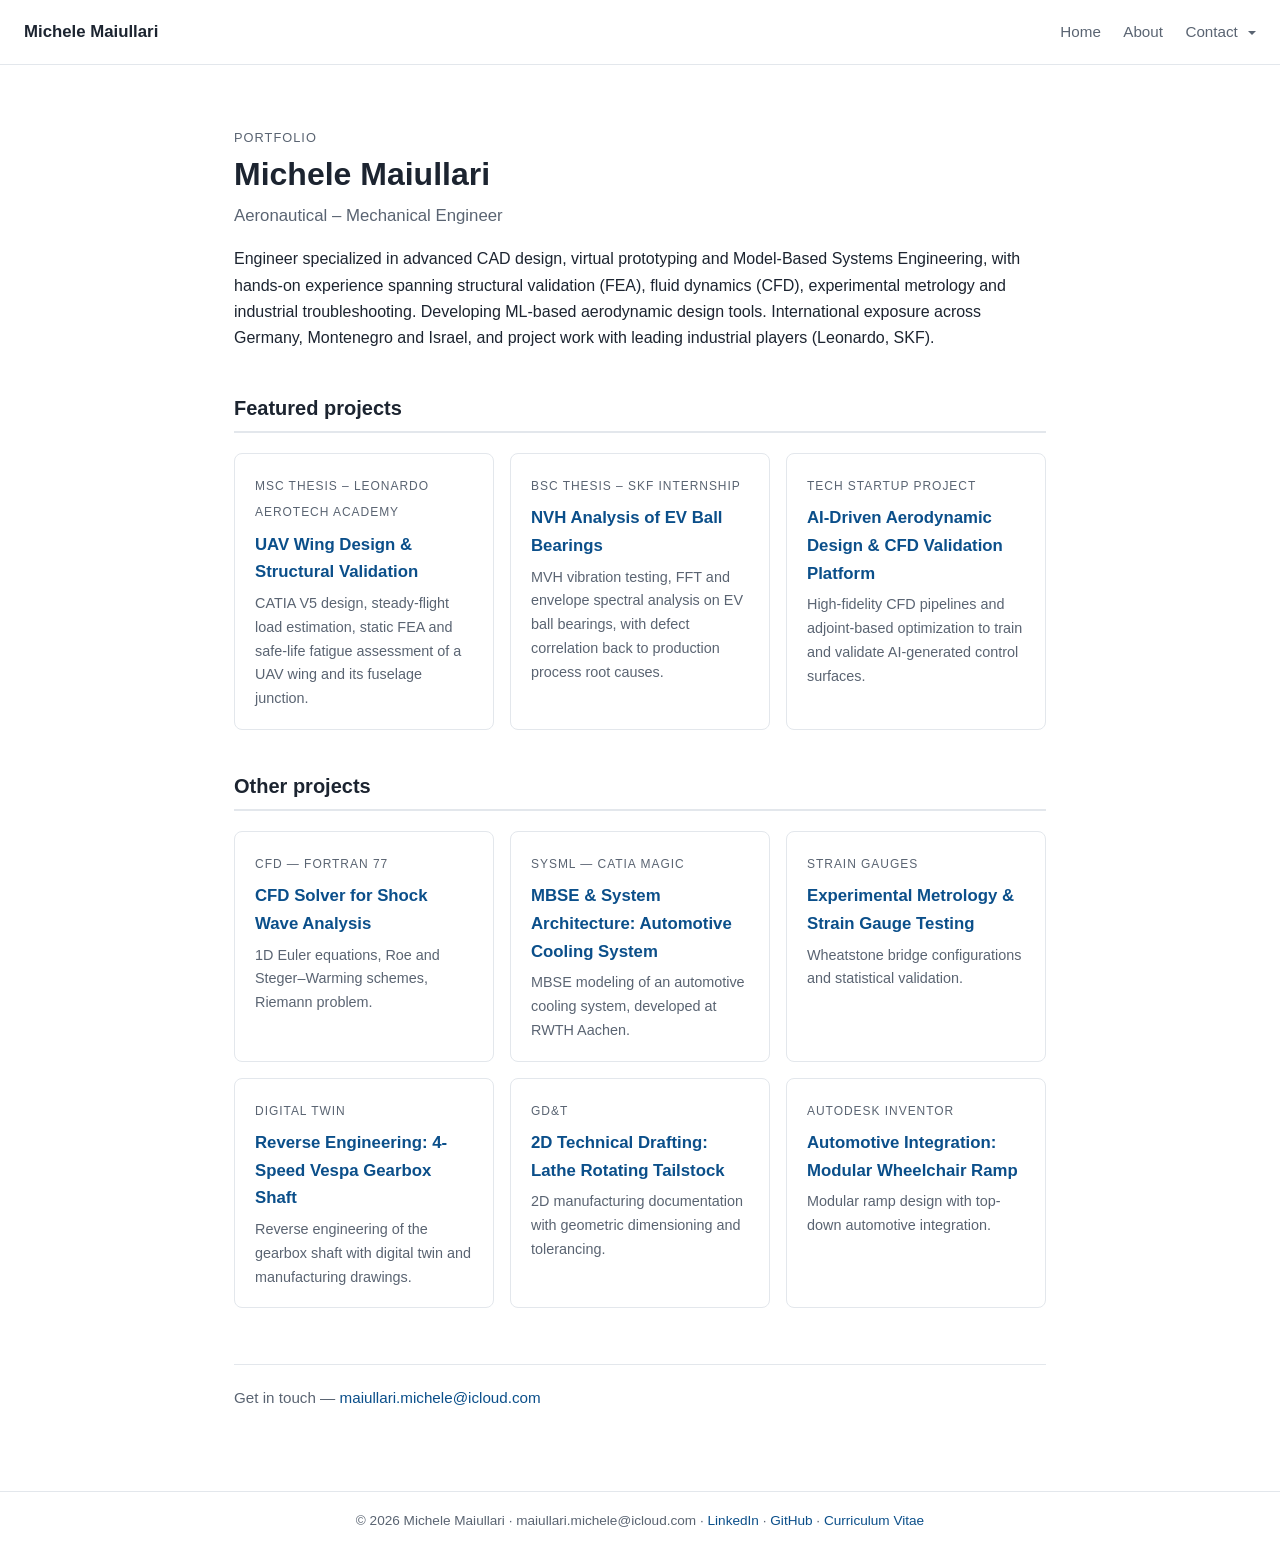
<file: index.html>
<!DOCTYPE html>
<html lang="en">
<head>
  <meta charset="UTF-8">
  <meta name="viewport" content="width=device-width, initial-scale=1.0">
  <meta name="description" content="Portfolio of Michele Maiullari, aeronautical-mechanical engineer: CAD, FEA, CFD, MBSE.">
  <title>Michele Maiullari — Aeronautical-Mechanical Engineer</title>
  <link rel="icon" type="image/svg+xml" href="assets/favicon.svg">
  <meta property="og:title" content="Michele Maiullari — Aeronautical-Mechanical Engineer">
  <meta property="og:description" content="Portfolio of Michele Maiullari, aeronautical-mechanical engineer: CAD, FEA, CFD, MBSE.">
  <meta property="og:type" content="website">
  <meta property="og:url" content="https://michelemaiullari.github.io/">
  <meta property="og:site_name" content="Michele Maiullari — Portfolio">
  <meta name="twitter:card" content="summary">
  <link rel="stylesheet" href="styles.css">

  <!-- Image lightbox (page-local block; to be moved into the shared stylesheet
       once approved site-wide). Click any content image to zoom it in place. -->
  <style>
    main img { cursor: zoom-in; }

    html.lb-lock,
    html.lb-lock body { overflow: hidden; }

    /* Uniform dark backdrop behind the enlarged image */
    .lb-overlay {
      position: fixed;
      inset: 0;
      z-index: 999999;
      display: flex;
      align-items: center;
      justify-content: center;
      background: rgba(0, 0, 0, .78);
      opacity: 0;
      transition: opacity .25s ease;
      -webkit-user-select: none;
      user-select: none;
    }
    .lb-overlay.lb-open { opacity: 1; }

    /* Frame that traces the image shape: ~3 mm white edge, rounded corners */
    .lb-frame {
      position: relative;
      box-sizing: content-box;
      border: 3mm solid #fff;
      border-radius: var(--lb-radius, 23px);
      background: #fff;
      overflow: hidden;
      line-height: 0;
      box-shadow: 0 24px 80px rgba(0, 0, 0, .5);
      will-change: transform;
    }
    .lb-frame img {
      display: block;
      width: auto;
      height: auto;
      max-width: calc(100vw - 6mm - 96px);
      max-height: calc(100vh - 6mm - 80px);
    }

    .lb-close {
      position: absolute;
      top: 18px;
      right: 18px;
      width: 46px;
      height: 46px;
      padding: 0;
      border: 1px solid rgba(255, 255, 255, .45);
      border-radius: 50%;
      background: rgba(0, 0, 0, .35);
      color: #fff;
      font: 500 26px/44px system-ui, sans-serif;
      text-align: center;
      cursor: pointer;
    }
    .lb-close:hover,
    .lb-close:focus-visible { background: rgba(0, 0, 0, .65); }

    @media (prefers-reduced-motion: reduce) {
      .lb-overlay { transition: none; }
      .lb-frame { transition: none !important; }
    }
  </style>
</head>
<body>

  <header class="site-header">
    <a class="site-title" href="index.html">Michele Maiullari</a>
    <nav>
      <a href="index.html">Home</a>
      <a href="about.html">About</a>
      <div class="nav-contact">
        <button class="nav-contact-toggle" type="button" aria-expanded="false" aria-controls="contact-menu">
          Contact
        </button>
        <div class="nav-contact-menu" id="contact-menu">
          <a href="https://www.linkedin.com/in/michelemaiullari/" target="_blank" rel="noopener">LinkedIn</a>
          <a href="https://github.com/michelemaiullari" target="_blank" rel="noopener">GitHub</a>
          <a href="mailto:maiullari.michele@icloud.com">Contact me</a>
        </div>
      </div>
    </nav>
  </header>

  <main>

    <p class="context-line">Portfolio</p>

    <h1>Michele Maiullari</h1>

    <p class="subtitle">
      Aeronautical &ndash; Mechanical Engineer
    </p>

    <p>
      Engineer specialized in advanced CAD design, virtual prototyping and
      Model-Based Systems Engineering, with hands-on experience spanning structural
      validation (FEA), fluid dynamics (CFD), experimental metrology and industrial
      troubleshooting. Developing ML-based aerodynamic design tools.
      International exposure across Germany, Montenegro and Israel,
      and project work with leading industrial players (Leonardo, SKF).
    </p>
  

    <h2>Featured projects</h2>
    <div class="cards">
      <a class="card" href="projects/uav-wing.html">
        <span class="card-tag">MSc Thesis &ndash; Leonardo AeroTech Academy</span>
        <h3>UAV Wing Design &amp; Structural Validation</h3>
        <p>CATIA V5 design, steady-flight load estimation, static FEA and safe-life fatigue assessment of a UAV wing and its fuselage junction.</p>
      </a>

      <a class="card" href="projects/skf-nvh.html">
        <span class="card-tag">BSc Thesis &ndash; SKF Internship</span>
        <h3>NVH Analysis of EV Ball Bearings</h3>
        <p>MVH vibration testing, FFT and envelope spectral analysis on EV ball bearings, with defect correlation back to production process root causes.</p>
      </a>
      
      <a class="card" href="projects/ai-cfd-platform.html">
        <span class="card-tag">Tech startup project</span>
        <h3>AI-Driven Aerodynamic Design &amp; CFD Validation Platform</h3>
        <p>High-fidelity CFD pipelines and adjoint-based optimization to train and validate AI-generated control surfaces.</p>
      </a>

      
    </div>

    <h2>Other projects</h2>
    <div class="cards">
      <a class="card" href="projects/cfd-shock-solver.html">
        <span class="card-tag">CFD &mdash; Fortran 77</span>
        <h3>CFD Solver for Shock Wave Analysis</h3>
        <p>1D Euler equations, Roe and Steger&ndash;Warming schemes, Riemann problem.</p>
      </a>
      <a class="card" href="projects/mbse-cooling-system.html">
        <span class="card-tag">SysML &mdash; CATIA Magic</span>
        <h3>MBSE &amp; System Architecture: Automotive Cooling System</h3>
        <p>MBSE modeling of an automotive cooling system, developed at RWTH Aachen.</p>
      </a>
     
      <a class="card" href="projects/strain-gauge-testing.html">
        <span class="card-tag">Strain gauges</span>
        <h3>Experimental Metrology &amp; Strain Gauge Testing</h3>
        <p>Wheatstone bridge configurations and statistical validation.</p>
      </a>
      <a class="card" href="projects/vespa-gearbox-re.html">
        <span class="card-tag">Digital twin</span>
        <h3>Reverse Engineering: 4-Speed Vespa Gearbox Shaft</h3>
        <p>Reverse engineering of the gearbox shaft with digital twin and manufacturing drawings.</p>
      </a>
      <a class="card" href="projects/lathe-tailstock-drafting.html">
        <span class="card-tag">GD&amp;T</span>
        <h3>2D Technical Drafting: Lathe Rotating Tailstock</h3>
        <p>2D manufacturing documentation with geometric dimensioning and tolerancing.</p>
      </a>
      <a class="card" href="projects/wheelchair-ramp.html">
        <span class="card-tag">Autodesk Inventor</span>
        <h3>Automotive Integration: Modular Wheelchair Ramp</h3>
        <p>Modular ramp design with top-down automotive integration.</p>
      </a>

    </div>

    <div class="contact-strip">
      Get in touch &mdash;
      <a href="mailto:maiullari.michele@icloud.com">maiullari.michele@icloud.com</a>
    </div>

  </main>

    <footer>
    &copy; 2026 Michele Maiullari &middot; maiullari.michele@icloud.com &middot;
    <a href="https://www.linkedin.com/in/michelemaiullari/" target="_blank" rel="noopener">LinkedIn</a> &middot;
    <a href="https://github.com/michelemaiullari" target="_blank" rel="noopener">GitHub</a> &middot;
    <a href="assets/CV_Michele_Maiullari.pdf" target="_blank" rel="noopener">Curriculum Vitae</a>
  </footer>


  <!-- Image lightbox behaviour (page-local block; to be moved to a shared asset
       once approved site-wide). No dependencies, no new tabs: the image zooms
       in place over a uniformly darkened page, inside a white ~3 mm frame with
       rounded corners matching the image, capped at native resolution so it
       stays sharp. Closes on backdrop click, close button or Escape. -->
  <script>
    (function () {
      'use strict';

      var FRAME_MM = 3;          /* white frame thickness (mm) */
      var PX_PER_MM = 96 / 25.4; /* CSS reference px per mm   */
      var OPEN_MS = 320;
      var CLOSE_MS = 240;

      var overlay = null, frame = null, big = null, source = null;

      function reducedMotion() {
        return window.matchMedia
          && window.matchMedia('(prefers-reduced-motion: reduce)').matches;
      }

      /* Same rounded shape as the clicked image: outer radius = image radius + frame */
      function frameRadius(img) {
        var r = parseFloat(getComputedStyle(img).borderTopLeftRadius);
        var inner = (r > 1) ? r : 12;
        return (inner + FRAME_MM * PX_PER_MM).toFixed(1) + 'px';
      }

      /* Never upscale past native resolution: the zoom stays sharp */
      function capToNative() {
        var nw = big.naturalWidth;
        if (nw && big.getBoundingClientRect().width > nw) {
          big.style.width = nw + 'px';
          big.style.height = 'auto';
        }
      }

      function open(img) {
        if (overlay) { return; }
        source = img;

        overlay = document.createElement('div');
        overlay.className = 'lb-overlay';
        overlay.setAttribute('role', 'dialog');
        overlay.setAttribute('aria-modal', 'true');
        overlay.setAttribute('aria-label', 'Image preview');

        frame = document.createElement('div');
        frame.className = 'lb-frame';
        frame.style.setProperty('--lb-radius', frameRadius(img));

        big = new Image();
        big.alt = img.alt || '';
        big.draggable = false;
        big.src = img.currentSrc || img.src;
        frame.appendChild(big);
        overlay.appendChild(frame);

        var closeBtn = document.createElement('button');
        closeBtn.type = 'button';
        closeBtn.className = 'lb-close';
        closeBtn.setAttribute('aria-label', 'Close image preview');
        closeBtn.innerHTML = '&times;';
        overlay.appendChild(closeBtn);

        document.body.appendChild(overlay);
        document.documentElement.classList.add('lb-lock');

        if (big.complete && big.naturalWidth) {
          start();
        } else {
          big.addEventListener('load', start, { once: true });
          big.addEventListener('error', start, { once: true });
        }
        closeBtn.focus();
      }

      function start() {
        capToNative();

        if (reducedMotion()) {
          overlay.classList.add('lb-open');
          return;
        }

        var first = source.getBoundingClientRect();
        var last = frame.getBoundingClientRect();
        if (first.width < 4 || last.width < 4) {
          overlay.classList.add('lb-open');
          return;
        }

        /* FLIP: begin exactly on the thumbnail, then zoom to the centred frame */
        var s = first.width / last.width;
        frame.style.transformOrigin = '0 0';
        frame.style.transform = 'translate(' + (first.left - last.left).toFixed(2) + 'px,'
                              + (first.top - last.top).toFixed(2) + 'px)'
                              + ' scale(' + s.toFixed(5) + ')';
        void overlay.getBoundingClientRect(); /* flush styles */
        overlay.classList.add('lb-open');
        frame.style.transition = 'transform ' + OPEN_MS + 'ms cubic-bezier(.22,.61,.36,1)';
        requestAnimationFrame(function () {
          requestAnimationFrame(function () { frame.style.transform = 'none'; });
        });
      }

      function close() {
        if (!overlay || overlay.classList.contains('lb-closing')) { return; }
        overlay.classList.add('lb-closing');
        overlay.classList.remove('lb-open');

        if (!reducedMotion() && source) {
          var first = source.getBoundingClientRect();
          var last = frame.getBoundingClientRect();
          if (first.width > 4 && last.width > 4) {
            var s = first.width / last.width;
            frame.style.transition = 'transform ' + CLOSE_MS + 'ms cubic-bezier(.4,0,.6,1)';
            frame.style.transform = 'translate(' + (first.left - last.left).toFixed(2) + 'px,'
                                  + (first.top - last.top).toFixed(2) + 'px)'
                                  + ' scale(' + s.toFixed(5) + ')';
          }
        }

        setTimeout(function () {
          overlay.remove();
          overlay = frame = big = source = null;
          document.documentElement.classList.remove('lb-lock');
        }, reducedMotion() ? 0 : 260);
      }

      document.addEventListener('click', function (e) {
        var img = e.target.closest ? e.target.closest('main img') : null;
        if (img && !img.closest('a')) {
          e.preventDefault();
          open(img);
          return;
        }
        if (overlay && (e.target === overlay
             || (e.target.closest && e.target.closest('.lb-close')))) {
          close();
        }
      });

      document.addEventListener('keydown', function (e) {
        if (e.key === 'Escape' && overlay) { close(); }
      });
    })();
  </script>
  <script>
  (function () {
    var box = document.querySelector('.nav-contact');
    var toggle = document.querySelector('.nav-contact-toggle');
    if (!box || !toggle) { return; }
    function setOpen(open) {
      box.classList.toggle('open', open);
      toggle.setAttribute('aria-expanded', open ? 'true' : 'false');
    }
    toggle.addEventListener('click', function (e) {
      e.preventDefault();
      e.stopPropagation();
      setOpen(!box.classList.contains('open'));
    });
    document.addEventListener('click', function (e) {
      if (!box.contains(e.target)) { setOpen(false); }
    });
    document.addEventListener('keydown', function (e) {
      if (e.key === 'Escape') {
        setOpen(false);
        toggle.blur();
      }
    });
    box.addEventListener('focusout', function (e) {
      if (box.contains(e.relatedTarget)) { return; }
      setOpen(false);
    });
    if (window.matchMedia && window.matchMedia('(hover: hover) and (pointer: fine)').matches) {
      box.addEventListener('mouseenter', function () { setOpen(true); });
      box.addEventListener('mouseleave', function () { setOpen(false); });
    }
  })();
  </script>
</body>
</html>
</file>
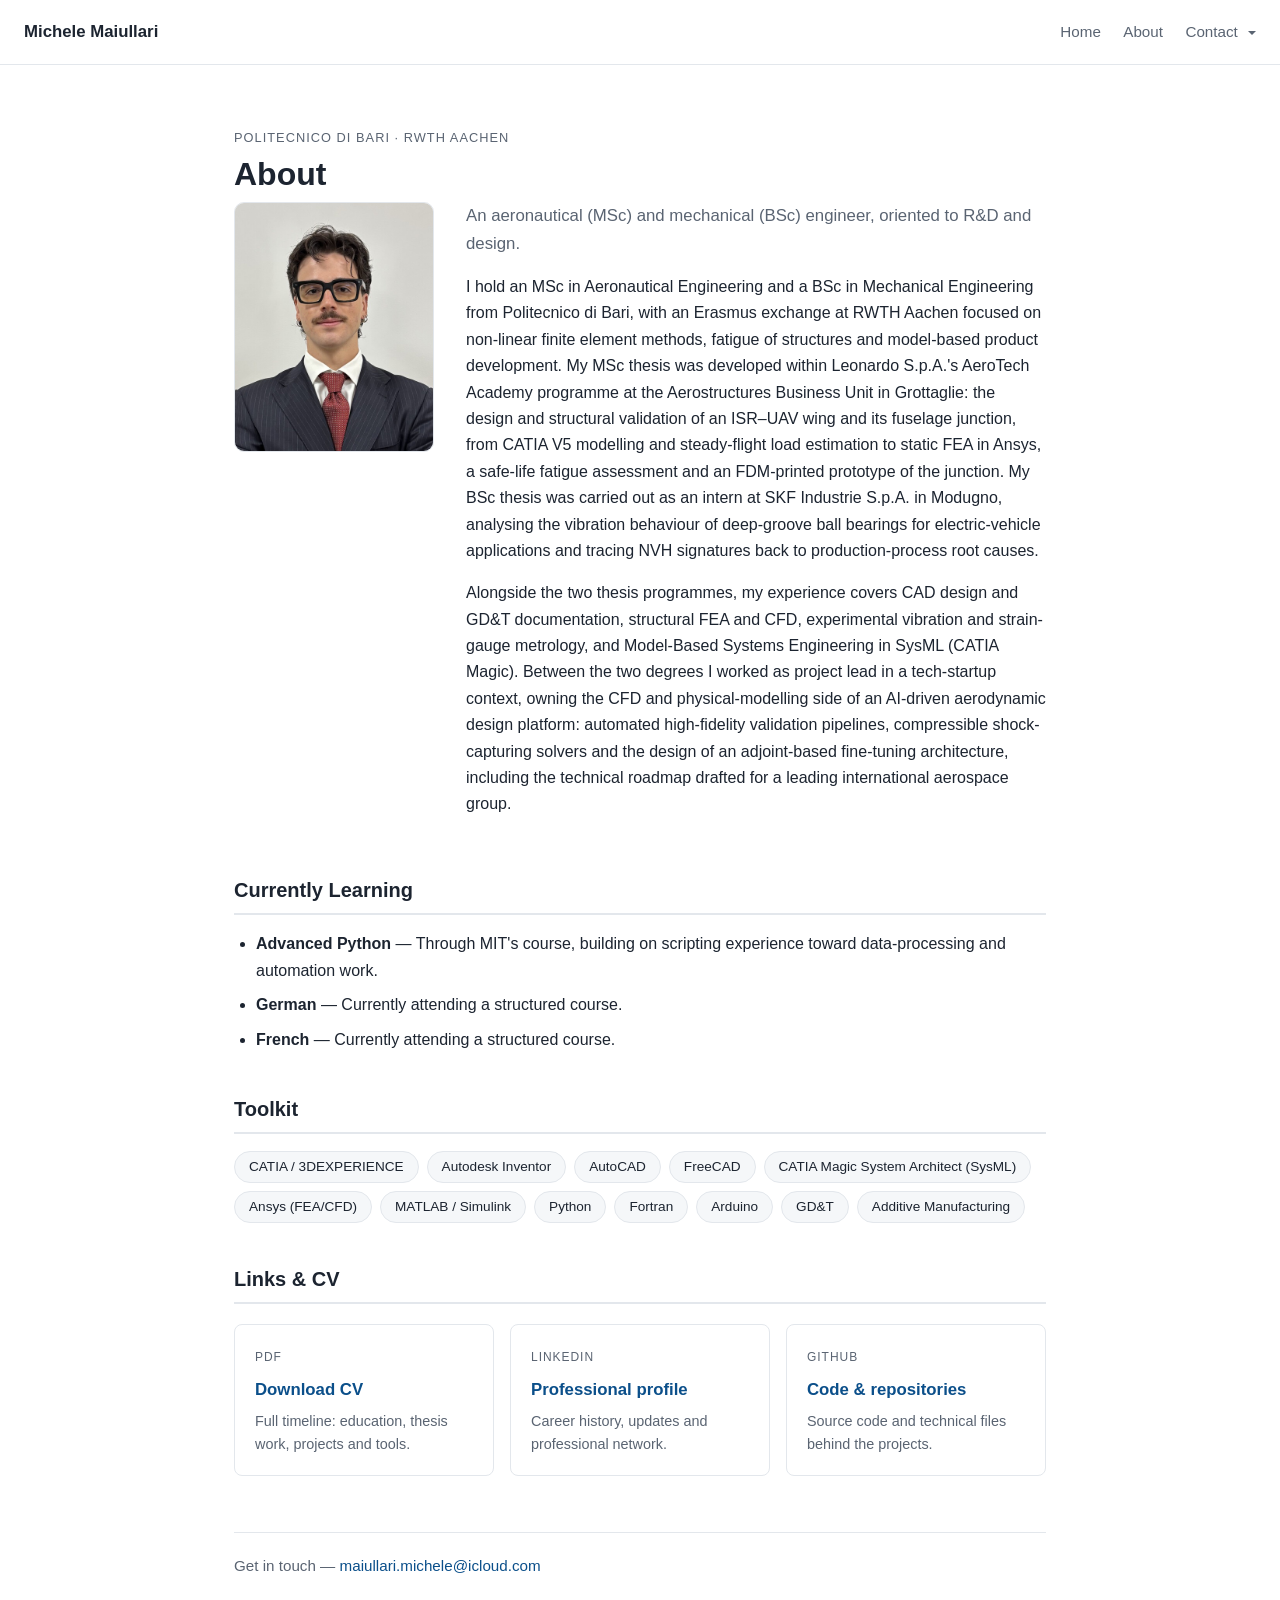
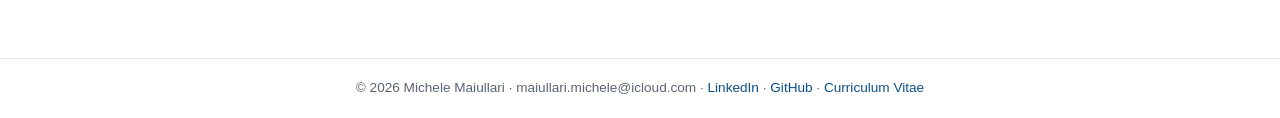
<file: about.html>
<!DOCTYPE html>
<html lang="en">
<head>
  <meta charset="UTF-8">
  <meta name="viewport" content="width=device-width, initial-scale=1.0">
  <meta name="description" content="About Michele Maiullari — aeronautical-mechanical engineer (MSc Politecnico di Bari, Erasmus RWTH Aachen). R&D, design and systems engineering, with a portfolio of verifiable project evidence.">
  <title>About — Michele Maiullari</title>
  <link rel="icon" type="image/svg+xml" href="assets/favicon.svg">
  <meta property="og:title" content="About — Michele Maiullari">
  <meta property="og:description" content="About Michele Maiullari — aeronautical-mechanical engineer (MSc Politecnico di Bari, Erasmus RWTH Aachen). R&D, design and systems engineering, with a portfolio of verifiable project evidence.">
  <meta property="og:type" content="website">
  <meta property="og:url" content="https://michelemaiullari.github.io/">
  <meta property="og:site_name" content="Michele Maiullari — Portfolio">
  <meta name="twitter:card" content="summary">
  <link rel="stylesheet" href="styles.css">

  <!-- Image lightbox (page-local block; to be moved into the shared stylesheet
       once approved site-wide). Click any content image to zoom it in place. -->
  <style>
    main img { cursor: zoom-in; }

    html.lb-lock,
    html.lb-lock body { overflow: hidden; }

    /* Uniform dark backdrop behind the enlarged image */
    .lb-overlay {
      position: fixed;
      inset: 0;
      z-index: 999999;
      display: flex;
      align-items: center;
      justify-content: center;
      background: rgba(0, 0, 0, .78);
      opacity: 0;
      transition: opacity .25s ease;
      -webkit-user-select: none;
      user-select: none;
    }
    .lb-overlay.lb-open { opacity: 1; }

    /* Frame that traces the image shape: ~3 mm white edge, rounded corners */
    .lb-frame {
      position: relative;
      box-sizing: content-box;
      border: 3mm solid #fff;
      border-radius: var(--lb-radius, 23px);
      background: #fff;
      overflow: hidden;
      line-height: 0;
      box-shadow: 0 24px 80px rgba(0, 0, 0, .5);
      will-change: transform;
    }
    .lb-frame img {
      display: block;
      width: auto;
      height: auto;
      max-width: calc(100vw - 6mm - 96px);
      max-height: calc(100vh - 6mm - 80px);
    }

    .lb-close {
      position: absolute;
      top: 18px;
      right: 18px;
      width: 46px;
      height: 46px;
      padding: 0;
      border: 1px solid rgba(255, 255, 255, .45);
      border-radius: 50%;
      background: rgba(0, 0, 0, .35);
      color: #fff;
      font: 500 26px/44px system-ui, sans-serif;
      text-align: center;
      cursor: pointer;
    }
    .lb-close:hover,
    .lb-close:focus-visible { background: rgba(0, 0, 0, .65); }

    @media (prefers-reduced-motion: reduce) {
      .lb-overlay { transition: none; }
      .lb-frame { transition: none !important; }
    }
  </style>
</head>
<body>

  <header class="site-header">
    <a class="site-title" href="index.html">Michele Maiullari</a>
    <nav>
      <a href="index.html">Home</a>
      <a href="about.html">About</a>
      <div class="nav-contact">
        <button class="nav-contact-toggle" type="button" aria-expanded="false" aria-controls="contact-menu">
          Contact
        </button>
        <div class="nav-contact-menu" id="contact-menu">
          <a href="https://www.linkedin.com/in/michelemaiullari/" target="_blank" rel="noopener">LinkedIn</a>
          <a href="https://github.com/michelemaiullari" target="_blank" rel="noopener">GitHub</a>
          <a href="mailto:maiullari.michele@icloud.com">Contact me</a>
        </div>
      </div>
    </nav>
  </header>

  <main>

    <p class="context-line">Politecnico di Bari &middot; RWTH Aachen</p>

    <h1>About</h1>

    <div class="about-head">
      <img class="portrait" src="assets/profile.jpg"
           alt="Portrait of Michele Maiullari" width="420" height="520">
      <div class="about-intro">
<p class="subtitle">
      An aeronautical (MSc) and mechanical (BSc) engineer, oriented to R&amp;D and design.
    </p>

    <p>
          I hold an MSc in Aeronautical Engineering and a BSc in Mechanical
          Engineering from Politecnico di Bari, with an Erasmus exchange at
          RWTH Aachen focused on non-linear finite element methods, fatigue
          of structures and model-based product development. My MSc thesis
          was developed within Leonardo S.p.A.'s AeroTech Academy programme
          at the Aerostructures Business Unit in Grottaglie: the design and
          structural validation of an ISR&ndash;UAV wing and its fuselage
          junction, from CATIA V5 modelling and steady-flight load
          estimation to static FEA in Ansys, a safe-life fatigue assessment
          and an FDM-printed prototype of the junction. My BSc thesis was
          carried out as an intern at SKF Industrie S.p.A. in Modugno,
          analysing the vibration behaviour of deep-groove ball bearings
          for electric-vehicle applications and tracing NVH signatures back
          to production-process root causes.
        </p>

        <p>
          Alongside the two thesis programmes, my experience covers CAD
          design and GD&amp;T documentation, structural FEA and CFD,
          experimental vibration and strain-gauge metrology, and
          Model-Based Systems Engineering in SysML (CATIA Magic). Between
          the two degrees I worked as project lead in a tech-startup
          context, owning the CFD and physical-modelling side of an
          AI-driven aerodynamic design platform: automated high-fidelity
          validation pipelines, compressible shock-capturing solvers and
          the design of an adjoint-based fine-tuning architecture,
          including the technical roadmap drafted for a leading
          international aerospace group.
      </div>
    </div>

    <h2>Currently Learning</h2>

    <ul>
      <li>
        <strong>Advanced Python</strong> &mdash;
        Through MIT's course, building on scripting experience toward
        data-processing and automation work.
      </li>
      <li>
        <strong>German</strong> &mdash; Currently attending a structured course.
      </li>

      <li>
        <strong>French</strong> &mdash; Currently attending a structured course.
      </li>
    </ul>

    <h2>Toolkit</h2>
    <div class="skills">
      <span>CATIA / 3DEXPERIENCE</span>
      <span>Autodesk Inventor</span>
      <span>AutoCAD</span>
      <span>FreeCAD</span>
      <span>CATIA Magic System Architect (SysML)</span>
      <span>Ansys (FEA/CFD)</span>
      <span>MATLAB / Simulink</span>
      <span>Python</span>
      <span>Fortran</span>
      <span>Arduino</span>
      <span>GD&amp;T</span>
      <span>Additive Manufacturing</span>
    </div>

    <h2>Links &amp; CV</h2>
    <div class="cards">
      <a class="card" href="assets/CV_Michele_Maiullari.pdf" target="_blank" rel="noopener">
        <span class="card-tag">PDF</span>
        <h3>Download CV</h3>
        <p>Full timeline: education, thesis work, projects and tools.</p>
      </a>
      <a class="card" href="https://www.linkedin.com/in/michelemaiullari/" target="_blank" rel="noopener">
        <span class="card-tag">LinkedIn</span>
        <h3>Professional profile</h3>
        <p>Career history, updates and professional network.</p>
      </a>
      <a class="card" href="https://github.com/michelemaiullari" target="_blank" rel="noopener">
        <span class="card-tag">GitHub</span>
        <h3>Code &amp; repositories</h3>
        <p>Source code and technical files behind the projects.</p>
      </a>
    </div>

    <div class="contact-strip">
      Get in touch &mdash;
      <a href="mailto:maiullari.michele@icloud.com">maiullari.michele@icloud.com</a>
    </div>

  </main>

    <footer>
    &copy; 2026 Michele Maiullari &middot; maiullari.michele@icloud.com &middot;
    <a href="https://www.linkedin.com/in/michelemaiullari/" target="_blank" rel="noopener">LinkedIn</a> &middot;
    <a href="https://github.com/michelemaiullari" target="_blank" rel="noopener">GitHub</a> &middot;
    <a href="assets/CV_Michele_Maiullari.pdf" target="_blank" rel="noopener">Curriculum Vitae</a>
  </footer>


  <!-- Image lightbox behaviour (page-local block; to be moved to a shared asset
       once approved site-wide). No dependencies, no new tabs: the image zooms
       in place over a uniformly darkened page, inside a white ~3 mm frame with
       rounded corners matching the image, capped at native resolution so it
       stays sharp. Closes on backdrop click, close button or Escape. -->
  <script>
    (function () {
      'use strict';

      var FRAME_MM = 3;          /* white frame thickness (mm) */
      var PX_PER_MM = 96 / 25.4; /* CSS reference px per mm   */
      var OPEN_MS = 320;
      var CLOSE_MS = 240;

      var overlay = null, frame = null, big = null, source = null;

      function reducedMotion() {
        return window.matchMedia
          && window.matchMedia('(prefers-reduced-motion: reduce)').matches;
      }

      /* Same rounded shape as the clicked image: outer radius = image radius + frame */
      function frameRadius(img) {
        var r = parseFloat(getComputedStyle(img).borderTopLeftRadius);
        var inner = (r > 1) ? r : 12;
        return (inner + FRAME_MM * PX_PER_MM).toFixed(1) + 'px';
      }

      /* Never upscale past native resolution: the zoom stays sharp */
      function capToNative() {
        var nw = big.naturalWidth;
        if (nw && big.getBoundingClientRect().width > nw) {
          big.style.width = nw + 'px';
          big.style.height = 'auto';
        }
      }

      function open(img) {
        if (overlay) { return; }
        source = img;

        overlay = document.createElement('div');
        overlay.className = 'lb-overlay';
        overlay.setAttribute('role', 'dialog');
        overlay.setAttribute('aria-modal', 'true');
        overlay.setAttribute('aria-label', 'Image preview');

        frame = document.createElement('div');
        frame.className = 'lb-frame';
        frame.style.setProperty('--lb-radius', frameRadius(img));

        big = new Image();
        big.alt = img.alt || '';
        big.draggable = false;
        big.src = img.currentSrc || img.src;
        frame.appendChild(big);
        overlay.appendChild(frame);

        var closeBtn = document.createElement('button');
        closeBtn.type = 'button';
        closeBtn.className = 'lb-close';
        closeBtn.setAttribute('aria-label', 'Close image preview');
        closeBtn.innerHTML = '&times;';
        overlay.appendChild(closeBtn);

        document.body.appendChild(overlay);
        document.documentElement.classList.add('lb-lock');

        if (big.complete && big.naturalWidth) {
          start();
        } else {
          big.addEventListener('load', start, { once: true });
          big.addEventListener('error', start, { once: true });
        }
        closeBtn.focus();
      }

      function start() {
        capToNative();

        if (reducedMotion()) {
          overlay.classList.add('lb-open');
          return;
        }

        var first = source.getBoundingClientRect();
        var last = frame.getBoundingClientRect();
        if (first.width < 4 || last.width < 4) {
          overlay.classList.add('lb-open');
          return;
        }

        /* FLIP: begin exactly on the thumbnail, then zoom to the centred frame */
        var s = first.width / last.width;
        frame.style.transformOrigin = '0 0';
        frame.style.transform = 'translate(' + (first.left - last.left).toFixed(2) + 'px,'
                              + (first.top - last.top).toFixed(2) + 'px)'
                              + ' scale(' + s.toFixed(5) + ')';
        void overlay.getBoundingClientRect(); /* flush styles */
        overlay.classList.add('lb-open');
        frame.style.transition = 'transform ' + OPEN_MS + 'ms cubic-bezier(.22,.61,.36,1)';
        requestAnimationFrame(function () {
          requestAnimationFrame(function () { frame.style.transform = 'none'; });
        });
      }

      function close() {
        if (!overlay || overlay.classList.contains('lb-closing')) { return; }
        overlay.classList.add('lb-closing');
        overlay.classList.remove('lb-open');

        if (!reducedMotion() && source) {
          var first = source.getBoundingClientRect();
          var last = frame.getBoundingClientRect();
          if (first.width > 4 && last.width > 4) {
            var s = first.width / last.width;
            frame.style.transition = 'transform ' + CLOSE_MS + 'ms cubic-bezier(.4,0,.6,1)';
            frame.style.transform = 'translate(' + (first.left - last.left).toFixed(2) + 'px,'
                                  + (first.top - last.top).toFixed(2) + 'px)'
                                  + ' scale(' + s.toFixed(5) + ')';
          }
        }

        setTimeout(function () {
          overlay.remove();
          overlay = frame = big = source = null;
          document.documentElement.classList.remove('lb-lock');
        }, reducedMotion() ? 0 : 260);
      }

      document.addEventListener('click', function (e) {
        var img = e.target.closest ? e.target.closest('main img') : null;
        if (img && !img.closest('a')) {
          e.preventDefault();
          open(img);
          return;
        }
        if (overlay && (e.target === overlay
             || (e.target.closest && e.target.closest('.lb-close')))) {
          close();
        }
      });

      document.addEventListener('keydown', function (e) {
        if (e.key === 'Escape' && overlay) { close(); }
      });
    })();
  </script>
  <script>
  (function () {
    var box = document.querySelector('.nav-contact');
    var toggle = document.querySelector('.nav-contact-toggle');
    if (!box || !toggle) { return; }
    function setOpen(open) {
      box.classList.toggle('open', open);
      toggle.setAttribute('aria-expanded', open ? 'true' : 'false');
    }
    toggle.addEventListener('click', function (e) {
      e.preventDefault();
      e.stopPropagation();
      setOpen(!box.classList.contains('open'));
    });
    document.addEventListener('click', function (e) {
      if (!box.contains(e.target)) { setOpen(false); }
    });
    document.addEventListener('keydown', function (e) {
      if (e.key === 'Escape') {
        setOpen(false);
        toggle.blur();
      }
    });
    box.addEventListener('focusout', function (e) {
      if (box.contains(e.relatedTarget)) { return; }
      setOpen(false);
    });
    if (window.matchMedia && window.matchMedia('(hover: hover) and (pointer: fine)').matches) {
      box.addEventListener('mouseenter', function () { setOpen(true); });
      box.addEventListener('mouseleave', function () { setOpen(false); });
    }
  })();
  </script>
</body>
</html>
</file>
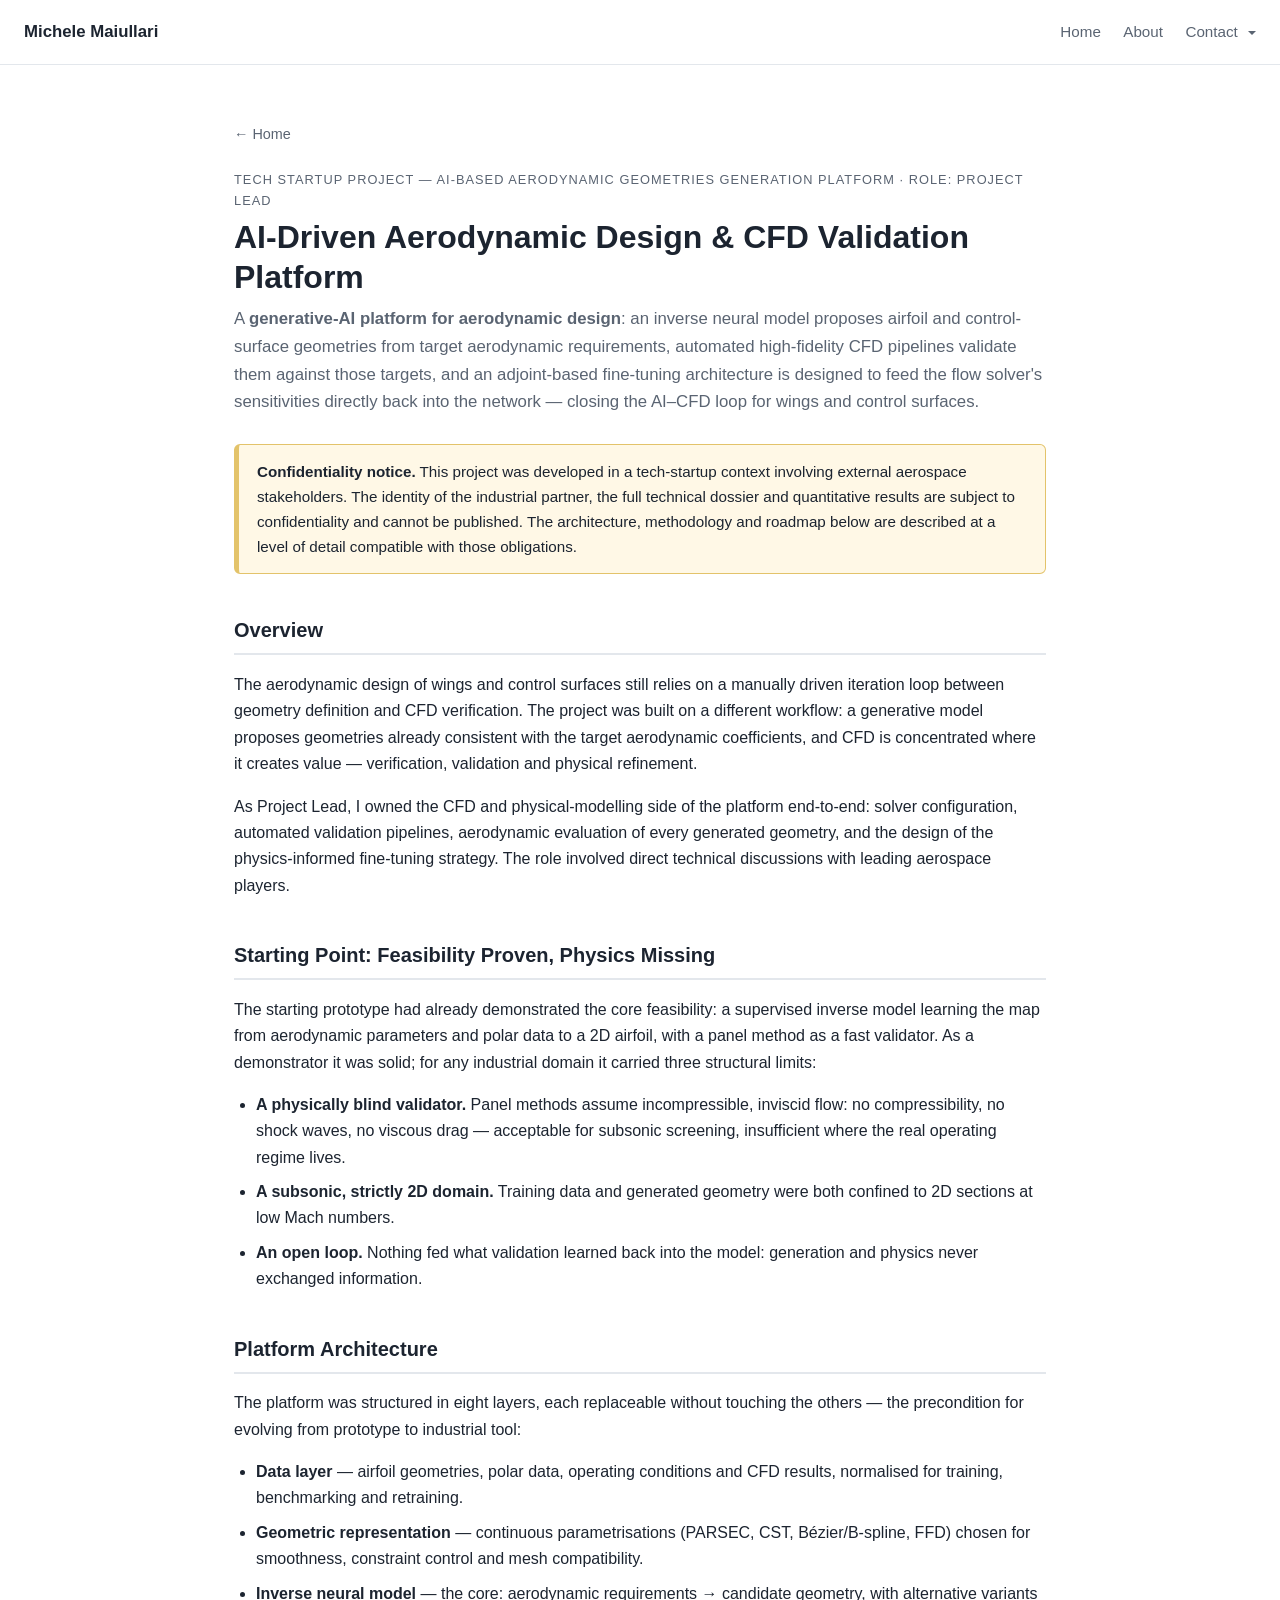
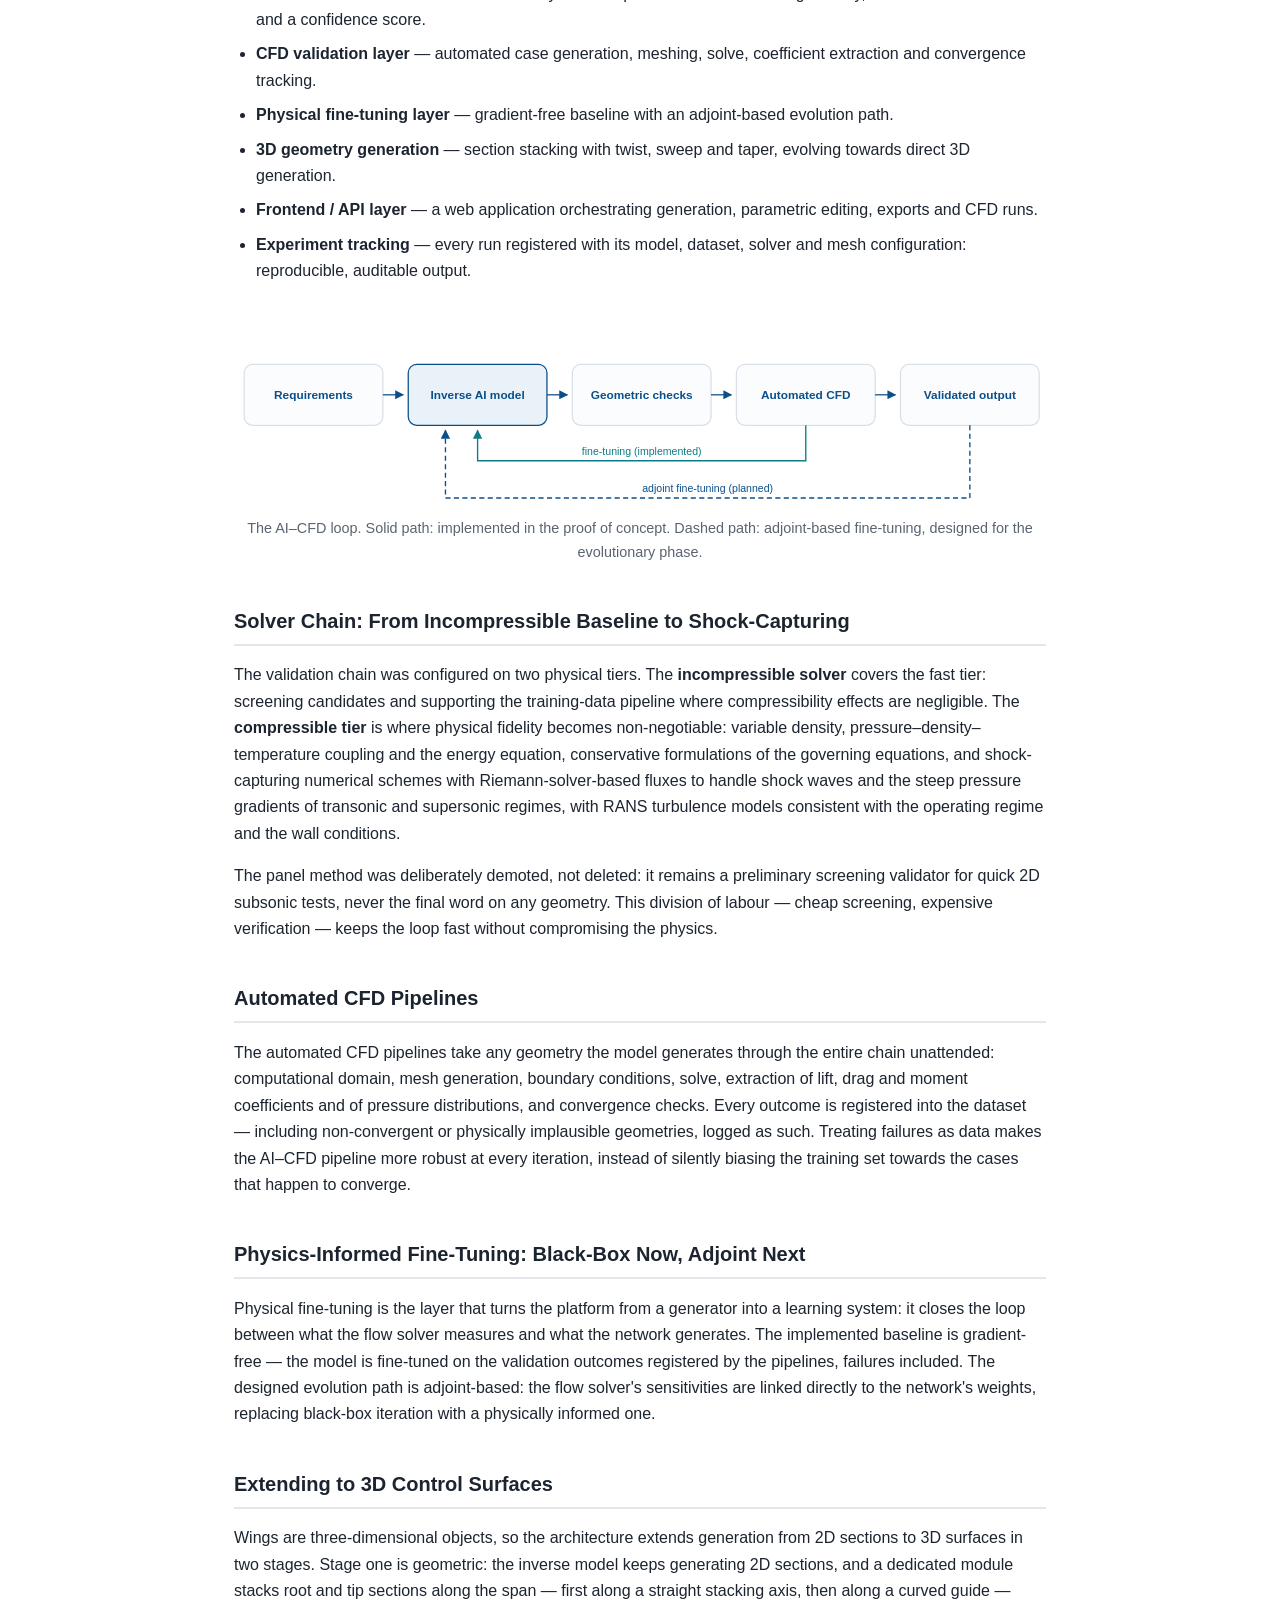
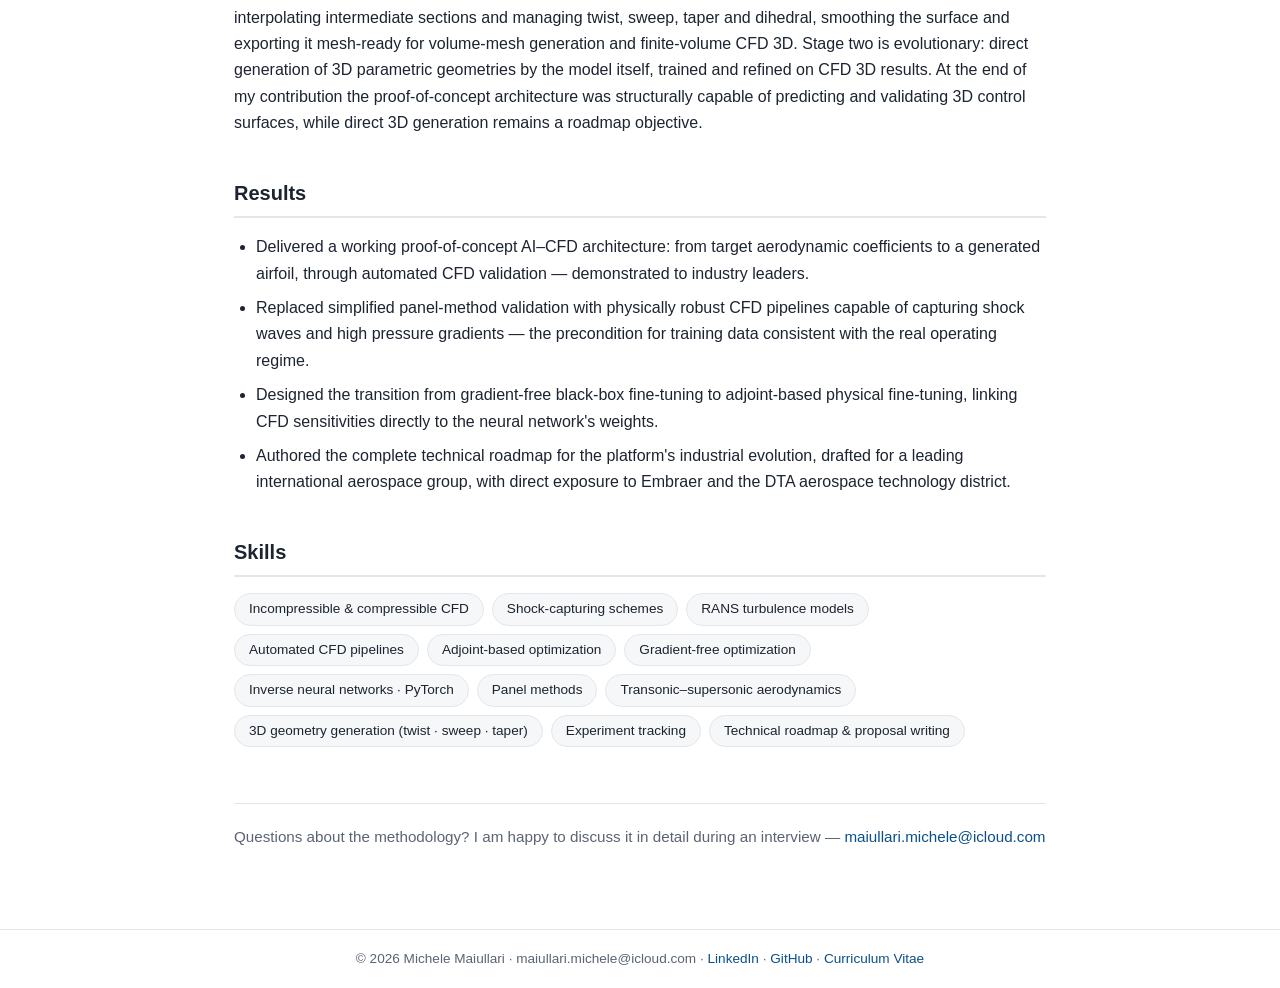
<file: projects/ai-cfd-platform.html>
<!DOCTYPE html>
<html lang="en">
<head>
  <meta charset="UTF-8">
  <meta name="viewport" content="width=device-width, initial-scale=1.0">
  <meta name="description" content="Tech startup project: inverse generative-AI model coupled with automated high-fidelity CFD validation — from panel methods to compressible shock-capturing solvers, with a physics-informed fine-tuning loop for wings and control surfaces.">
  <title>AI-Driven Aerodynamic Design &amp; CFD Validation Platform — Michele Maiullari</title>
  <link rel="icon" type="image/svg+xml" href="../assets/favicon.svg">
  <meta property="og:title" content="AI-Driven Aerodynamic Design &amp; CFD Validation Platform — Michele Maiullari">
  <meta property="og:description" content="AI-driven aerodynamic design platform: automated CFD validation pipelines and physics-informed fine-tuning for generated wings and control surfaces.">
  <meta property="og:type" content="website">
  <meta property="og:url" content="https://michelemaiullari.github.io/../">
  <meta property="og:site_name" content="Michele Maiullari — Portfolio">
  <meta name="twitter:card" content="summary">
  <link rel="stylesheet" href="../styles.css">
</head>
<body>

  <header class="site-header">
    <a class="site-title" href="../index.html">Michele Maiullari</a>
    <nav>
      <a href="../index.html">Home</a>
      <a href="../about.html">About</a>
      <div class="nav-contact">
        <button class="nav-contact-toggle" type="button" aria-expanded="false" aria-controls="contact-menu">
          Contact
        </button>
        <div class="nav-contact-menu" id="contact-menu">
          <a href="https://www.linkedin.com/in/michelemaiullari/" target="_blank" rel="noopener">LinkedIn</a>
          <a href="https://github.com/michelemaiullari" target="_blank" rel="noopener">GitHub</a>
          <a href="mailto:maiullari.michele@icloud.com">Contact me</a>
        </div>
      </div>
    </nav>
  </header>

  <main>

    <p class="breadcrumb"><a href="../index.html">&larr; Home</a></p>

    <p class="context-line">Tech Startup Project &mdash; AI-Based Aerodynamic Geometries Generation Platform &middot; Role: Project Lead</p>

    <h1>AI-Driven Aerodynamic Design &amp; CFD Validation Platform</h1>

    <p class="subtitle">
      A <strong>generative-AI platform for aerodynamic design</strong>: an inverse
      neural model proposes airfoil and control-surface geometries from target
      aerodynamic requirements, automated high-fidelity CFD pipelines validate them
      against those targets, and an adjoint-based fine-tuning architecture is
      designed to feed the flow solver's sensitivities directly back into the
      network &mdash; closing the AI&ndash;CFD loop for wings and control surfaces.
    </p>

    <div class="nda-banner">
      <strong>Confidentiality notice.</strong>
      This project was developed in a tech-startup context involving external
      aerospace stakeholders. The identity of the industrial partner, the full
      technical dossier and quantitative results are subject to confidentiality
      and cannot be published. The architecture, methodology and roadmap below are
      described at a level of detail compatible with those obligations.
    </div>

    <h2>Overview</h2>
    <p>
      The aerodynamic design of wings and control surfaces still relies on a
      manually driven iteration loop between geometry definition and CFD
      verification. The project was built on a different workflow: a generative
      model proposes geometries already consistent with the target aerodynamic
      coefficients, and CFD is concentrated where it creates value &mdash;
      verification, validation and physical refinement.
    </p>
    <p>
      As Project Lead, I owned the CFD and physical-modelling side of the platform
      end-to-end: solver configuration, automated validation pipelines, aerodynamic
      evaluation of every generated geometry, and the design of the physics-informed
      fine-tuning strategy. The role involved direct technical discussions with
      leading aerospace players.
    </p>

    <h2>Starting Point: Feasibility Proven, Physics Missing</h2>
    <p>
      The starting prototype had already demonstrated the core feasibility: a
      supervised inverse model learning the map from aerodynamic parameters and
      polar data to a 2D airfoil, with a panel method as a fast validator. As a
      demonstrator it was solid; for any industrial domain it carried three
      structural limits:
    </p>
    <ul>
      <li><strong>A physically blind validator.</strong> Panel methods assume incompressible, inviscid flow: no compressibility, no shock waves, no viscous drag &mdash; acceptable for subsonic screening, insufficient where the real operating regime lives.</li>
      <li><strong>A subsonic, strictly 2D domain.</strong> Training data and generated geometry were both confined to 2D sections at low Mach numbers.</li>
      <li><strong>An open loop.</strong> Nothing fed what validation learned back into the model: generation and physics never exchanged information.</li>
    </ul>

    <h2>Platform Architecture</h2>
    <p>
      The platform was structured in eight layers, each replaceable without
      touching the others &mdash; the precondition for evolving from prototype to
      industrial tool:
    </p>
    <ul>
      <li><strong>Data layer</strong> &mdash; airfoil geometries, polar data, operating conditions and CFD results, normalised for training, benchmarking and retraining.</li>
      <li><strong>Geometric representation</strong> &mdash; continuous parametrisations (PARSEC, CST, B&eacute;zier/B-spline, FFD) chosen for smoothness, constraint control and mesh compatibility.</li>
      <li><strong>Inverse neural model</strong> &mdash; the core: aerodynamic requirements &rarr; candidate geometry, with alternative variants and a confidence score.</li>
      <li><strong>CFD validation layer</strong> &mdash; automated case generation, meshing, solve, coefficient extraction and convergence tracking.</li>
      <li><strong>Physical fine-tuning layer</strong> &mdash; gradient-free baseline with an adjoint-based evolution path.</li>
      <li><strong>3D geometry generation</strong> &mdash; section stacking with twist, sweep and taper, evolving towards direct 3D generation.</li>
      <li><strong>Frontend / API layer</strong> &mdash; a web application orchestrating generation, parametric editing, exports and CFD runs.</li>
      <li><strong>Experiment tracking</strong> &mdash; every run registered with its model, dataset, solver and mesh configuration: reproducible, auditable output.</li>
    </ul>

    <figure style="margin: 2rem 0;">
      <svg viewBox="0 0 960 228" width="100%" role="img"
           aria-label="AI-CFD loop: requirements, inverse AI model, geometric checks, automated CFD and validated output, with physical fine-tuning return paths"
           style="font-family: inherit; display: block;">
        <defs>
          <marker id="arr-flow" viewBox="0 0 10 10" refX="9" refY="5"
                  markerWidth="7" markerHeight="7" orient="auto">
            <path d="M0,0 L10,5 L0,10 z" fill="#0b4f8a"/>
          </marker>
          <marker id="arr-teal" viewBox="0 0 10 10" refX="9" refY="5"
                  markerWidth="7" markerHeight="7" orient="auto">
            <path d="M0,0 L10,5 L0,10 z" fill="#0e7c86"/>
          </marker>
          <marker id="arr-navy" viewBox="0 0 10 10" refX="9" refY="5"
                  markerWidth="7" markerHeight="7" orient="auto">
            <path d="M0,0 L10,5 L0,10 z" fill="#0b4f8a"/>
          </marker>
        </defs>

        <!-- boxes -->
        <rect x="12"  y="56" width="164" height="72" rx="10" fill="#fbfcfe" stroke="#d9dfe7" stroke-width="1.5"/>
        <rect x="206" y="56" width="164" height="72" rx="10" fill="#eaf2f9" stroke="#0b4f8a" stroke-width="1.5"/>
        <rect x="400" y="56" width="164" height="72" rx="10" fill="#fbfcfe" stroke="#d9dfe7" stroke-width="1.5"/>
        <rect x="594" y="56" width="164" height="72" rx="10" fill="#fbfcfe" stroke="#d9dfe7" stroke-width="1.5"/>
        <rect x="788" y="56" width="164" height="72" rx="10" fill="#fbfcfe" stroke="#d9dfe7" stroke-width="1.5"/>

        <!-- flow arrows -->
        <line x1="176" y1="92" x2="200" y2="92" stroke="#0b4f8a" stroke-width="1.5" marker-end="url(#arr-flow)"/>
        <line x1="370" y1="92" x2="394" y2="92" stroke="#0b4f8a" stroke-width="1.5" marker-end="url(#arr-flow)"/>
        <line x1="564" y1="92" x2="588" y2="92" stroke="#0b4f8a" stroke-width="1.5" marker-end="url(#arr-flow)"/>
        <line x1="758" y1="92" x2="782" y2="92" stroke="#0b4f8a" stroke-width="1.5" marker-end="url(#arr-flow)"/>

        <!-- box titles -->
        <text x="94"  y="97" text-anchor="middle" font-size="14" font-weight="700" fill="#0b4f8a">Requirements</text>
        <text x="288" y="97" text-anchor="middle" font-size="14" font-weight="700" fill="#0b4f8a">Inverse AI model</text>
        <text x="482" y="97" text-anchor="middle" font-size="14" font-weight="700" fill="#0b4f8a">Geometric checks</text>
        <text x="676" y="97" text-anchor="middle" font-size="14" font-weight="700" fill="#0b4f8a">Automated CFD</text>
        <text x="870" y="97" text-anchor="middle" font-size="14" font-weight="700" fill="#0b4f8a">Validated output</text>

        <!-- return loop: implemented -->
        <path d="M 676 128 V 170 H 288 V 134" fill="none" stroke="#0e7c86"
              stroke-width="1.6" marker-end="url(#arr-teal)"/>
        <text x="482" y="163" text-anchor="middle" font-size="12.5" fill="#0e7c86">
          fine-tuning (implemented)</text>

        <!-- return loop: planned -->
        <path d="M 870 128 V 214 H 250 V 134" fill="none" stroke="#0b4f8a"
              stroke-width="1.6" stroke-dasharray="6 4" marker-end="url(#arr-navy)"/>
        <text x="560" y="207" text-anchor="middle" font-size="12.5" fill="#0b4f8a">
          adjoint fine-tuning (planned)</text>
      </svg>
      <figcaption style="text-align: center; font-size: 0.9rem; color: #5a6472; margin-top: 8px;">
        The AI&ndash;CFD loop. Solid path: implemented in the proof of concept.
        Dashed path: adjoint-based fine-tuning, designed for the evolutionary phase.
      </figcaption>
    </figure>

    <h2>Solver Chain: From Incompressible Baseline to Shock-Capturing</h2>
    <p>
      The validation chain was configured on two physical tiers. The
      <strong>incompressible solver</strong> covers the fast tier: screening
      candidates and supporting the training-data pipeline where compressibility
      effects are negligible. The <strong>compressible tier</strong> is where
      physical fidelity becomes non-negotiable: variable density,
      pressure&ndash;density&ndash;temperature coupling and the energy equation,
      conservative formulations of the governing equations, and shock-capturing
      numerical schemes with Riemann-solver-based fluxes to handle shock waves and
      the steep pressure gradients of transonic and supersonic regimes, with RANS
      turbulence models consistent with the operating regime and the wall
      conditions.
    </p>
    <p>
      The panel method was deliberately demoted, not deleted: it remains a
      preliminary screening validator for quick 2D subsonic tests, never the final
      word on any geometry. This division of labour &mdash; cheap screening,
      expensive verification &mdash; keeps the loop fast without compromising the
      physics.
    </p>

    <h2>Automated CFD Pipelines</h2>
    <p>
      The automated CFD pipelines take any geometry the model generates through the
      entire chain unattended: computational domain, mesh generation, boundary
      conditions, solve, extraction of lift, drag and moment coefficients and of
      pressure distributions, and convergence checks. Every outcome is registered
      into the dataset &mdash; including non-convergent or physically implausible
      geometries, logged as such. Treating failures as data makes the AI&ndash;CFD
      pipeline more robust at every iteration, instead of silently biasing the
      training set towards the cases that happen to converge.
    </p>

    <h2>Physics-Informed Fine-Tuning: Black-Box Now, Adjoint Next</h2>
    <p>
      Physical fine-tuning is the layer that turns the platform from a generator
      into a learning system: it closes the loop between what the flow solver
      measures and what the network generates. The implemented baseline is
      gradient-free &mdash; the model is fine-tuned on the validation outcomes
      registered by the pipelines, failures included. The designed evolution path
      is adjoint-based: the flow solver's sensitivities are linked directly to the
      network's weights, replacing black-box iteration with a physically informed
      one.
    </p>

    <h2>Extending to 3D Control Surfaces</h2>
    <p>
      Wings are three-dimensional objects, so the architecture extends generation
      from 2D sections to 3D surfaces in two stages. Stage one is geometric: the
      inverse model keeps generating 2D sections, and a dedicated module stacks
      root and tip sections along the span &mdash; first along a straight stacking
      axis, then along a curved guide &mdash; interpolating intermediate sections
      and managing twist, sweep, taper and dihedral, smoothing the surface and
      exporting it mesh-ready for volume-mesh generation and finite-volume CFD 3D.
      Stage two is evolutionary: direct generation of 3D parametric geometries by
      the model itself, trained and refined on CFD 3D results. At the end of my
      contribution the proof-of-concept architecture was structurally capable of
      predicting and validating 3D control surfaces, while direct 3D generation
      remains a roadmap objective.
    </p>

    <h2>Results</h2>
    <ul>
      <li>
        Delivered a working proof-of-concept AI&ndash;CFD architecture: from target
        aerodynamic coefficients to a generated airfoil, through automated CFD
        validation &mdash; demonstrated to industry leaders.
      </li>
      <li>
        Replaced simplified panel-method validation with physically robust CFD
        pipelines capable of capturing shock waves and high pressure gradients
        &mdash; the precondition for training data consistent with the real
        operating regime.
      </li>
      <li>
        Designed the transition from gradient-free black-box fine-tuning to
        adjoint-based physical fine-tuning, linking CFD sensitivities directly to
        the neural network's weights.
      </li>
      <li>
        Authored the complete technical roadmap for the platform's industrial
        evolution, drafted for a leading international aerospace group, with direct
        exposure to Embraer and the DTA aerospace technology district.
      </li>
    </ul>

    <h2>Skills</h2>
    <div class="skills">
      <span>Incompressible &amp; compressible CFD</span>
      <span>Shock-capturing schemes</span>
      <span>RANS turbulence models</span>
      <span>Automated CFD pipelines</span>
      <span>Adjoint-based optimization</span>
      <span>Gradient-free optimization</span>
      <span>Inverse neural networks &middot; PyTorch</span>
      <span>Panel methods</span>
      <span>Transonic&ndash;supersonic aerodynamics</span>
      <span>3D geometry generation (twist &middot; sweep &middot; taper)</span>
      <span>Experiment tracking</span>
      <span>Technical roadmap &amp; proposal writing</span>
    </div>


    <div class="contact-strip">
      Questions about the methodology? I am happy to discuss it in detail during an
      interview &mdash;
      <a href="mailto:maiullari.michele@icloud.com">maiullari.michele@icloud.com</a>
    </div>

  </main>

    <footer>
    &copy; 2026 Michele Maiullari &middot; maiullari.michele@icloud.com &middot;
    <a href="https://www.linkedin.com/in/michelemaiullari/" target="_blank" rel="noopener">LinkedIn</a> &middot;
    <a href="https://github.com/michelemaiullari" target="_blank" rel="noopener">GitHub</a> &middot;
    <a href="assets/CV_Michele_Maiullari.pdf" target="_blank" rel="noopener">Curriculum Vitae</a>
  </footer>


  <script>
  (function () {
    var box = document.querySelector('.nav-contact');
    var toggle = document.querySelector('.nav-contact-toggle');
    if (!box || !toggle) { return; }
    function setOpen(open) {
      box.classList.toggle('open', open);
      toggle.setAttribute('aria-expanded', open ? 'true' : 'false');
    }
    toggle.addEventListener('click', function (e) {
      e.preventDefault();
      e.stopPropagation();
      setOpen(!box.classList.contains('open'));
    });
    document.addEventListener('click', function (e) {
      if (!box.contains(e.target)) { setOpen(false); }
    });
    document.addEventListener('keydown', function (e) {
      if (e.key === 'Escape') {
        setOpen(false);
        toggle.blur();
      }
    });
    box.addEventListener('focusout', function (e) {
      if (box.contains(e.relatedTarget)) { return; }
      setOpen(false);
    });
    if (window.matchMedia && window.matchMedia('(hover: hover) and (pointer: fine)').matches) {
      box.addEventListener('mouseenter', function () { setOpen(true); });
      box.addEventListener('mouseleave', function () { setOpen(false); });
    }
  })();
  </script>

</body>
</html>
</file>
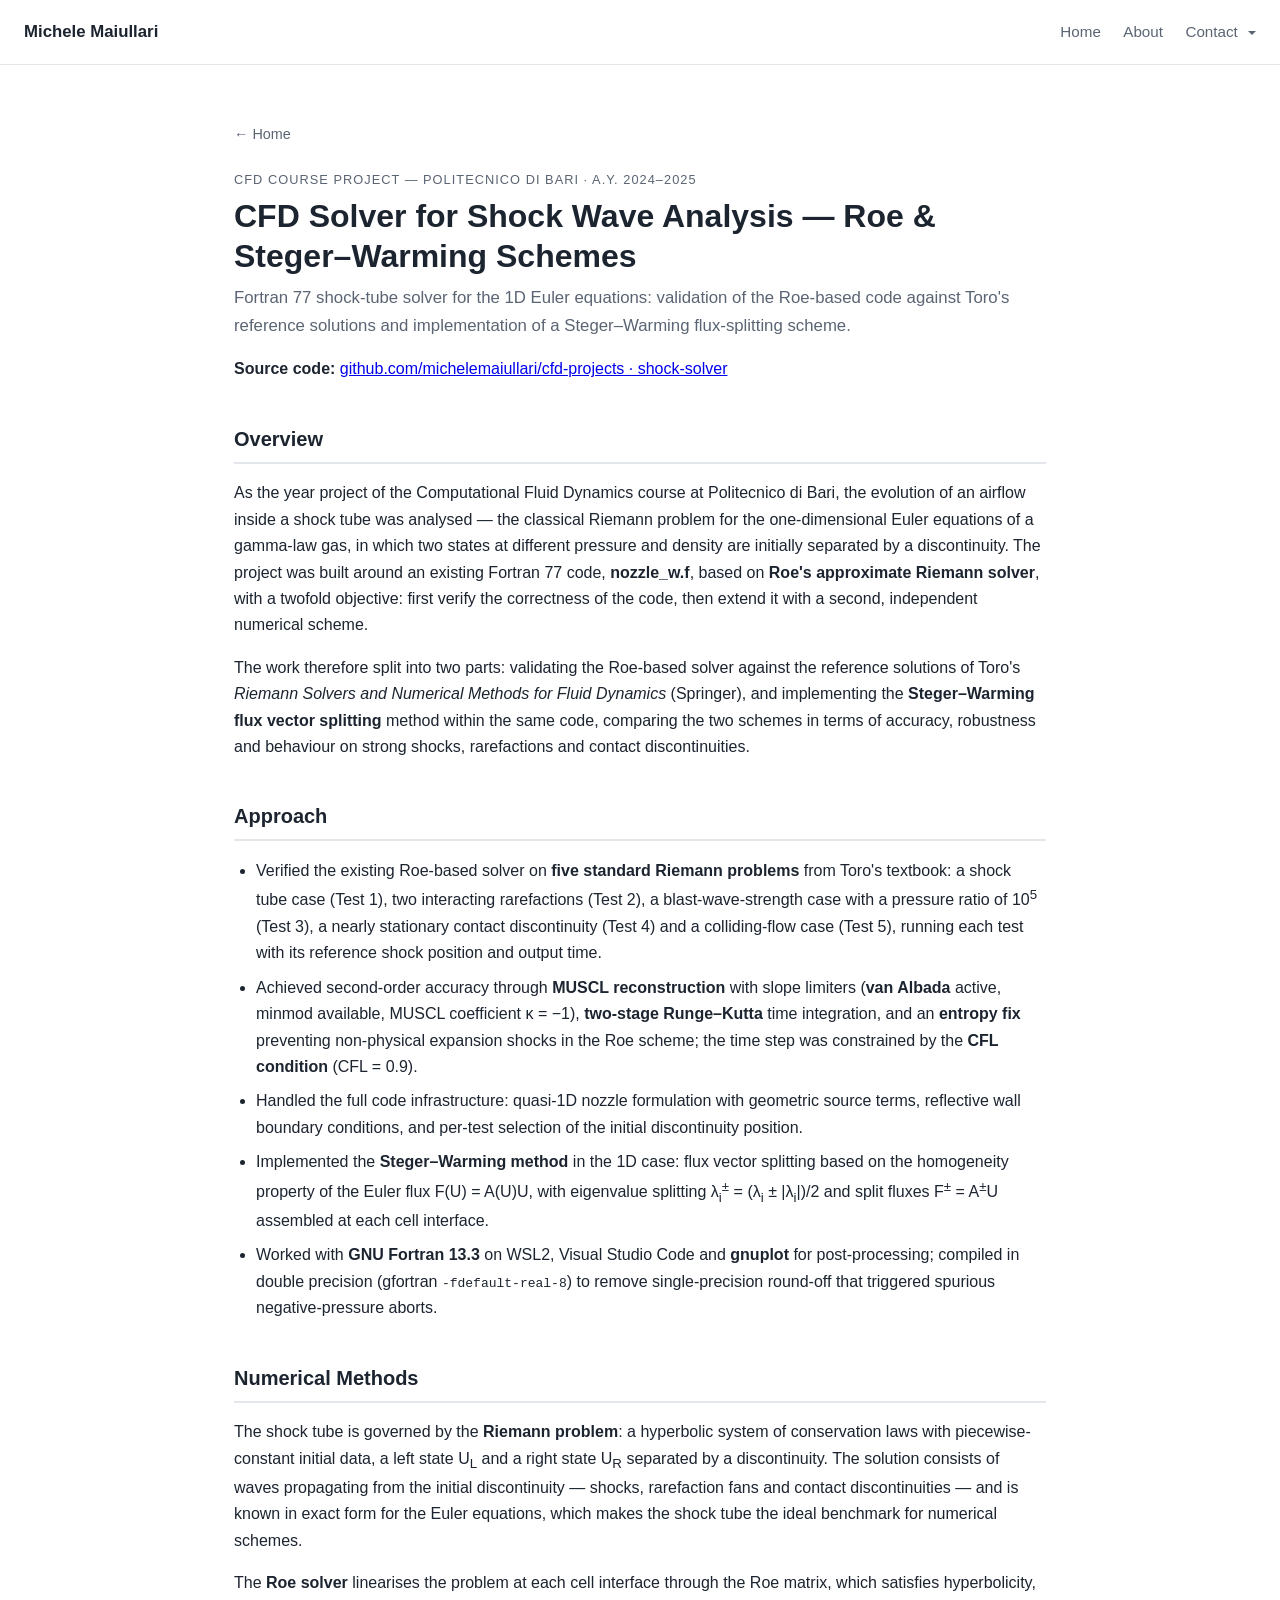
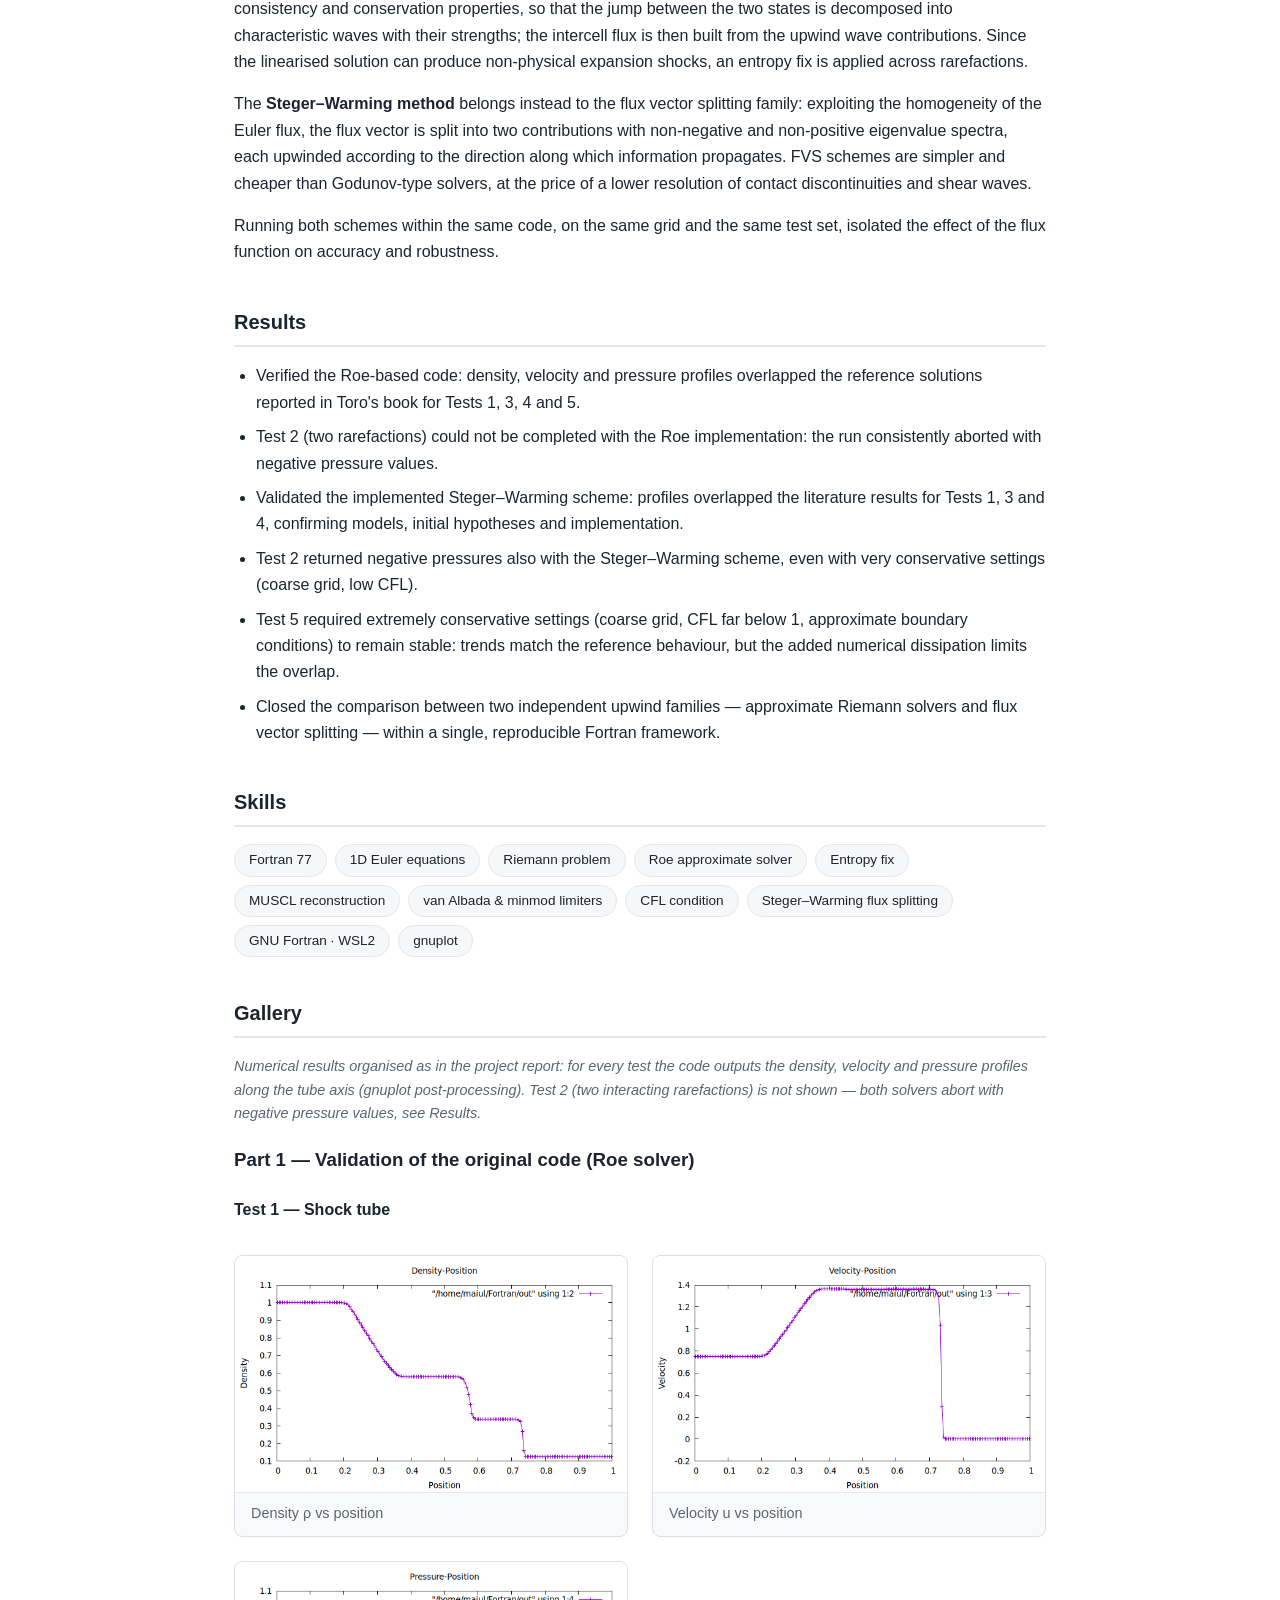
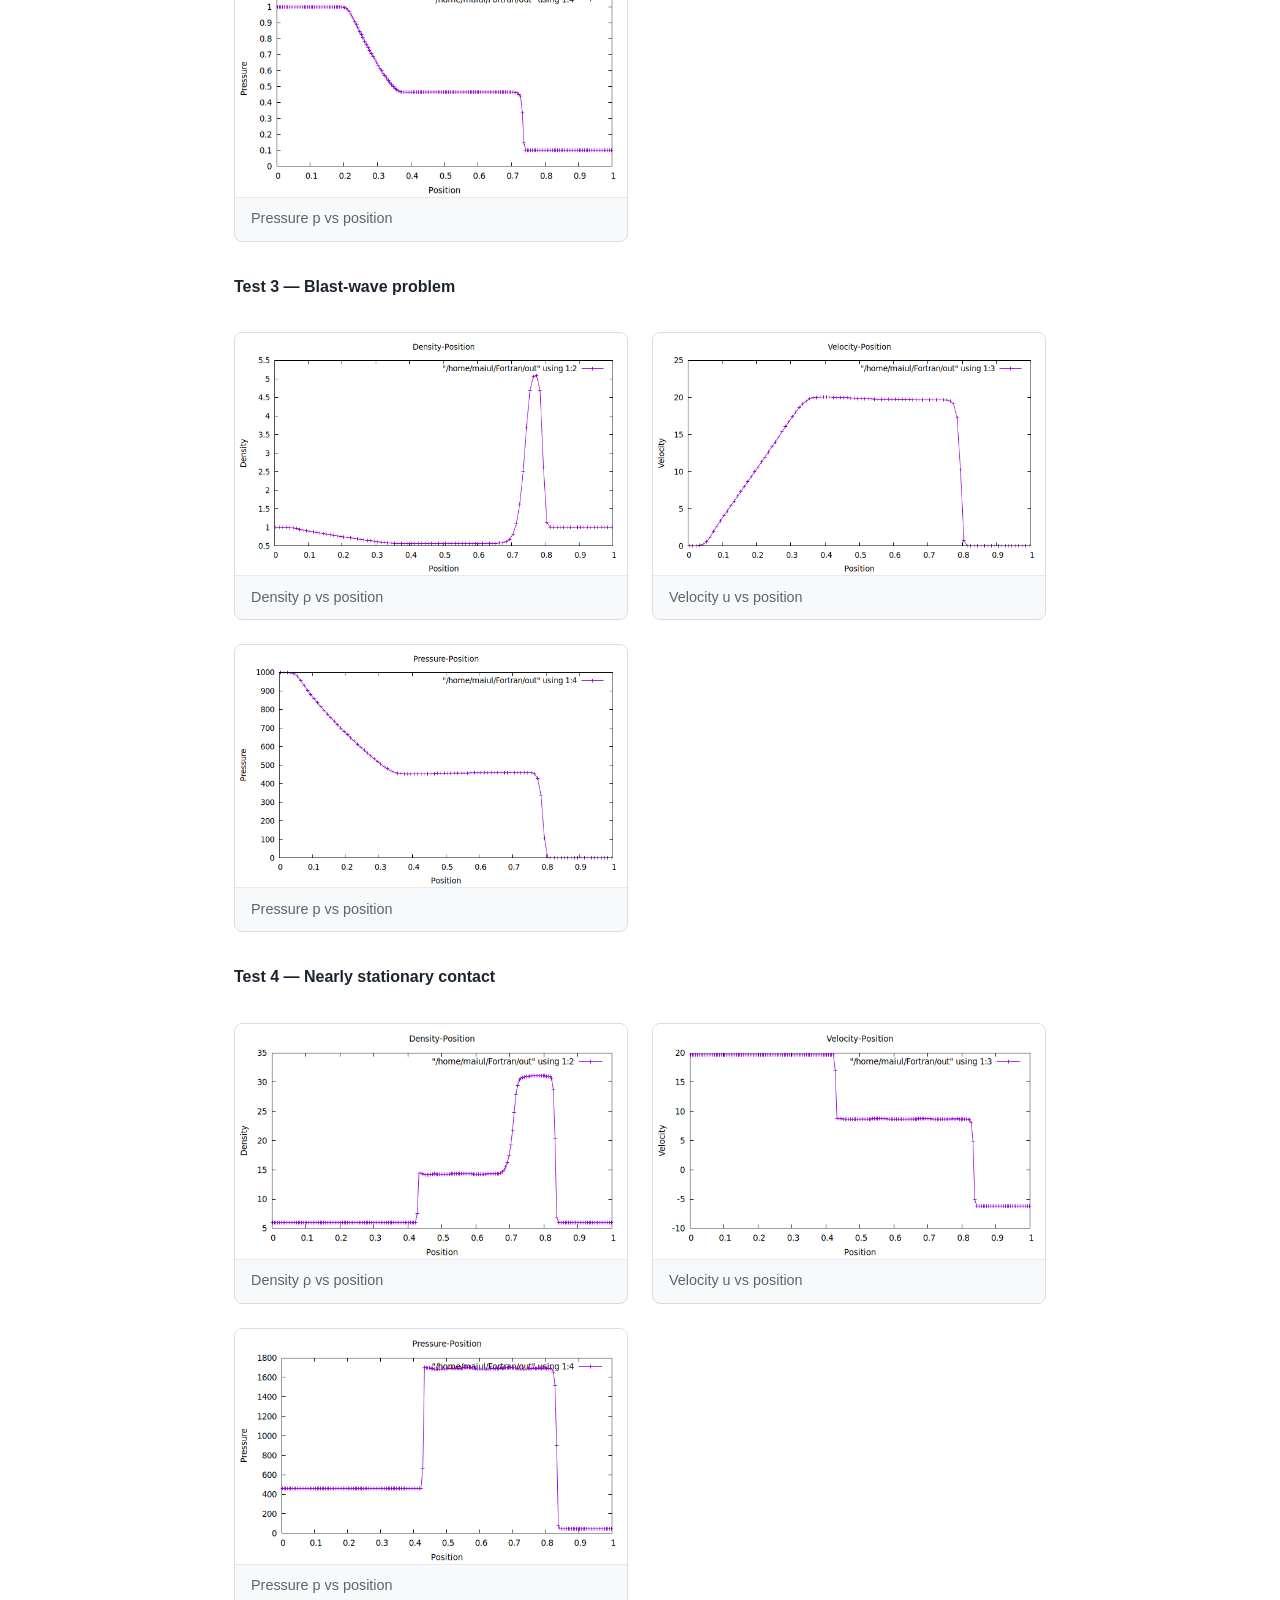
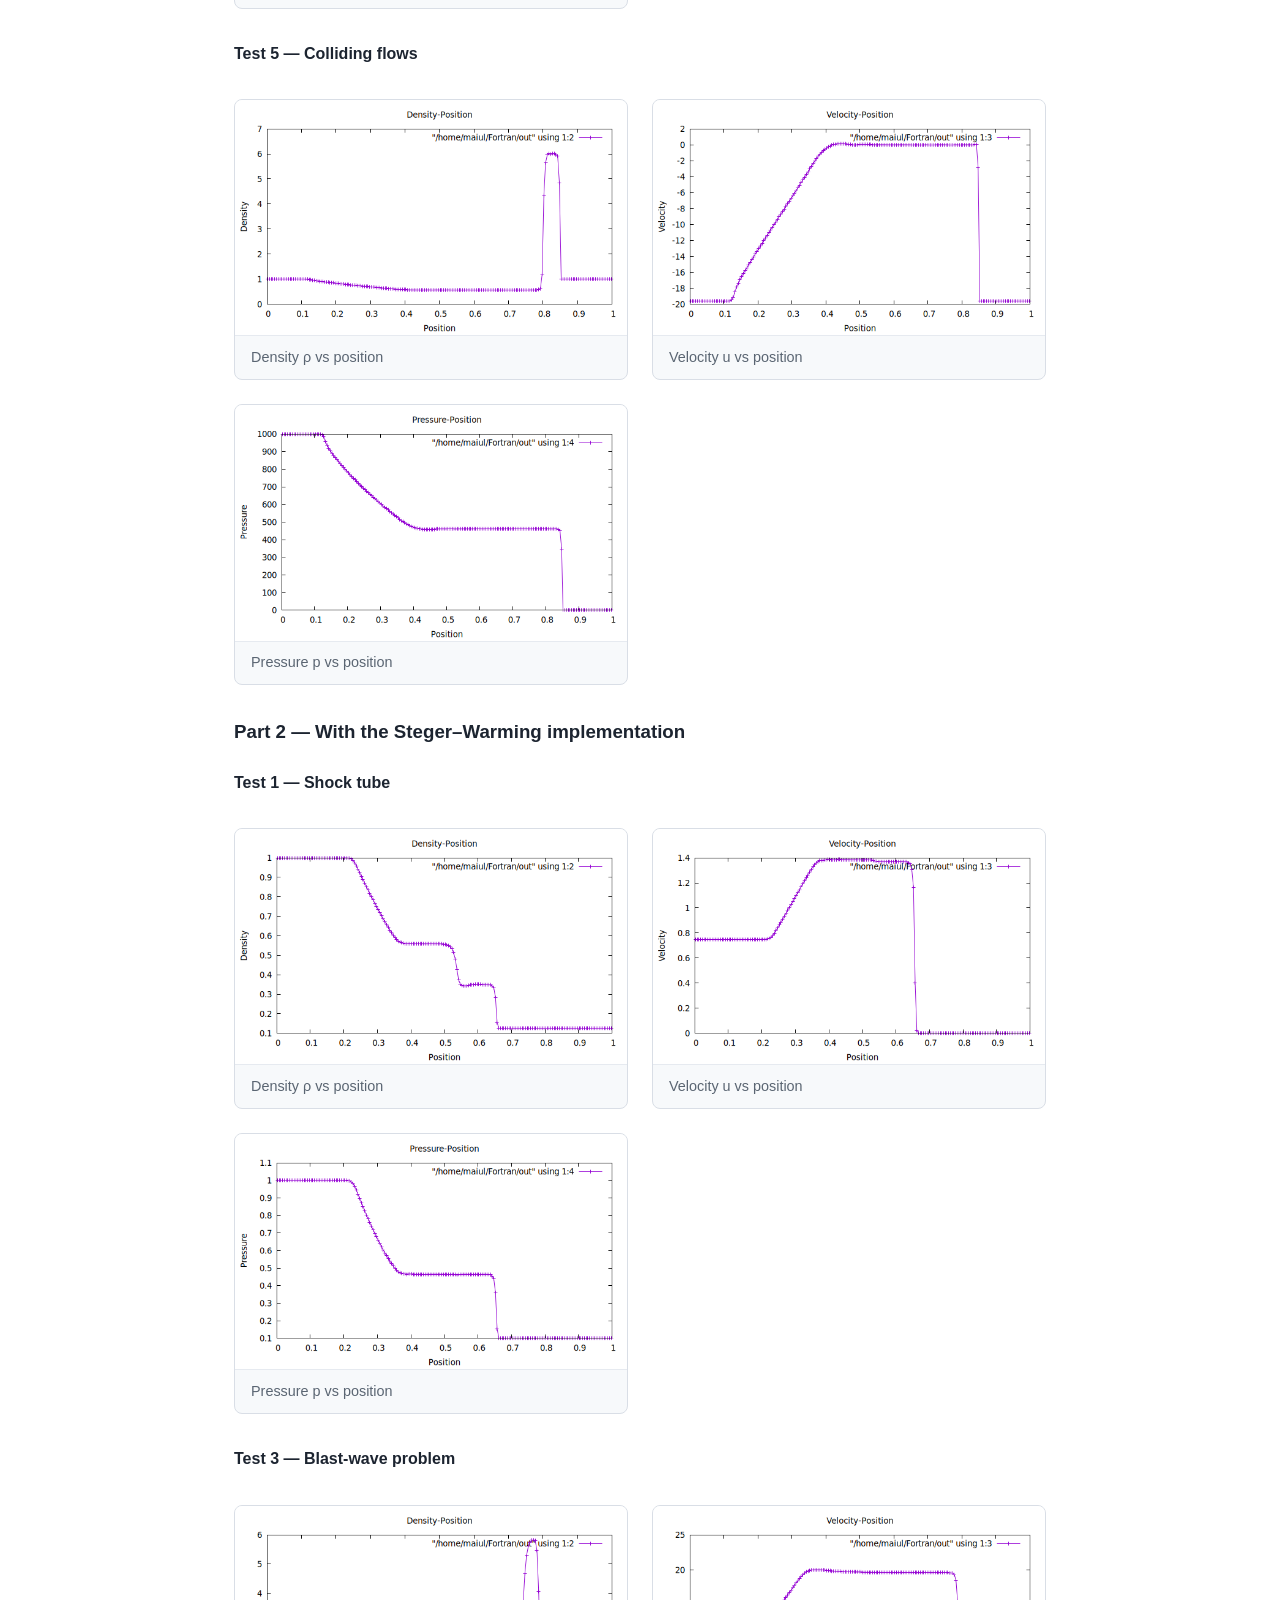
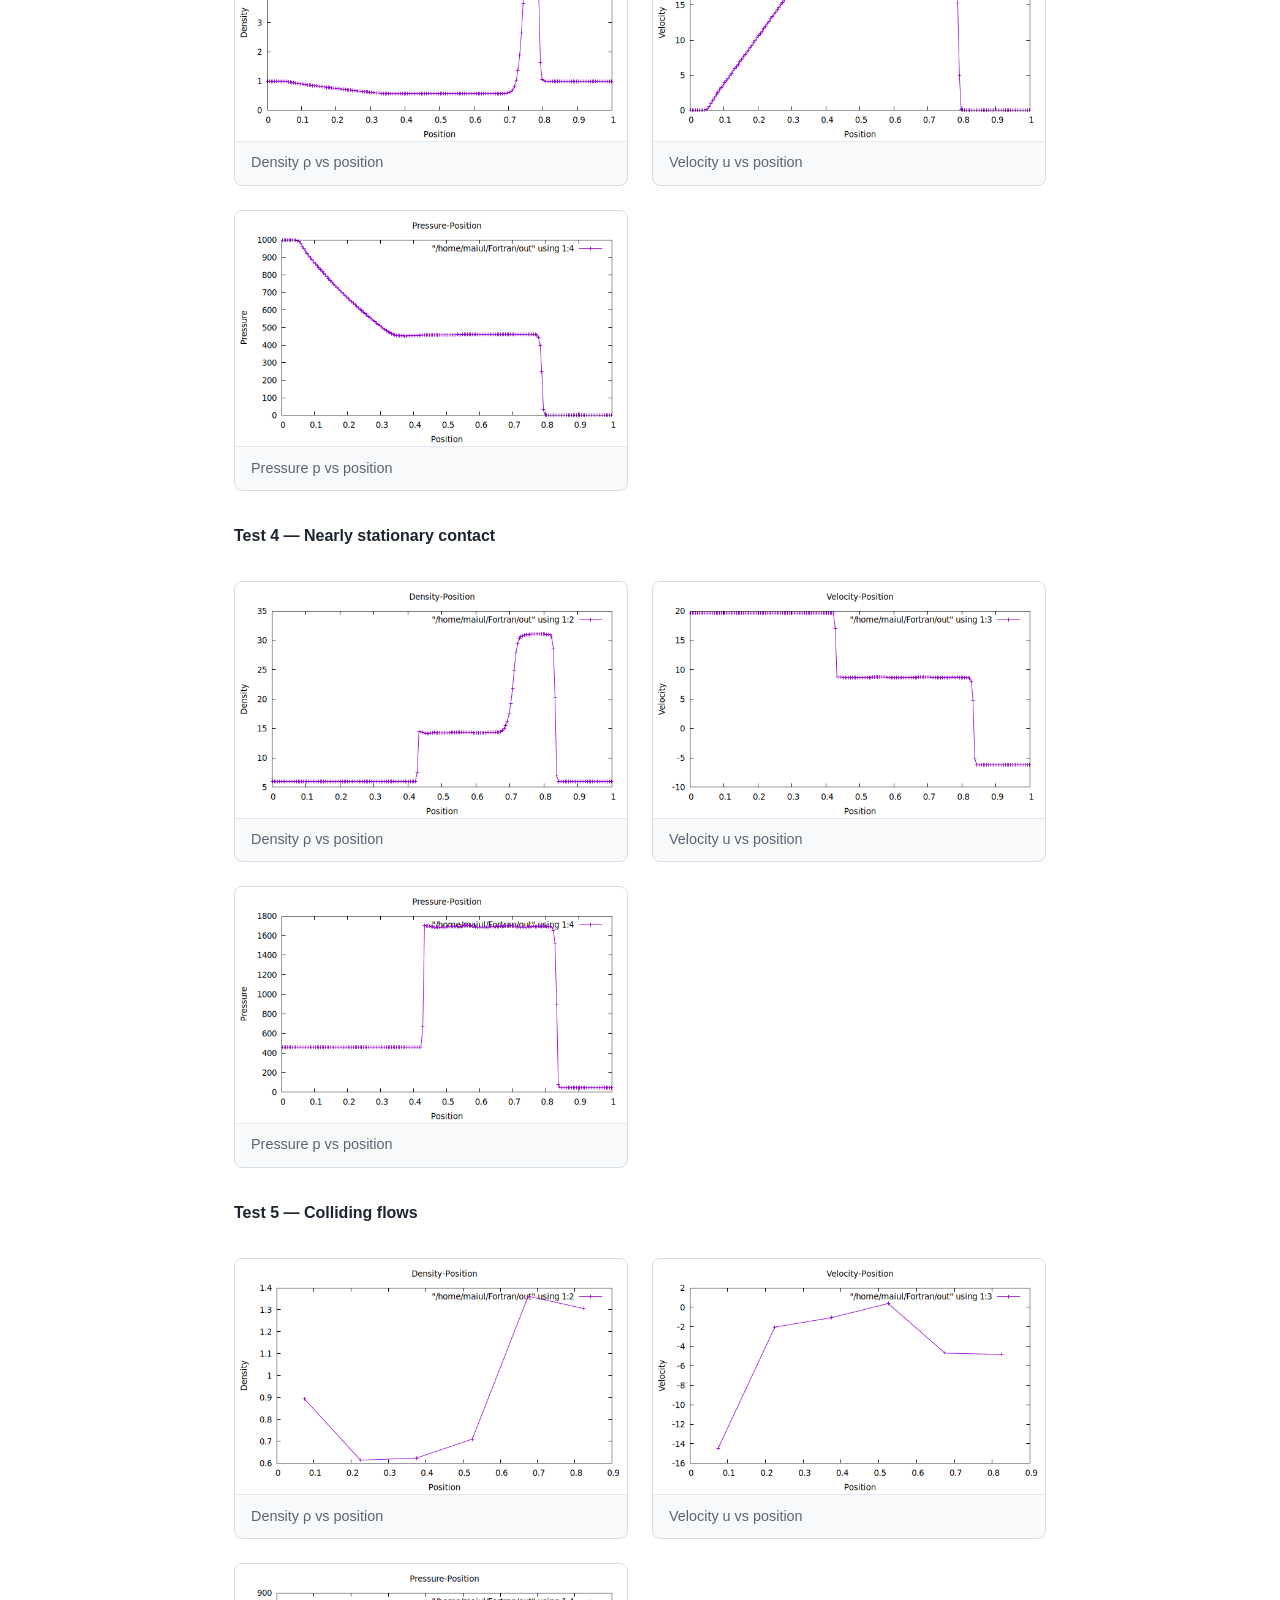
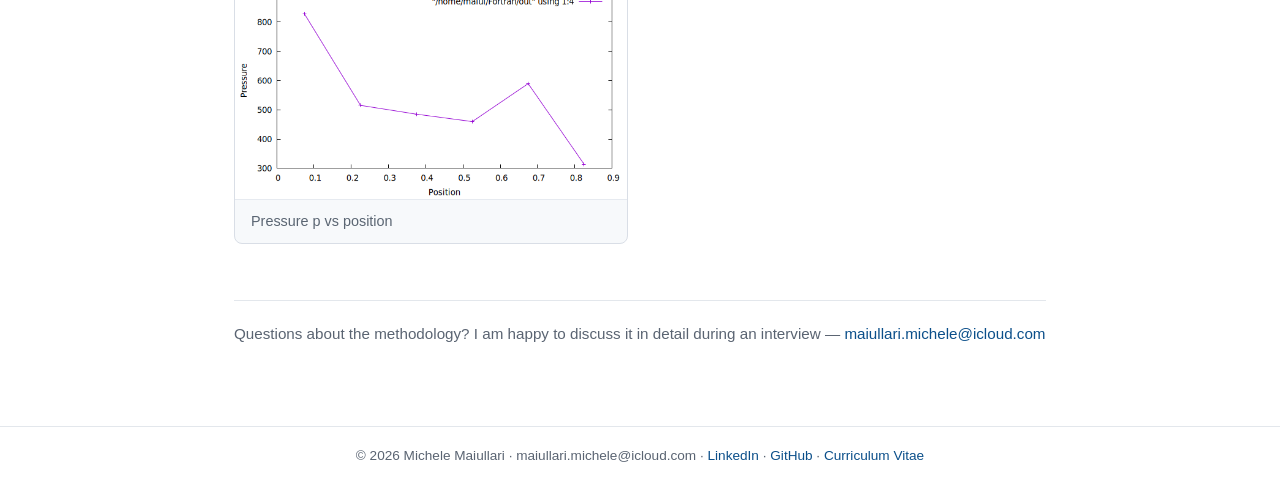
<file: projects/cfd-shock-solver.html>
<!DOCTYPE html>
<html lang="en">
<head>
  <meta charset="UTF-8">
  <meta name="viewport" content="width=device-width, initial-scale=1.0">
  <title>CFD Solver for Shock Wave Analysis — Michele Maiullari</title>
  <link rel="icon" type="image/svg+xml" href="../assets/favicon.svg">
  <meta property="og:title" content="CFD Solver for Shock Wave Analysis — Michele Maiullari">
  <meta property="og:description" content="1D Euler CFD solver in Fortran 77: Roe and Steger–Warming schemes for shock wave analysis.">
  <meta property="og:type" content="website">
  <meta property="og:url" content="https://michelemaiullari.github.io/../">
  <meta property="og:site_name" content="Michele Maiullari — Portfolio">
  <meta name="twitter:card" content="summary">
  <meta name="description" content="1D Euler CFD solver in Fortran 77: Roe and Steger–Warming schemes for shock wave analysis.">
  <link rel="stylesheet" href="../styles.css">

  <!-- Image lightbox (page-local block; to be moved into the shared stylesheet
       once approved site-wide). Click any content image to zoom it in place. -->
  <style>
    main img { cursor: zoom-in; }

    html.lb-lock,
    html.lb-lock body { overflow: hidden; }

    /* Uniform dark backdrop behind the enlarged image */
    .lb-overlay {
      position: fixed;
      inset: 0;
      z-index: 999999;
      display: flex;
      align-items: center;
      justify-content: center;
      background: rgba(0, 0, 0, .78);
      opacity: 0;
      transition: opacity .25s ease;
      -webkit-user-select: none;
      user-select: none;
    }
    .lb-overlay.lb-open { opacity: 1; }

    /* Frame that traces the image shape: ~3 mm white edge, rounded corners */
    .lb-frame {
      position: relative;
      box-sizing: content-box;
      border: 3mm solid #fff;
      border-radius: var(--lb-radius, 23px);
      background: #fff;
      overflow: hidden;
      line-height: 0;
      box-shadow: 0 24px 80px rgba(0, 0, 0, .5);
      will-change: transform;
    }
    .lb-frame img {
      display: block;
      width: auto;
      height: auto;
      max-width: calc(100vw - 6mm - 96px);
      max-height: calc(100vh - 6mm - 80px);
    }

    .lb-close {
      position: absolute;
      top: 18px;
      right: 18px;
      width: 46px;
      height: 46px;
      padding: 0;
      border: 1px solid rgba(255, 255, 255, .45);
      border-radius: 50%;
      background: rgba(0, 0, 0, .35);
      color: #fff;
      font: 500 26px/44px system-ui, sans-serif;
      text-align: center;
      cursor: pointer;
    }
    .lb-close:hover,
    .lb-close:focus-visible { background: rgba(0, 0, 0, .65); }

    @media (prefers-reduced-motion: reduce) {
      .lb-overlay { transition: none; }
      .lb-frame { transition: none !important; }
    }
  </style>
</head>
<body>

  <header class="site-header">
    <a class="site-title" href="../index.html">Michele Maiullari</a>
    <nav>
      <a href="../index.html">Home</a>
      <a href="../about.html">About</a>
      <div class="nav-contact">
        <button class="nav-contact-toggle" type="button" aria-expanded="false" aria-controls="contact-menu">
          Contact
        </button>
        <div class="nav-contact-menu" id="contact-menu">
          <a href="https://www.linkedin.com/in/michelemaiullari/" target="_blank" rel="noopener">LinkedIn</a>
          <a href="https://github.com/michelemaiullari" target="_blank" rel="noopener">GitHub</a>
          <a href="mailto:maiullari.michele@icloud.com">Contact me</a>
        </div>
      </div>
    </nav>
  </header>

  <main>

    <p class="breadcrumb"><a href="../index.html">&larr; Home</a></p>

    <p class="context-line">CFD Course Project &mdash; Politecnico di Bari &middot; A.Y. 2024&ndash;2025</p>

    <h1>CFD Solver for Shock Wave Analysis &mdash; Roe &amp; Steger&ndash;Warming Schemes</h1>

    <p class="subtitle">
      Fortran 77 shock-tube solver for the 1D Euler equations: validation of the
      Roe-based code against Toro's reference solutions and implementation of a
      Steger&ndash;Warming flux-splitting scheme.
    </p>

     <p class="source-link">
      <strong>Source code:</strong>
      <a href="https://github.com/michelemaiullari/cfd-projects/tree/main/shock-solver/nozzle_w.f"
         target="_blank" rel="noopener">github.com/michelemaiullari/cfd-projects &middot; shock-solver</a>
    </p>

    

    <h2>Overview</h2>
    <p>
      As the year project of the Computational Fluid Dynamics course at Politecnico di
      Bari, the evolution of an airflow inside a shock tube was analysed &mdash; the classical
      Riemann problem for the one-dimensional Euler equations of a gamma-law gas, in
      which two states at different pressure and density are initially separated by a
      discontinuity. The project was built around an existing Fortran 77 code,
      <strong>nozzle_w.f</strong>, based on <strong>Roe's approximate Riemann solver</strong>,
      with a twofold objective: first verify the correctness of the code, then extend it
      with a second, independent numerical scheme.
    </p>
    <p>
      The work therefore split into two parts: validating the Roe-based solver against
      the reference solutions of Toro's <em>Riemann Solvers and Numerical Methods for
      Fluid Dynamics</em> (Springer), and implementing the
      <strong>Steger&ndash;Warming flux vector splitting</strong> method within the same
      code, comparing the two schemes in terms of accuracy, robustness and behaviour on
      strong shocks, rarefactions and contact discontinuities.
    </p>

    <h2>Approach</h2>
    <ul>
      <li>
        Verified the existing Roe-based solver on <strong>five standard Riemann problems</strong>
        from Toro's textbook: a shock tube case (Test 1), two interacting rarefactions
        (Test 2), a blast-wave-strength case with a pressure ratio of 10<sup>5</sup>
        (Test 3), a nearly stationary contact discontinuity (Test 4) and a colliding-flow
        case (Test 5), running each test with its reference shock position and output time.
      </li>
      <li>
        Achieved second-order accuracy through <strong>MUSCL reconstruction</strong> with
        slope limiters (<strong>van Albada</strong> active, minmod available, MUSCL
        coefficient &kappa; = &minus;1), <strong>two-stage Runge&ndash;Kutta</strong> time
        integration, and an <strong>entropy fix</strong> preventing non-physical expansion
        shocks in the Roe scheme; the time step was constrained by the
        <strong>CFL condition</strong> (CFL = 0.9).
      </li>
      <li>
        Handled the full code infrastructure: quasi-1D nozzle formulation with geometric
        source terms, reflective wall boundary conditions, and per-test selection of the
        initial discontinuity position.
      </li>
      <li>
        Implemented the <strong>Steger&ndash;Warming method</strong> in the 1D case: flux
        vector splitting based on the homogeneity property of the Euler flux
        F(U) = A(U)U, with eigenvalue splitting &lambda;<sub>i</sub><sup>&plusmn;</sup> =
        (&lambda;<sub>i</sub> &plusmn; |&lambda;<sub>i</sub>|)/2 and split fluxes
        F<sup>&plusmn;</sup> = A<sup>&plusmn;</sup>U assembled at each cell interface.
      </li>
      <li>
        Worked with <strong>GNU Fortran 13.3</strong> on WSL2, Visual Studio Code and
        <strong>gnuplot</strong> for post-processing; compiled in double precision
        (gfortran <code>-fdefault-real-8</code>) to remove single-precision round-off
        that triggered spurious negative-pressure aborts.
      </li>
    </ul>

    <h2>Numerical Methods</h2>
    <p>
      The shock tube is governed by the <strong>Riemann problem</strong>: a hyperbolic
      system of conservation laws with piecewise-constant initial data, a left state
      U<sub>L</sub> and a right state U<sub>R</sub> separated by a discontinuity. The
      solution consists of waves propagating from the initial discontinuity &mdash;
      shocks, rarefaction fans and contact discontinuities &mdash; and is known in exact
      form for the Euler equations, which makes the shock tube the ideal benchmark for
      numerical schemes.
    </p>
    <p>
      The <strong>Roe solver</strong> linearises the problem at each cell interface
      through the Roe matrix, which satisfies hyperbolicity, consistency and
      conservation properties, so that the jump between the two states is decomposed
      into characteristic waves with their strengths; the intercell flux is then built
      from the upwind wave contributions. Since the linearised solution can produce
      non-physical expansion shocks, an entropy fix is applied across rarefactions.
    </p>
    <p>
      The <strong>Steger&ndash;Warming method</strong> belongs instead to the flux vector
      splitting family: exploiting the homogeneity of the Euler flux, the flux vector is
      split into two contributions with non-negative and non-positive eigenvalue
      spectra, each upwinded according to the direction along which information
      propagates. FVS schemes are simpler and cheaper than Godunov-type solvers, at the
      price of a lower resolution of contact discontinuities and shear waves.
    </p>
    <p>
      Running both schemes within the same code, on the same grid and the same test
      set, isolated the effect of the flux function on accuracy and robustness.
    </p>

    <h2>Results</h2>
    <ul>
      <li>Verified the Roe-based code: density, velocity and pressure profiles overlapped the reference solutions reported in Toro's book for Tests 1, 3, 4 and 5.</li>
      <li>Test 2 (two rarefactions) could not be completed with the Roe implementation: the run consistently aborted with negative pressure values.</li>
      <li>Validated the implemented Steger&ndash;Warming scheme: profiles overlapped the literature results for Tests 1, 3 and 4, confirming models, initial hypotheses and implementation.</li>
      <li>Test 2 returned negative pressures also with the Steger&ndash;Warming scheme, even with very conservative settings (coarse grid, low CFL).</li>
      <li>Test 5 required extremely conservative settings (coarse grid, CFL far below 1, approximate boundary conditions) to remain stable: trends match the reference behaviour, but the added numerical dissipation limits the overlap.</li>
      <li>Closed the comparison between two independent upwind families &mdash; approximate Riemann solvers and flux vector splitting &mdash; within a single, reproducible Fortran framework.</li>
    </ul>

    <h2>Skills</h2>
    <div class="skills">
      <span>Fortran 77</span>
      <span>1D Euler equations</span>
      <span>Riemann problem</span>
      <span>Roe approximate solver</span>
      <span>Entropy fix</span>
      <span>MUSCL reconstruction</span>
      <span>van Albada &amp; minmod limiters</span>
      <span>CFL condition</span>
      <span>Steger&ndash;Warming flux splitting</span>
      <span>GNU Fortran &middot; WSL2</span>
      <span>gnuplot</span>
    </div>

    <h2>Gallery</h2>

    <p class="muted-note">
      Numerical results organised as in the project report: for every test the code
      outputs the density, velocity and pressure profiles along the tube axis
      (gnuplot post-processing). Test 2 (two interacting rarefactions) is not shown
      &mdash; both solvers abort with negative pressure values, see <em>Results</em>.
    </p>

    <div class="gallery-group">
      <h3>Part 1 &mdash; Validation of the original code (Roe solver)</h3>

      <h4>Test 1 &mdash; Shock tube</h4>
      <div class="gallery">
        <figure>
          <img src="../assets/cfd-roe-test1-density.png"
               alt="Density profile along the tube for Test 1 (shock tube) computed with the original Roe-based code (gnuplot)"
               width="640" height="384" loading="lazy">
          <figcaption>Density &rho; vs position</figcaption>
        </figure>
        <figure>
          <img src="../assets/cfd-roe-test1-velocity.png"
               alt="Velocity profile along the tube for Test 1 (shock tube) computed with the original Roe-based code (gnuplot)"
               width="640" height="384" loading="lazy">
          <figcaption>Velocity u vs position</figcaption>
        </figure>
        <figure>
          <img src="../assets/cfd-roe-test1-pressure.png"
               alt="Pressure profile along the tube for Test 1 (shock tube) computed with the original Roe-based code (gnuplot)"
               width="640" height="384" loading="lazy">
          <figcaption>Pressure p vs position</figcaption>
        </figure>
      </div>

      <h4>Test 3 &mdash; Blast-wave problem</h4>
      <div class="gallery">
        <figure>
          <img src="../assets/cfd-roe-test3-density.png"
               alt="Density profile along the tube for Test 3 (blast-wave problem) computed with the original Roe-based code (gnuplot)"
               width="677" height="418" loading="lazy">
          <figcaption>Density &rho; vs position</figcaption>
        </figure>
        <figure>
          <img src="../assets/cfd-roe-test3-velocity.png"
               alt="Velocity profile along the tube for Test 3 (blast-wave problem) computed with the original Roe-based code (gnuplot)"
               width="677" height="418" loading="lazy">
          <figcaption>Velocity u vs position</figcaption>
        </figure>
        <figure>
          <img src="../assets/cfd-roe-test3-pressure.png"
               alt="Pressure profile along the tube for Test 3 (blast-wave problem) computed with the original Roe-based code (gnuplot)"
               width="677" height="418" loading="lazy">
          <figcaption>Pressure p vs position</figcaption>
        </figure>
      </div>

      <h4>Test 4 &mdash; Nearly stationary contact</h4>
      <div class="gallery">
        <figure>
          <img src="../assets/cfd-roe-test4-density.png"
               alt="Density profile along the tube for Test 4 (nearly stationary contact) computed with the original Roe-based code (gnuplot)"
               width="640" height="384" loading="lazy">
          <figcaption>Density &rho; vs position</figcaption>
        </figure>
        <figure>
          <img src="../assets/cfd-roe-test4-velocity.png"
               alt="Velocity profile along the tube for Test 4 (nearly stationary contact) computed with the original Roe-based code (gnuplot)"
               width="640" height="384" loading="lazy">
          <figcaption>Velocity u vs position</figcaption>
        </figure>
        <figure>
          <img src="../assets/cfd-roe-test4-pressure.png"
               alt="Pressure profile along the tube for Test 4 (nearly stationary contact) computed with the original Roe-based code (gnuplot)"
               width="640" height="384" loading="lazy">
          <figcaption>Pressure p vs position</figcaption>
        </figure>
      </div>

      <h4>Test 5 &mdash; Colliding flows</h4>
      <div class="gallery">
        <figure>
          <img src="../assets/cfd-roe-test5-density.png"
               alt="Density profile along the tube for Test 5 (colliding flows) computed with the original Roe-based code (gnuplot)"
               width="640" height="384" loading="lazy">
          <figcaption>Density &rho; vs position</figcaption>
        </figure>
        <figure>
          <img src="../assets/cfd-roe-test5-velocity.png"
               alt="Velocity profile along the tube for Test 5 (colliding flows) computed with the original Roe-based code (gnuplot)"
               width="640" height="384" loading="lazy">
          <figcaption>Velocity u vs position</figcaption>
        </figure>
        <figure>
          <img src="../assets/cfd-roe-test5-pressure.png"
               alt="Pressure profile along the tube for Test 5 (colliding flows) computed with the original Roe-based code (gnuplot)"
               width="640" height="384" loading="lazy">
          <figcaption>Pressure p vs position</figcaption>
        </figure>
      </div>
    </div>

    <div class="gallery-group">
      <h3>Part 2 &mdash; With the Steger&ndash;Warming implementation</h3>

      <h4>Test 1 &mdash; Shock tube</h4>
      <div class="gallery">
        <figure>
          <img src="../assets/cfd-sw-test1-density.png"
               alt="Density profile along the tube for Test 1 (shock tube) computed with the implemented Steger–Warming flux splitting (gnuplot)"
               width="640" height="384" loading="lazy">
          <figcaption>Density &rho; vs position</figcaption>
        </figure>
        <figure>
          <img src="../assets/cfd-sw-test1-velocity.png"
               alt="Velocity profile along the tube for Test 1 (shock tube) computed with the implemented Steger–Warming flux splitting (gnuplot)"
               width="640" height="384" loading="lazy">
          <figcaption>Velocity u vs position</figcaption>
        </figure>
        <figure>
          <img src="../assets/cfd-sw-test1-pressure.png"
               alt="Pressure profile along the tube for Test 1 (shock tube) computed with the implemented Steger–Warming flux splitting (gnuplot)"
               width="640" height="384" loading="lazy">
          <figcaption>Pressure p vs position</figcaption>
        </figure>
      </div>

      <h4>Test 3 &mdash; Blast-wave problem</h4>
      <div class="gallery">
        <figure>
          <img src="../assets/cfd-sw-test3-density.png"
               alt="Density profile along the tube for Test 3 (blast-wave problem) computed with the implemented Steger–Warming flux splitting (gnuplot)"
               width="640" height="384" loading="lazy">
          <figcaption>Density &rho; vs position</figcaption>
        </figure>
        <figure>
          <img src="../assets/cfd-sw-test3-velocity.png"
               alt="Velocity profile along the tube for Test 3 (blast-wave problem) computed with the implemented Steger–Warming flux splitting (gnuplot)"
               width="640" height="384" loading="lazy">
          <figcaption>Velocity u vs position</figcaption>
        </figure>
        <figure>
          <img src="../assets/cfd-sw-test3-pressure.png"
               alt="Pressure profile along the tube for Test 3 (blast-wave problem) computed with the implemented Steger–Warming flux splitting (gnuplot)"
               width="640" height="384" loading="lazy">
          <figcaption>Pressure p vs position</figcaption>
        </figure>
      </div>

      <h4>Test 4 &mdash; Nearly stationary contact</h4>
      <div class="gallery">
        <figure>
          <img src="../assets/cfd-sw-test4-density.png"
               alt="Density profile along the tube for Test 4 (nearly stationary contact) computed with the implemented Steger–Warming flux splitting (gnuplot)"
               width="640" height="384" loading="lazy">
          <figcaption>Density &rho; vs position</figcaption>
        </figure>
        <figure>
          <img src="../assets/cfd-sw-test4-velocity.png"
               alt="Velocity profile along the tube for Test 4 (nearly stationary contact) computed with the implemented Steger–Warming flux splitting (gnuplot)"
               width="640" height="384" loading="lazy">
          <figcaption>Velocity u vs position</figcaption>
        </figure>
        <figure>
          <img src="../assets/cfd-sw-test4-pressure.png"
               alt="Pressure profile along the tube for Test 4 (nearly stationary contact) computed with the implemented Steger–Warming flux splitting (gnuplot)"
               width="640" height="384" loading="lazy">
          <figcaption>Pressure p vs position</figcaption>
        </figure>
      </div>

      <h4>Test 5 &mdash; Colliding flows</h4>
      <div class="gallery">
        <figure>
          <img src="../assets/cfd-sw-test5-density.png"
               alt="Density profile along the tube for Test 5 (colliding flows) computed with the implemented Steger–Warming flux splitting (gnuplot)"
               width="640" height="384" loading="lazy">
          <figcaption>Density &rho; vs position</figcaption>
        </figure>
        <figure>
          <img src="../assets/cfd-sw-test5-velocity.png"
               alt="Velocity profile along the tube for Test 5 (colliding flows) computed with the implemented Steger–Warming flux splitting (gnuplot)"
               width="640" height="384" loading="lazy">
          <figcaption>Velocity u vs position</figcaption>
        </figure>
        <figure>
          <img src="../assets/cfd-sw-test5-pressure.png"
               alt="Pressure profile along the tube for Test 5 (colliding flows) computed with the implemented Steger–Warming flux splitting (gnuplot)"
               width="640" height="384" loading="lazy">
          <figcaption>Pressure p vs position</figcaption>
        </figure>
      </div>
    </div>

    <div class="contact-strip">
      Questions about the methodology? I am happy to discuss it in detail during an
      interview &mdash;
      <a href="mailto:maiullari.michele@icloud.com">maiullari.michele@icloud.com</a>
    </div>

  </main>

    <footer>
    &copy; 2026 Michele Maiullari &middot; maiullari.michele@icloud.com &middot;
    <a href="https://www.linkedin.com/in/michelemaiullari/" target="_blank" rel="noopener">LinkedIn</a> &middot;
    <a href="https://github.com/michelemaiullari" target="_blank" rel="noopener">GitHub</a> &middot;
    <a href="../assets/CV_Michele_Maiullari.pdf" target="_blank" rel="noopener">Curriculum Vitae</a>
  </footer>


  <!-- Image lightbox behaviour (page-local block; to be moved to a shared asset
       once approved site-wide). No dependencies, no new tabs: the image zooms
       in place over a uniformly darkened page, inside a white ~3 mm frame with
       rounded corners matching the image, capped at native resolution so it
       stays sharp. Closes on backdrop click, close button or Escape. -->
  <script>
    (function () {
      'use strict';

      var FRAME_MM = 3;          /* white frame thickness (mm) */
      var PX_PER_MM = 96 / 25.4; /* CSS reference px per mm   */
      var OPEN_MS = 320;
      var CLOSE_MS = 240;

      var overlay = null, frame = null, big = null, source = null;

      function reducedMotion() {
        return window.matchMedia
          && window.matchMedia('(prefers-reduced-motion: reduce)').matches;
      }

      /* Same rounded shape as the clicked image: outer radius = image radius + frame */
      function frameRadius(img) {
        var r = parseFloat(getComputedStyle(img).borderTopLeftRadius);
        var inner = (r > 1) ? r : 12;
        return (inner + FRAME_MM * PX_PER_MM).toFixed(1) + 'px';
      }

      /* Never upscale past native resolution: the zoom stays sharp */
      function capToNative() {
        var nw = big.naturalWidth;
        if (nw && big.getBoundingClientRect().width > nw) {
          big.style.width = nw + 'px';
          big.style.height = 'auto';
        }
      }

      function open(img) {
        if (overlay) { return; }
        source = img;

        overlay = document.createElement('div');
        overlay.className = 'lb-overlay';
        overlay.setAttribute('role', 'dialog');
        overlay.setAttribute('aria-modal', 'true');
        overlay.setAttribute('aria-label', 'Image preview');

        frame = document.createElement('div');
        frame.className = 'lb-frame';
        frame.style.setProperty('--lb-radius', frameRadius(img));

        big = new Image();
        big.alt = img.alt || '';
        big.draggable = false;
        big.src = img.currentSrc || img.src;
        frame.appendChild(big);
        overlay.appendChild(frame);

        var closeBtn = document.createElement('button');
        closeBtn.type = 'button';
        closeBtn.className = 'lb-close';
        closeBtn.setAttribute('aria-label', 'Close image preview');
        closeBtn.innerHTML = '&times;';
        overlay.appendChild(closeBtn);

        document.body.appendChild(overlay);
        document.documentElement.classList.add('lb-lock');

        if (big.complete && big.naturalWidth) {
          start();
        } else {
          big.addEventListener('load', start, { once: true });
          big.addEventListener('error', start, { once: true });
        }
        closeBtn.focus();
      }

      function start() {
        capToNative();

        if (reducedMotion()) {
          overlay.classList.add('lb-open');
          return;
        }

        var first = source.getBoundingClientRect();
        var last = frame.getBoundingClientRect();
        if (first.width < 4 || last.width < 4) {
          overlay.classList.add('lb-open');
          return;
        }

        /* FLIP: begin exactly on the thumbnail, then zoom to the centred frame */
        var s = first.width / last.width;
        frame.style.transformOrigin = '0 0';
        frame.style.transform = 'translate(' + (first.left - last.left).toFixed(2) + 'px,'
                              + (first.top - last.top).toFixed(2) + 'px)'
                              + ' scale(' + s.toFixed(5) + ')';
        void overlay.getBoundingClientRect(); /* flush styles */
        overlay.classList.add('lb-open');
        frame.style.transition = 'transform ' + OPEN_MS + 'ms cubic-bezier(.22,.61,.36,1)';
        requestAnimationFrame(function () {
          requestAnimationFrame(function () { frame.style.transform = 'none'; });
        });
      }

      function close() {
        if (!overlay || overlay.classList.contains('lb-closing')) { return; }
        overlay.classList.add('lb-closing');
        overlay.classList.remove('lb-open');

        if (!reducedMotion() && source) {
          var first = source.getBoundingClientRect();
          var last = frame.getBoundingClientRect();
          if (first.width > 4 && last.width > 4) {
            var s = first.width / last.width;
            frame.style.transition = 'transform ' + CLOSE_MS + 'ms cubic-bezier(.4,0,.6,1)';
            frame.style.transform = 'translate(' + (first.left - last.left).toFixed(2) + 'px,'
                                  + (first.top - last.top).toFixed(2) + 'px)'
                                  + ' scale(' + s.toFixed(5) + ')';
          }
        }

        setTimeout(function () {
          overlay.remove();
          overlay = frame = big = source = null;
          document.documentElement.classList.remove('lb-lock');
        }, reducedMotion() ? 0 : 260);
      }

      document.addEventListener('click', function (e) {
        var img = e.target.closest ? e.target.closest('main img') : null;
        if (img && !img.closest('a')) {
          e.preventDefault();
          open(img);
          return;
        }
        if (overlay && (e.target === overlay
             || (e.target.closest && e.target.closest('.lb-close')))) {
          close();
        }
      });

      document.addEventListener('keydown', function (e) {
        if (e.key === 'Escape' && overlay) { close(); }
      });
    })();
  </script>
  <script>
  (function () {
    var box = document.querySelector('.nav-contact');
    var toggle = document.querySelector('.nav-contact-toggle');
    if (!box || !toggle) { return; }
    function setOpen(open) {
      box.classList.toggle('open', open);
      toggle.setAttribute('aria-expanded', open ? 'true' : 'false');
    }
    toggle.addEventListener('click', function (e) {
      e.preventDefault();
      e.stopPropagation();
      setOpen(!box.classList.contains('open'));
    });
    document.addEventListener('click', function (e) {
      if (!box.contains(e.target)) { setOpen(false); }
    });
    document.addEventListener('keydown', function (e) {
      if (e.key === 'Escape') {
        setOpen(false);
        toggle.blur();
      }
    });
    box.addEventListener('focusout', function (e) {
      if (box.contains(e.relatedTarget)) { return; }
      setOpen(false);
    });
    if (window.matchMedia && window.matchMedia('(hover: hover) and (pointer: fine)').matches) {
      box.addEventListener('mouseenter', function () { setOpen(true); });
      box.addEventListener('mouseleave', function () { setOpen(false); });
    }
  })();
  </script>
</body>
</html>
</file>
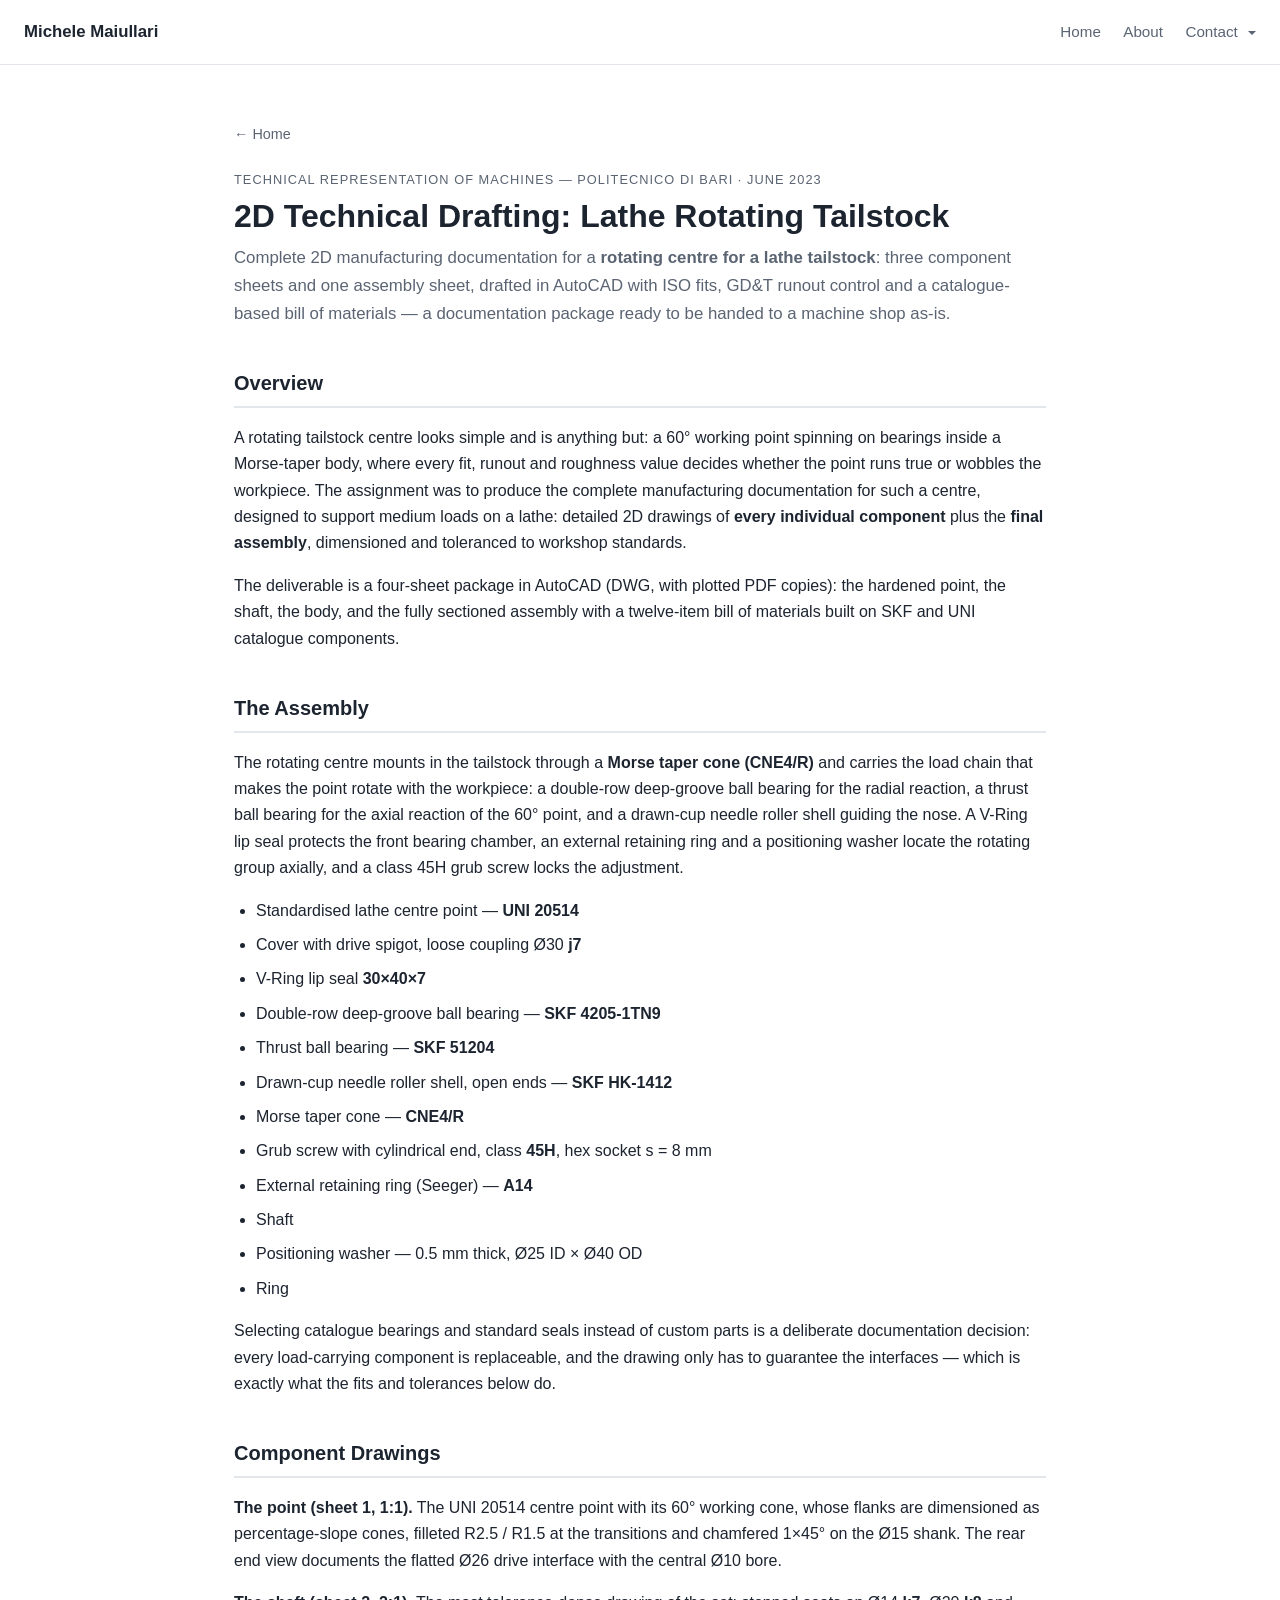
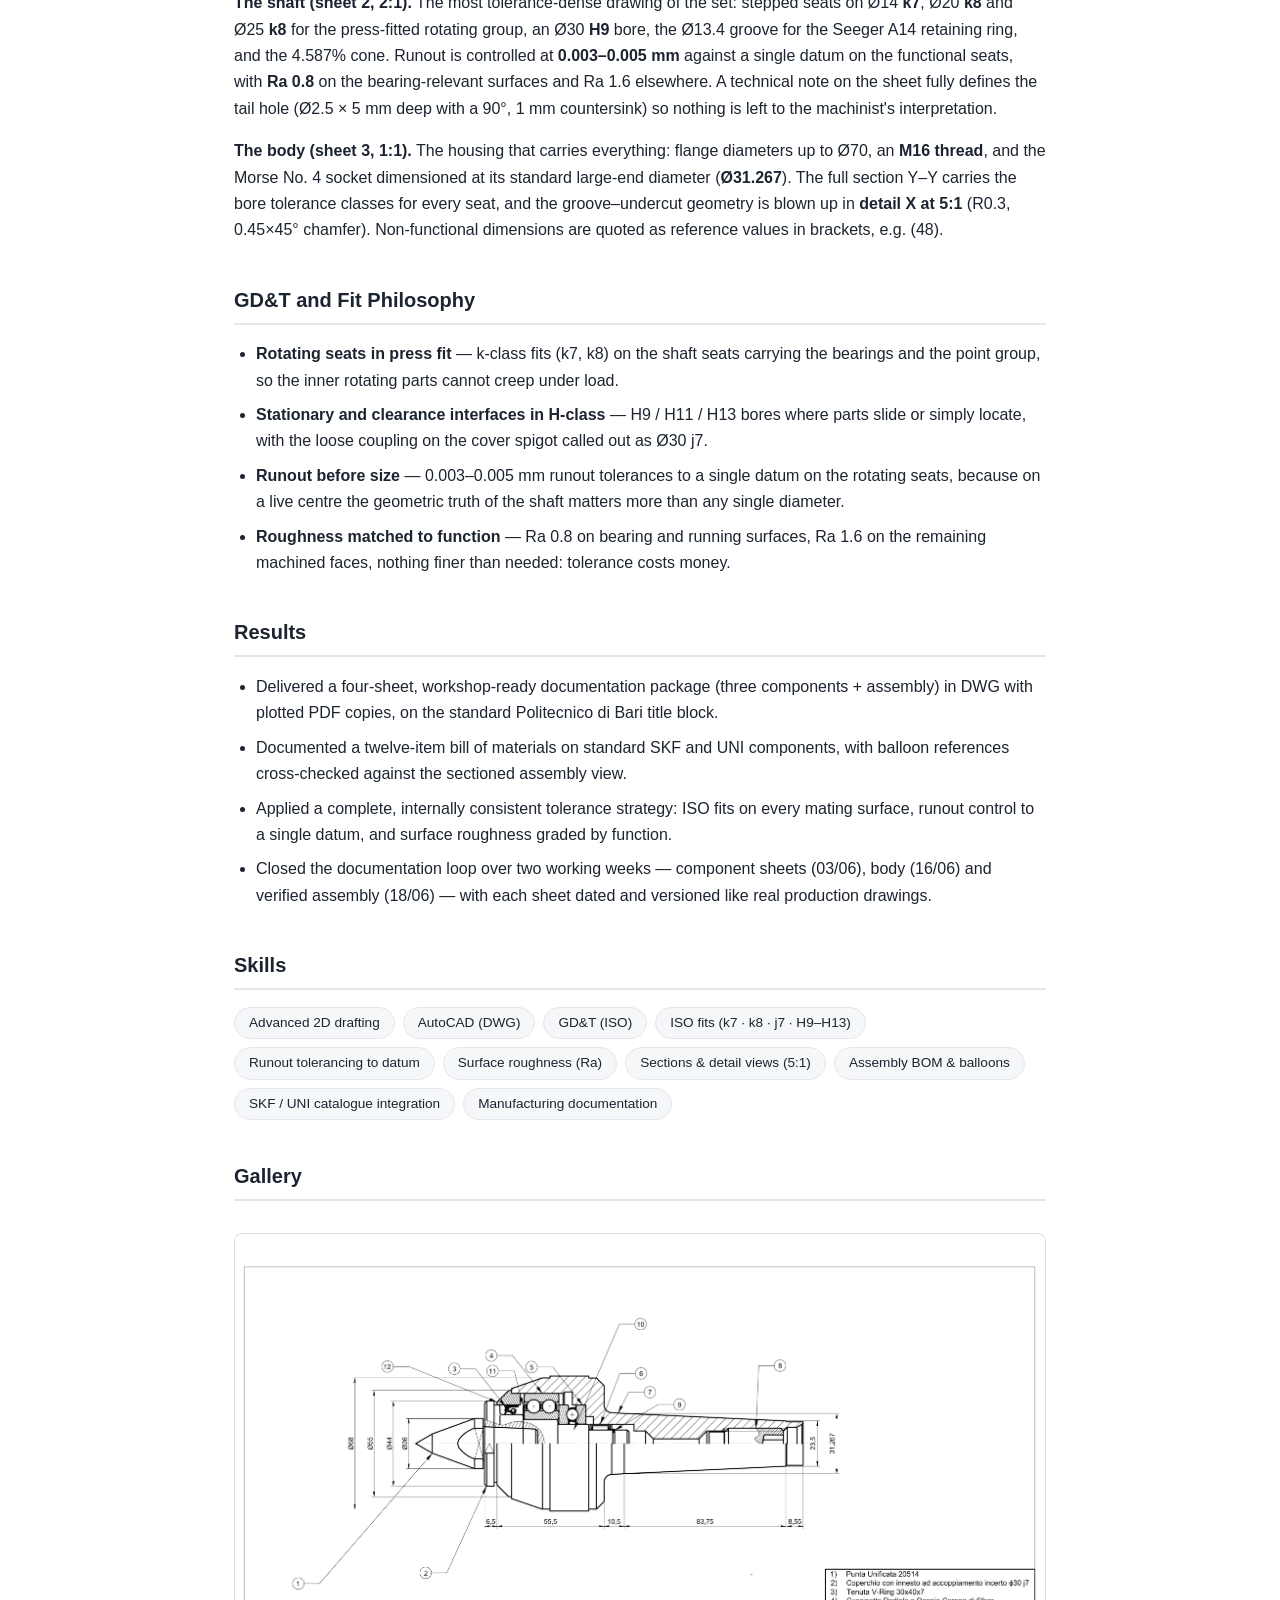
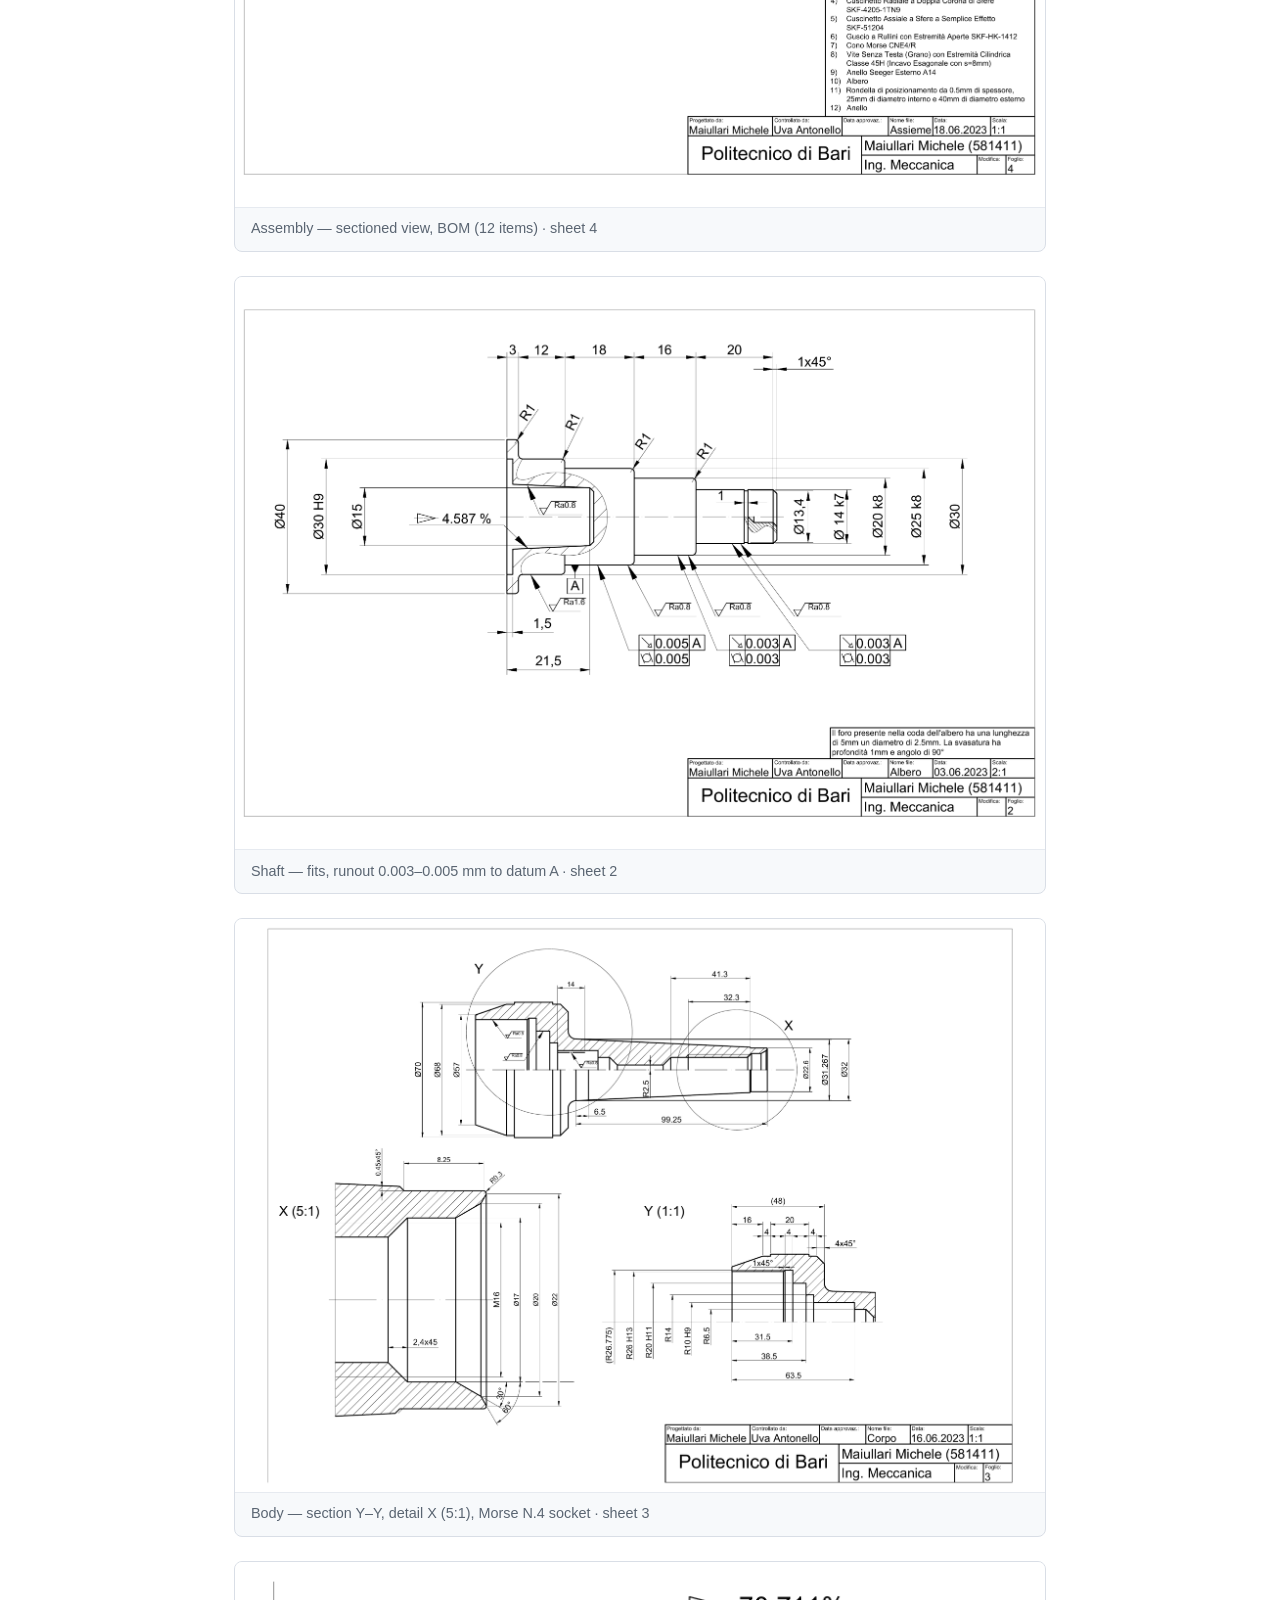
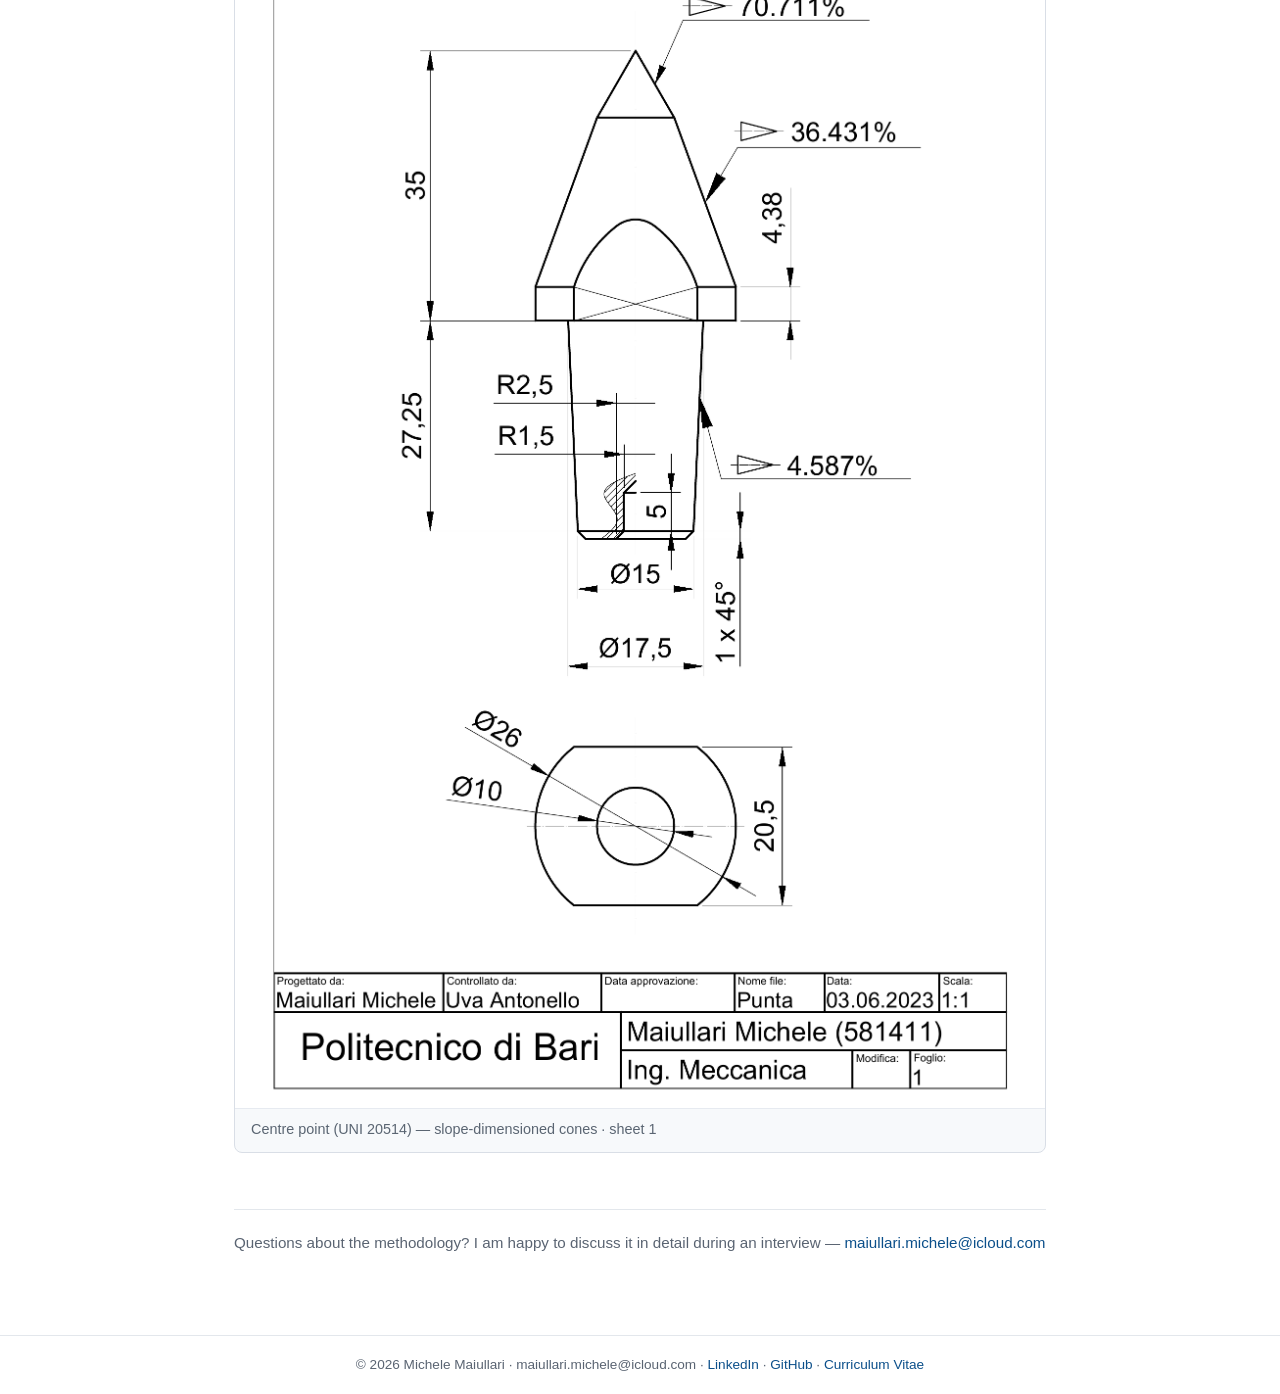
<file: projects/lathe-tailstock-drafting.html>
<!DOCTYPE html>
<html lang="en">
<head>
  <meta charset="UTF-8">
  <meta name="viewport" content="width=device-width, initial-scale=1.0">
  <meta name="description" content="Complete 2D manufacturing documentation for a lathe rotating tailstock: four AutoCAD sheets (point, shaft, body, assembly) with ISO fits, GD&amp;T runout control, surface roughness specification and an SKF/UNI catalogue bill of materials.">
  <title>2D Technical Drafting: Lathe Rotating Tailstock — Michele Maiullari</title>
  <link rel="icon" type="image/svg+xml" href="../assets/favicon.svg">
  <meta property="og:title" content="2D Technical Drafting: Lathe Rotating Tailstock — Michele Maiullari">
  <meta property="og:description" content="2D technical drafting of a lathe rotating tailstock with GD&T manufacturing documentation.">
  <meta property="og:type" content="website">
  <meta property="og:url" content="https://michelemaiullari.github.io/../">
  <meta property="og:site_name" content="Michele Maiullari — Portfolio">
  <meta name="twitter:card" content="summary">
  <link rel="stylesheet" href="../styles.css">

  <!-- Image lightbox (page-local block; to be moved into the shared stylesheet
       once approved site-wide). Click any content image to zoom it in place. -->
  <style>
    main img { cursor: zoom-in; }

    html.lb-lock,
    html.lb-lock body { overflow: hidden; }

    /* Uniform dark backdrop behind the enlarged image */
    .lb-overlay {
      position: fixed;
      inset: 0;
      z-index: 999999;
      display: flex;
      align-items: center;
      justify-content: center;
      background: rgba(0, 0, 0, .78);
      opacity: 0;
      transition: opacity .25s ease;
      -webkit-user-select: none;
      user-select: none;
    }
    .lb-overlay.lb-open { opacity: 1; }

    /* Frame that traces the image shape: ~3 mm white edge, rounded corners */
    .lb-frame {
      position: relative;
      box-sizing: content-box;
      border: 3mm solid #fff;
      border-radius: var(--lb-radius, 23px);
      background: #fff;
      overflow: hidden;
      line-height: 0;
      box-shadow: 0 24px 80px rgba(0, 0, 0, .5);
      will-change: transform;
    }
    .lb-frame img {
      display: block;
      width: auto;
      height: auto;
      max-width: calc(100vw - 6mm - 96px);
      max-height: calc(100vh - 6mm - 80px);
    }

    .lb-close {
      position: absolute;
      top: 18px;
      right: 18px;
      width: 46px;
      height: 46px;
      padding: 0;
      border: 1px solid rgba(255, 255, 255, .45);
      border-radius: 50%;
      background: rgba(0, 0, 0, .35);
      color: #fff;
      font: 500 26px/44px system-ui, sans-serif;
      text-align: center;
      cursor: pointer;
    }
    .lb-close:hover,
    .lb-close:focus-visible { background: rgba(0, 0, 0, .65); }

    @media (prefers-reduced-motion: reduce) {
      .lb-overlay { transition: none; }
      .lb-frame { transition: none !important; }
    }
  </style>
</head>
<body>

  <header class="site-header">
    <a class="site-title" href="../index.html">Michele Maiullari</a>
    <nav>
      <a href="../index.html">Home</a>
      <a href="../about.html">About</a>
      <div class="nav-contact">
        <button class="nav-contact-toggle" type="button" aria-expanded="false" aria-controls="contact-menu">
          Contact
        </button>
        <div class="nav-contact-menu" id="contact-menu">
          <a href="https://www.linkedin.com/in/michelemaiullari/" target="_blank" rel="noopener">LinkedIn</a>
          <a href="https://github.com/michelemaiullari" target="_blank" rel="noopener">GitHub</a>
          <a href="mailto:maiullari.michele@icloud.com">Contact me</a>
        </div>
      </div>
    </nav>
  </header>

  <main>

    <p class="breadcrumb"><a href="../index.html">&larr; Home</a></p>

    <p class="context-line">Technical Representation of Machines &mdash; Politecnico di Bari &middot; June 2023</p>

    <h1>2D Technical Drafting: Lathe Rotating Tailstock</h1>

    <p class="subtitle">
      Complete 2D manufacturing documentation for a <strong>rotating centre for a
      lathe tailstock</strong>: three component sheets and one assembly sheet,
      drafted in AutoCAD with ISO fits, GD&amp;T runout control and a
      catalogue-based bill of materials &mdash; a documentation package ready to
      be handed to a machine shop as-is.
    </p>

    <h2>Overview</h2>
    <p>
      A rotating tailstock centre looks simple and is anything but: a 60&deg;
      working point spinning on bearings inside a Morse-taper body, where every
      fit, runout and roughness value decides whether the point runs true or
      wobbles the workpiece. The assignment was to produce the complete
      manufacturing documentation for such a centre, designed to support medium
      loads on a lathe: detailed 2D drawings of <strong>every individual
      component</strong> plus the <strong>final assembly</strong>, dimensioned and
      toleranced to workshop standards.
    </p>
    <p>
      The deliverable is a four-sheet package in AutoCAD (DWG, with plotted PDF
      copies): the hardened point, the shaft, the body, and the fully sectioned
      assembly with a twelve-item bill of materials built on SKF and UNI catalogue
      components.
    </p>

    <h2>The Assembly</h2>
    <p>
      The rotating centre mounts in the tailstock through a <strong>Morse taper
      cone (CNE4/R)</strong> and carries the load chain that makes the point
      rotate with the workpiece: a double-row deep-groove ball bearing for the
      radial reaction, a thrust ball bearing for the axial reaction of the 60&deg;
      point, and a drawn-cup needle roller shell guiding the nose. A V-Ring lip
      seal protects the front bearing chamber, an external retaining ring and a
      positioning washer locate the rotating group axially, and a class 45H grub
      screw locks the adjustment.
    </p>
    <ul>
      <li>Standardised lathe centre point &mdash; <strong>UNI 20514</strong></li>
      <li>Cover with drive spigot, loose coupling &Oslash;30 <strong>j7</strong></li>
      <li>V-Ring lip seal <strong>30&times;40&times;7</strong></li>
      <li>Double-row deep-groove ball bearing &mdash; <strong>SKF 4205-1TN9</strong></li>
      <li>Thrust ball bearing &mdash; <strong>SKF 51204</strong></li>
      <li>Drawn-cup needle roller shell, open ends &mdash; <strong>SKF HK-1412</strong></li>
      <li>Morse taper cone &mdash; <strong>CNE4/R</strong></li>
      <li>Grub screw with cylindrical end, class <strong>45H</strong>, hex socket s = 8 mm</li>
      <li>External retaining ring (Seeger) &mdash; <strong>A14</strong></li>
      <li>Shaft</li>
      <li>Positioning washer &mdash; 0.5 mm thick, &Oslash;25 ID &times; &Oslash;40 OD</li>
      <li>Ring</li>
    </ul>
    <p>
      Selecting catalogue bearings and standard seals instead of custom parts is a
      deliberate documentation decision: every load-carrying component is
      replaceable, and the drawing only has to guarantee the interfaces &mdash;
      which is exactly what the fits and tolerances below do.
    </p>

    <h2>Component Drawings</h2>
    <p>
      <strong>The point (sheet 1, 1:1).</strong> The UNI 20514 centre point with
      its 60&deg; working cone, whose flanks are dimensioned as percentage-slope
      cones, filleted R2.5 / R1.5 at the transitions and chamfered 1&times;45&deg;
      on the &Oslash;15 shank. The rear end view documents the flatted &Oslash;26
      drive interface with the central &Oslash;10 bore.
    </p>
    <p>
      <strong>The shaft (sheet 2, 2:1).</strong> The most tolerance-dense drawing
      of the set: stepped seats on &Oslash;14 <strong>k7</strong>, &Oslash;20
      <strong>k8</strong> and &Oslash;25 <strong>k8</strong> for the press-fitted
      rotating group, an &Oslash;30 <strong>H9</strong> bore, the &Oslash;13.4
      groove for the Seeger A14 retaining ring, and the 4.587% cone. Runout is
      controlled at <strong>0.003&ndash;0.005 mm</strong> against a single datum on
      the functional seats, with <strong>Ra 0.8</strong> on the bearing-relevant
      surfaces and Ra 1.6 elsewhere. A technical note on the sheet fully defines
      the tail hole (&Oslash;2.5 &times; 5 mm deep with a 90&deg;, 1 mm countersink)
      so nothing is left to the machinist's interpretation.
    </p>
    <p>
      <strong>The body (sheet 3, 1:1).</strong> The housing that carries everything:
      flange diameters up to &Oslash;70, an <strong>M16 thread</strong>, and the
      Morse No. 4 socket dimensioned at its standard large-end diameter
      (<strong>&Oslash;31.267</strong>). The full section Y&ndash;Y carries the bore
      tolerance classes for every seat, and the groove&ndash;undercut geometry
      is blown up in <strong>detail X at 5:1</strong> (R0.3, 0.45&times;45&deg;
      chamfer). Non-functional dimensions are quoted as reference values in
      brackets, e.g. (48).
    </p>

    <h2>GD&amp;T and Fit Philosophy</h2>
    <ul>
      <li>
        <strong>Rotating seats in press fit</strong> &mdash; k-class fits (k7, k8)
        on the shaft seats carrying the bearings and the point group, so the inner
        rotating parts cannot creep under load.
      </li>
      <li>
        <strong>Stationary and clearance interfaces in H-class</strong> &mdash;
        H9 / H11 / H13 bores where parts slide or simply locate, with the loose
        coupling on the cover spigot called out as &Oslash;30 j7.
      </li>
      <li>
        <strong>Runout before size</strong> &mdash; 0.003&ndash;0.005 mm runout
        tolerances to a single datum on the rotating seats, because on a live
        centre the geometric truth of the shaft matters more than any single
        diameter.
      </li>
      <li>
        <strong>Roughness matched to function</strong> &mdash; Ra 0.8 on bearing
        and running surfaces, Ra 1.6 on the remaining machined faces, nothing
        finer than needed: tolerance costs money.
      </li>
    </ul>

    <h2>Results</h2>
    <ul>
      <li>
        Delivered a four-sheet, workshop-ready documentation package (three
        components + assembly) in DWG with plotted PDF copies, on the standard
        Politecnico di Bari title block.
      </li>
      <li>
        Documented a twelve-item bill of materials on standard SKF and UNI
        components, with balloon references cross-checked against the sectioned
        assembly view.
      </li>
      <li>
        Applied a complete, internally consistent tolerance strategy: ISO fits on
        every mating surface, runout control to a single datum, and surface
        roughness graded by function.
      </li>
      <li>
        Closed the documentation loop over two working weeks &mdash; component
        sheets (03/06), body (16/06) and verified assembly (18/06) &mdash; with
        each sheet dated and versioned like real production drawings.
      </li>
    </ul>

    <h2>Skills</h2>
    <div class="skills">
      <span>Advanced 2D drafting</span>
      <span>AutoCAD (DWG)</span>
      <span>GD&amp;T (ISO)</span>
      <span>ISO fits (k7 &middot; k8 &middot; j7 &middot; H9&ndash;H13)</span>
      <span>Runout tolerancing to datum</span>
      <span>Surface roughness (Ra)</span>
      <span>Sections &amp; detail views (5:1)</span>
      <span>Assembly BOM &amp; balloons</span>
      <span>SKF / UNI catalogue integration</span>
      <span>Manufacturing documentation</span>
    </div>



    <h2>Gallery</h2>
    <div class="gallery">
      <figure style="grid-column: 1 / -1;">
        <img src="../assets/tailstock-assieme.png"
             alt="Sectioned assembly drawing of the rotating tailstock with balloon references and twelve-item bill of materials"
             width="3309" height="2339" loading="lazy">
        <figcaption>Assembly &mdash; sectioned view, BOM (12 items) &middot; sheet 4</figcaption>
      </figure>
      <figure style="grid-column: 1 / -1;">
        <img src="../assets/tailstock-albero.png"
             alt="Shaft drawing at 2:1 with ISO fits, runout tolerances to datum A and roughness callouts"
             width="3309" height="2339" loading="lazy">
        <figcaption>Shaft &mdash; fits, runout 0.003&ndash;0.005 mm to datum A &middot; sheet 2</figcaption>
      </figure>
      <figure style="grid-column: 1 / -1;">
        <img src="../assets/tailstock-corpo.png"
             alt="Body drawing with Morse 4 socket, M16 thread, section Y-Y and detail X at 5:1"
             width="3309" height="2339" loading="lazy">
        <figcaption>Body &mdash; section Y&ndash;Y, detail X (5:1), Morse N.4 socket &middot; sheet 3</figcaption>
      </figure>
      <figure style="grid-column: 1 / -1;">
        <img src="../assets/tailstock-punta.png"
             alt="Centre point drawing with percentage-slope cones, flatted drive interface and end view"
             width="1653" height="2339" loading="lazy">
        <figcaption>Centre point (UNI 20514) &mdash; slope-dimensioned cones &middot; sheet 1</figcaption>
      </figure>
    </div>
    

    <div class="contact-strip">
      Questions about the methodology? I am happy to discuss it in detail during an
      interview &mdash;
      <a href="mailto:maiullari.michele@icloud.com">maiullari.michele@icloud.com</a>
    </div>

  </main>

    <footer>
    &copy; 2026 Michele Maiullari &middot; maiullari.michele@icloud.com &middot;
    <a href="https://www.linkedin.com/in/michelemaiullari/" target="_blank" rel="noopener">LinkedIn</a> &middot;
    <a href="https://github.com/michelemaiullari" target="_blank" rel="noopener">GitHub</a> &middot;
    <a href="../assets/CV_Michele_Maiullari.pdf" target="_blank" rel="noopener">Curriculum Vitae</a>
  </footer>


  <!-- Image lightbox behaviour (page-local block; to be moved to a shared asset
       once approved site-wide). No dependencies, no new tabs: the image zooms
       in place over a uniformly darkened page, inside a white ~3 mm frame with
       rounded corners matching the image, capped at native resolution so it
       stays sharp. Closes on backdrop click, close button or Escape. -->
  <script>
    (function () {
      'use strict';

      var FRAME_MM = 3;          /* white frame thickness (mm) */
      var PX_PER_MM = 96 / 25.4; /* CSS reference px per mm   */
      var OPEN_MS = 320;
      var CLOSE_MS = 240;

      var overlay = null, frame = null, big = null, source = null;

      function reducedMotion() {
        return window.matchMedia
          && window.matchMedia('(prefers-reduced-motion: reduce)').matches;
      }

      /* Same rounded shape as the clicked image: outer radius = image radius + frame */
      function frameRadius(img) {
        var r = parseFloat(getComputedStyle(img).borderTopLeftRadius);
        var inner = (r > 1) ? r : 12;
        return (inner + FRAME_MM * PX_PER_MM).toFixed(1) + 'px';
      }

      /* Never upscale past native resolution: the zoom stays sharp */
      function capToNative() {
        var nw = big.naturalWidth;
        if (nw && big.getBoundingClientRect().width > nw) {
          big.style.width = nw + 'px';
          big.style.height = 'auto';
        }
      }

      function open(img) {
        if (overlay) { return; }
        source = img;

        overlay = document.createElement('div');
        overlay.className = 'lb-overlay';
        overlay.setAttribute('role', 'dialog');
        overlay.setAttribute('aria-modal', 'true');
        overlay.setAttribute('aria-label', 'Image preview');

        frame = document.createElement('div');
        frame.className = 'lb-frame';
        frame.style.setProperty('--lb-radius', frameRadius(img));

        big = new Image();
        big.alt = img.alt || '';
        big.draggable = false;
        big.src = img.currentSrc || img.src;
        frame.appendChild(big);
        overlay.appendChild(frame);

        var closeBtn = document.createElement('button');
        closeBtn.type = 'button';
        closeBtn.className = 'lb-close';
        closeBtn.setAttribute('aria-label', 'Close image preview');
        closeBtn.innerHTML = '&times;';
        overlay.appendChild(closeBtn);

        document.body.appendChild(overlay);
        document.documentElement.classList.add('lb-lock');

        if (big.complete && big.naturalWidth) {
          start();
        } else {
          big.addEventListener('load', start, { once: true });
          big.addEventListener('error', start, { once: true });
        }
        closeBtn.focus();
      }

      function start() {
        capToNative();

        if (reducedMotion()) {
          overlay.classList.add('lb-open');
          return;
        }

        var first = source.getBoundingClientRect();
        var last = frame.getBoundingClientRect();
        if (first.width < 4 || last.width < 4) {
          overlay.classList.add('lb-open');
          return;
        }

        /* FLIP: begin exactly on the thumbnail, then zoom to the centred frame */
        var s = first.width / last.width;
        frame.style.transformOrigin = '0 0';
        frame.style.transform = 'translate(' + (first.left - last.left).toFixed(2) + 'px,'
                              + (first.top - last.top).toFixed(2) + 'px)'
                              + ' scale(' + s.toFixed(5) + ')';
        void overlay.getBoundingClientRect(); /* flush styles */
        overlay.classList.add('lb-open');
        frame.style.transition = 'transform ' + OPEN_MS + 'ms cubic-bezier(.22,.61,.36,1)';
        requestAnimationFrame(function () {
          requestAnimationFrame(function () { frame.style.transform = 'none'; });
        });
      }

      function close() {
        if (!overlay || overlay.classList.contains('lb-closing')) { return; }
        overlay.classList.add('lb-closing');
        overlay.classList.remove('lb-open');

        if (!reducedMotion() && source) {
          var first = source.getBoundingClientRect();
          var last = frame.getBoundingClientRect();
          if (first.width > 4 && last.width > 4) {
            var s = first.width / last.width;
            frame.style.transition = 'transform ' + CLOSE_MS + 'ms cubic-bezier(.4,0,.6,1)';
            frame.style.transform = 'translate(' + (first.left - last.left).toFixed(2) + 'px,'
                                  + (first.top - last.top).toFixed(2) + 'px)'
                                  + ' scale(' + s.toFixed(5) + ')';
          }
        }

        setTimeout(function () {
          overlay.remove();
          overlay = frame = big = source = null;
          document.documentElement.classList.remove('lb-lock');
        }, reducedMotion() ? 0 : 260);
      }

      document.addEventListener('click', function (e) {
        var img = e.target.closest ? e.target.closest('main img') : null;
        if (img && !img.closest('a')) {
          e.preventDefault();
          open(img);
          return;
        }
        if (overlay && (e.target === overlay
             || (e.target.closest && e.target.closest('.lb-close')))) {
          close();
        }
      });

      document.addEventListener('keydown', function (e) {
        if (e.key === 'Escape' && overlay) { close(); }
      });
    })();
  </script>
  <script>
  (function () {
    var box = document.querySelector('.nav-contact');
    var toggle = document.querySelector('.nav-contact-toggle');
    if (!box || !toggle) { return; }
    function setOpen(open) {
      box.classList.toggle('open', open);
      toggle.setAttribute('aria-expanded', open ? 'true' : 'false');
    }
    toggle.addEventListener('click', function (e) {
      e.preventDefault();
      e.stopPropagation();
      setOpen(!box.classList.contains('open'));
    });
    document.addEventListener('click', function (e) {
      if (!box.contains(e.target)) { setOpen(false); }
    });
    document.addEventListener('keydown', function (e) {
      if (e.key === 'Escape') {
        setOpen(false);
        toggle.blur();
      }
    });
    box.addEventListener('focusout', function (e) {
      if (box.contains(e.relatedTarget)) { return; }
      setOpen(false);
    });
    if (window.matchMedia && window.matchMedia('(hover: hover) and (pointer: fine)').matches) {
      box.addEventListener('mouseenter', function () { setOpen(true); });
      box.addEventListener('mouseleave', function () { setOpen(false); });
    }
  })();
  </script>
</body>
</html>
</file>
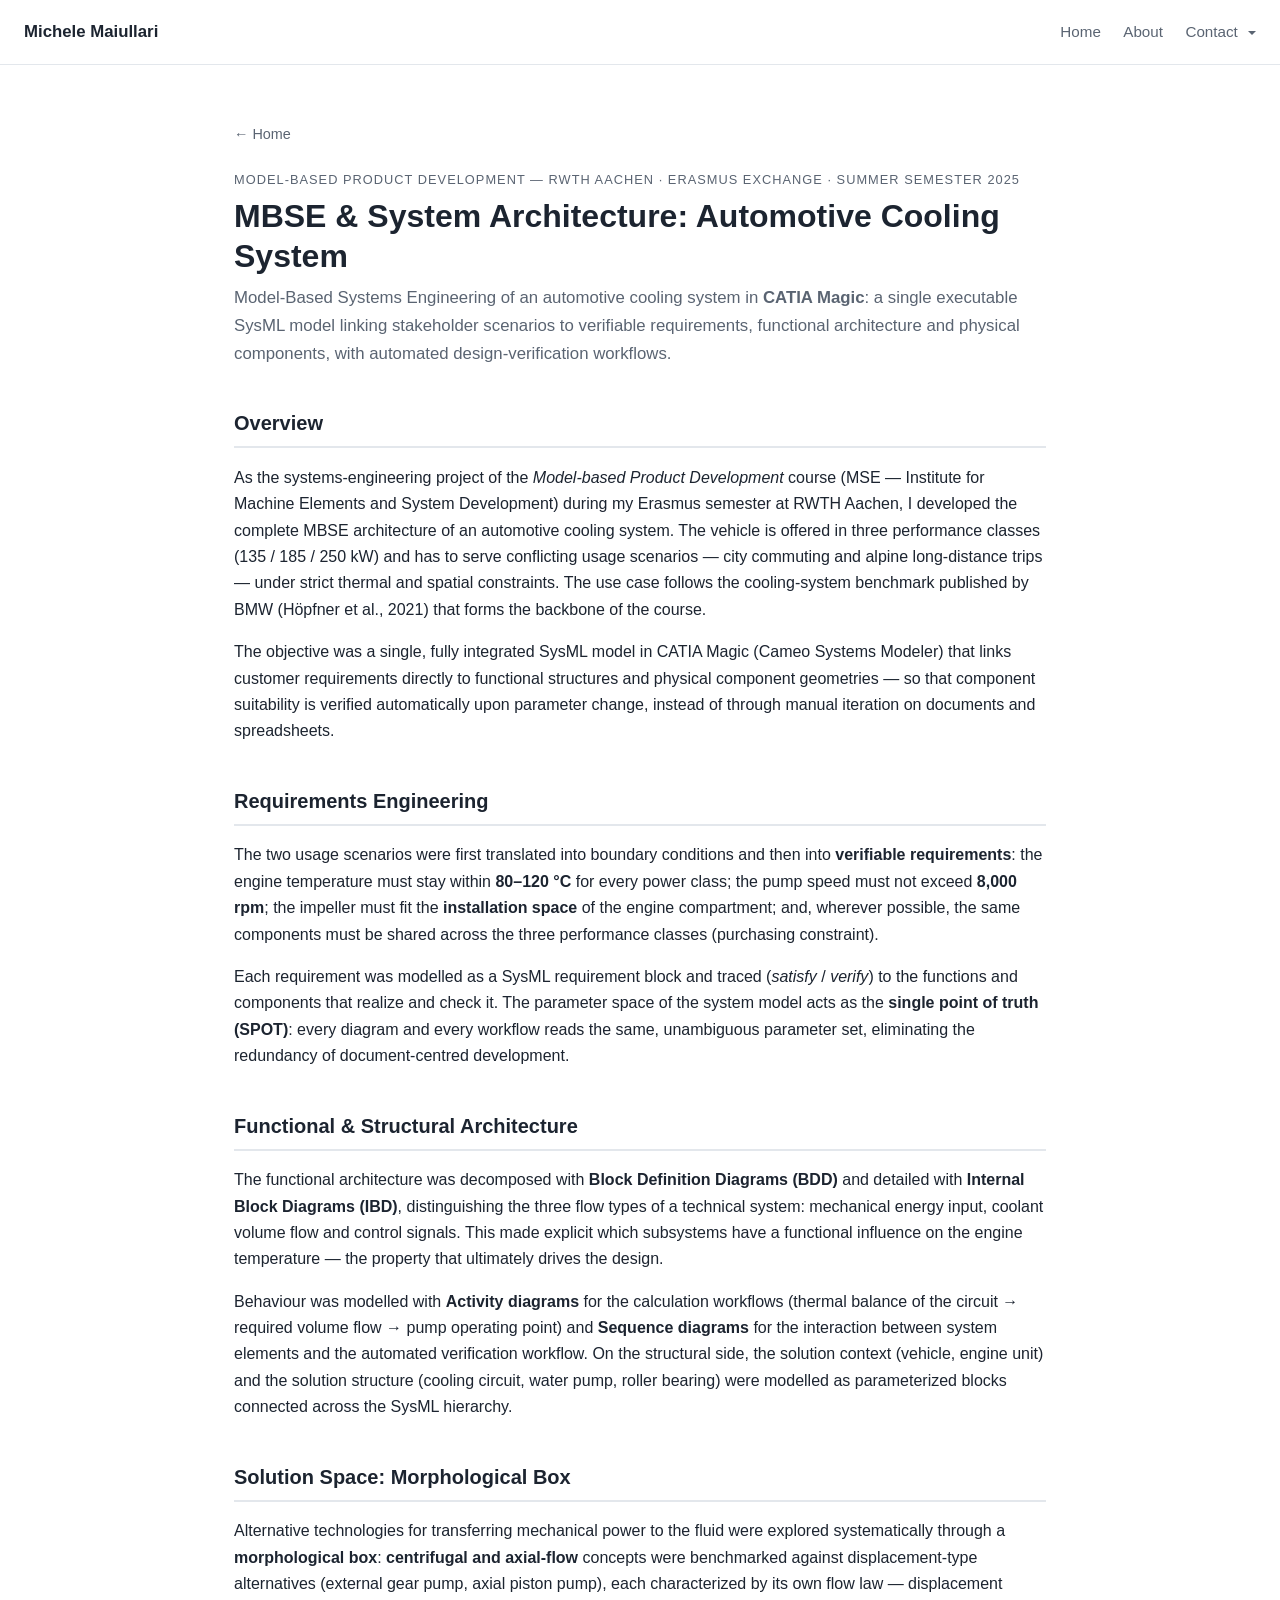
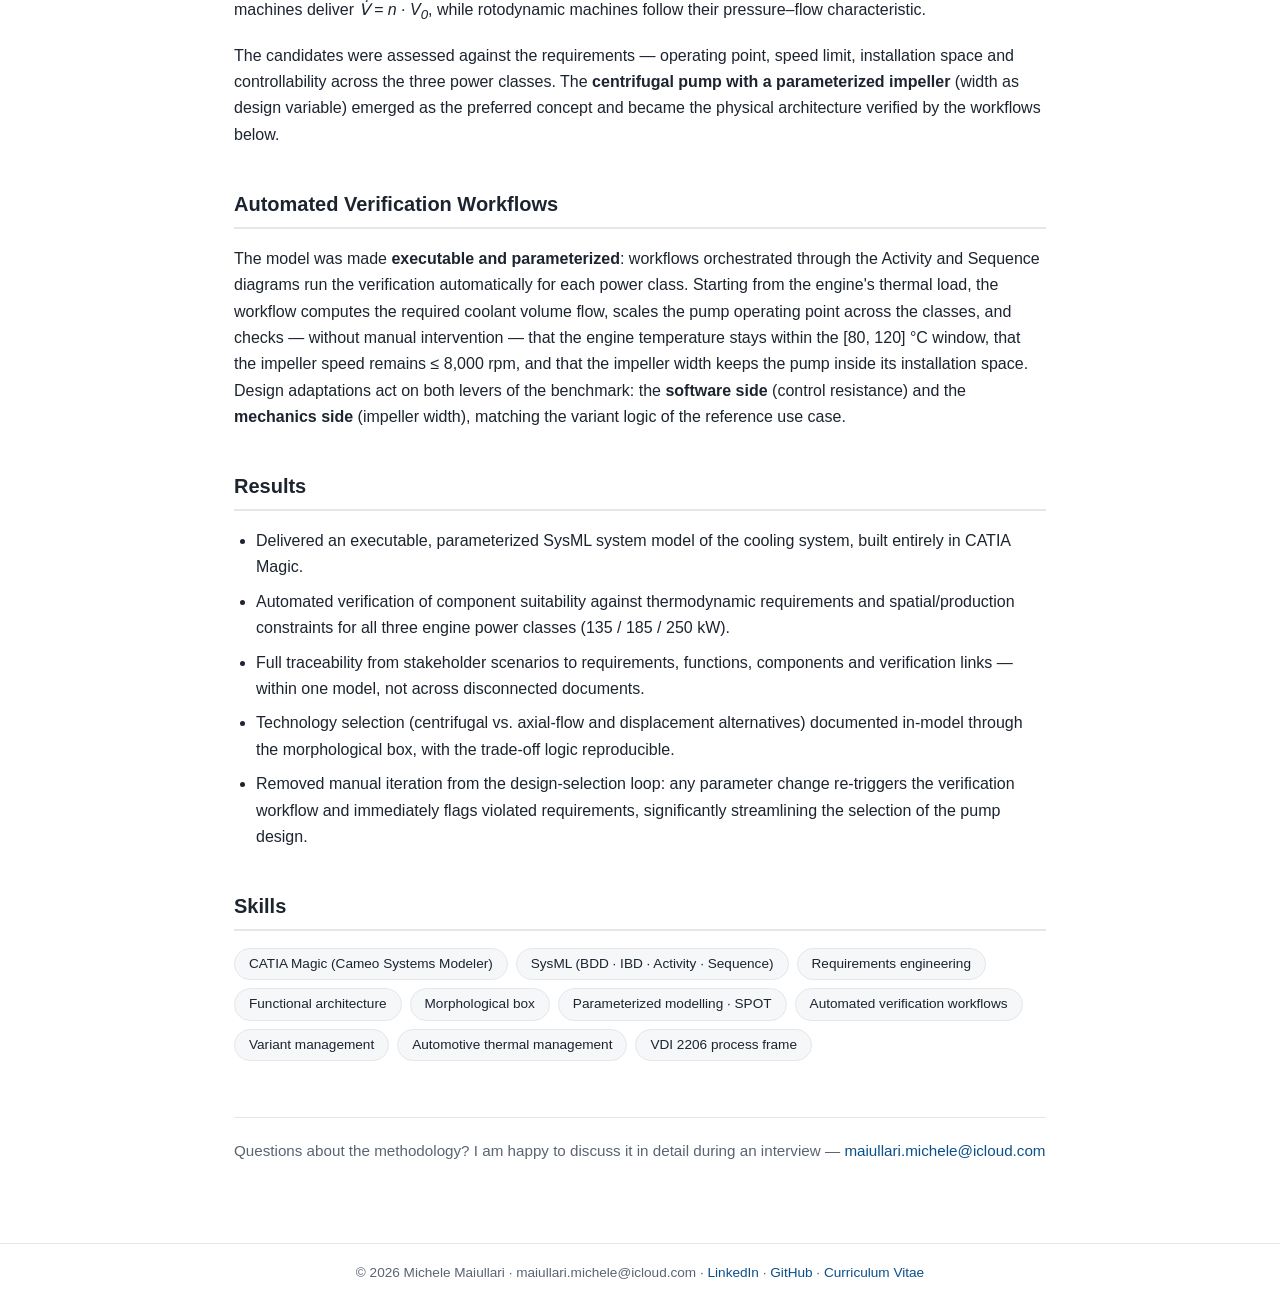
<file: projects/mbse-cooling-system.html>
<!DOCTYPE html>
<html lang="en">
<head>
  <meta charset="UTF-8">
  <meta name="viewport" content="width=device-width, initial-scale=1.0">
  <meta name="description" content="MBSE architecture of an automotive cooling system: executable SysML model in CATIA Magic linking requirements, functional architecture and physical components, with automated verification workflows (RWTH Aachen).">
  <title>MBSE &amp; System Architecture: Automotive Cooling System — Michele Maiullari</title>
  <link rel="icon" type="image/svg+xml" href="../assets/favicon.svg">
  <meta property="og:title" content="MBSE &amp; System Architecture: Automotive Cooling System — Michele Maiullari">
  <meta property="og:description" content="MBSE modeling of an automotive cooling system in SysML / CATIA Magic, developed at RWTH Aachen.">
  <meta property="og:type" content="website">
  <meta property="og:url" content="https://michelemaiullari.github.io/../">
  <meta property="og:site_name" content="Michele Maiullari — Portfolio">
  <meta name="twitter:card" content="summary">
  <link rel="stylesheet" href="../styles.css">

  <!-- Image lightbox (page-local block; to be moved into the shared stylesheet
       once approved site-wide). Click any content image to zoom it in place. -->
  <style>
    main img { cursor: zoom-in; }

    html.lb-lock,
    html.lb-lock body { overflow: hidden; }

    /* Uniform dark backdrop behind the enlarged image */
    .lb-overlay {
      position: fixed;
      inset: 0;
      z-index: 999999;
      display: flex;
      align-items: center;
      justify-content: center;
      background: rgba(0, 0, 0, .78);
      opacity: 0;
      transition: opacity .25s ease;
      -webkit-user-select: none;
      user-select: none;
    }
    .lb-overlay.lb-open { opacity: 1; }

    /* Frame that traces the image shape: ~3 mm white edge, rounded corners */
    .lb-frame {
      position: relative;
      box-sizing: content-box;
      border: 3mm solid #fff;
      border-radius: var(--lb-radius, 23px);
      background: #fff;
      overflow: hidden;
      line-height: 0;
      box-shadow: 0 24px 80px rgba(0, 0, 0, .5);
      will-change: transform;
    }
    .lb-frame img {
      display: block;
      width: auto;
      height: auto;
      max-width: calc(100vw - 6mm - 96px);
      max-height: calc(100vh - 6mm - 80px);
    }

    .lb-close {
      position: absolute;
      top: 18px;
      right: 18px;
      width: 46px;
      height: 46px;
      padding: 0;
      border: 1px solid rgba(255, 255, 255, .45);
      border-radius: 50%;
      background: rgba(0, 0, 0, .35);
      color: #fff;
      font: 500 26px/44px system-ui, sans-serif;
      text-align: center;
      cursor: pointer;
    }
    .lb-close:hover,
    .lb-close:focus-visible { background: rgba(0, 0, 0, .65); }

    @media (prefers-reduced-motion: reduce) {
      .lb-overlay { transition: none; }
      .lb-frame { transition: none !important; }
    }
  </style>
</head>
<body>

  <header class="site-header">
    <a class="site-title" href="../index.html">Michele Maiullari</a>
    <nav>
      <a href="../index.html">Home</a>
      <a href="../about.html">About</a>
      <div class="nav-contact">
        <button class="nav-contact-toggle" type="button" aria-expanded="false" aria-controls="contact-menu">
          Contact
        </button>
        <div class="nav-contact-menu" id="contact-menu">
          <a href="https://www.linkedin.com/in/michelemaiullari/" target="_blank" rel="noopener">LinkedIn</a>
          <a href="https://github.com/michelemaiullari" target="_blank" rel="noopener">GitHub</a>
          <a href="mailto:maiullari.michele@icloud.com">Contact me</a>
        </div>
      </div>
    </nav>
  </header>

  <main>

    <p class="breadcrumb"><a href="../index.html">&larr; Home</a></p>

    <p class="context-line">Model-based Product Development — RWTH Aachen · Erasmus Exchange · Summer Semester 2025</p>

    <h1>MBSE &amp; System Architecture: Automotive Cooling System</h1>

    <p class="subtitle">
      Model-Based Systems Engineering of an automotive cooling system in
      <strong>CATIA Magic</strong>: a single executable SysML model linking stakeholder
      scenarios to verifiable requirements, functional architecture and physical
      components, with automated design-verification workflows.
    </p>

    <h2>Overview</h2>
    <p>
      As the systems-engineering project of the <em>Model-based Product Development</em>
      course (MSE — Institute for Machine Elements and System Development) during my
      Erasmus semester at RWTH Aachen, I developed the complete MBSE architecture of an
      automotive cooling system. The vehicle is offered in three performance classes
      (135 / 185 / 250 kW) and has to serve conflicting usage scenarios &mdash; city
      commuting and alpine long-distance trips &mdash; under strict thermal and spatial
      constraints. The use case follows the cooling-system benchmark published by BMW
      (H&ouml;pfner et al., 2021) that forms the backbone of the course.
    </p>
    <p>
      The objective was a single, fully integrated SysML model in CATIA Magic
      (Cameo Systems Modeler) that links customer requirements directly to functional
      structures and physical component geometries &mdash; so that component suitability
      is verified automatically upon parameter change, instead of through manual
      iteration on documents and spreadsheets.
    </p>

    <h2>Requirements Engineering</h2>
    <p>
      The two usage scenarios were first translated into boundary conditions and then
      into <strong>verifiable requirements</strong>: the engine temperature must stay
      within <strong>80&ndash;120 &deg;C</strong> for every power class; the pump speed
      must not exceed <strong>8,000 rpm</strong>; the impeller must fit the
      <strong>installation space</strong> of the engine compartment; and, wherever
      possible, the same components must be shared across the three performance
      classes (purchasing constraint).
    </p>
    <p>
      Each requirement was modelled as a SysML requirement block and traced
      (<em>satisfy</em> / <em>verify</em>) to the functions and components that realize
      and check it. The parameter space of the system model acts as the
      <strong>single point of truth (SPOT)</strong>: every diagram and every workflow
      reads the same, unambiguous parameter set, eliminating the redundancy of
      document-centred development.
    </p>

    <h2>Functional &amp; Structural Architecture</h2>
    <p>
      The functional architecture was decomposed with
      <strong>Block Definition Diagrams (BDD)</strong> and detailed with
      <strong>Internal Block Diagrams (IBD)</strong>, distinguishing the three flow
      types of a technical system: mechanical energy input, coolant volume flow and
      control signals. This made explicit which subsystems have a functional influence
      on the engine temperature &mdash; the property that ultimately drives the design.
    </p>
    <p>
      Behaviour was modelled with <strong>Activity diagrams</strong> for the
      calculation workflows (thermal balance of the circuit &rarr; required volume flow
      &rarr; pump operating point) and <strong>Sequence diagrams</strong> for the
      interaction between system elements and the automated verification workflow. On
      the structural side, the solution context (vehicle, engine unit) and the solution
      structure (cooling circuit, water pump, roller bearing) were modelled as
      parameterized blocks connected across the SysML hierarchy.
    </p>

    <h2>Solution Space: Morphological Box</h2>
    <p>
      Alternative technologies for transferring mechanical power to the fluid were
      explored systematically through a <strong>morphological box</strong>:
      <strong>centrifugal and axial-flow</strong> concepts were benchmarked against
      displacement-type alternatives (external gear pump, axial piston pump), each
      characterized by its own flow law &mdash; displacement machines deliver
      <em>V&#775; = n &middot; V<sub>0</sub></em>, while rotodynamic machines follow
      their pressure&ndash;flow characteristic.
    </p>
    <p>
      The candidates were assessed against the requirements &mdash; operating point,
      speed limit, installation space and controllability across the three power
      classes. The <strong>centrifugal pump with a parameterized impeller</strong>
      (width as design variable) emerged as the preferred concept and became the
      physical architecture verified by the workflows below.
    </p>

    <h2>Automated Verification Workflows</h2>
    <p>
      The model was made <strong>executable and parameterized</strong>: workflows
      orchestrated through the Activity and Sequence diagrams run the verification
      automatically for each power class. Starting from the engine's thermal load, the
      workflow computes the required coolant volume flow, scales the pump operating
      point across the classes, and checks &mdash; without manual intervention &mdash;
      that the engine temperature stays within the [80, 120] &deg;C window, that the
      impeller speed remains &le; 8,000 rpm, and that the impeller width keeps the pump
      inside its installation space. Design adaptations act on both levers of the
      benchmark: the <strong>software side</strong> (control resistance) and the
      <strong>mechanics side</strong> (impeller width), matching the variant logic of
      the reference use case.
    </p>

    <h2>Results</h2>
    <ul>
      <li>
        Delivered an executable, parameterized SysML system model of the cooling
        system, built entirely in CATIA Magic.
      </li>
      <li>
        Automated verification of component suitability against thermodynamic
        requirements and spatial/production constraints for all three engine power
        classes (135 / 185 / 250 kW).
      </li>
      <li>
        Full traceability from stakeholder scenarios to requirements, functions,
        components and verification links &mdash; within one model, not across
        disconnected documents.
      </li>
      <li>
        Technology selection (centrifugal vs. axial-flow and displacement
        alternatives) documented in-model through the morphological box, with the
        trade-off logic reproducible.
      </li>
      <li>
        Removed manual iteration from the design-selection loop: any parameter change
        re-triggers the verification workflow and immediately flags violated
        requirements, significantly streamlining the selection of the pump design.
      </li>
    </ul>

    <h2>Skills</h2>
    <div class="skills">
      <span>CATIA Magic (Cameo Systems Modeler)</span>
      <span>SysML (BDD &middot; IBD &middot; Activity &middot; Sequence)</span>
      <span>Requirements engineering</span>
      <span>Functional architecture</span>
      <span>Morphological box</span>
      <span>Parameterized modelling &middot; SPOT</span>
      <span>Automated verification workflows</span>
      <span>Variant management</span>
      <span>Automotive thermal management</span>
      <span>VDI 2206 process frame</span>
    </div>

    

    <div class="contact-strip">
      Questions about the methodology? I am happy to discuss it in detail during an
      interview &mdash;
      <a href="mailto:maiullari.michele@icloud.com">maiullari.michele@icloud.com</a>
    </div>

  </main>

    <footer>
    &copy; 2026 Michele Maiullari &middot; maiullari.michele@icloud.com &middot;
    <a href="https://www.linkedin.com/in/michelemaiullari/" target="_blank" rel="noopener">LinkedIn</a> &middot;
    <a href="https://github.com/michelemaiullari" target="_blank" rel="noopener">GitHub</a> &middot;
    <a href="../assets/CV_Michele_Maiullari.pdf" target="_blank" rel="noopener">Curriculum Vitae</a>
  </footer>


  <!-- Image lightbox behaviour (page-local block; to be moved to a shared asset
       once approved site-wide). No dependencies, no new tabs: the image zooms
       in place over a uniformly darkened page, inside a white ~3 mm frame with
       rounded corners matching the image, capped at native resolution so it
       stays sharp. Closes on backdrop click, close button or Escape. -->
  <script>
    (function () {
      'use strict';

      var FRAME_MM = 3;          /* white frame thickness (mm) */
      var PX_PER_MM = 96 / 25.4; /* CSS reference px per mm   */
      var OPEN_MS = 320;
      var CLOSE_MS = 240;

      var overlay = null, frame = null, big = null, source = null;

      function reducedMotion() {
        return window.matchMedia
          && window.matchMedia('(prefers-reduced-motion: reduce)').matches;
      }

      /* Same rounded shape as the clicked image: outer radius = image radius + frame */
      function frameRadius(img) {
        var r = parseFloat(getComputedStyle(img).borderTopLeftRadius);
        var inner = (r > 1) ? r : 12;
        return (inner + FRAME_MM * PX_PER_MM).toFixed(1) + 'px';
      }

      /* Never upscale past native resolution: the zoom stays sharp */
      function capToNative() {
        var nw = big.naturalWidth;
        if (nw && big.getBoundingClientRect().width > nw) {
          big.style.width = nw + 'px';
          big.style.height = 'auto';
        }
      }

      function open(img) {
        if (overlay) { return; }
        source = img;

        overlay = document.createElement('div');
        overlay.className = 'lb-overlay';
        overlay.setAttribute('role', 'dialog');
        overlay.setAttribute('aria-modal', 'true');
        overlay.setAttribute('aria-label', 'Image preview');

        frame = document.createElement('div');
        frame.className = 'lb-frame';
        frame.style.setProperty('--lb-radius', frameRadius(img));

        big = new Image();
        big.alt = img.alt || '';
        big.draggable = false;
        big.src = img.currentSrc || img.src;
        frame.appendChild(big);
        overlay.appendChild(frame);

        var closeBtn = document.createElement('button');
        closeBtn.type = 'button';
        closeBtn.className = 'lb-close';
        closeBtn.setAttribute('aria-label', 'Close image preview');
        closeBtn.innerHTML = '&times;';
        overlay.appendChild(closeBtn);

        document.body.appendChild(overlay);
        document.documentElement.classList.add('lb-lock');

        if (big.complete && big.naturalWidth) {
          start();
        } else {
          big.addEventListener('load', start, { once: true });
          big.addEventListener('error', start, { once: true });
        }
        closeBtn.focus();
      }

      function start() {
        capToNative();

        if (reducedMotion()) {
          overlay.classList.add('lb-open');
          return;
        }

        var first = source.getBoundingClientRect();
        var last = frame.getBoundingClientRect();
        if (first.width < 4 || last.width < 4) {
          overlay.classList.add('lb-open');
          return;
        }

        /* FLIP: begin exactly on the thumbnail, then zoom to the centred frame */
        var s = first.width / last.width;
        frame.style.transformOrigin = '0 0';
        frame.style.transform = 'translate(' + (first.left - last.left).toFixed(2) + 'px,'
                              + (first.top - last.top).toFixed(2) + 'px)'
                              + ' scale(' + s.toFixed(5) + ')';
        void overlay.getBoundingClientRect(); /* flush styles */
        overlay.classList.add('lb-open');
        frame.style.transition = 'transform ' + OPEN_MS + 'ms cubic-bezier(.22,.61,.36,1)';
        requestAnimationFrame(function () {
          requestAnimationFrame(function () { frame.style.transform = 'none'; });
        });
      }

      function close() {
        if (!overlay || overlay.classList.contains('lb-closing')) { return; }
        overlay.classList.add('lb-closing');
        overlay.classList.remove('lb-open');

        if (!reducedMotion() && source) {
          var first = source.getBoundingClientRect();
          var last = frame.getBoundingClientRect();
          if (first.width > 4 && last.width > 4) {
            var s = first.width / last.width;
            frame.style.transition = 'transform ' + CLOSE_MS + 'ms cubic-bezier(.4,0,.6,1)';
            frame.style.transform = 'translate(' + (first.left - last.left).toFixed(2) + 'px,'
                                  + (first.top - last.top).toFixed(2) + 'px)'
                                  + ' scale(' + s.toFixed(5) + ')';
          }
        }

        setTimeout(function () {
          overlay.remove();
          overlay = frame = big = source = null;
          document.documentElement.classList.remove('lb-lock');
        }, reducedMotion() ? 0 : 260);
      }

      document.addEventListener('click', function (e) {
        var img = e.target.closest ? e.target.closest('main img') : null;
        if (img && !img.closest('a')) {
          e.preventDefault();
          open(img);
          return;
        }
        if (overlay && (e.target === overlay
             || (e.target.closest && e.target.closest('.lb-close')))) {
          close();
        }
      });

      document.addEventListener('keydown', function (e) {
        if (e.key === 'Escape' && overlay) { close(); }
      });
    })();
  </script>
  <script>
  (function () {
    var box = document.querySelector('.nav-contact');
    var toggle = document.querySelector('.nav-contact-toggle');
    if (!box || !toggle) { return; }
    function setOpen(open) {
      box.classList.toggle('open', open);
      toggle.setAttribute('aria-expanded', open ? 'true' : 'false');
    }
    toggle.addEventListener('click', function (e) {
      e.preventDefault();
      e.stopPropagation();
      setOpen(!box.classList.contains('open'));
    });
    document.addEventListener('click', function (e) {
      if (!box.contains(e.target)) { setOpen(false); }
    });
    document.addEventListener('keydown', function (e) {
      if (e.key === 'Escape') {
        setOpen(false);
        toggle.blur();
      }
    });
    box.addEventListener('focusout', function (e) {
      if (box.contains(e.relatedTarget)) { return; }
      setOpen(false);
    });
    if (window.matchMedia && window.matchMedia('(hover: hover) and (pointer: fine)').matches) {
      box.addEventListener('mouseenter', function () { setOpen(true); });
      box.addEventListener('mouseleave', function () { setOpen(false); });
    }
  })();
  </script>
</body>
</html>
</file>
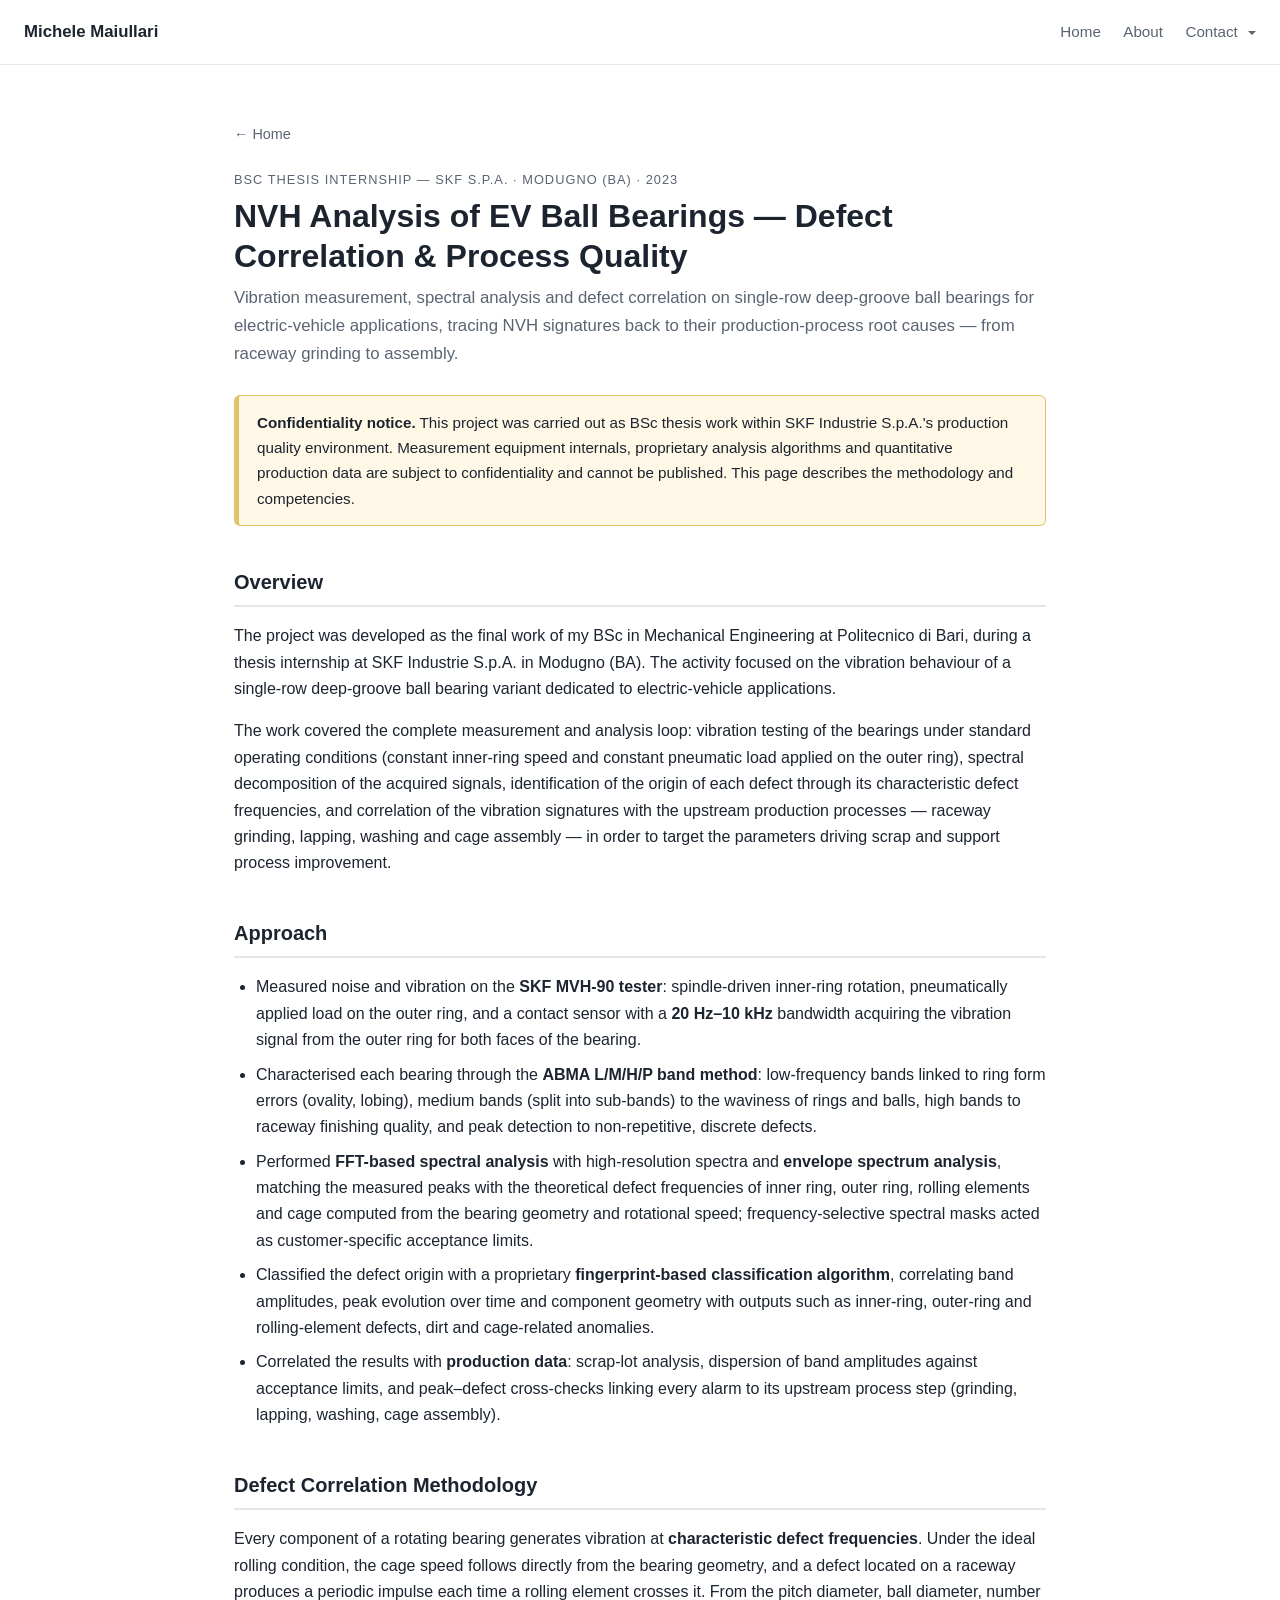
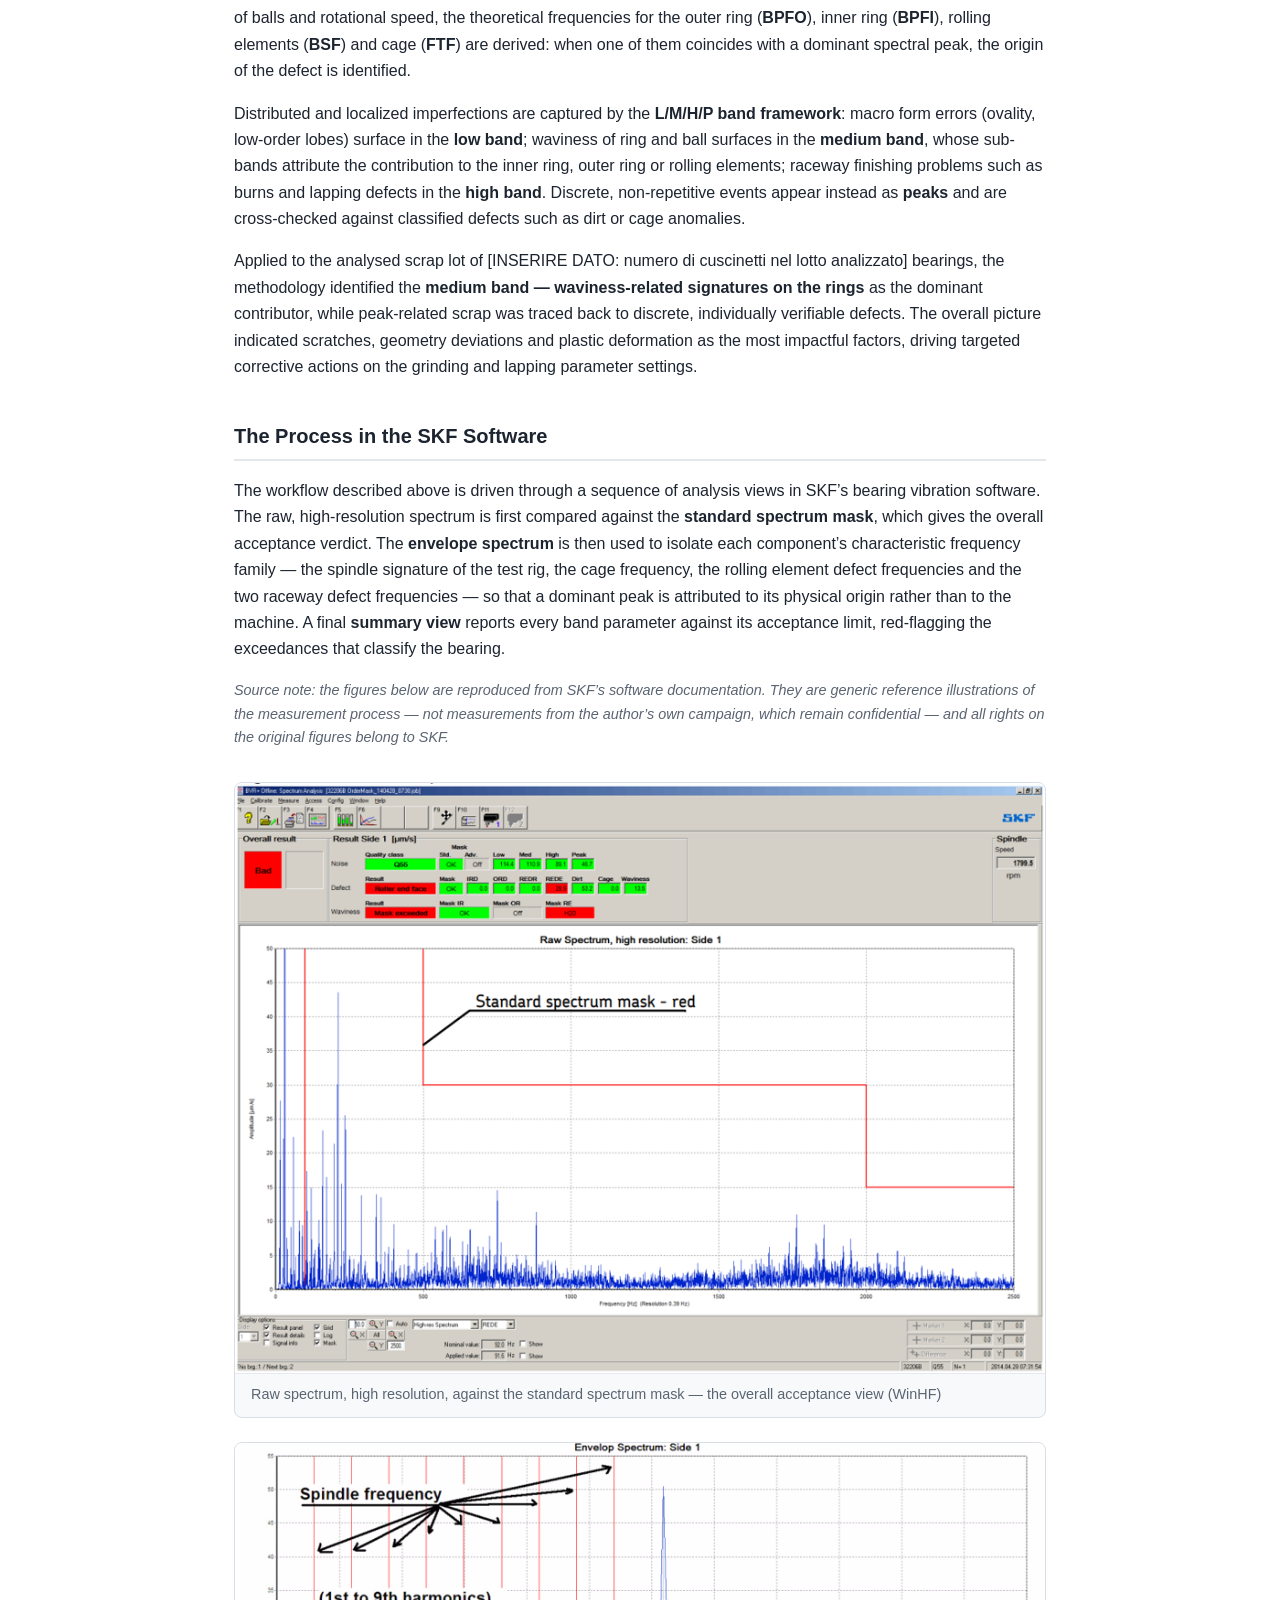
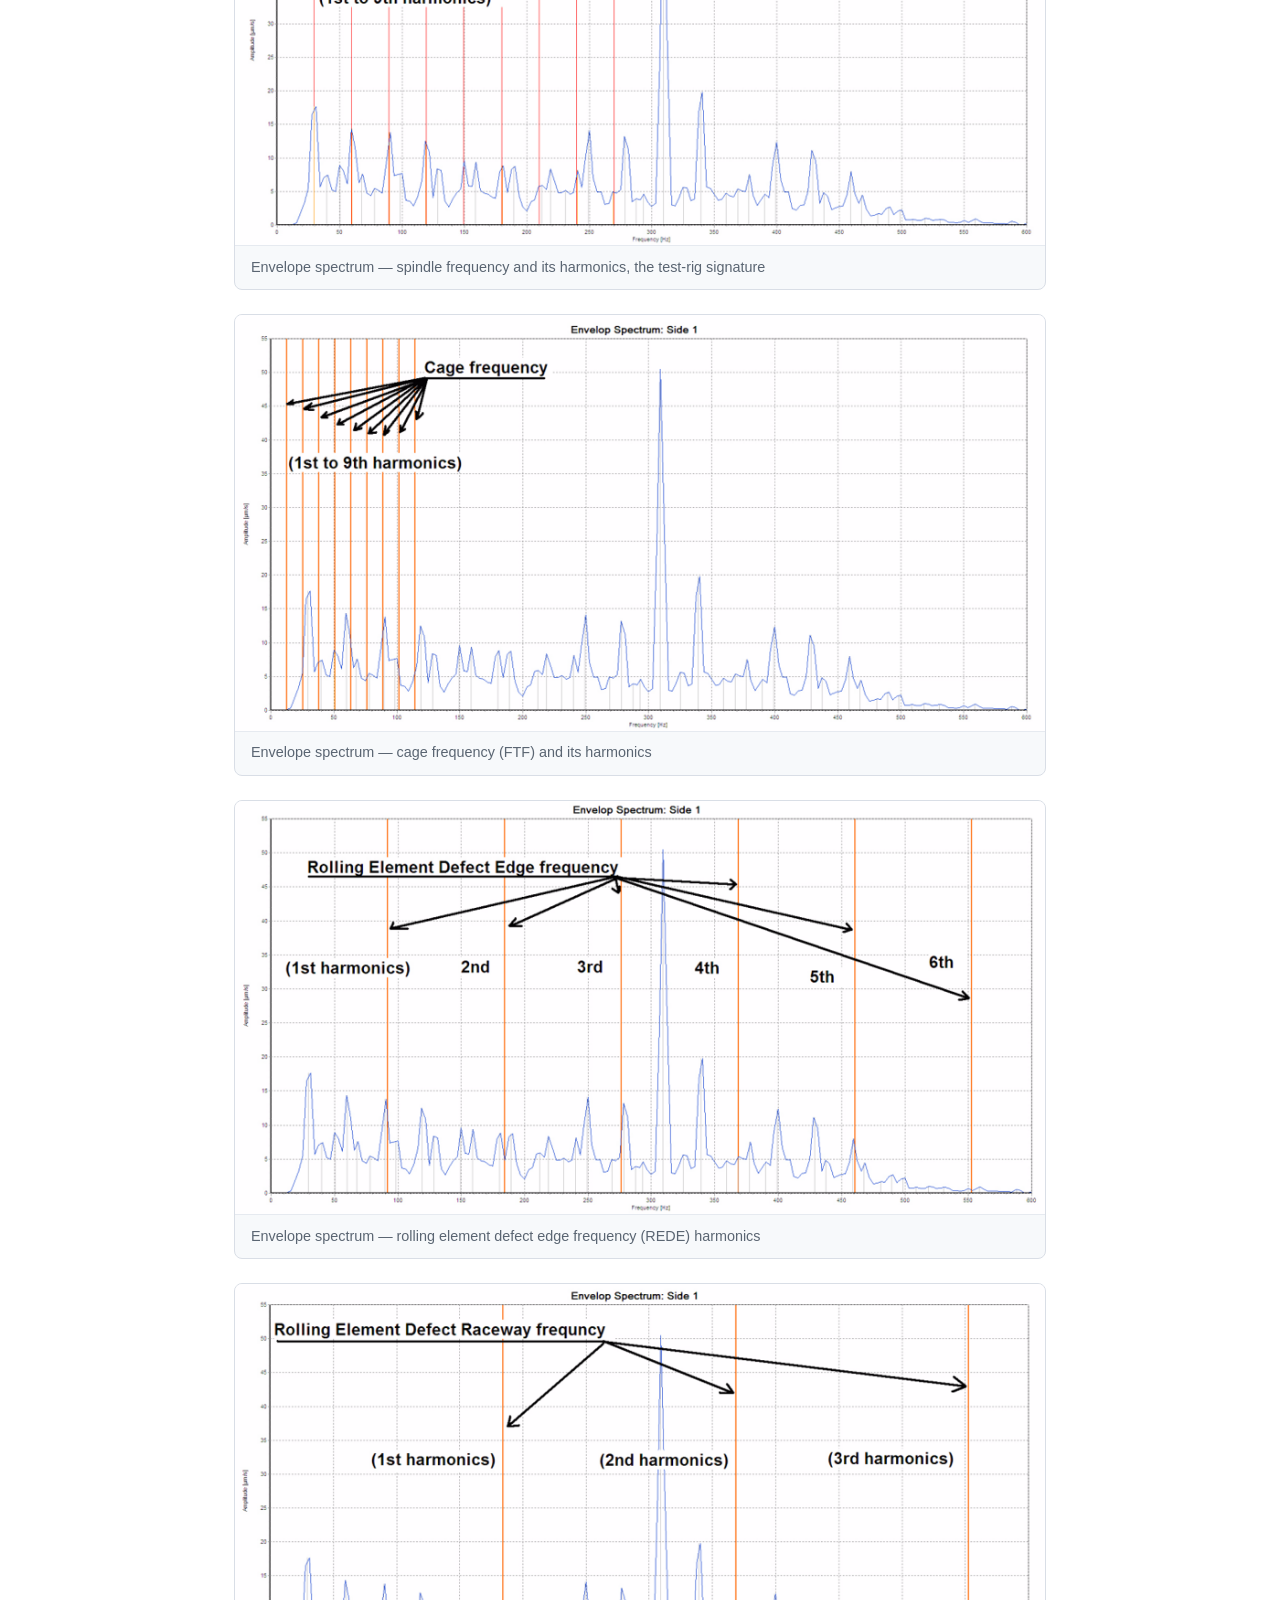
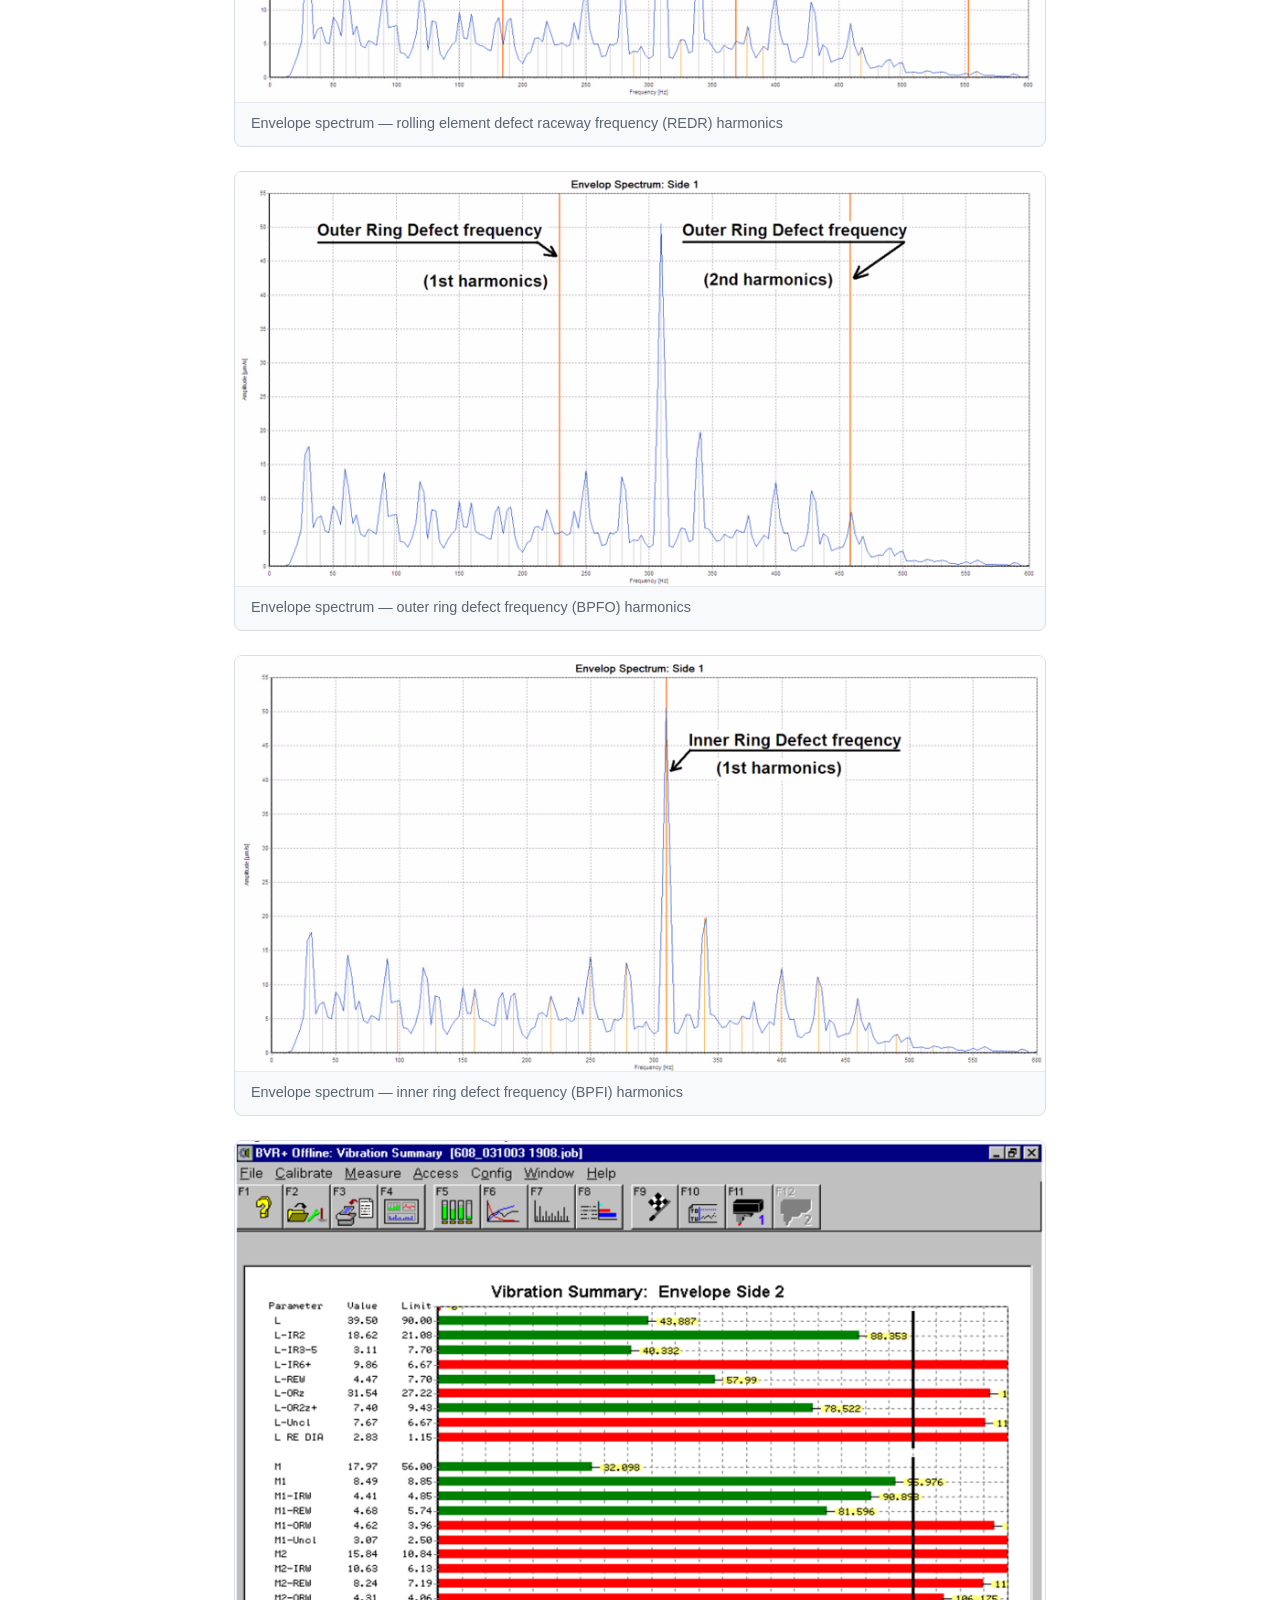
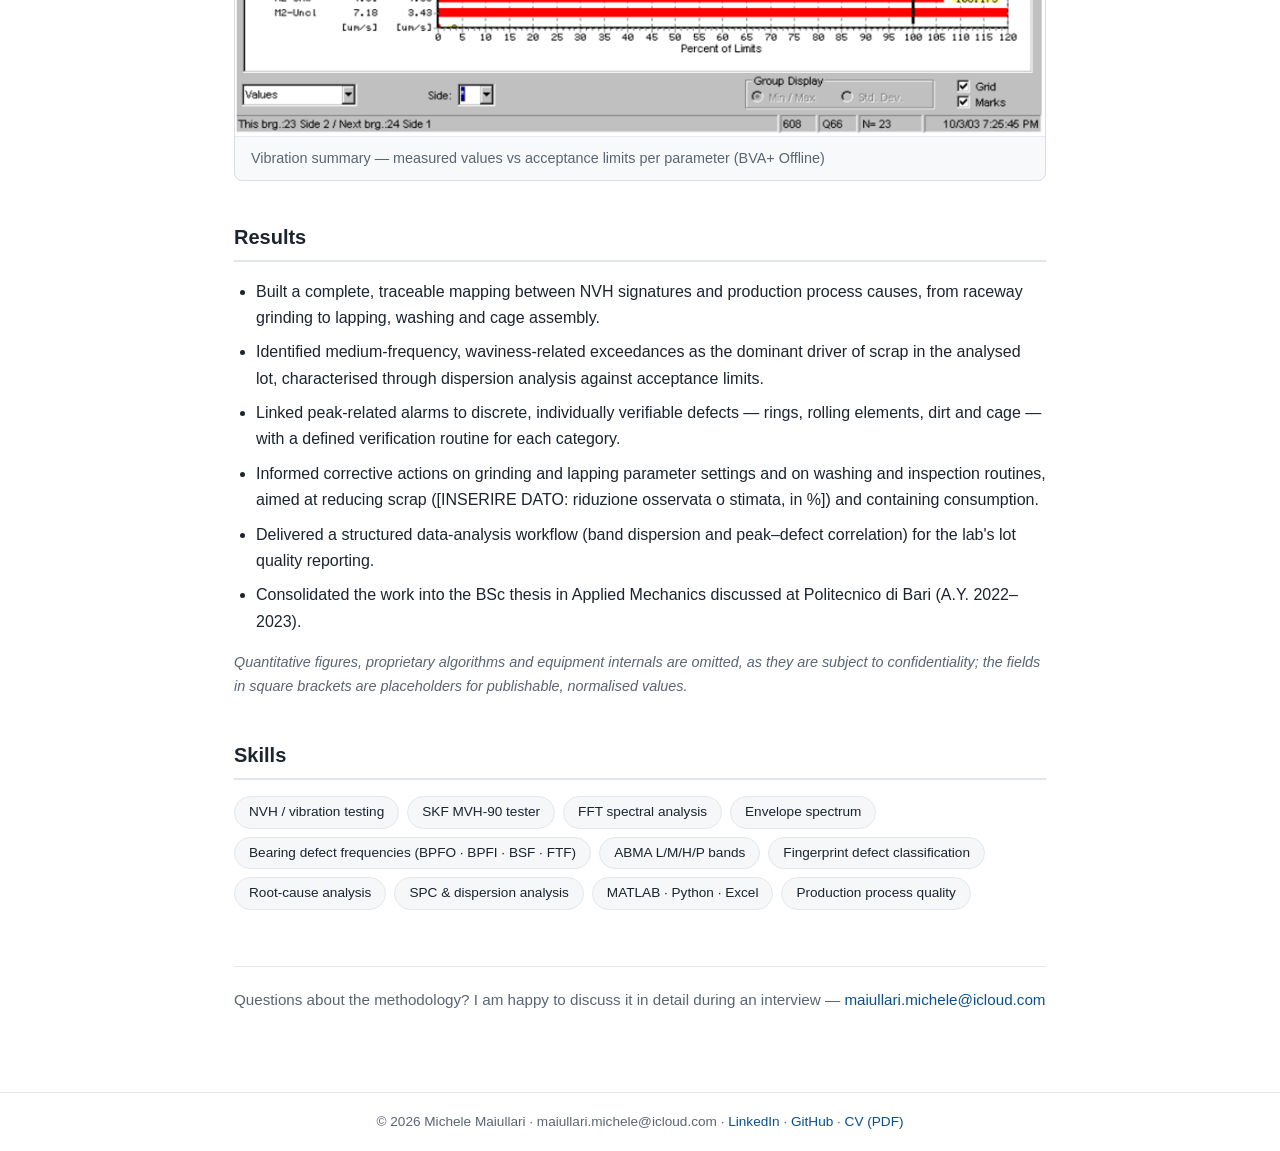
<file: projects/skf-nvh (1).html>
<!DOCTYPE html>
<html lang="en">
<head>
  <meta charset="UTF-8">
  <meta name="viewport" content="width=device-width, initial-scale=1.0">
  <title>NVH Analysis of EV Ball Bearings — Michele Maiullari</title>
  <link rel="icon" type="image/svg+xml" href="../assets/favicon.svg">
  <meta property="og:title" content="NVH Analysis of EV Ball Bearings — Michele Maiullari">
  <meta property="og:description" content="NVH analysis of EV ball bearings: vibration testing, FFT and envelope spectral analysis, defect correlation to production root causes — BSc thesis with SKF.">
  <meta property="og:type" content="website">
  <meta property="og:url" content="https://michelemaiullari.github.io/../">
  <meta property="og:site_name" content="Michele Maiullari — Portfolio">
  <meta name="twitter:card" content="summary">
  <meta name="description" content="NVH analysis of EV ball bearings: vibration testing, FFT and envelope spectral analysis, defect correlation to production root causes — BSc thesis with SKF.">
  <link rel="stylesheet" href="../styles.css">
</head>
<body>

  <header class="site-header">
    <a class="site-title" href="../index.html">Michele Maiullari</a>
    <nav>
      <a href="../index.html">Home</a>
      <a href="../about.html">About</a>
      <div class="nav-contact">
        <button class="nav-contact-toggle" type="button" aria-expanded="false" aria-controls="contact-menu">
          Contact
        </button>
        <div class="nav-contact-menu" id="contact-menu">
          <a href="https://www.linkedin.com/in/michelemaiullari/" target="_blank" rel="noopener">LinkedIn</a>
          <a href="https://github.com/michelemaiullari" target="_blank" rel="noopener">GitHub</a>
          <a href="mailto:maiullari.michele@icloud.com">Contact me</a>
        </div>
      </div>
    </nav>
  </header>

  <main>

    <p class="breadcrumb"><a href="../index.html">&larr; Home</a></p>

    <p class="context-line">BSc Thesis Internship &mdash; SKF S.p.A. &middot; Modugno (BA) &middot; 2023</p>

    <h1>NVH Analysis of EV Ball Bearings &mdash; Defect Correlation &amp; Process Quality</h1>

    <p class="subtitle">
      Vibration measurement, spectral analysis and defect correlation on single-row
      deep-groove ball bearings for electric-vehicle applications, tracing NVH
      signatures back to their production-process root causes &mdash; from raceway
      grinding to assembly.
    </p>

    <div class="nda-banner">
      <strong>Confidentiality notice.</strong>
      This project was carried out as BSc thesis work within SKF Industrie S.p.A.'s
      production quality environment. Measurement equipment internals, proprietary
      analysis algorithms and quantitative production data are subject to confidentiality
      and cannot be published. This page describes the methodology and competencies.
    </div>

    <h2>Overview</h2>
    <p>
      The project was developed as the final work of my BSc in Mechanical Engineering
      at Politecnico di Bari, during a thesis internship at SKF Industrie S.p.A. in
      Modugno (BA). The activity focused on the vibration behaviour of a single-row
      deep-groove ball bearing variant dedicated to electric-vehicle applications.
    </p>
    <p>
      The work covered the complete measurement and analysis loop: vibration testing
      of the bearings under standard operating conditions (constant inner-ring speed
      and constant pneumatic load applied on the outer ring), spectral decomposition
      of the acquired signals, identification of the origin of each defect through
      its characteristic defect frequencies, and correlation of the vibration
      signatures with the upstream production processes &mdash; raceway grinding,
      lapping, washing and cage assembly &mdash; in order to target the parameters
      driving scrap and support process improvement.
    </p>

    <h2>Approach</h2>
    <ul>
      <li>
        Measured noise and vibration on the <strong>SKF MVH-90 tester</strong>:
        spindle-driven inner-ring rotation, pneumatically applied load on the outer
        ring, and a contact sensor with a <strong>20 Hz&ndash;10 kHz</strong>
        bandwidth acquiring the vibration signal from the outer ring for both faces
        of the bearing.
      </li>
      <li>
        Characterised each bearing through the <strong>ABMA L/M/H/P band method</strong>:
        low-frequency bands linked to ring form errors (ovality, lobing), medium
        bands (split into sub-bands) to the waviness of rings and balls, high bands
        to raceway finishing quality, and peak detection to non-repetitive, discrete
        defects.
      </li>
      <li>
        Performed <strong>FFT-based spectral analysis</strong> with high-resolution
        spectra and <strong>envelope spectrum analysis</strong>, matching the measured
        peaks with the theoretical defect frequencies of inner ring, outer ring,
        rolling elements and cage computed from the bearing geometry and rotational
        speed; frequency-selective spectral masks acted as customer-specific
        acceptance limits.
      </li>
      <li>
        Classified the defect origin with a proprietary <strong>fingerprint-based
        classification algorithm</strong>, correlating band amplitudes, peak evolution
        over time and component geometry with outputs such as inner-ring, outer-ring
        and rolling-element defects, dirt and cage-related anomalies.
      </li>
      <li>
        Correlated the results with <strong>production data</strong>: scrap-lot
        analysis, dispersion of band amplitudes against acceptance limits, and
        peak&ndash;defect cross-checks linking every alarm to its upstream process
        step (grinding, lapping, washing, cage assembly).
      </li>
    </ul>

    <h2>Defect Correlation Methodology</h2>
    <p>
      Every component of a rotating bearing generates vibration at
      <strong>characteristic defect frequencies</strong>. Under the ideal rolling
      condition, the cage speed follows directly from the bearing geometry, and a
      defect located on a raceway produces a periodic impulse each time a rolling
      element crosses it. From the pitch diameter, ball diameter, number of balls
      and rotational speed, the theoretical frequencies for the outer ring
      (<strong>BPFO</strong>), inner ring (<strong>BPFI</strong>), rolling elements
      (<strong>BSF</strong>) and cage (<strong>FTF</strong>) are derived: when one
      of them coincides with a dominant spectral peak, the origin of the defect is
      identified.
    </p>
    <p>
      Distributed and localized imperfections are captured by the
      <strong>L/M/H/P band framework</strong>: macro form errors (ovality, low-order
      lobes) surface in the <strong>low band</strong>; waviness of ring and ball
      surfaces in the <strong>medium band</strong>, whose sub-bands attribute the
      contribution to the inner ring, outer ring or rolling elements; raceway
      finishing problems such as burns and lapping defects in the <strong>high
      band</strong>. Discrete, non-repetitive events appear instead as
      <strong>peaks</strong> and are cross-checked against classified defects such
      as dirt or cage anomalies.
    </p>

    <p>
      Applied to the analysed scrap lot of [INSERIRE DATO: numero di cuscinetti nel
      lotto analizzato] bearings, the methodology identified the <strong>medium
      band &mdash; waviness-related signatures on the rings</strong> as the dominant
      contributor, while peak-related scrap was traced back to discrete,
      individually verifiable defects. The overall picture indicated scratches,
      geometry deviations and plastic deformation as the most impactful factors,
      driving targeted corrective actions on the grinding and lapping parameter
      settings.
    </p>

    <h2>The Process in the SKF Software</h2>
    <p>
      The workflow described above is driven through a sequence of analysis
      views in SKF&rsquo;s bearing vibration software. The raw, high-resolution
      spectrum is first compared against the <strong>standard spectrum
      mask</strong>, which gives the overall acceptance verdict. The
      <strong>envelope spectrum</strong> is then used to isolate each
      component&rsquo;s characteristic frequency family &mdash; the spindle
      signature of the test rig, the cage frequency, the rolling element defect
      frequencies and the two raceway defect frequencies &mdash; so that a
      dominant peak is attributed to its physical origin rather than to the
      machine. A final <strong>summary view</strong> reports every band
      parameter against its acceptance limit, red-flagging the exceedances
      that classify the bearing.
    </p>
    <p class="muted-note">
      Source note: the figures below are reproduced from SKF&rsquo;s software
      documentation. They are generic reference illustrations of the
      measurement process &mdash; not measurements from the author&rsquo;s own
      campaign, which remain confidential &mdash; and all rights on the
      original figures belong to SKF.
    </p>

    <div class="gallery">
      <figure style="grid-column: 1 / -1;">
        <a class="img-zoom" href="../assets/skf-manual-raw-spectrum.png" target="_blank" rel="noopener"
           aria-label="Open the raw spectrum versus standard spectrum mask figure at natural size">
          <img src="../assets/skf-manual-raw-spectrum.png"
               alt="Raw spectrum at high resolution compared against the standard spectrum mask: overall result red (rejected)"
               width="886" height="645" loading="lazy">
        </a>
        <figcaption>Raw spectrum, high resolution, against the standard spectrum mask &mdash; the overall acceptance view (WinHF)</figcaption>
      </figure>
      <figure style="grid-column: 1 / -1;">
        <a class="img-zoom" href="../assets/skf-manual-env-spindle.png" target="_blank" rel="noopener"
           aria-label="Open the spindle frequency envelope spectrum figure at natural size">
          <img src="../assets/skf-manual-env-spindle.png"
               alt="Envelope spectrum with the spindle frequency and its first harmonics highlighted by red markers"
               width="886" height="440" loading="lazy">
        </a>
        <figcaption>Envelope spectrum &mdash; spindle frequency and its harmonics, the test-rig signature</figcaption>
      </figure>
      <figure style="grid-column: 1 / -1;">
        <a class="img-zoom" href="../assets/skf-manual-env-cage.png" target="_blank" rel="noopener"
           aria-label="Open the cage frequency envelope spectrum figure at natural size">
          <img src="../assets/skf-manual-env-cage.png"
               alt="Envelope spectrum with the cage frequency harmonics highlighted by orange markers in the low-frequency region"
               width="886" height="455" loading="lazy">
        </a>
        <figcaption>Envelope spectrum &mdash; cage frequency (FTF) and its harmonics</figcaption>
      </figure>
      <figure style="grid-column: 1 / -1;">
        <a class="img-zoom" href="../assets/skf-manual-env-rede.png" target="_blank" rel="noopener"
           aria-label="Open the rolling element defect edge frequency figure at natural size">
          <img src="../assets/skf-manual-env-rede.png"
               alt="Envelope spectrum with the rolling element defect edge frequency harmonics highlighted by orange markers"
               width="886" height="452" loading="lazy">
        </a>
        <figcaption>Envelope spectrum &mdash; rolling element defect edge frequency (REDE) harmonics</figcaption>
      </figure>
      <figure style="grid-column: 1 / -1;">
        <a class="img-zoom" href="../assets/skf-manual-env-redr.png" target="_blank" rel="noopener"
           aria-label="Open the rolling element defect raceway frequency figure at natural size">
          <img src="../assets/skf-manual-env-redr.png"
               alt="Envelope spectrum with the rolling element defect raceway frequency harmonics highlighted by orange markers"
               width="886" height="457" loading="lazy">
        </a>
        <figcaption>Envelope spectrum &mdash; rolling element defect raceway frequency (REDR) harmonics</figcaption>
      </figure>
      <figure style="grid-column: 1 / -1;">
        <a class="img-zoom" href="../assets/skf-manual-env-outer-ring.png" target="_blank" rel="noopener"
           aria-label="Open the outer ring defect frequency figure at natural size">
          <img src="../assets/skf-manual-env-outer-ring.png"
               alt="Envelope spectrum with the outer ring defect frequency harmonics highlighted by orange markers"
               width="886" height="453" loading="lazy">
        </a>
        <figcaption>Envelope spectrum &mdash; outer ring defect frequency (BPFO) harmonics</figcaption>
      </figure>
      <figure style="grid-column: 1 / -1;">
        <a class="img-zoom" href="../assets/skf-manual-env-inner-ring.png" target="_blank" rel="noopener"
           aria-label="Open the inner ring defect frequency figure at natural size">
          <img src="../assets/skf-manual-env-inner-ring.png"
               alt="Envelope spectrum with the inner ring defect frequency first harmonic highlighted by an orange marker"
               width="886" height="454" loading="lazy">
        </a>
        <figcaption>Envelope spectrum &mdash; inner ring defect frequency (BPFI) harmonics</figcaption>
      </figure>
      <figure style="grid-column: 1 / -1;">
        <a class="img-zoom" href="../assets/skf-manual-summary.png" target="_blank" rel="noopener"
           aria-label="Open the vibration summary figure at natural size">
          <img src="../assets/skf-manual-summary.png"
               alt="Vibration summary view: bar chart of measured values against acceptance limits per parameter, with exceedances flagged in red"
               width="886" height="651" loading="lazy">
        </a>
        <figcaption>Vibration summary &mdash; measured values vs acceptance limits per parameter (BVA+ Offline)</figcaption>
      </figure>
    </div>

    <h2>Results</h2>
    <ul>
      <li>Built a complete, traceable mapping between NVH signatures and production process causes, from raceway grinding to lapping, washing and cage assembly.</li>
      <li>Identified medium-frequency, waviness-related exceedances as the dominant driver of scrap in the analysed lot, characterised through dispersion analysis against acceptance limits.</li>
      <li>Linked peak-related alarms to discrete, individually verifiable defects &mdash; rings, rolling elements, dirt and cage &mdash; with a defined verification routine for each category.</li>
      <li>Informed corrective actions on grinding and lapping parameter settings and on washing and inspection routines, aimed at reducing scrap ([INSERIRE DATO: riduzione osservata o stimata, in %]) and containing consumption.</li>
      <li>Delivered a structured data-analysis workflow (band dispersion and peak&ndash;defect correlation) for the lab's lot quality reporting.</li>
      <li>Consolidated the work into the BSc thesis in Applied Mechanics discussed at Politecnico di Bari (A.Y. 2022&ndash;2023).</li>
    </ul>
    <p class="muted-note">
      Quantitative figures, proprietary algorithms and equipment internals are omitted,
      as they are subject to confidentiality; the fields in square brackets are
      placeholders for publishable, normalised values.
    </p>

    <h2>Skills</h2>
    <div class="skills">
      <span>NVH / vibration testing</span>
      <span>SKF MVH-90 tester</span>
      <span>FFT spectral analysis</span>
      <span>Envelope spectrum</span>
      <span>Bearing defect frequencies (BPFO &middot; BPFI &middot; BSF &middot; FTF)</span>
      <span>ABMA L/M/H/P bands</span>
      <span>Fingerprint defect classification</span>
      <span>Root-cause analysis</span>
      <span>SPC &amp; dispersion analysis</span>
      <span>MATLAB &middot; Python &middot; Excel</span>
      <span>Production process quality</span>
    </div>


    <div class="contact-strip">
      Questions about the methodology? I am happy to discuss it in detail during an
      interview &mdash;
      <a href="mailto:maiullari.michele@icloud.com">maiullari.michele@icloud.com</a>
    </div>

  </main>

  <footer>
    &copy; 2026 Michele Maiullari &middot; maiullari.michele@icloud.com &middot;
    <a href="https://www.linkedin.com/in/michelemaiullari/" target="_blank" rel="noopener">LinkedIn</a> &middot;
    <a href="https://github.com/michelemaiullari" target="_blank" rel="noopener">GitHub</a> &middot;
    <a href="../assets/CV_Michele_Maiullari.pdf" target="_blank" rel="noopener">CV (PDF)</a>
  </footer>

  <script>
  (function () {
    var box = document.querySelector('.nav-contact');
    var toggle = document.querySelector('.nav-contact-toggle');
    if (!box || !toggle) { return; }
    function setOpen(open) {
      box.classList.toggle('open', open);
      toggle.setAttribute('aria-expanded', open ? 'true' : 'false');
    }
    toggle.addEventListener('click', function (e) {
      e.preventDefault();
      e.stopPropagation();
      setOpen(!box.classList.contains('open'));
    });
    document.addEventListener('click', function (e) {
      if (!box.contains(e.target)) { setOpen(false); }
    });
    document.addEventListener('keydown', function (e) {
      if (e.key === 'Escape') {
        setOpen(false);
        toggle.blur();
      }
    });
    box.addEventListener('focusout', function (e) {
      if (box.contains(e.relatedTarget)) { return; }
      setOpen(false);
    });
    if (window.matchMedia && window.matchMedia('(hover: hover) and (pointer: fine)').matches) {
      box.addEventListener('mouseenter', function () { setOpen(true); });
      box.addEventListener('mouseleave', function () { setOpen(false); });
    }
  })();
  </script>

  <script>
  /* Gallery images: click opens the picture in an overlay at its natural
     size (scrollable when larger than the window). Click anywhere or press
     Esc to close. Without JavaScript the link still works and opens the
     full-size image in a new browser tab. */
  (function () {
    var links = document.querySelectorAll('a.img-zoom');
    if (!links.length) { return; }
    var overlay = null;

    function close() {
      if (!overlay) { return; }
      overlay.parentNode.removeChild(overlay);
      overlay = null;
      document.body.style.overflow = '';
      document.removeEventListener('keydown', onKey);
    }
    function onKey(e) {
      if (e.key === 'Escape' || e.key === 'Esc') { close(); }
    }
    function open(link) {
      var img = link.querySelector('img');
      var fig = link.parentNode;
      var cap = fig ? fig.querySelector('figcaption') : null;

      overlay = document.createElement('div');
      overlay.className = 'lightbox';
      overlay.setAttribute('role', 'dialog');
      overlay.setAttribute('aria-modal', 'true');
      overlay.setAttribute('aria-label', img ? (img.alt || 'Image') : 'Image');

      var inner = document.createElement('figure');
      var big = document.createElement('img');
      big.src = link.getAttribute('href');
      if (img) { big.alt = img.alt; }
      inner.appendChild(big);
      if (cap) {
        var fc = document.createElement('figcaption');
        fc.textContent = cap.textContent;
        inner.appendChild(fc);
      }
      overlay.appendChild(inner);

      var btn = document.createElement('button');
      btn.type = 'button';
      btn.className = 'lightbox-close';
      btn.setAttribute('aria-label', 'Close image');
      btn.innerHTML = '&times;';
      overlay.appendChild(btn);

      overlay.addEventListener('click', close);
      document.body.appendChild(overlay);
      document.body.style.overflow = 'hidden';
      document.addEventListener('keydown', onKey);
      btn.focus();
    }

    Array.prototype.forEach.call(links, function (link) {
      link.addEventListener('click', function (e) {
        e.preventDefault();
        open(link);
      });
    });
  })();
  </script>

</body>
</html>
</file>
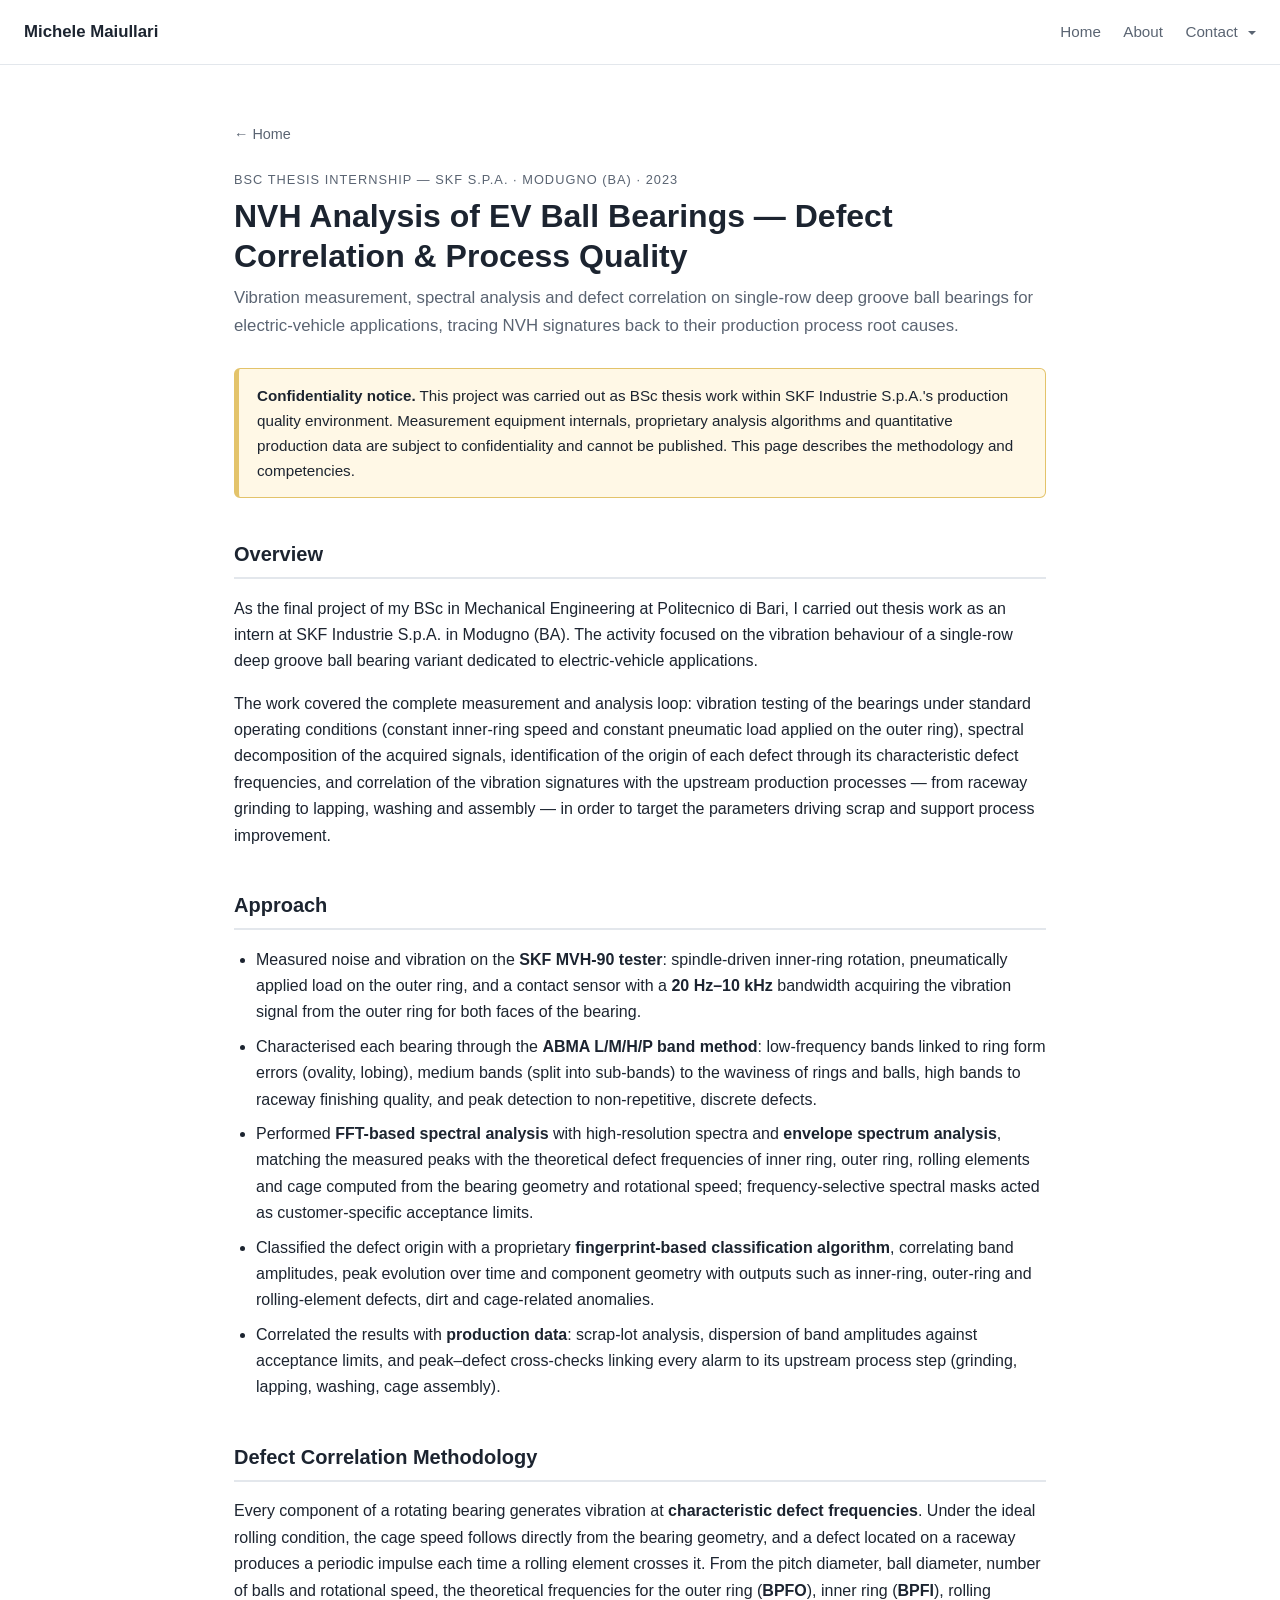
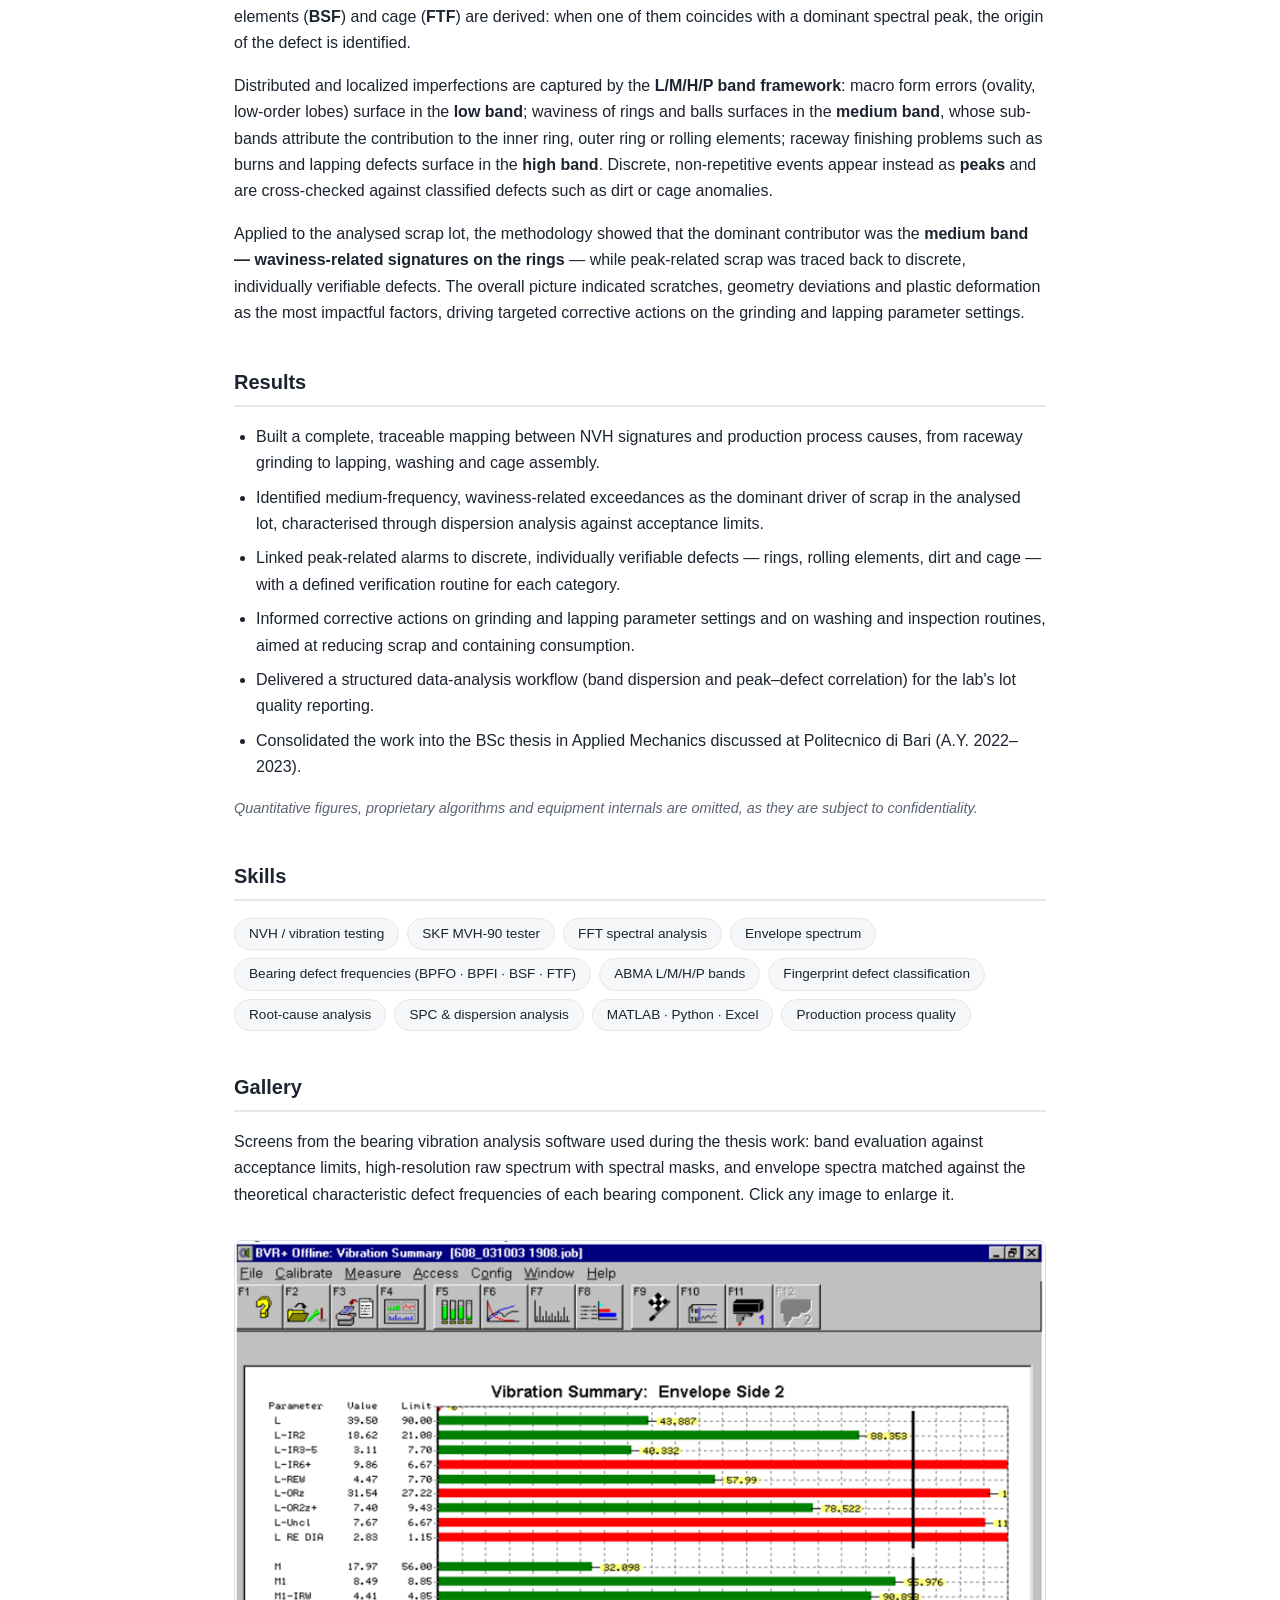
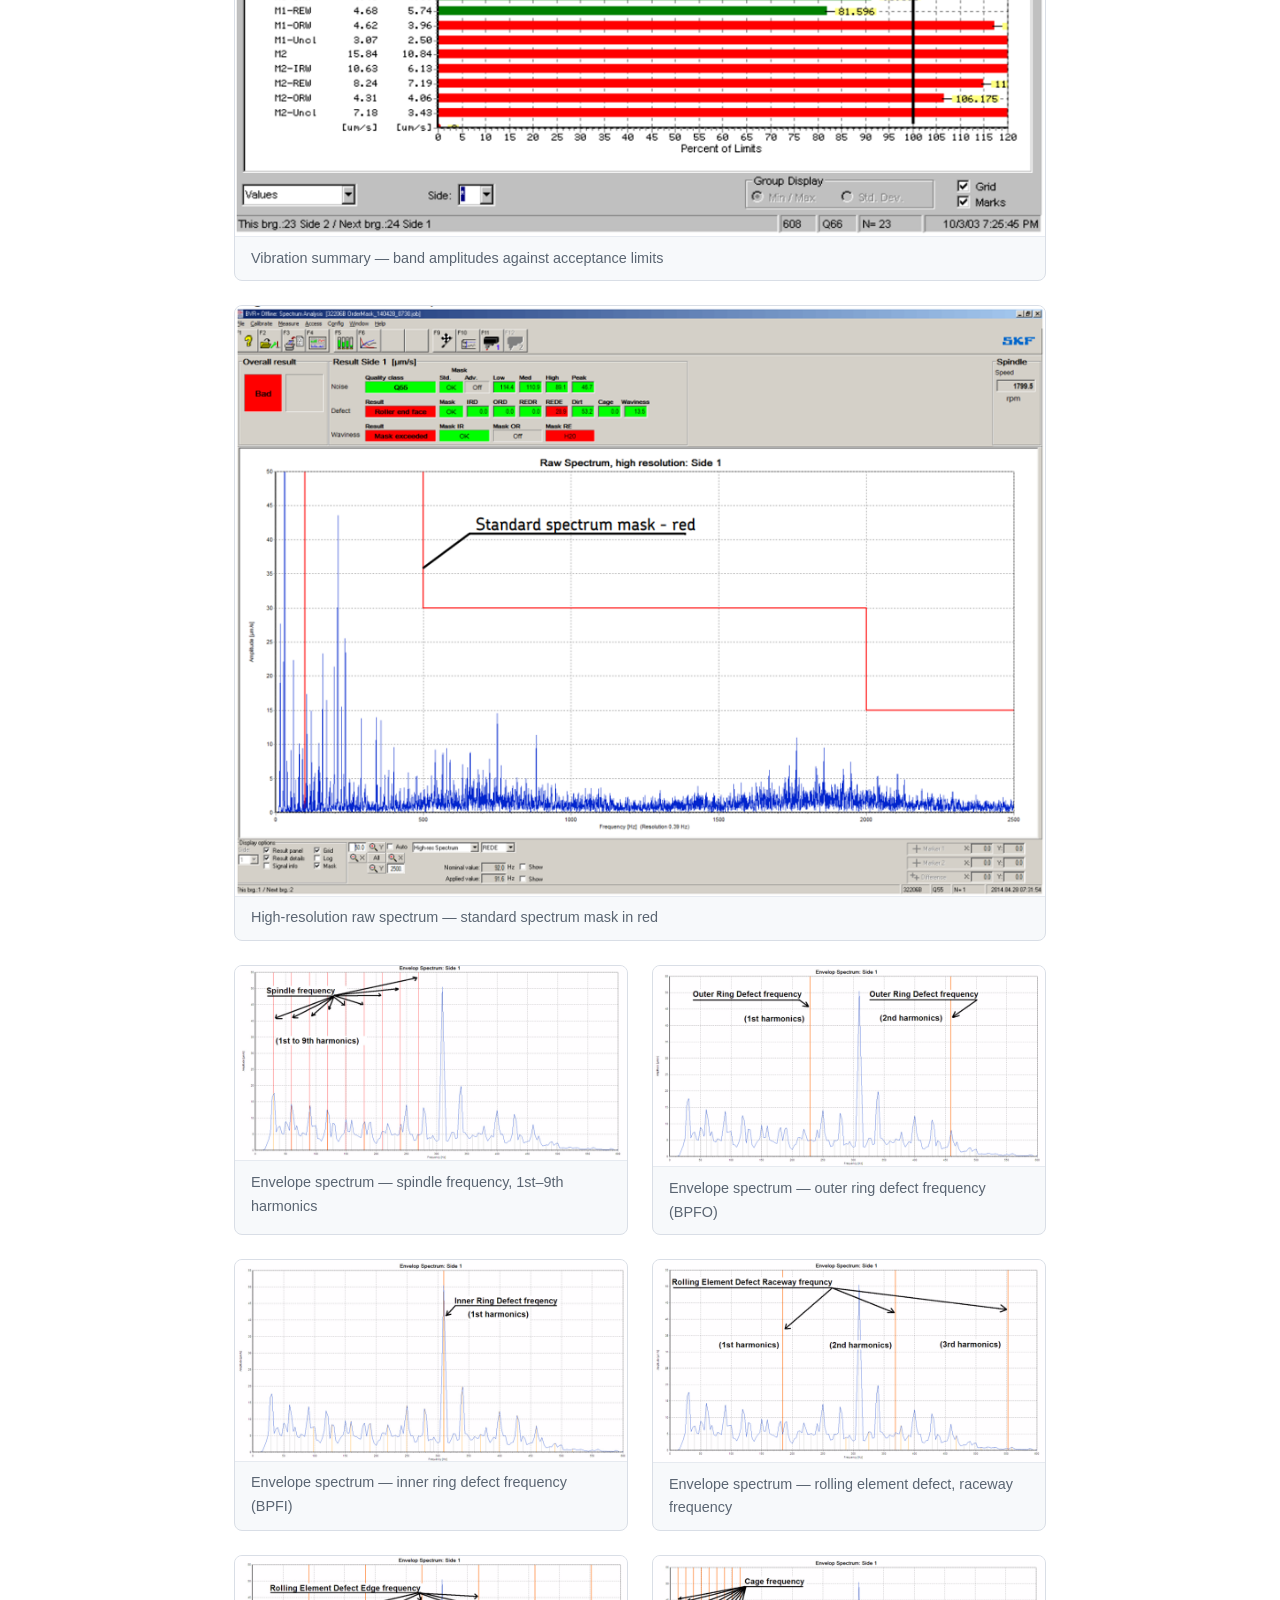
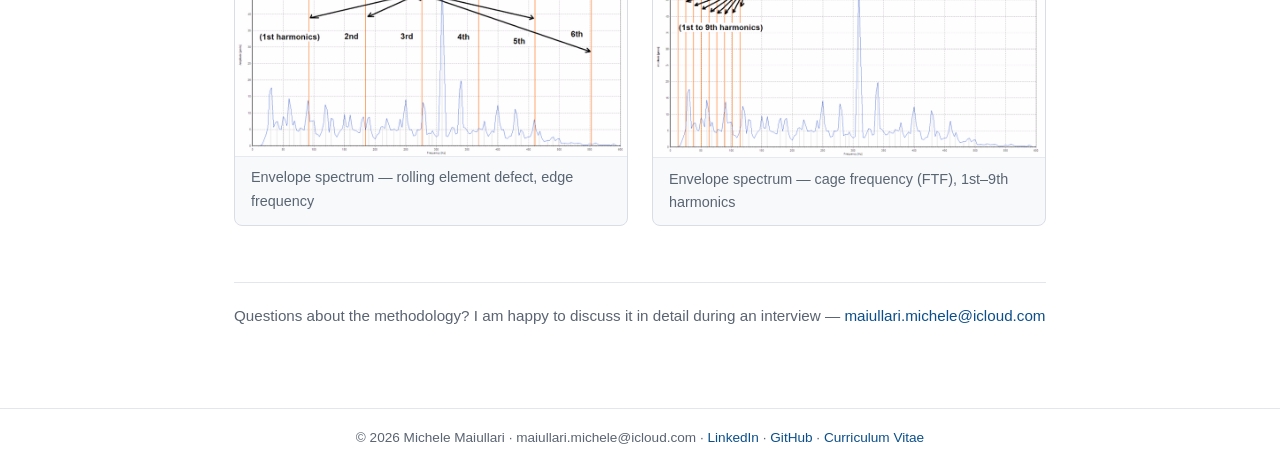
<file: projects/skf-nvh.html>
<!DOCTYPE html>
<html lang="en">
<head>
  <meta charset="UTF-8">
  <meta name="viewport" content="width=device-width, initial-scale=1.0">
  <title>NVH Analysis of EV Ball Bearings — Michele Maiullari</title>
  <link rel="icon" type="image/svg+xml" href="../assets/favicon.svg">
  <meta property="og:title" content="NVH Analysis of EV Ball Bearings — Michele Maiullari">
  <meta property="og:description" content="NVH analysis of EV ball bearings: vibration testing, FFT and envelope spectral analysis, defect correlation to production root causes — BSc thesis with SKF.">
  <meta property="og:type" content="website">
  <meta property="og:url" content="https://michelemaiullari.github.io/../">
  <meta property="og:site_name" content="Michele Maiullari — Portfolio">
  <meta name="twitter:card" content="summary">
  <meta name="description" content="NVH analysis of EV ball bearings: vibration testing, FFT and envelope spectral analysis, defect correlation to production root causes — BSc thesis with SKF.">
  <link rel="stylesheet" href="../styles.css">

  <!-- Image lightbox (page-local block; to be moved into the shared stylesheet
       once approved site-wide). Click any content image to zoom it in place. -->
  <style>
    main img { cursor: zoom-in; }

    html.lb-lock,
    html.lb-lock body { overflow: hidden; }

    /* Uniform dark backdrop behind the enlarged image */
    .lb-overlay {
      position: fixed;
      inset: 0;
      z-index: 999999;
      display: flex;
      align-items: center;
      justify-content: center;
      background: rgba(0, 0, 0, .78);
      opacity: 0;
      transition: opacity .25s ease;
      -webkit-user-select: none;
      user-select: none;
    }
    .lb-overlay.lb-open { opacity: 1; }

    /* Frame that traces the image shape: ~3 mm white edge, rounded corners */
    .lb-frame {
      position: relative;
      box-sizing: content-box;
      border: 3mm solid #fff;
      border-radius: var(--lb-radius, 23px);
      background: #fff;
      overflow: hidden;
      line-height: 0;
      box-shadow: 0 24px 80px rgba(0, 0, 0, .5);
      will-change: transform;
    }
    .lb-frame img {
      display: block;
      width: auto;
      height: auto;
      max-width: calc(100vw - 6mm - 96px);
      max-height: calc(100vh - 6mm - 80px);
    }

    .lb-close {
      position: absolute;
      top: 18px;
      right: 18px;
      width: 46px;
      height: 46px;
      padding: 0;
      border: 1px solid rgba(255, 255, 255, .45);
      border-radius: 50%;
      background: rgba(0, 0, 0, .35);
      color: #fff;
      font: 500 26px/44px system-ui, sans-serif;
      text-align: center;
      cursor: pointer;
    }
    .lb-close:hover,
    .lb-close:focus-visible { background: rgba(0, 0, 0, .65); }

    @media (prefers-reduced-motion: reduce) {
      .lb-overlay { transition: none; }
      .lb-frame { transition: none !important; }
    }
  </style>
</head>
<body>

  <header class="site-header">
    <a class="site-title" href="../index.html">Michele Maiullari</a>
    <nav>
      <a href="../index.html">Home</a>
      <a href="../about.html">About</a>
      <div class="nav-contact">
        <button class="nav-contact-toggle" type="button" aria-expanded="false" aria-controls="contact-menu">
          Contact
        </button>
        <div class="nav-contact-menu" id="contact-menu">
          <a href="https://www.linkedin.com/in/michelemaiullari/" target="_blank" rel="noopener">LinkedIn</a>
          <a href="https://github.com/michelemaiullari" target="_blank" rel="noopener">GitHub</a>
          <a href="mailto:maiullari.michele@icloud.com">Contact me</a>
        </div>
      </div>
    </nav>
  </header>

  <main>

    <p class="breadcrumb"><a href="../index.html">&larr; Home</a></p>

    <p class="context-line">BSc Thesis Internship &mdash; SKF S.p.A. &middot; Modugno (BA) &middot; 2023</p>

    <h1>NVH Analysis of EV Ball Bearings &mdash; Defect Correlation &amp; Process Quality</h1>

    <p class="subtitle">
      Vibration measurement, spectral analysis and defect correlation on single-row deep
      groove ball bearings for electric-vehicle applications, tracing NVH signatures back
      to their production process root causes.
    </p>

    <div class="nda-banner">
      <strong>Confidentiality notice.</strong>
      This project was carried out as BSc thesis work within SKF Industrie S.p.A.'s
      production quality environment. Measurement equipment internals, proprietary
      analysis algorithms and quantitative production data are subject to confidentiality
      and cannot be published. This page describes the methodology and competencies.
    </div>

    <h2>Overview</h2>
    <p>
      As the final project of my BSc in Mechanical Engineering at Politecnico di Bari,
      I carried out thesis work as an intern at SKF Industrie S.p.A. in Modugno (BA).
      The activity focused on the vibration behaviour of a single-row deep groove ball
      bearing variant dedicated to electric-vehicle applications.
    </p>
    <p>
      The work covered the complete measurement and analysis loop: vibration testing of
      the bearings under standard operating conditions (constant inner-ring speed and
      constant pneumatic load applied on the outer ring), spectral decomposition of the
      acquired signals, identification of the origin of each defect through its
      characteristic defect frequencies, and correlation of the vibration signatures with
      the upstream production processes &mdash; from raceway grinding to lapping, washing and
      assembly &mdash; in order to target the parameters driving scrap and support process
      improvement.
    </p>

    <h2>Approach</h2>
    <ul>
      <li>
        Measured noise and vibration on the <strong>SKF MVH-90 tester</strong>:
        spindle-driven inner-ring rotation, pneumatically applied load on the outer ring,
        and a contact sensor with a <strong>20 Hz&ndash;10 kHz</strong> bandwidth acquiring the
        vibration signal from the outer ring for both faces of the bearing.
      </li>
      <li>
        Characterised each bearing through the <strong>ABMA L/M/H/P band method</strong>:
        low-frequency bands linked to ring form errors (ovality, lobing), medium bands
        (split into sub-bands) to the waviness of rings and balls, high bands to raceway
        finishing quality, and peak detection to non-repetitive, discrete defects.
      </li>
      <li>
        Performed <strong>FFT-based spectral analysis</strong> with high-resolution spectra and
        <strong>envelope spectrum analysis</strong>, matching the measured peaks with the
        theoretical defect frequencies of inner ring, outer ring, rolling elements and cage
        computed from the bearing geometry and rotational speed; frequency-selective
        spectral masks acted as customer-specific acceptance limits.
      </li>
      <li>
        Classified the defect origin with a proprietary <strong>fingerprint-based
        classification algorithm</strong>, correlating band amplitudes, peak evolution over
        time and component geometry with outputs such as inner-ring, outer-ring and
        rolling-element defects, dirt and cage-related anomalies.
      </li>
      <li>
        Correlated the results with <strong>production data</strong>: scrap-lot analysis,
        dispersion of band amplitudes against acceptance limits, and peak&ndash;defect
        cross-checks linking every alarm to its upstream process step
        (grinding, lapping, washing, cage assembly).
      </li>
    </ul>

    <h2>Defect Correlation Methodology</h2>
    <p>
      Every component of a rotating bearing generates vibration at
      <strong>characteristic defect frequencies</strong>. Under the ideal rolling condition,
      the cage speed follows directly from the bearing geometry, and a defect located on a
      raceway produces a periodic impulse each time a rolling element crosses it. From the
      pitch diameter, ball diameter, number of balls and rotational speed, the theoretical
      frequencies for the outer ring (<strong>BPFO</strong>), inner ring
      (<strong>BPFI</strong>), rolling elements (<strong>BSF</strong>) and cage
      (<strong>FTF</strong>) are derived: when one of them coincides with a dominant
      spectral peak, the origin of the defect is identified.
    </p>
    <p>
      Distributed and localized imperfections are captured by the
      <strong>L/M/H/P band framework</strong>: macro form errors (ovality, low-order lobes)
      surface in the <strong>low band</strong>; waviness of rings and balls surfaces in the <strong>medium band</strong>,
      whose sub-bands attribute the contribution to the inner ring, outer ring or rolling
      elements; raceway finishing problems such as burns and lapping defects surface in
      the <strong>high band</strong>. Discrete, non-repetitive events appear instead as <strong>peaks</strong> and are
      cross-checked against classified defects such as dirt or cage anomalies.
    </p>
  
    <p>
      Applied to the analysed scrap lot, the methodology showed that the dominant
      contributor was the <strong>medium band &mdash; waviness-related signatures on the
      rings</strong> &mdash; while peak-related scrap was traced back to discrete, individually
      verifiable defects. The overall picture indicated scratches, geometry deviations and
      plastic deformation as the most impactful factors, driving targeted corrective
      actions on the grinding and lapping parameter settings.
    </p>

    <h2>Results</h2>
    <ul>
      <li>Built a complete, traceable mapping between NVH signatures and production process causes, from raceway grinding to lapping, washing and cage assembly.</li>
      <li>Identified medium-frequency, waviness-related exceedances as the dominant driver of scrap in the analysed lot, characterised through dispersion analysis against acceptance limits.</li>
      <li>Linked peak-related alarms to discrete, individually verifiable defects &mdash; rings, rolling elements, dirt and cage &mdash; with a defined verification routine for each category.</li>
      <li>Informed corrective actions on grinding and lapping parameter settings and on washing and inspection routines, aimed at reducing scrap and containing consumption.</li>
      <li>Delivered a structured data-analysis workflow (band dispersion and peak&ndash;defect correlation) for the lab's lot quality reporting.</li>
      <li>Consolidated the work into the BSc thesis in Applied Mechanics discussed at Politecnico di Bari (A.Y. 2022&ndash;2023).</li>
    </ul>
    <p class="muted-note">
      Quantitative figures, proprietary algorithms and equipment internals are omitted,
      as they are subject to confidentiality.
    </p>

    <h2>Skills</h2>
    <div class="skills">
      <span>NVH / vibration testing</span>
      <span>SKF MVH-90 tester</span>
      <span>FFT spectral analysis</span>
      <span>Envelope spectrum</span>
      <span>Bearing defect frequencies (BPFO &middot; BPFI &middot; BSF &middot; FTF)</span>
      <span>ABMA L/M/H/P bands</span>
      <span>Fingerprint defect classification</span>
      <span>Root-cause analysis</span>
      <span>SPC &amp; dispersion analysis</span>
      <span>MATLAB &middot; Python &middot; Excel</span>
      <span>Production process quality</span>
    </div>

    <h2>Gallery</h2>
    <p>
      Screens from the bearing vibration analysis software used during the thesis
      work: band evaluation against acceptance limits, high-resolution raw spectrum
      with spectral masks, and envelope spectra matched against the theoretical
      characteristic defect frequencies of each bearing component. Click any image
      to enlarge it.
    </p>
    <div class="gallery">
      <figure style="grid-column: 1 / -1;">
        <img src="../assets/skf-manual-summary.png"
             alt="Vibration summary screen of the bearing tester software: horizontal bar chart of band parameters with measured value and limit, shown as percent of the limit"
             width="886" height="651" loading="lazy">
        <figcaption>Vibration summary &mdash; band amplitudes against acceptance limits</figcaption>
      </figure>
      <figure style="grid-column: 1 / -1;">
        <img src="../assets/skf-manual-raw-spectrum.png"
             alt="High-resolution raw vibration spectrum of a bearing with the red stepped standard spectrum mask overlaid as acceptance limit"
             width="886" height="645" loading="lazy">
        <figcaption>High-resolution raw spectrum &mdash; standard spectrum mask in red</figcaption>
      </figure>
      <figure>
        <img src="../assets/skf-manual-env-spindle.png"
             alt="Envelope spectrum with red markers on the spindle frequency and its first nine harmonics"
             width="886" height="440" loading="lazy">
        <figcaption>Envelope spectrum &mdash; spindle frequency, 1st&ndash;9th harmonics</figcaption>
      </figure>
      <figure>
        <img src="../assets/skf-manual-env-outer-ring.png"
             alt="Envelope spectrum with markers on the outer ring defect frequency (BPFO) and its second harmonic"
             width="886" height="453" loading="lazy">
        <figcaption>Envelope spectrum &mdash; outer ring defect frequency (BPFO)</figcaption>
      </figure>
      <figure>
        <img src="../assets/skf-manual-env-inner-ring.png"
             alt="Envelope spectrum with a marker on the inner ring defect frequency (BPFI), first harmonic"
             width="886" height="454" loading="lazy">
        <figcaption>Envelope spectrum &mdash; inner ring defect frequency (BPFI)</figcaption>
      </figure>
      <figure>
        <img src="../assets/skf-manual-env-redr.png"
             alt="Envelope spectrum with markers on the rolling element defect raceway frequency and its harmonics"
             width="886" height="457" loading="lazy">
        <figcaption>Envelope spectrum &mdash; rolling element defect, raceway frequency</figcaption>
      </figure>
      <figure>
        <img src="../assets/skf-manual-env-rede.png"
             alt="Envelope spectrum with markers on the rolling element defect edge frequency and its first harmonics"
             width="886" height="452" loading="lazy">
        <figcaption>Envelope spectrum &mdash; rolling element defect, edge frequency</figcaption>
      </figure>
      <figure>
        <img src="../assets/skf-manual-env-cage.png"
             alt="Envelope spectrum with markers on the cage frequency (FTF) harmonics in the low-frequency range"
             width="886" height="455" loading="lazy">
        <figcaption>Envelope spectrum &mdash; cage frequency (FTF), 1st&ndash;9th harmonics</figcaption>
      </figure>
    </div>

    <div class="contact-strip">
      Questions about the methodology? I am happy to discuss it in detail during an
      interview &mdash;
      <a href="mailto:maiullari.michele@icloud.com">maiullari.michele@icloud.com</a>
    </div>

  </main>

    <footer>
    &copy; 2026 Michele Maiullari &middot; maiullari.michele@icloud.com &middot;
    <a href="https://www.linkedin.com/in/michelemaiullari/" target="_blank" rel="noopener">LinkedIn</a> &middot;
    <a href="https://github.com/michelemaiullari" target="_blank" rel="noopener">GitHub</a> &middot;
    <a href="../assets/CV_Michele_Maiullari.pdf" target="_blank" rel="noopener">Curriculum Vitae</a>
  </footer>


  <!-- Image lightbox behaviour (page-local block; to be moved to a shared asset
       once approved site-wide). No dependencies, no new tabs: the image zooms
       in place over a uniformly darkened page, inside a white ~3 mm frame with
       rounded corners matching the image, capped at native resolution so it
       stays sharp. Closes on backdrop click, close button or Escape. -->
  <script>
    (function () {
      'use strict';

      var FRAME_MM = 3;          /* white frame thickness (mm) */
      var PX_PER_MM = 96 / 25.4; /* CSS reference px per mm   */
      var OPEN_MS = 320;
      var CLOSE_MS = 240;

      var overlay = null, frame = null, big = null, source = null;

      function reducedMotion() {
        return window.matchMedia
          && window.matchMedia('(prefers-reduced-motion: reduce)').matches;
      }

      /* Same rounded shape as the clicked image: outer radius = image radius + frame */
      function frameRadius(img) {
        var r = parseFloat(getComputedStyle(img).borderTopLeftRadius);
        var inner = (r > 1) ? r : 12;
        return (inner + FRAME_MM * PX_PER_MM).toFixed(1) + 'px';
      }

      /* Never upscale past native resolution: the zoom stays sharp */
      function capToNative() {
        var nw = big.naturalWidth;
        if (nw && big.getBoundingClientRect().width > nw) {
          big.style.width = nw + 'px';
          big.style.height = 'auto';
        }
      }

      function open(img) {
        if (overlay) { return; }
        source = img;

        overlay = document.createElement('div');
        overlay.className = 'lb-overlay';
        overlay.setAttribute('role', 'dialog');
        overlay.setAttribute('aria-modal', 'true');
        overlay.setAttribute('aria-label', 'Image preview');

        frame = document.createElement('div');
        frame.className = 'lb-frame';
        frame.style.setProperty('--lb-radius', frameRadius(img));

        big = new Image();
        big.alt = img.alt || '';
        big.draggable = false;
        big.src = img.currentSrc || img.src;
        frame.appendChild(big);
        overlay.appendChild(frame);

        var closeBtn = document.createElement('button');
        closeBtn.type = 'button';
        closeBtn.className = 'lb-close';
        closeBtn.setAttribute('aria-label', 'Close image preview');
        closeBtn.innerHTML = '&times;';
        overlay.appendChild(closeBtn);

        document.body.appendChild(overlay);
        document.documentElement.classList.add('lb-lock');

        if (big.complete && big.naturalWidth) {
          start();
        } else {
          big.addEventListener('load', start, { once: true });
          big.addEventListener('error', start, { once: true });
        }
        closeBtn.focus();
      }

      function start() {
        capToNative();

        if (reducedMotion()) {
          overlay.classList.add('lb-open');
          return;
        }

        var first = source.getBoundingClientRect();
        var last = frame.getBoundingClientRect();
        if (first.width < 4 || last.width < 4) {
          overlay.classList.add('lb-open');
          return;
        }

        /* FLIP: begin exactly on the thumbnail, then zoom to the centred frame */
        var s = first.width / last.width;
        frame.style.transformOrigin = '0 0';
        frame.style.transform = 'translate(' + (first.left - last.left).toFixed(2) + 'px,'
                              + (first.top - last.top).toFixed(2) + 'px)'
                              + ' scale(' + s.toFixed(5) + ')';
        void overlay.getBoundingClientRect(); /* flush styles */
        overlay.classList.add('lb-open');
        frame.style.transition = 'transform ' + OPEN_MS + 'ms cubic-bezier(.22,.61,.36,1)';
        requestAnimationFrame(function () {
          requestAnimationFrame(function () { frame.style.transform = 'none'; });
        });
      }

      function close() {
        if (!overlay || overlay.classList.contains('lb-closing')) { return; }
        overlay.classList.add('lb-closing');
        overlay.classList.remove('lb-open');

        if (!reducedMotion() && source) {
          var first = source.getBoundingClientRect();
          var last = frame.getBoundingClientRect();
          if (first.width > 4 && last.width > 4) {
            var s = first.width / last.width;
            frame.style.transition = 'transform ' + CLOSE_MS + 'ms cubic-bezier(.4,0,.6,1)';
            frame.style.transform = 'translate(' + (first.left - last.left).toFixed(2) + 'px,'
                                  + (first.top - last.top).toFixed(2) + 'px)'
                                  + ' scale(' + s.toFixed(5) + ')';
          }
        }

        setTimeout(function () {
          overlay.remove();
          overlay = frame = big = source = null;
          document.documentElement.classList.remove('lb-lock');
        }, reducedMotion() ? 0 : 260);
      }

      document.addEventListener('click', function (e) {
        var img = e.target.closest ? e.target.closest('main img') : null;
        if (img && !img.closest('a')) {
          e.preventDefault();
          open(img);
          return;
        }
        if (overlay && (e.target === overlay
             || (e.target.closest && e.target.closest('.lb-close')))) {
          close();
        }
      });

      document.addEventListener('keydown', function (e) {
        if (e.key === 'Escape' && overlay) { close(); }
      });
    })();
  </script>
  <script>
  (function () {
    var box = document.querySelector('.nav-contact');
    var toggle = document.querySelector('.nav-contact-toggle');
    if (!box || !toggle) { return; }
    function setOpen(open) {
      box.classList.toggle('open', open);
      toggle.setAttribute('aria-expanded', open ? 'true' : 'false');
    }
    toggle.addEventListener('click', function (e) {
      e.preventDefault();
      e.stopPropagation();
      setOpen(!box.classList.contains('open'));
    });
    document.addEventListener('click', function (e) {
      if (!box.contains(e.target)) { setOpen(false); }
    });
    document.addEventListener('keydown', function (e) {
      if (e.key === 'Escape') {
        setOpen(false);
        toggle.blur();
      }
    });
    box.addEventListener('focusout', function (e) {
      if (box.contains(e.relatedTarget)) { return; }
      setOpen(false);
    });
    if (window.matchMedia && window.matchMedia('(hover: hover) and (pointer: fine)').matches) {
      box.addEventListener('mouseenter', function () { setOpen(true); });
      box.addEventListener('mouseleave', function () { setOpen(false); });
    }
  })();
  </script>
</body>
</html>
</file>
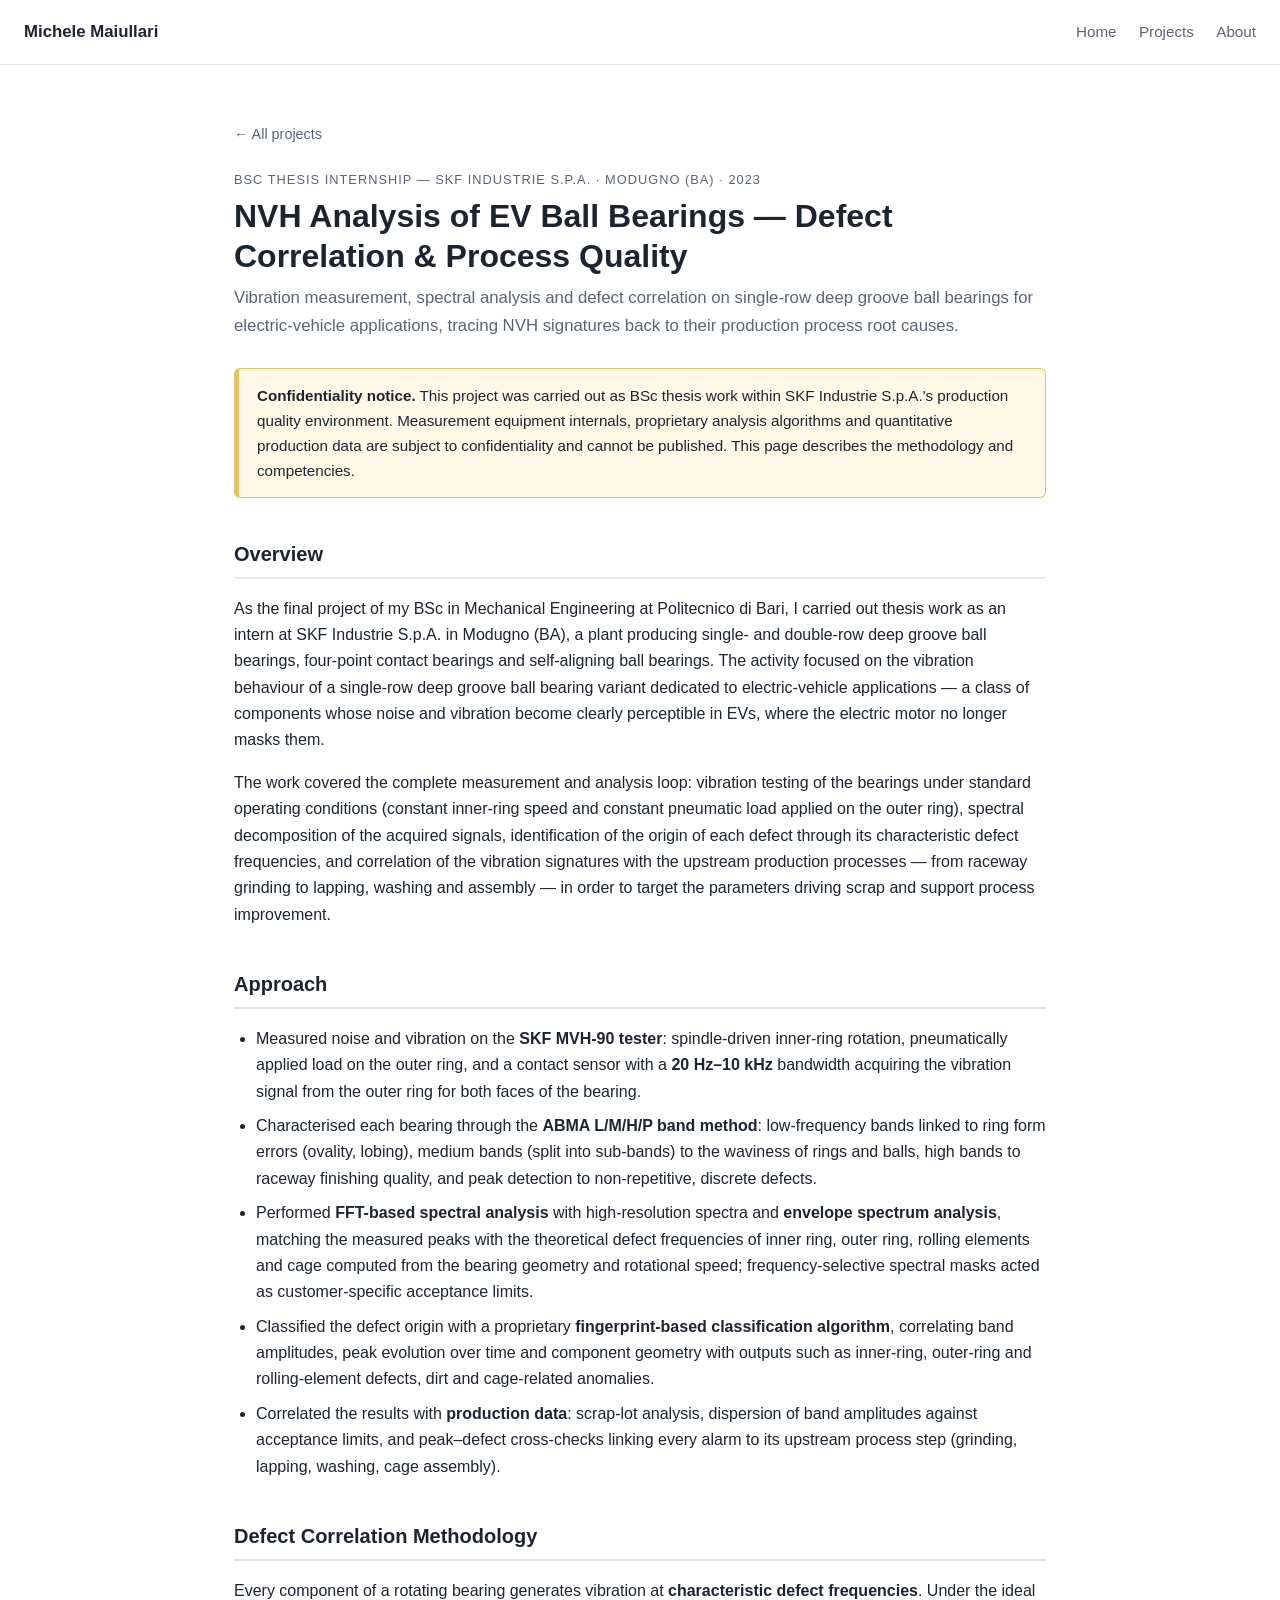
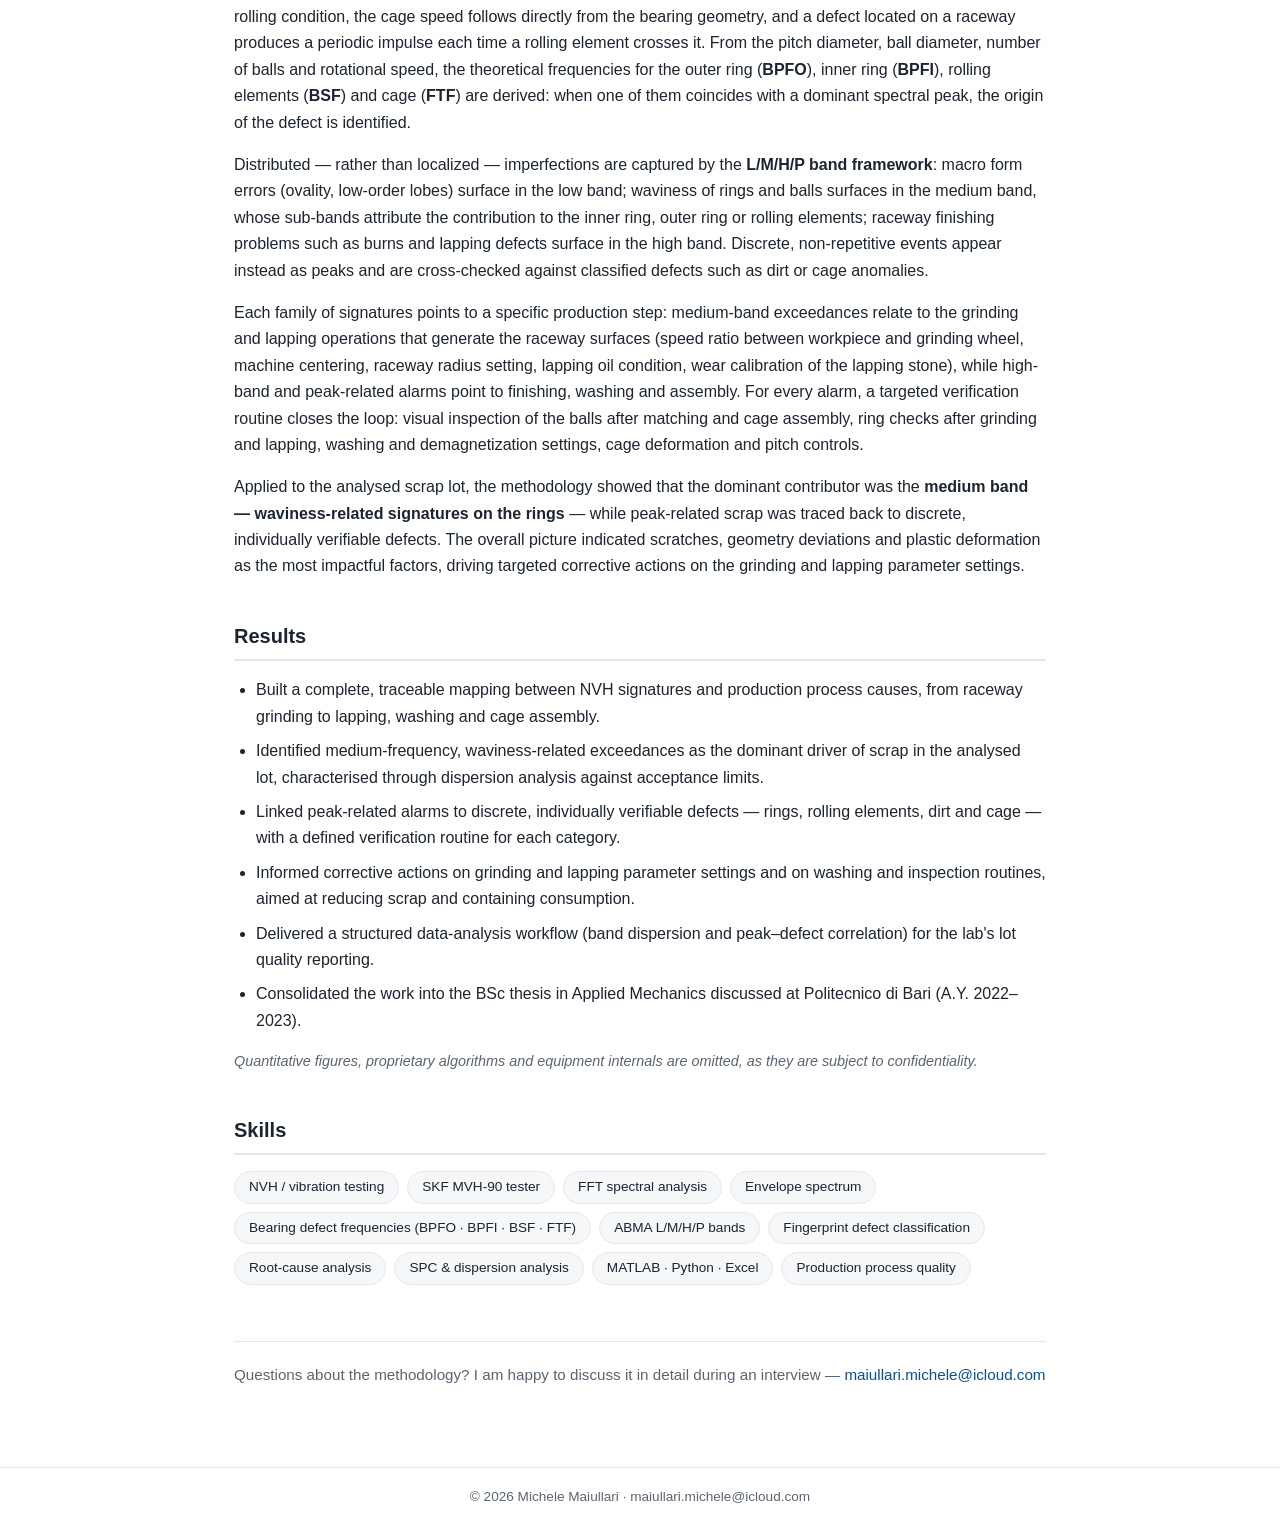
<file: projects/skf-quality.html>
<!DOCTYPE html>
<html lang="en">
<head>
  <meta charset="UTF-8">
  <meta name="viewport" content="width=device-width, initial-scale=1.0">
  <title>NVH Analysis of EV Ball Bearings — Michele Maiullari</title>
  <link rel="stylesheet" href="../styles.css">
</head>
<body>

  <header class="site-header">
    <a class="site-title" href="../index.html">Michele Maiullari</a>
    <nav>
      <a href="../index.html">Home</a>
      <a href="../projects.html">Projects</a>
      <a href="../about.html">About</a>
    </nav>
  </header>

  <main>

    <p class="breadcrumb"><a href="../projects.html">&larr; All projects</a></p>

    <p class="context-line">BSc Thesis Internship &mdash; SKF Industrie S.p.A. &middot; Modugno (BA) &middot; 2023</p>

    <h1>NVH Analysis of EV Ball Bearings &mdash; Defect Correlation &amp; Process Quality</h1>

    <p class="subtitle">
      Vibration measurement, spectral analysis and defect correlation on single-row deep
      groove ball bearings for electric-vehicle applications, tracing NVH signatures back
      to their production process root causes.
    </p>

    <div class="nda-banner">
      <strong>Confidentiality notice.</strong>
      This project was carried out as BSc thesis work within SKF Industrie S.p.A.'s
      production quality environment. Measurement equipment internals, proprietary
      analysis algorithms and quantitative production data are subject to confidentiality
      and cannot be published. This page describes the methodology and competencies.
    </div>

    <h2>Overview</h2>
    <p>
      As the final project of my BSc in Mechanical Engineering at Politecnico di Bari,
      I carried out thesis work as an intern at SKF Industrie S.p.A. in Modugno (BA),
      a plant producing single- and double-row deep groove ball bearings, four-point
      contact bearings and self-aligning ball bearings. The activity focused on the
      vibration behaviour of a single-row deep groove ball bearing variant dedicated to
      electric-vehicle applications &mdash; a class of components whose noise and vibration
      become clearly perceptible in EVs, where the electric motor no longer masks them.
    </p>
    <p>
      The work covered the complete measurement and analysis loop: vibration testing of
      the bearings under standard operating conditions (constant inner-ring speed and
      constant pneumatic load applied on the outer ring), spectral decomposition of the
      acquired signals, identification of the origin of each defect through its
      characteristic defect frequencies, and correlation of the vibration signatures with
      the upstream production processes &mdash; from raceway grinding to lapping, washing and
      assembly &mdash; in order to target the parameters driving scrap and support process
      improvement.
    </p>

    <h2>Approach</h2>
    <ul>
      <li>
        Measured noise and vibration on the <strong>SKF MVH-90 tester</strong>:
        spindle-driven inner-ring rotation, pneumatically applied load on the outer ring,
        and a contact sensor with a <strong>20 Hz&ndash;10 kHz</strong> bandwidth acquiring the
        vibration signal from the outer ring for both faces of the bearing.
      </li>
      <li>
        Characterised each bearing through the <strong>ABMA L/M/H/P band method</strong>:
        low-frequency bands linked to ring form errors (ovality, lobing), medium bands
        (split into sub-bands) to the waviness of rings and balls, high bands to raceway
        finishing quality, and peak detection to non-repetitive, discrete defects.
      </li>
      <li>
        Performed <strong>FFT-based spectral analysis</strong> with high-resolution spectra and
        <strong>envelope spectrum analysis</strong>, matching the measured peaks with the
        theoretical defect frequencies of inner ring, outer ring, rolling elements and cage
        computed from the bearing geometry and rotational speed; frequency-selective
        spectral masks acted as customer-specific acceptance limits.
      </li>
      <li>
        Classified the defect origin with a proprietary <strong>fingerprint-based
        classification algorithm</strong>, correlating band amplitudes, peak evolution over
        time and component geometry with outputs such as inner-ring, outer-ring and
        rolling-element defects, dirt and cage-related anomalies.
      </li>
      <li>
        Correlated the results with <strong>production data</strong>: scrap-lot analysis,
        dispersion of band amplitudes against acceptance limits, and peak&ndash;defect
        cross-checks linking every alarm to its upstream process step
        (grinding, lapping, washing, cage assembly).
      </li>
    </ul>

    <h2>Defect Correlation Methodology</h2>
    <p>
      Every component of a rotating bearing generates vibration at
      <strong>characteristic defect frequencies</strong>. Under the ideal rolling condition,
      the cage speed follows directly from the bearing geometry, and a defect located on a
      raceway produces a periodic impulse each time a rolling element crosses it. From the
      pitch diameter, ball diameter, number of balls and rotational speed, the theoretical
      frequencies for the outer ring (<strong>BPFO</strong>), inner ring
      (<strong>BPFI</strong>), rolling elements (<strong>BSF</strong>) and cage
      (<strong>FTF</strong>) are derived: when one of them coincides with a dominant
      spectral peak, the origin of the defect is identified.
    </p>
    <p>
      Distributed &mdash; rather than localized &mdash; imperfections are captured by the
      <strong>L/M/H/P band framework</strong>: macro form errors (ovality, low-order lobes)
      surface in the low band; waviness of rings and balls surfaces in the medium band,
      whose sub-bands attribute the contribution to the inner ring, outer ring or rolling
      elements; raceway finishing problems such as burns and lapping defects surface in
      the high band. Discrete, non-repetitive events appear instead as peaks and are
      cross-checked against classified defects such as dirt or cage anomalies.
    </p>
    <p>
      Each family of signatures points to a specific production step: medium-band
      exceedances relate to the grinding and lapping operations that generate the raceway
      surfaces (speed ratio between workpiece and grinding wheel, machine centering,
      raceway radius setting, lapping oil condition, wear calibration of the lapping
      stone), while high-band and peak-related alarms point to finishing, washing and
      assembly. For every alarm, a targeted verification routine closes the loop: visual
      inspection of the balls after matching and cage assembly, ring checks after grinding
      and lapping, washing and demagnetization settings, cage deformation and pitch
      controls.
    </p>
    <p>
      Applied to the analysed scrap lot, the methodology showed that the dominant
      contributor was the <strong>medium band &mdash; waviness-related signatures on the
      rings</strong> &mdash; while peak-related scrap was traced back to discrete, individually
      verifiable defects. The overall picture indicated scratches, geometry deviations and
      plastic deformation as the most impactful factors, driving targeted corrective
      actions on the grinding and lapping parameter settings.
    </p>

    <h2>Results</h2>
    <ul>
      <li>Built a complete, traceable mapping between NVH signatures and production process causes, from raceway grinding to lapping, washing and cage assembly.</li>
      <li>Identified medium-frequency, waviness-related exceedances as the dominant driver of scrap in the analysed lot, characterised through dispersion analysis against acceptance limits.</li>
      <li>Linked peak-related alarms to discrete, individually verifiable defects &mdash; rings, rolling elements, dirt and cage &mdash; with a defined verification routine for each category.</li>
      <li>Informed corrective actions on grinding and lapping parameter settings and on washing and inspection routines, aimed at reducing scrap and containing consumption.</li>
      <li>Delivered a structured data-analysis workflow (band dispersion and peak&ndash;defect correlation) for the lab's lot quality reporting.</li>
      <li>Consolidated the work into the BSc thesis in Applied Mechanics discussed at Politecnico di Bari (A.Y. 2022&ndash;2023).</li>
    </ul>
    <p class="muted-note">
      Quantitative figures, proprietary algorithms and equipment internals are omitted,
      as they are subject to confidentiality.
    </p>

    <h2>Skills</h2>
    <div class="skills">
      <span>NVH / vibration testing</span>
      <span>SKF MVH-90 tester</span>
      <span>FFT spectral analysis</span>
      <span>Envelope spectrum</span>
      <span>Bearing defect frequencies (BPFO &middot; BPFI &middot; BSF &middot; FTF)</span>
      <span>ABMA L/M/H/P bands</span>
      <span>Fingerprint defect classification</span>
      <span>Root-cause analysis</span>
      <span>SPC &amp; dispersion analysis</span>
      <span>MATLAB &middot; Python &middot; Excel</span>
      <span>Production process quality</span>
    </div>

    <!-- Gallery: un-comment this block and upload the images to assets/
         when you have NDA-free material (no sensitive values on axes,
         labels or nameplates). Suggested images and captions:

    <h2>Gallery</h2>
    <div class="gallery">
      <figure>
        <img src="../assets/skf-mvh-tester.jpg"
             alt="Bearing mounted on the SKF MVH-90 noise and vibration tester"
             loading="lazy">
        <figcaption>Measurement setup &mdash; SKF MVH-90 tester</figcaption>
      </figure>
      <figure>
        <img src="../assets/skf-spectrum.png"
             alt="High-resolution vibration spectrum of the bearing (values anonymised)"
             loading="lazy">
        <figcaption>FFT spectrum analysis (values anonymised)</figcaption>
      </figure>
      <figure>
        <img src="../assets/skf-envelope-spectrum.png"
             alt="Envelope spectrum showing defect frequencies (values anonymised)"
             loading="lazy">
        <figcaption>Envelope spectrum &mdash; defect frequencies (values anonymised)</figcaption>
      </figure>
      <figure>
        <img src="../assets/skf-band-dispersion.png"
             alt="Dispersion of band amplitudes against acceptance limits (values anonymised)"
             loading="lazy">
        <figcaption>Band amplitude dispersion vs acceptance limits (values anonymised)</figcaption>
      </figure>
    </div>
    -->

    <div class="contact-strip">
      Questions about the methodology? I am happy to discuss it in detail during an
      interview &mdash;
      <a href="mailto:maiullari.michele@icloud.com">maiullari.michele@icloud.com</a>
    </div>

  </main>

  <footer>
    &copy; 2026 Michele Maiullari &middot; maiullari.michele@icloud.com
  </footer>

</body>
</html>
</file>
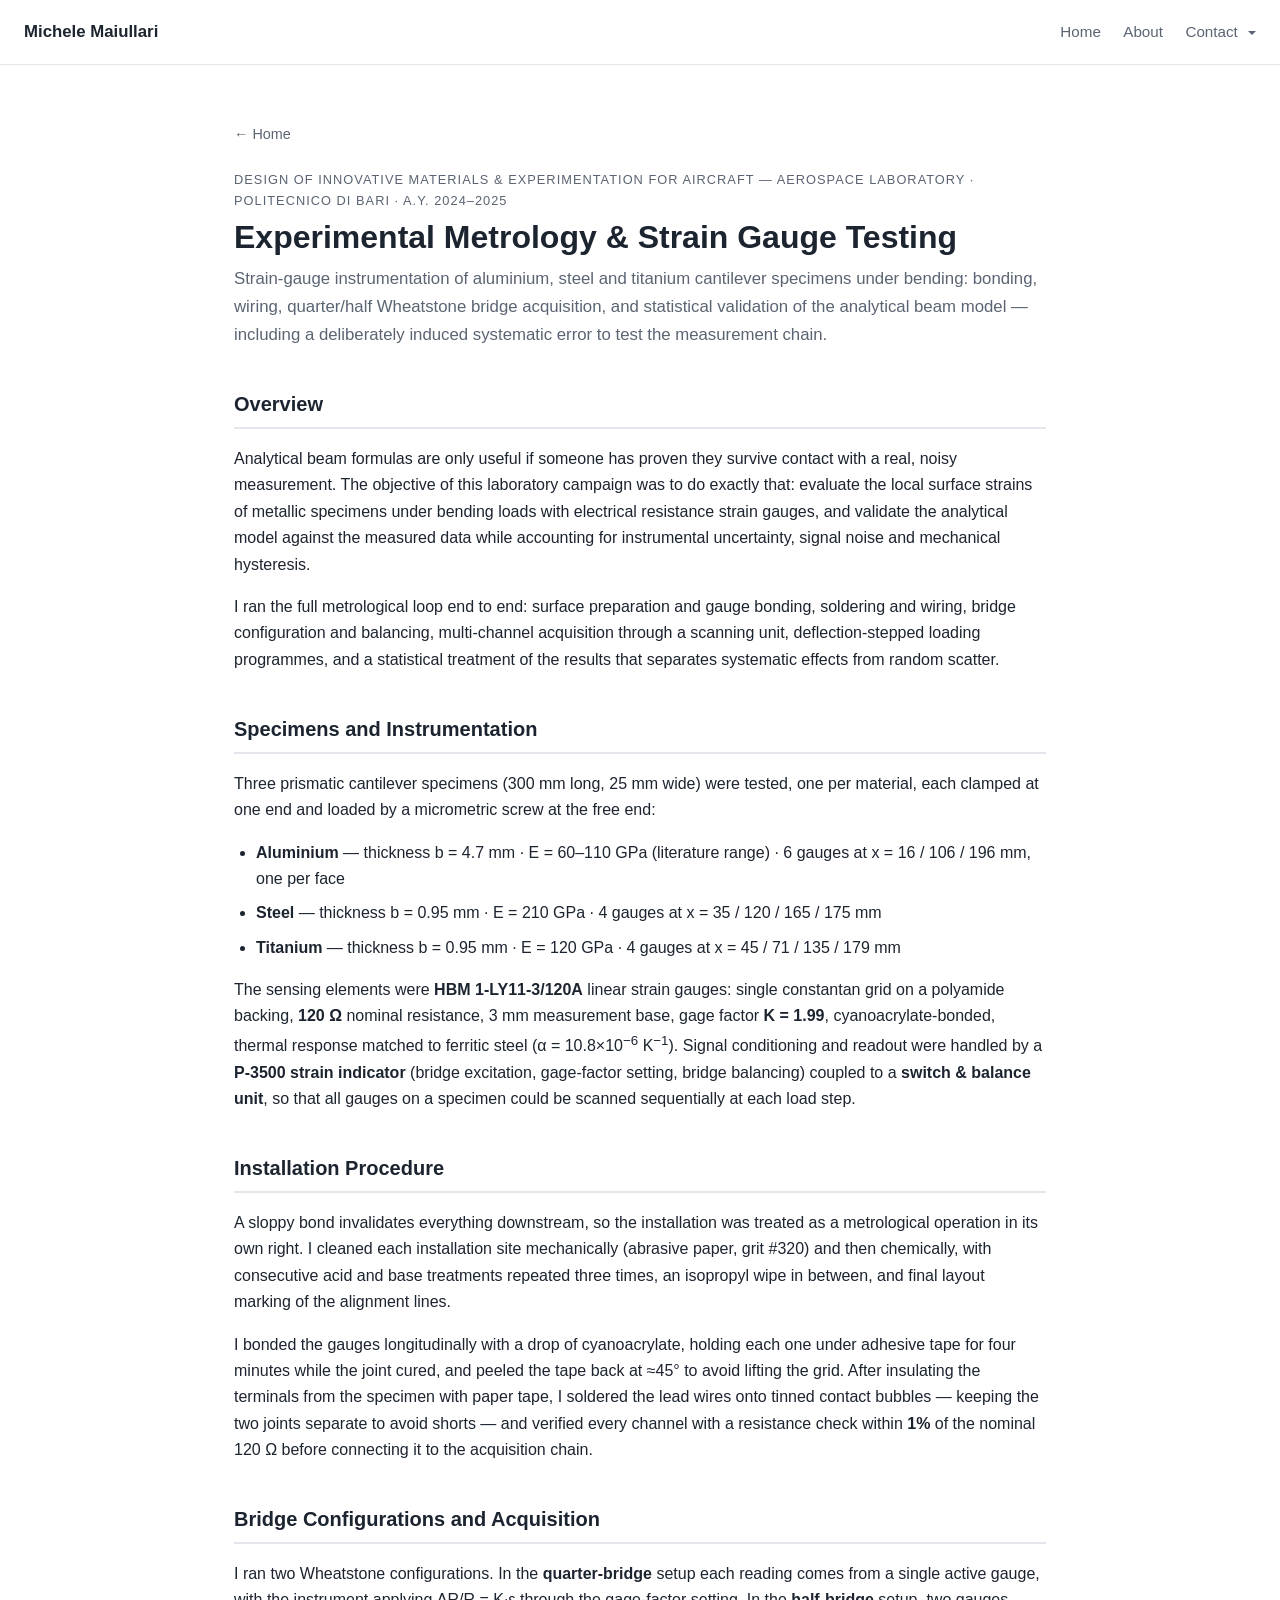
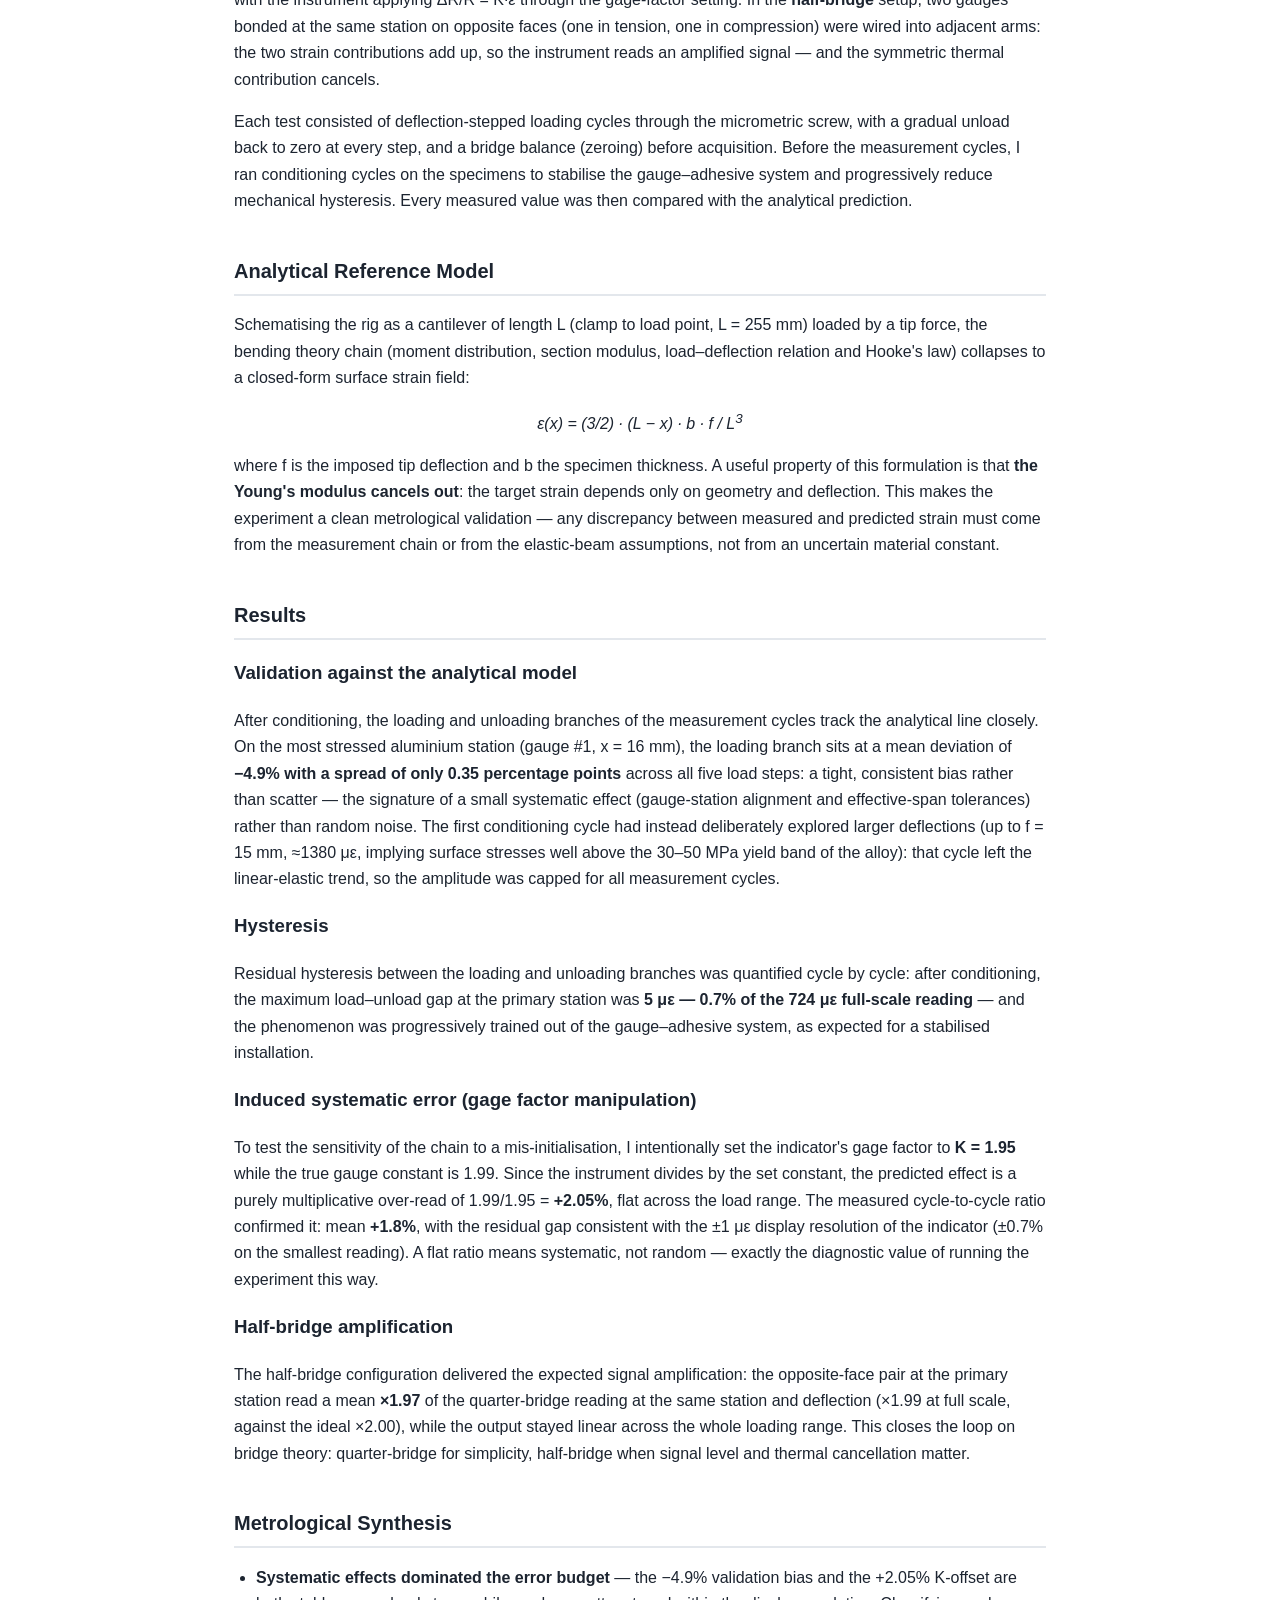
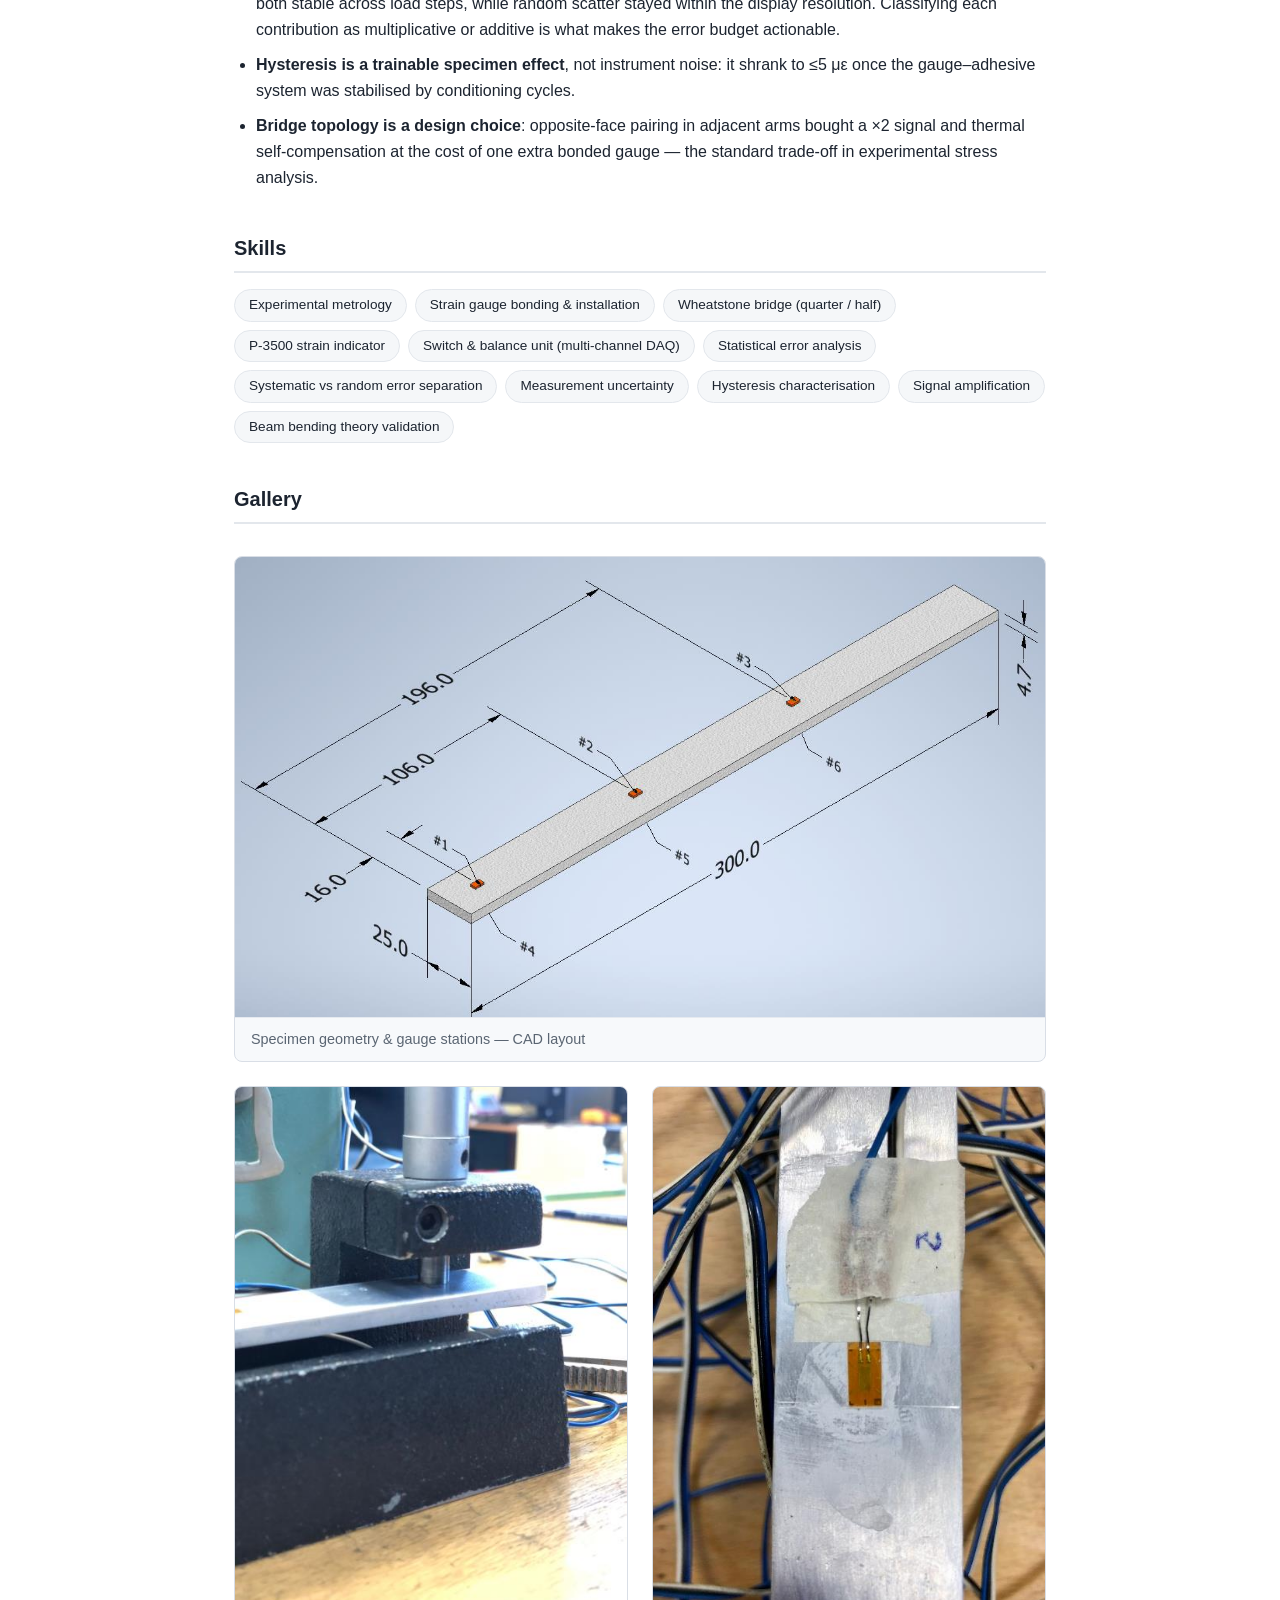
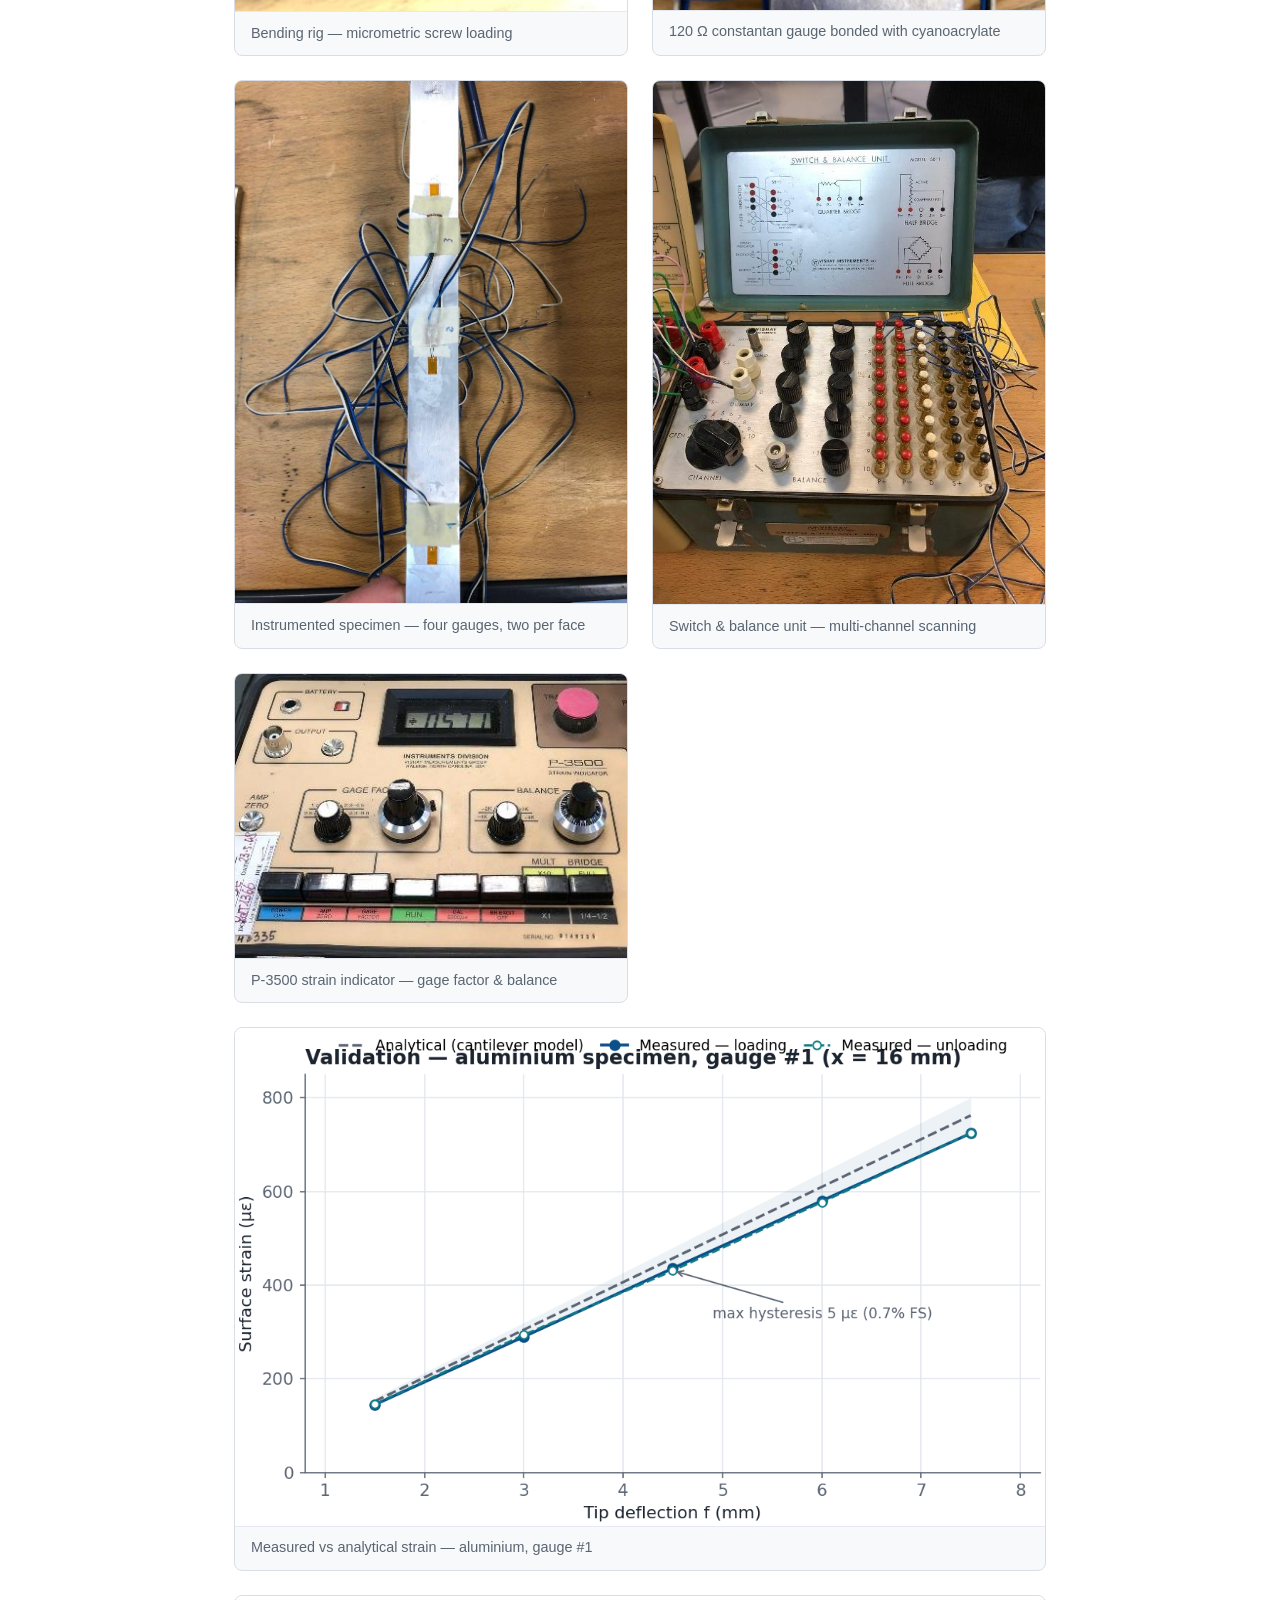
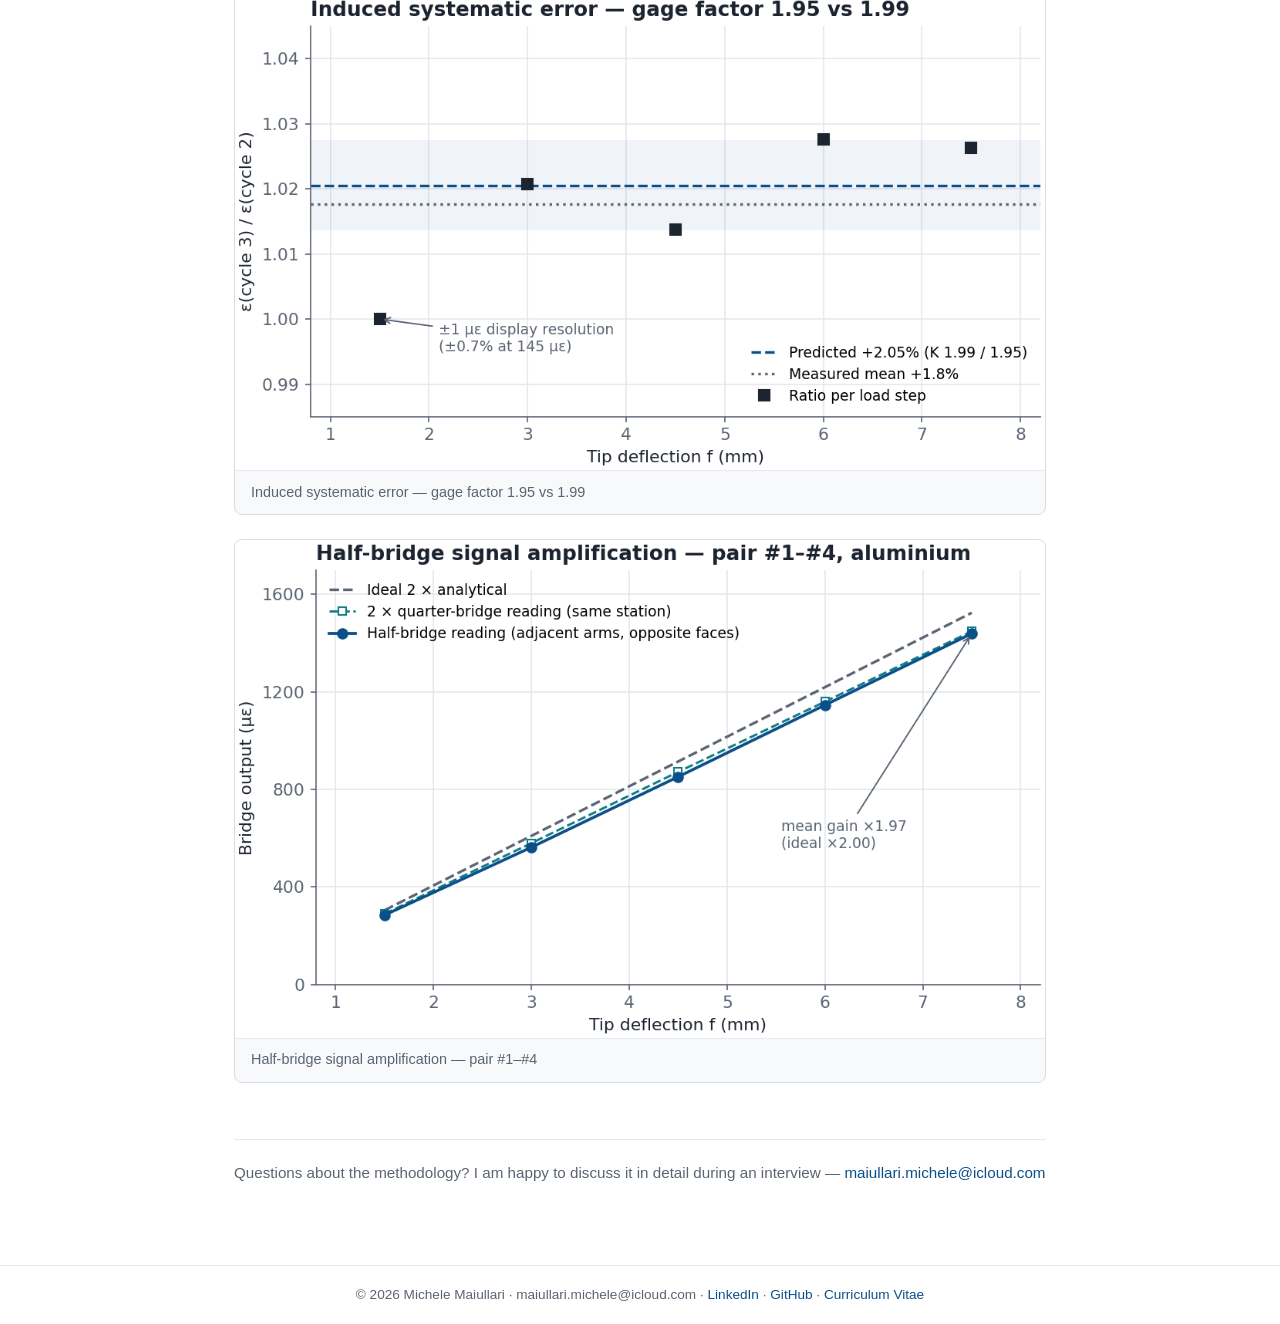
<file: projects/strain-gauge-testing.html>
<!DOCTYPE html>
<html lang="en">
<head>
  <meta charset="UTF-8">
  <meta name="viewport" content="width=device-width, initial-scale=1.0">
  <meta name="description" content="Experimental strain-gauge metrology on aluminium, steel and titanium cantilevers: HBM 1-LY11 gauges, P-3500 strain indicator, quarter/half Wheatstone bridges, and statistical validation against the analytical beam model with systematic-error analysis.">
  <title>Experimental Metrology &amp; Strain Gauge Testing — Michele Maiullari</title>
  <link rel="icon" type="image/svg+xml" href="../assets/favicon.svg">
  <meta property="og:title" content="Experimental Metrology &amp; Strain Gauge Testing — Michele Maiullari">
  <meta property="og:description" content="Experimental metrology with strain gauges: Wheatstone bridge configurations and statistical validation.">
  <meta property="og:type" content="website">
  <meta property="og:url" content="https://michelemaiullari.github.io/../">
  <meta property="og:site_name" content="Michele Maiullari — Portfolio">
  <meta name="twitter:card" content="summary">
  <link rel="stylesheet" href="../styles.css">

  <!-- Image lightbox (page-local block; to be moved into the shared stylesheet
       once approved site-wide). Click any content image to zoom it in place. -->
  <style>
    main img { cursor: zoom-in; }

    html.lb-lock,
    html.lb-lock body { overflow: hidden; }

    /* Uniform dark backdrop behind the enlarged image */
    .lb-overlay {
      position: fixed;
      inset: 0;
      z-index: 999999;
      display: flex;
      align-items: center;
      justify-content: center;
      background: rgba(0, 0, 0, .78);
      opacity: 0;
      transition: opacity .25s ease;
      -webkit-user-select: none;
      user-select: none;
    }
    .lb-overlay.lb-open { opacity: 1; }

    /* Frame that traces the image shape: ~3 mm white edge, rounded corners */
    .lb-frame {
      position: relative;
      box-sizing: content-box;
      border: 3mm solid #fff;
      border-radius: var(--lb-radius, 23px);
      background: #fff;
      overflow: hidden;
      line-height: 0;
      box-shadow: 0 24px 80px rgba(0, 0, 0, .5);
      will-change: transform;
    }
    .lb-frame img {
      display: block;
      width: auto;
      height: auto;
      max-width: calc(100vw - 6mm - 96px);
      max-height: calc(100vh - 6mm - 80px);
    }

    .lb-close {
      position: absolute;
      top: 18px;
      right: 18px;
      width: 46px;
      height: 46px;
      padding: 0;
      border: 1px solid rgba(255, 255, 255, .45);
      border-radius: 50%;
      background: rgba(0, 0, 0, .35);
      color: #fff;
      font: 500 26px/44px system-ui, sans-serif;
      text-align: center;
      cursor: pointer;
    }
    .lb-close:hover,
    .lb-close:focus-visible { background: rgba(0, 0, 0, .65); }

    @media (prefers-reduced-motion: reduce) {
      .lb-overlay { transition: none; }
      .lb-frame { transition: none !important; }
    }
  </style>
</head>
<body>

  <header class="site-header">
    <a class="site-title" href="../index.html">Michele Maiullari</a>
    <nav>
      <a href="../index.html">Home</a>
      <a href="../about.html">About</a>
      <div class="nav-contact">
        <button class="nav-contact-toggle" type="button" aria-expanded="false" aria-controls="contact-menu">
          Contact
        </button>
        <div class="nav-contact-menu" id="contact-menu">
          <a href="https://www.linkedin.com/in/michelemaiullari/" target="_blank" rel="noopener">LinkedIn</a>
          <a href="https://github.com/michelemaiullari" target="_blank" rel="noopener">GitHub</a>
          <a href="mailto:maiullari.michele@icloud.com">Contact me</a>
        </div>
      </div>
    </nav>
  </header>

  <main>

    <p class="breadcrumb"><a href="../index.html">&larr; Home</a></p>

    <p class="context-line">Design of Innovative Materials &amp; Experimentation for Aircraft &mdash; Aerospace Laboratory &middot; Politecnico di Bari &middot; A.Y. 2024&ndash;2025</p>

    <h1>Experimental Metrology &amp; Strain Gauge Testing</h1>

    <p class="subtitle">
      Strain-gauge instrumentation of aluminium, steel and titanium cantilever
      specimens under bending: bonding, wiring, quarter/half Wheatstone bridge
      acquisition, and statistical validation of the analytical beam model
      &mdash; including a deliberately induced systematic error to test the
      measurement chain.
    </p>

    <h2>Overview</h2>
    <p>
      Analytical beam formulas are only useful if someone has proven they survive
      contact with a real, noisy measurement. The objective of this laboratory
      campaign was to do exactly that: evaluate the local surface strains of
      metallic specimens under bending loads with electrical resistance strain
      gauges, and validate the analytical model against the measured data while
      accounting for instrumental uncertainty, signal noise and mechanical
      hysteresis.
    </p>
    <p>
      I ran the full metrological loop end to end: surface preparation and
      gauge bonding, soldering and wiring, bridge configuration and balancing,
      multi-channel acquisition through a scanning unit, deflection-stepped
      loading programmes, and a statistical treatment of the results that separates
      systematic effects from random scatter.
    </p>

    <h2>Specimens and Instrumentation</h2>
    <p>
      Three prismatic cantilever specimens (300 mm long, 25 mm wide) were
      tested, one per material, each clamped at one end and loaded by a
      micrometric screw at the free end:
    </p>
    <ul>
      <li><strong>Aluminium</strong> &mdash; thickness b = 4.7 mm &middot; E = 60&ndash;110 GPa (literature range) &middot; 6 gauges at x = 16 / 106 / 196 mm, one per face</li>
      <li><strong>Steel</strong> &mdash; thickness b = 0.95 mm &middot; E = 210 GPa &middot; 4 gauges at x = 35 / 120 / 165 / 175 mm</li>
      <li><strong>Titanium</strong> &mdash; thickness b = 0.95 mm &middot; E = 120 GPa &middot; 4 gauges at x = 45 / 71 / 135 / 179 mm</li>
    </ul>
    <p>
      The sensing elements were <strong>HBM 1-LY11-3/120A</strong> linear strain
      gauges: single constantan grid on a polyamide backing, <strong>120 &Omega;</strong>
      nominal resistance, 3 mm measurement base, gage factor
      <strong>K = 1.99</strong>, cyanoacrylate-bonded, thermal response matched to
      ferritic steel (&alpha; = 10.8&times;10<sup>&minus;6</sup> K<sup>&minus;1</sup>).
      Signal conditioning and readout were handled by a
      <strong>P-3500 strain indicator</strong> (bridge excitation, gage-factor
      setting, bridge balancing) coupled to a <strong>switch &amp; balance
      unit</strong>, so that all gauges on a specimen could be scanned
      sequentially at each load step.
    </p>

    <h2>Installation Procedure</h2>
    <p>
      A sloppy bond invalidates everything downstream, so the installation was
      treated as a metrological operation in its own right. I cleaned each installation site mechanically (abrasive paper, grit #320)
      and then chemically, with consecutive acid and base treatments repeated
      three times, an isopropyl wipe in between, and final layout marking of the
      alignment lines.
    </p>
    <p>
      I bonded the gauges longitudinally with a drop of cyanoacrylate, holding
      each one under adhesive tape for four minutes while the joint cured, and
      peeled the tape back at &asymp;45&deg; to avoid lifting the grid. After
      insulating the terminals from the specimen with paper tape, I soldered the
      lead wires onto tinned contact bubbles &mdash; keeping the two joints
      separate to avoid shorts &mdash; and verified every channel with a
      resistance check within <strong>1%</strong> of the nominal 120 &Omega;
      before connecting it to the acquisition chain.
    </p>

    <h2>Bridge Configurations and Acquisition</h2>
    <p>
      I ran two Wheatstone configurations. In the <strong>quarter-bridge</strong>
      setup each reading comes from a single active gauge, with the instrument
      applying &Delta;R/R = K&middot;&epsilon; through the gage-factor setting. In the
      <strong>half-bridge</strong> setup, two gauges bonded at the same station on
      opposite faces (one in tension, one in compression) were wired into adjacent
      arms: the two strain contributions add up, so the instrument reads an
      amplified signal &mdash; and the symmetric thermal contribution cancels.
    </p>
    <p>
      Each test consisted of deflection-stepped loading cycles through the
      micrometric screw, with a gradual unload back to zero at every step, and a
      bridge balance (zeroing) before acquisition. Before the measurement cycles,
      I ran conditioning cycles on the specimens to stabilise the
      gauge&ndash;adhesive system and progressively reduce mechanical hysteresis.
      Every measured value was then compared with the analytical prediction.
    </p>

    <h2>Analytical Reference Model</h2>
    <p>
      Schematising the rig as a cantilever of length L (clamp to load point,
      L = 255 mm) loaded by a tip force, the bending theory chain
      (moment distribution, section modulus, load&ndash;deflection relation and
      Hooke's law) collapses to a closed-form surface strain field:
    </p>
    <p style="text-align: center;">
      <em>&epsilon;(x) = (3/2) &middot; (L &minus; x) &middot; b &middot; f / L<sup>3</sup></em>
    </p>
    <p>
      where f is the imposed tip deflection and b the specimen thickness. A useful
      property of this formulation is that <strong>the Young's modulus cancels
      out</strong>: the target strain depends only on geometry and deflection.
      This makes the experiment a clean metrological validation &mdash; any
      discrepancy between measured and predicted strain must come from the
      measurement chain or from the elastic-beam assumptions, not from an
      uncertain material constant.
    </p>

    <h2>Results</h2>
    <h3>Validation against the analytical model</h3>
    <p>
      After conditioning, the loading and unloading branches of the measurement
      cycles track the analytical line closely. On the most stressed aluminium
      station (gauge #1, x = 16 mm), the loading branch sits at a mean deviation of
      <strong>&minus;4.9% with a spread of only 0.35 percentage points</strong>
      across all five load steps: a tight, consistent bias rather than scatter
      &mdash; the signature of a small systematic effect (gauge-station alignment
      and effective-span tolerances) rather than random noise. The first
      conditioning cycle had instead deliberately explored larger deflections
      (up to f = 15 mm, &asymp;1380 &mu;&epsilon;, implying surface stresses well
      above the 30&ndash;50 MPa yield band of the alloy): that cycle left the
      linear-elastic trend, so the amplitude was capped for all measurement
      cycles.
    </p>
    <h3>Hysteresis</h3>
    <p>
      Residual hysteresis between the loading and unloading branches was quantified
      cycle by cycle: after conditioning, the maximum load&ndash;unload gap at the
      primary station was <strong>5 &mu;&epsilon; &mdash; 0.7% of the 724 &mu;&epsilon;
      full-scale reading</strong> &mdash; and the phenomenon was progressively
      trained out of the gauge&ndash;adhesive system, as expected for a
      stabilised installation.
    </p>
    <h3>Induced systematic error (gage factor manipulation)</h3>
    <p>
      To test the sensitivity of the chain to a mis-initialisation, I
      intentionally set the indicator's
      gage factor to <strong>K = 1.95</strong> while the true
      gauge constant is 1.99. Since the instrument divides by the set constant, the
      predicted effect is a purely multiplicative over-read of
      1.99/1.95 = <strong>+2.05%</strong>, flat across the load range. The measured
      cycle-to-cycle ratio confirmed it: mean <strong>+1.8%</strong>, with the
      residual gap consistent with the &plusmn;1 &mu;&epsilon; display resolution of
      the indicator (&plusmn;0.7% on the smallest reading). A flat ratio means
      systematic, not random &mdash; exactly the diagnostic value of running the
      experiment this way.
    </p>
    <h3>Half-bridge amplification</h3>
    <p>
      The half-bridge configuration delivered the expected signal amplification:
      the opposite-face pair at the primary station read a mean
      <strong>&times;1.97</strong> of the quarter-bridge reading at the same station
      and deflection (&times;1.99 at full scale, against the ideal &times;2.00),
      while the output stayed linear across the whole loading range. This closes
      the loop on bridge theory: quarter-bridge for simplicity, half-bridge when
      signal level and thermal cancellation matter.
    </p>

    <h2>Metrological Synthesis</h2>
    <ul>
      <li>
        <strong>Systematic effects dominated the error budget</strong> &mdash; the
        &minus;4.9% validation bias and the +2.05% K-offset are both stable across
        load steps, while random scatter stayed within the display resolution.
        Classifying each contribution as multiplicative or additive is what makes
        the error budget actionable.
      </li>
      <li>
        <strong>Hysteresis is a trainable specimen effect</strong>, not instrument
        noise: it shrank to &le;5 &mu;&epsilon; once the gauge&ndash;adhesive system
        was stabilised by conditioning cycles.
      </li>
      <li>
        <strong>Bridge topology is a design choice</strong>: opposite-face pairing
        in adjacent arms bought a &times;2 signal and thermal self-compensation at
        the cost of one extra bonded gauge &mdash; the standard trade-off in
        experimental stress analysis.
      </li>
    </ul>

    <h2>Skills</h2>
    <div class="skills">
      <span>Experimental metrology</span>
      <span>Strain gauge bonding &amp; installation</span>
      <span>Wheatstone bridge (quarter / half)</span>
      <span>P-3500 strain indicator</span>
      <span>Switch &amp; balance unit (multi-channel DAQ)</span>
      <span>Statistical error analysis</span>
      <span>Systematic vs random error separation</span>
      <span>Measurement uncertainty</span>
      <span>Hysteresis characterisation</span>
      <span>Signal amplification</span>
      <span>Beam bending theory validation</span>
    </div>

  

    <h2>Gallery</h2>
    <div class="gallery">
      <figure style="grid-column: 1 / -1;">
        <img src="../assets/strain-specimen-cad.jpg"
             alt="CAD layout of the instrumented specimen: gauge stations along the clamp-to-load span"
             width="1202" height="683" loading="lazy">
        <figcaption>Specimen geometry &amp; gauge stations &mdash; CAD layout</figcaption>
      </figure>
      <figure>
        <img src="../assets/strain-rig.jpg"
             alt="Cantilever bending rig with micrometric screw loading the specimen"
             width="467" height="624" loading="lazy">
        <figcaption>Bending rig &mdash; micrometric screw loading</figcaption>
      </figure>
      <figure>
        <img src="../assets/strain-gauge-bonded.jpg"
             alt="120 ohm constantan strain gauge bonded with cyanoacrylate on the aluminium specimen"
             width="505" height="673" loading="lazy">
        <figcaption>120 &Omega; constantan gauge bonded with cyanoacrylate</figcaption>
      </figure>
      <figure>
        <img src="../assets/strain-specimen-wired.jpg"
             alt="Instrumented specimen with four strain gauges and soldered lead wires"
             width="803" height="1070" loading="lazy">
        <figcaption>Instrumented specimen &mdash; four gauges, two per face</figcaption>
      </figure>
     
      <figure>
        <img src="../assets/strain-switch.jpg"
             alt="Switch and balance unit wired to the strain gauges for multi-channel scanning"
             width="551" height="735" loading="lazy">
        <figcaption>Switch &amp; balance unit &mdash; multi-channel scanning</figcaption>
      </figure>

       <figure>
        <img src="../assets/strain-p3500.jpg"
             alt="P-3500 strain indicator front panel with gage factor and bridge balance controls"
             width="401" height="291" loading="lazy">
        <figcaption>P-3500 strain indicator &mdash; gage factor &amp; balance</figcaption>
      </figure>


      
      <figure style="grid-column: 1 / -1;">
        <img src="../assets/strain-al-validation.png"
             alt="Measured loading and unloading strain versus the analytical cantilever model for gauge 1"
             width="1050" height="645" loading="lazy">
        <figcaption>Measured vs analytical strain &mdash; aluminium, gauge #1</figcaption>
      </figure>
      <figure style="grid-column: 1 / -1;">
        <img src="../assets/strain-systematic-k.png"
             alt="Ratio of cycle 3 to cycle 2 readings showing the flat plus 2 percent offset caused by the wrong gage factor"
             width="1050" height="615" loading="lazy">
        <figcaption>Induced systematic error &mdash; gage factor 1.95 vs 1.99</figcaption>
      </figure>
      <figure style="grid-column: 1 / -1;">
        <img src="../assets/strain-half-bridge.png"
             alt="Half-bridge output compared with twice the quarter-bridge reading and the ideal doubled analytical strain"
             width="1050" height="645" loading="lazy">
        <figcaption>Half-bridge signal amplification &mdash; pair #1&ndash;#4</figcaption>
      </figure>
    </div>
    

    <div class="contact-strip">
      Questions about the methodology? I am happy to discuss it in detail during an
      interview &mdash;
      <a href="mailto:maiullari.michele@icloud.com">maiullari.michele@icloud.com</a>
    </div>

  </main>

    <footer>
    &copy; 2026 Michele Maiullari &middot; maiullari.michele@icloud.com &middot;
    <a href="https://www.linkedin.com/in/michelemaiullari/" target="_blank" rel="noopener">LinkedIn</a> &middot;
    <a href="https://github.com/michelemaiullari" target="_blank" rel="noopener">GitHub</a> &middot;
    <a href="../assets/CV_Michele_Maiullari.pdf" target="_blank" rel="noopener">Curriculum Vitae</a>
  </footer>


  <!-- Image lightbox behaviour (page-local block; to be moved to a shared asset
       once approved site-wide). No dependencies, no new tabs: the image zooms
       in place over a uniformly darkened page, inside a white ~3 mm frame with
       rounded corners matching the image, capped at native resolution so it
       stays sharp. Closes on backdrop click, close button or Escape. -->
  <script>
    (function () {
      'use strict';

      var FRAME_MM = 3;          /* white frame thickness (mm) */
      var PX_PER_MM = 96 / 25.4; /* CSS reference px per mm   */
      var OPEN_MS = 320;
      var CLOSE_MS = 240;

      var overlay = null, frame = null, big = null, source = null;

      function reducedMotion() {
        return window.matchMedia
          && window.matchMedia('(prefers-reduced-motion: reduce)').matches;
      }

      /* Same rounded shape as the clicked image: outer radius = image radius + frame */
      function frameRadius(img) {
        var r = parseFloat(getComputedStyle(img).borderTopLeftRadius);
        var inner = (r > 1) ? r : 12;
        return (inner + FRAME_MM * PX_PER_MM).toFixed(1) + 'px';
      }

      /* Never upscale past native resolution: the zoom stays sharp */
      function capToNative() {
        var nw = big.naturalWidth;
        if (nw && big.getBoundingClientRect().width > nw) {
          big.style.width = nw + 'px';
          big.style.height = 'auto';
        }
      }

      function open(img) {
        if (overlay) { return; }
        source = img;

        overlay = document.createElement('div');
        overlay.className = 'lb-overlay';
        overlay.setAttribute('role', 'dialog');
        overlay.setAttribute('aria-modal', 'true');
        overlay.setAttribute('aria-label', 'Image preview');

        frame = document.createElement('div');
        frame.className = 'lb-frame';
        frame.style.setProperty('--lb-radius', frameRadius(img));

        big = new Image();
        big.alt = img.alt || '';
        big.draggable = false;
        big.src = img.currentSrc || img.src;
        frame.appendChild(big);
        overlay.appendChild(frame);

        var closeBtn = document.createElement('button');
        closeBtn.type = 'button';
        closeBtn.className = 'lb-close';
        closeBtn.setAttribute('aria-label', 'Close image preview');
        closeBtn.innerHTML = '&times;';
        overlay.appendChild(closeBtn);

        document.body.appendChild(overlay);
        document.documentElement.classList.add('lb-lock');

        if (big.complete && big.naturalWidth) {
          start();
        } else {
          big.addEventListener('load', start, { once: true });
          big.addEventListener('error', start, { once: true });
        }
        closeBtn.focus();
      }

      function start() {
        capToNative();

        if (reducedMotion()) {
          overlay.classList.add('lb-open');
          return;
        }

        var first = source.getBoundingClientRect();
        var last = frame.getBoundingClientRect();
        if (first.width < 4 || last.width < 4) {
          overlay.classList.add('lb-open');
          return;
        }

        /* FLIP: begin exactly on the thumbnail, then zoom to the centred frame */
        var s = first.width / last.width;
        frame.style.transformOrigin = '0 0';
        frame.style.transform = 'translate(' + (first.left - last.left).toFixed(2) + 'px,'
                              + (first.top - last.top).toFixed(2) + 'px)'
                              + ' scale(' + s.toFixed(5) + ')';
        void overlay.getBoundingClientRect(); /* flush styles */
        overlay.classList.add('lb-open');
        frame.style.transition = 'transform ' + OPEN_MS + 'ms cubic-bezier(.22,.61,.36,1)';
        requestAnimationFrame(function () {
          requestAnimationFrame(function () { frame.style.transform = 'none'; });
        });
      }

      function close() {
        if (!overlay || overlay.classList.contains('lb-closing')) { return; }
        overlay.classList.add('lb-closing');
        overlay.classList.remove('lb-open');

        if (!reducedMotion() && source) {
          var first = source.getBoundingClientRect();
          var last = frame.getBoundingClientRect();
          if (first.width > 4 && last.width > 4) {
            var s = first.width / last.width;
            frame.style.transition = 'transform ' + CLOSE_MS + 'ms cubic-bezier(.4,0,.6,1)';
            frame.style.transform = 'translate(' + (first.left - last.left).toFixed(2) + 'px,'
                                  + (first.top - last.top).toFixed(2) + 'px)'
                                  + ' scale(' + s.toFixed(5) + ')';
          }
        }

        setTimeout(function () {
          overlay.remove();
          overlay = frame = big = source = null;
          document.documentElement.classList.remove('lb-lock');
        }, reducedMotion() ? 0 : 260);
      }

      document.addEventListener('click', function (e) {
        var img = e.target.closest ? e.target.closest('main img') : null;
        if (img && !img.closest('a')) {
          e.preventDefault();
          open(img);
          return;
        }
        if (overlay && (e.target === overlay
             || (e.target.closest && e.target.closest('.lb-close')))) {
          close();
        }
      });

      document.addEventListener('keydown', function (e) {
        if (e.key === 'Escape' && overlay) { close(); }
      });
    })();
  </script>
  <script>
  (function () {
    var box = document.querySelector('.nav-contact');
    var toggle = document.querySelector('.nav-contact-toggle');
    if (!box || !toggle) { return; }
    function setOpen(open) {
      box.classList.toggle('open', open);
      toggle.setAttribute('aria-expanded', open ? 'true' : 'false');
    }
    toggle.addEventListener('click', function (e) {
      e.preventDefault();
      e.stopPropagation();
      setOpen(!box.classList.contains('open'));
    });
    document.addEventListener('click', function (e) {
      if (!box.contains(e.target)) { setOpen(false); }
    });
    document.addEventListener('keydown', function (e) {
      if (e.key === 'Escape') {
        setOpen(false);
        toggle.blur();
      }
    });
    box.addEventListener('focusout', function (e) {
      if (box.contains(e.relatedTarget)) { return; }
      setOpen(false);
    });
    if (window.matchMedia && window.matchMedia('(hover: hover) and (pointer: fine)').matches) {
      box.addEventListener('mouseenter', function () { setOpen(true); });
      box.addEventListener('mouseleave', function () { setOpen(false); });
    }
  })();
  </script>
</body>
</html>
</file>
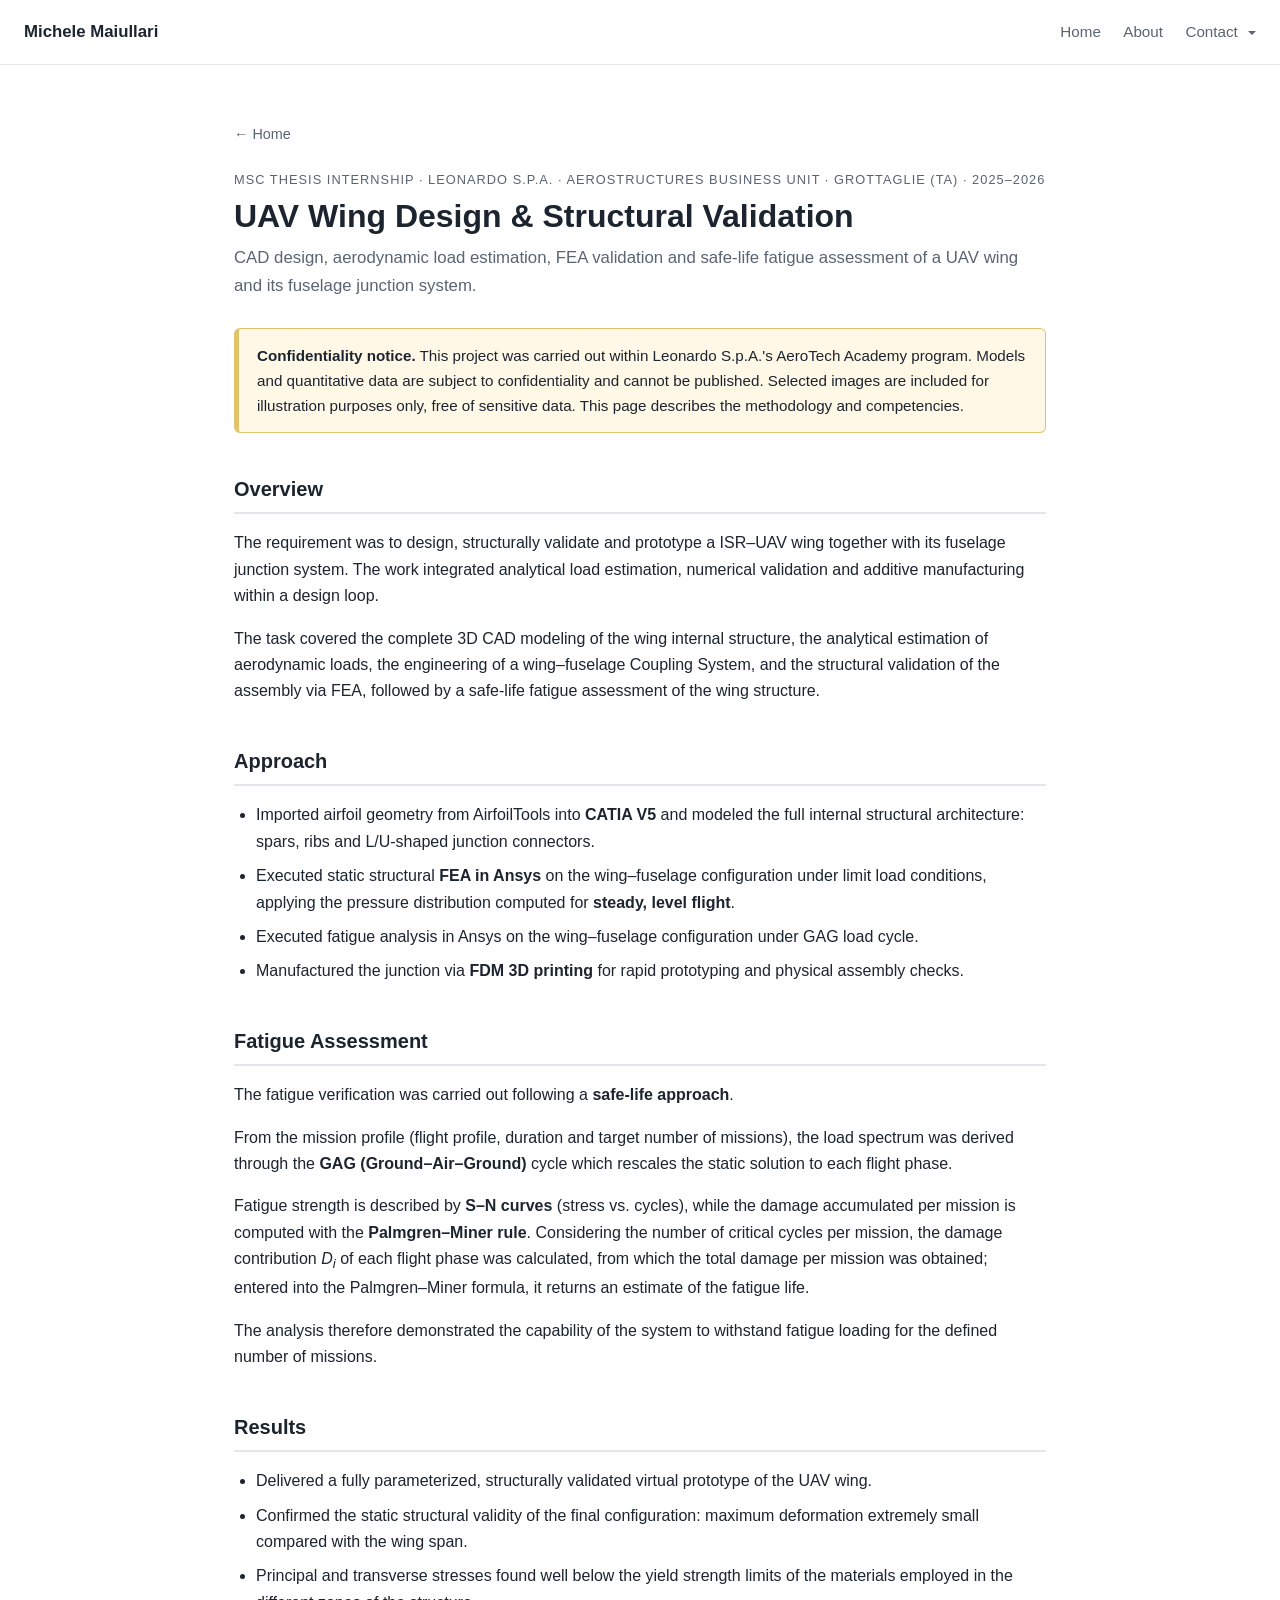
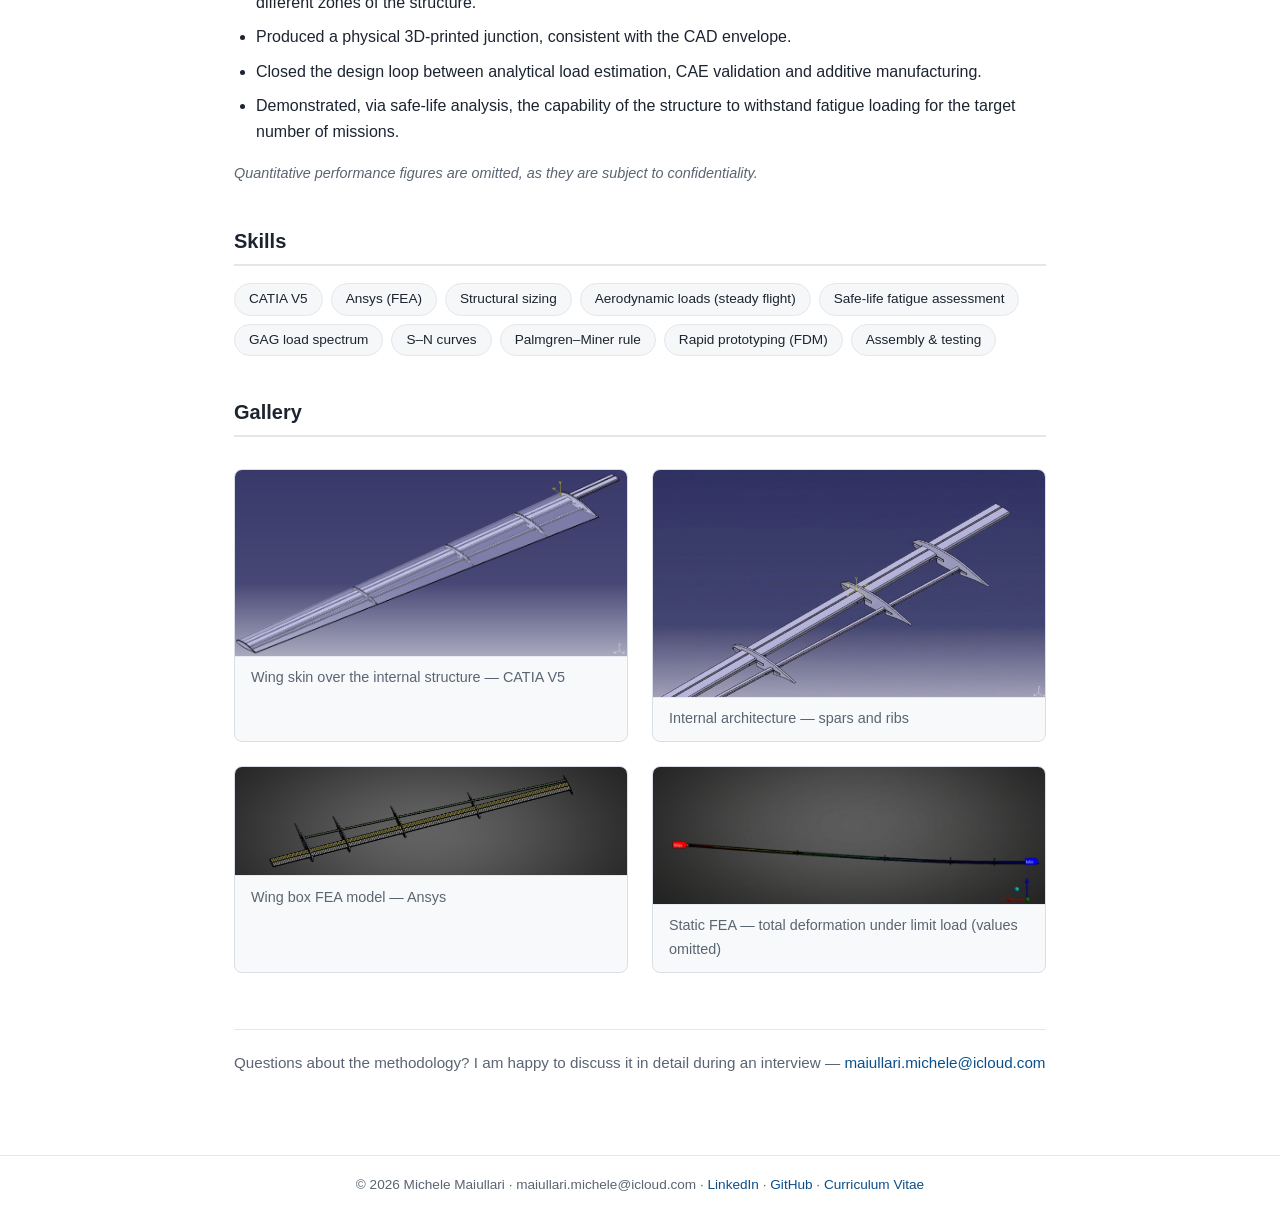
<file: projects/uav-wing.html>
<!DOCTYPE html>
<html lang="en">
<head>
  <meta charset="UTF-8">
  <meta name="viewport" content="width=device-width, initial-scale=1.0">
  <title>UAV Wing Design &amp; Structural Validation — Michele Maiullari</title>
  <link rel="icon" type="image/svg+xml" href="../assets/favicon.svg">
  <meta property="og:title" content="UAV Wing Design &amp; Structural Validation — Michele Maiullari">
  <meta property="og:description" content="CATIA V5 design, aerodynamic load estimation, static FEA and safe-life fatigue assessment of a UAV wing and fuselage junction — Leonardo AeroTech Academy project.">
  <meta property="og:type" content="website">
  <meta property="og:url" content="https://michelemaiullari.github.io/../">
  <meta property="og:site_name" content="Michele Maiullari — Portfolio">
  <meta name="twitter:card" content="summary">
  <meta name="description" content="CATIA V5 design, aerodynamic load estimation, static FEA and safe-life fatigue assessment of a UAV wing and fuselage junction — Leonardo AeroTech Academy project.">
  <link rel="stylesheet" href="../styles.css">

  <!-- Image lightbox (page-local block; to be moved into the shared stylesheet
       once approved site-wide). Click any content image to zoom it in place. -->
  <style>
    main img { cursor: zoom-in; }

    html.lb-lock,
    html.lb-lock body { overflow: hidden; }

    /* Uniform dark backdrop behind the enlarged image */
    .lb-overlay {
      position: fixed;
      inset: 0;
      z-index: 999999;
      display: flex;
      align-items: center;
      justify-content: center;
      background: rgba(0, 0, 0, .78);
      opacity: 0;
      transition: opacity .25s ease;
      -webkit-user-select: none;
      user-select: none;
    }
    .lb-overlay.lb-open { opacity: 1; }

    /* Frame that traces the image shape: ~3 mm white edge, rounded corners */
    .lb-frame {
      position: relative;
      box-sizing: content-box;
      border: 3mm solid #fff;
      border-radius: var(--lb-radius, 23px);
      background: #fff;
      overflow: hidden;
      line-height: 0;
      box-shadow: 0 24px 80px rgba(0, 0, 0, .5);
      will-change: transform;
    }
    .lb-frame img {
      display: block;
      width: auto;
      height: auto;
      max-width: calc(100vw - 6mm - 96px);
      max-height: calc(100vh - 6mm - 80px);
    }

    .lb-close {
      position: absolute;
      top: 18px;
      right: 18px;
      width: 46px;
      height: 46px;
      padding: 0;
      border: 1px solid rgba(255, 255, 255, .45);
      border-radius: 50%;
      background: rgba(0, 0, 0, .35);
      color: #fff;
      font: 500 26px/44px system-ui, sans-serif;
      text-align: center;
      cursor: pointer;
    }
    .lb-close:hover,
    .lb-close:focus-visible { background: rgba(0, 0, 0, .65); }

    @media (prefers-reduced-motion: reduce) {
      .lb-overlay { transition: none; }
      .lb-frame { transition: none !important; }
    }
  </style>
</head>
<body>

  <header class="site-header">
    <a class="site-title" href="../index.html">Michele Maiullari</a>
    <nav>
      <a href="../index.html">Home</a>
      <a href="../about.html">About</a>
      <div class="nav-contact">
        <button class="nav-contact-toggle" type="button" aria-expanded="false" aria-controls="contact-menu">
          Contact
        </button>
        <div class="nav-contact-menu" id="contact-menu">
          <a href="https://www.linkedin.com/in/michelemaiullari/" target="_blank" rel="noopener">LinkedIn</a>
          <a href="https://github.com/michelemaiullari" target="_blank" rel="noopener">GitHub</a>
          <a href="mailto:maiullari.michele@icloud.com">Contact me</a>
        </div>
      </div>
    </nav>
  </header>

  <main>

    <p class="breadcrumb"><a href="../index.html">&larr; Home</a></p>

    <p class="context-line">MSc Thesis Internship &middot; Leonardo S.p.A. · Aerostructures Business Unit &middot; Grottaglie (TA) · 2025–2026</p>

    <h1>UAV Wing Design &amp; Structural Validation</h1>

    <p class="subtitle">
      CAD design, aerodynamic load estimation, FEA validation and safe-life fatigue
      assessment of a UAV wing and its fuselage junction system.
    </p>

    <div class="nda-banner">
      <strong>Confidentiality notice.</strong>
      This project was carried out within Leonardo S.p.A.'s AeroTech Academy program.
      Models and quantitative data are subject to confidentiality and cannot be
      published. Selected images are included for illustration purposes only, free of
      sensitive data. This page describes the methodology and competencies.
    </div>

    <h2>Overview</h2>
    <p>
      The requirement was to design, structurally validate and prototype
      a ISR&ndash;UAV wing together with its fuselage junction system. The work integrated
      analytical load estimation, numerical validation and additive manufacturing
      within a design loop.
    </p>
    <p>
      The task covered the complete 3D CAD modeling of the wing internal
      structure, the analytical estimation of aerodynamic loads, the engineering of a
      wing&ndash;fuselage Coupling System, and the structural validation of the assembly
      via FEA, followed by a safe-life fatigue assessment of the wing structure.
    </p>

    <h2>Approach</h2>
    <ul>
      <li>
        Imported airfoil geometry from AirfoilTools into <strong>CATIA V5</strong> and
        modeled the full internal structural architecture: spars, ribs and
        L/U-shaped junction connectors.
      </li>
      <li>
        Executed static structural <strong>FEA in Ansys</strong> on the
        wing&ndash;fuselage configuration under limit load conditions, applying the
        pressure distribution computed for <strong>steady, level flight</strong>.
      </li>

       <li>
        Executed fatigue analysis in Ansys</strong> on the
        wing&ndash;fuselage configuration under GAG</strong> load cycle.
      </li>
      
      <li>
        Manufactured the junction via <strong>FDM 3D printing</strong> for rapid
        prototyping and physical assembly checks.
      </li>
    </ul>

    <h2>Fatigue Assessment</h2>
    <p>
      The fatigue verification was carried out following a <strong>safe-life
      approach</strong>.
    </p>
    <p>
      From the mission profile (flight profile, duration and target number of
      missions), the load spectrum was derived through the
      <strong>GAG (Ground&ndash;Air&ndash;Ground)</strong> cycle which 
      rescales the static solution to each flight phase.
    </p>
    <p>
      Fatigue strength is described by <strong>S&ndash;N curves</strong>
      (stress vs. cycles), while the damage accumulated per mission is computed with
      the <strong>Palmgren&ndash;Miner rule</strong>. Considering the number of
      critical cycles per mission, the damage contribution
      <em>D<sub>i</sub></em> of each flight phase was calculated, from which the
      total damage per mission was obtained; entered into the Palmgren&ndash;Miner
      formula, it returns an estimate of the fatigue life.
    </p>
    <p>
      The analysis therefore demonstrated the capability of the system to withstand
      fatigue loading for the defined number of missions.
    </p>

    <h2>Results</h2>
    <ul>
      <li>Delivered a fully parameterized, structurally validated virtual prototype of the UAV wing.</li>
      <li>
        Confirmed the static structural validity of the final configuration:
        maximum deformation extremely small compared with the wing span.
      </li>
      <li>
        Principal and transverse stresses found well below the yield strength limits
        of the materials employed in the different zones of the structure.
      </li>
      <li>Produced a physical 3D-printed junction, consistent with the CAD envelope.</li>
      <li>Closed the design loop between analytical load estimation, CAE validation and additive manufacturing.</li>
      <li>Demonstrated, via safe-life analysis, the capability of the structure to withstand fatigue loading for the target number of missions.</li>
    </ul>
    <p class="muted-note">
      Quantitative performance figures are omitted, as they are subject to confidentiality.
    </p>

    <h2>Skills</h2>
    <div class="skills">
      <span>CATIA V5</span>
      <span>Ansys (FEA)</span>
      <span>Structural sizing</span>
      <span>Aerodynamic loads (steady flight)</span>
      <span>Safe-life fatigue assessment</span>
      <span>GAG load spectrum</span>
      <span>S&ndash;N curves</span>
      <span>Palmgren&ndash;Miner rule</span>
      <span>Rapid prototyping (FDM)</span>
      <span>Assembly &amp; testing</span>
    </div>

    <h2>Gallery</h2>
    <div class="gallery">
      <figure>
        <img src="../assets/uav-wing-skin-structure.png"
             alt="Translucent view of the UAV wing skin over the internal structure, with root attachment (CATIA V5)"
             width="1732" height="821" loading="lazy">
        <figcaption>Wing skin over the internal structure &mdash; CATIA V5</figcaption>
      </figure>
      <figure>
        <img src="../assets/uav-wing-internal-structure.jpg"
             alt="UAV wing internal architecture — spars and ribs (CATIA V5)"
             width="1356" height="784" loading="lazy">
        <figcaption>Internal architecture &mdash; spars and ribs</figcaption>
      </figure>
      <figure>
        <img src="../assets/uav-wing-fea-mesh.png"
             alt="FEA mesh of the UAV wing box — spars and ribs (Ansys)"
             width="1503" height="416" loading="lazy">
        <figcaption>Wing box FEA model &mdash; Ansys</figcaption>
      </figure>
      <figure>
        <img src="../assets/uav-wing-total-deformation.jpg"
             alt="Total deformation contour of the wing structure under limit load — maximum at tip, minimum at root (values omitted for confidentiality)"
             width="1735" height="608" loading="lazy">
        <figcaption>Static FEA &mdash; total deformation under limit load (values omitted)</figcaption>
      </figure>

      </div>

    <div class="contact-strip">
      Questions about the methodology? I am happy to discuss it in detail during an
      interview &mdash;
      <a href="mailto:maiullari.michele@icloud.com">maiullari.michele@icloud.com</a>
    </div>

  </main>

    <footer>
    &copy; 2026 Michele Maiullari &middot; maiullari.michele@icloud.com &middot;
    <a href="https://www.linkedin.com/in/michelemaiullari/" target="_blank" rel="noopener">LinkedIn</a> &middot;
    <a href="https://github.com/michelemaiullari" target="_blank" rel="noopener">GitHub</a> &middot;
    <a href="../assets/CV_Michele_Maiullari.pdf" target="_blank" rel="noopener">Curriculum Vitae</a>
  </footer>


  <!-- Image lightbox behaviour (page-local block; to be moved to a shared asset
       once approved site-wide). No dependencies, no new tabs: the image zooms
       in place over a uniformly darkened page, inside a white ~3 mm frame with
       rounded corners matching the image, capped at native resolution so it
       stays sharp. Closes on backdrop click, close button or Escape. -->
  <script>
    (function () {
      'use strict';

      var FRAME_MM = 3;          /* white frame thickness (mm) */
      var PX_PER_MM = 96 / 25.4; /* CSS reference px per mm   */
      var OPEN_MS = 320;
      var CLOSE_MS = 240;

      var overlay = null, frame = null, big = null, source = null;

      function reducedMotion() {
        return window.matchMedia
          && window.matchMedia('(prefers-reduced-motion: reduce)').matches;
      }

      /* Same rounded shape as the clicked image: outer radius = image radius + frame */
      function frameRadius(img) {
        var r = parseFloat(getComputedStyle(img).borderTopLeftRadius);
        var inner = (r > 1) ? r : 12;
        return (inner + FRAME_MM * PX_PER_MM).toFixed(1) + 'px';
      }

      /* Never upscale past native resolution: the zoom stays sharp */
      function capToNative() {
        var nw = big.naturalWidth;
        if (nw && big.getBoundingClientRect().width > nw) {
          big.style.width = nw + 'px';
          big.style.height = 'auto';
        }
      }

      function open(img) {
        if (overlay) { return; }
        source = img;

        overlay = document.createElement('div');
        overlay.className = 'lb-overlay';
        overlay.setAttribute('role', 'dialog');
        overlay.setAttribute('aria-modal', 'true');
        overlay.setAttribute('aria-label', 'Image preview');

        frame = document.createElement('div');
        frame.className = 'lb-frame';
        frame.style.setProperty('--lb-radius', frameRadius(img));

        big = new Image();
        big.alt = img.alt || '';
        big.draggable = false;
        big.src = img.currentSrc || img.src;
        frame.appendChild(big);
        overlay.appendChild(frame);

        var closeBtn = document.createElement('button');
        closeBtn.type = 'button';
        closeBtn.className = 'lb-close';
        closeBtn.setAttribute('aria-label', 'Close image preview');
        closeBtn.innerHTML = '&times;';
        overlay.appendChild(closeBtn);

        document.body.appendChild(overlay);
        document.documentElement.classList.add('lb-lock');

        if (big.complete && big.naturalWidth) {
          start();
        } else {
          big.addEventListener('load', start, { once: true });
          big.addEventListener('error', start, { once: true });
        }
        closeBtn.focus();
      }

      function start() {
        capToNative();

        if (reducedMotion()) {
          overlay.classList.add('lb-open');
          return;
        }

        var first = source.getBoundingClientRect();
        var last = frame.getBoundingClientRect();
        if (first.width < 4 || last.width < 4) {
          overlay.classList.add('lb-open');
          return;
        }

        /* FLIP: begin exactly on the thumbnail, then zoom to the centred frame */
        var s = first.width / last.width;
        frame.style.transformOrigin = '0 0';
        frame.style.transform = 'translate(' + (first.left - last.left).toFixed(2) + 'px,'
                              + (first.top - last.top).toFixed(2) + 'px)'
                              + ' scale(' + s.toFixed(5) + ')';
        void overlay.getBoundingClientRect(); /* flush styles */
        overlay.classList.add('lb-open');
        frame.style.transition = 'transform ' + OPEN_MS + 'ms cubic-bezier(.22,.61,.36,1)';
        requestAnimationFrame(function () {
          requestAnimationFrame(function () { frame.style.transform = 'none'; });
        });
      }

      function close() {
        if (!overlay || overlay.classList.contains('lb-closing')) { return; }
        overlay.classList.add('lb-closing');
        overlay.classList.remove('lb-open');

        if (!reducedMotion() && source) {
          var first = source.getBoundingClientRect();
          var last = frame.getBoundingClientRect();
          if (first.width > 4 && last.width > 4) {
            var s = first.width / last.width;
            frame.style.transition = 'transform ' + CLOSE_MS + 'ms cubic-bezier(.4,0,.6,1)';
            frame.style.transform = 'translate(' + (first.left - last.left).toFixed(2) + 'px,'
                                  + (first.top - last.top).toFixed(2) + 'px)'
                                  + ' scale(' + s.toFixed(5) + ')';
          }
        }

        setTimeout(function () {
          overlay.remove();
          overlay = frame = big = source = null;
          document.documentElement.classList.remove('lb-lock');
        }, reducedMotion() ? 0 : 260);
      }

      document.addEventListener('click', function (e) {
        var img = e.target.closest ? e.target.closest('main img') : null;
        if (img && !img.closest('a')) {
          e.preventDefault();
          open(img);
          return;
        }
        if (overlay && (e.target === overlay
             || (e.target.closest && e.target.closest('.lb-close')))) {
          close();
        }
      });

      document.addEventListener('keydown', function (e) {
        if (e.key === 'Escape' && overlay) { close(); }
      });
    })();
  </script>
  <script>
  (function () {
    var box = document.querySelector('.nav-contact');
    var toggle = document.querySelector('.nav-contact-toggle');
    if (!box || !toggle) { return; }
    function setOpen(open) {
      box.classList.toggle('open', open);
      toggle.setAttribute('aria-expanded', open ? 'true' : 'false');
    }
    toggle.addEventListener('click', function (e) {
      e.preventDefault();
      e.stopPropagation();
      setOpen(!box.classList.contains('open'));
    });
    document.addEventListener('click', function (e) {
      if (!box.contains(e.target)) { setOpen(false); }
    });
    document.addEventListener('keydown', function (e) {
      if (e.key === 'Escape') {
        setOpen(false);
        toggle.blur();
      }
    });
    box.addEventListener('focusout', function (e) {
      if (box.contains(e.relatedTarget)) { return; }
      setOpen(false);
    });
    if (window.matchMedia && window.matchMedia('(hover: hover) and (pointer: fine)').matches) {
      box.addEventListener('mouseenter', function () { setOpen(true); });
      box.addEventListener('mouseleave', function () { setOpen(false); });
    }
  })();
  </script>
</body>
</html>
</file>
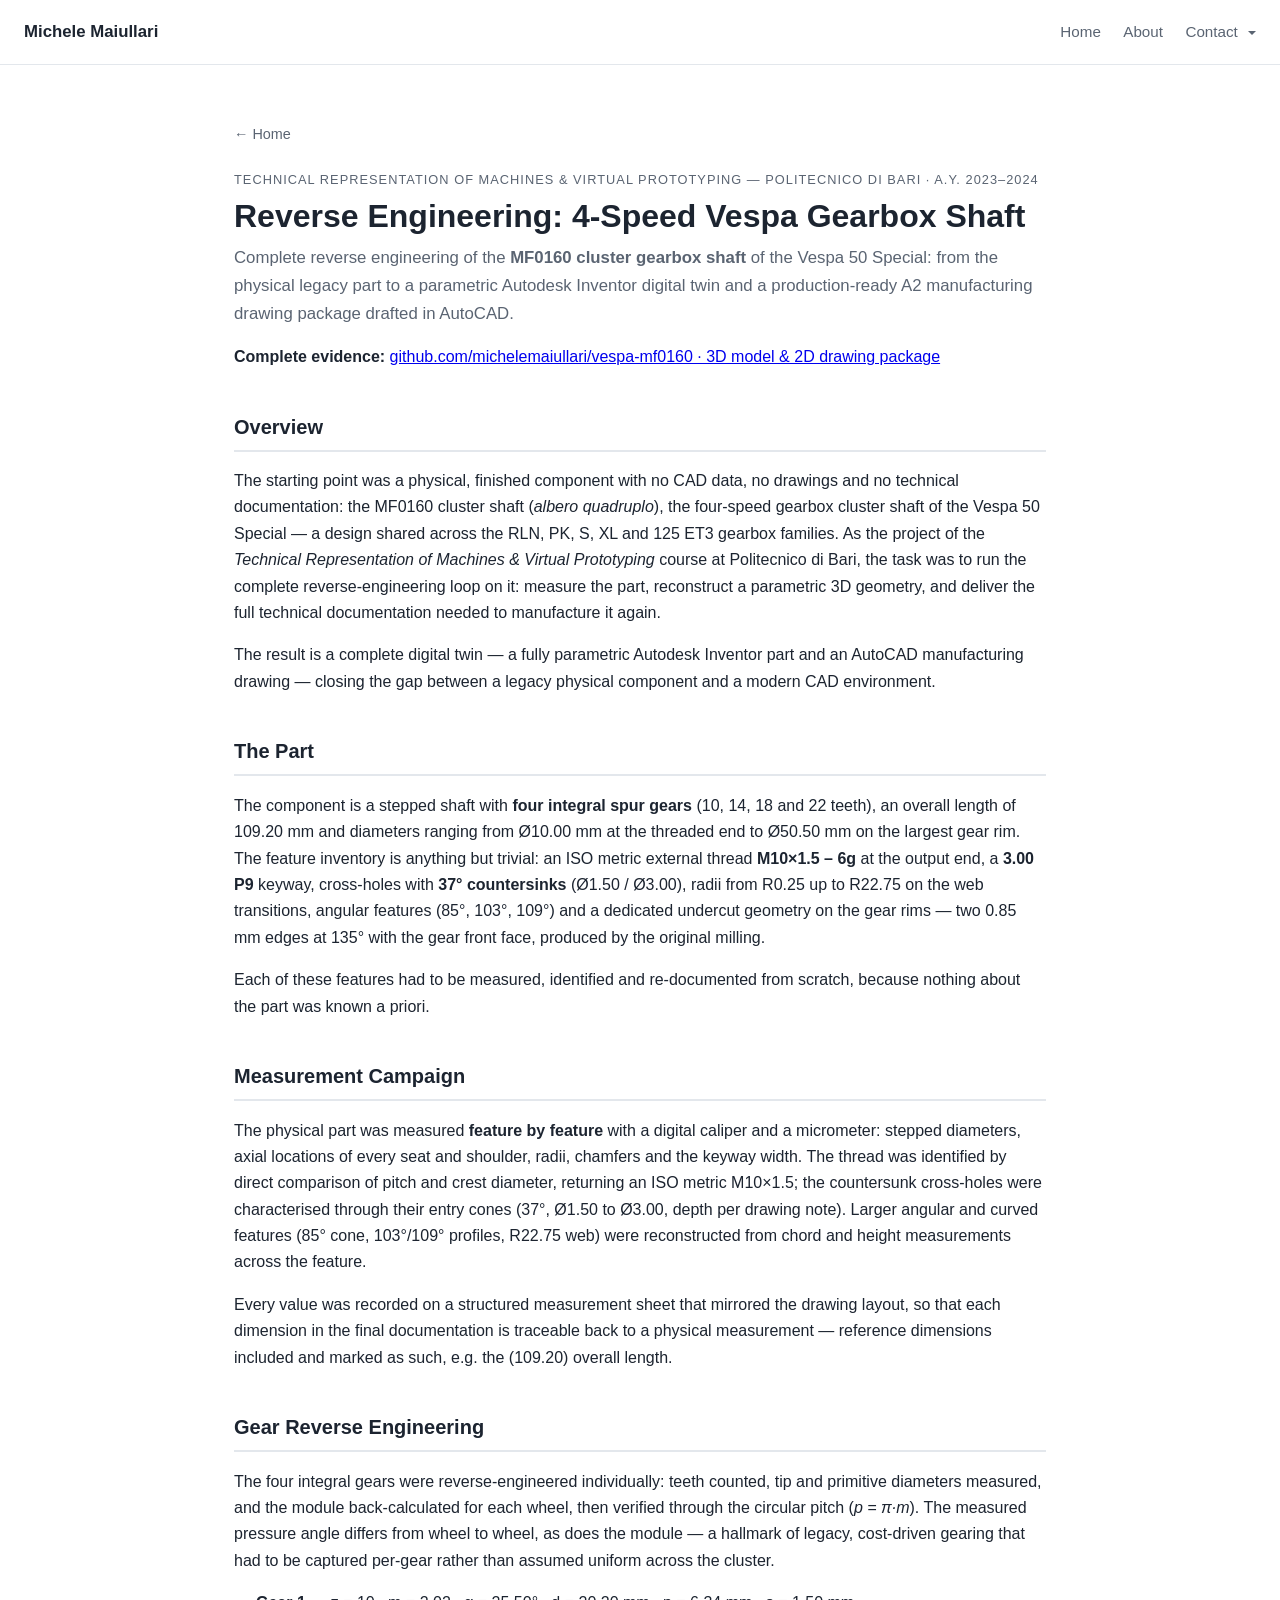
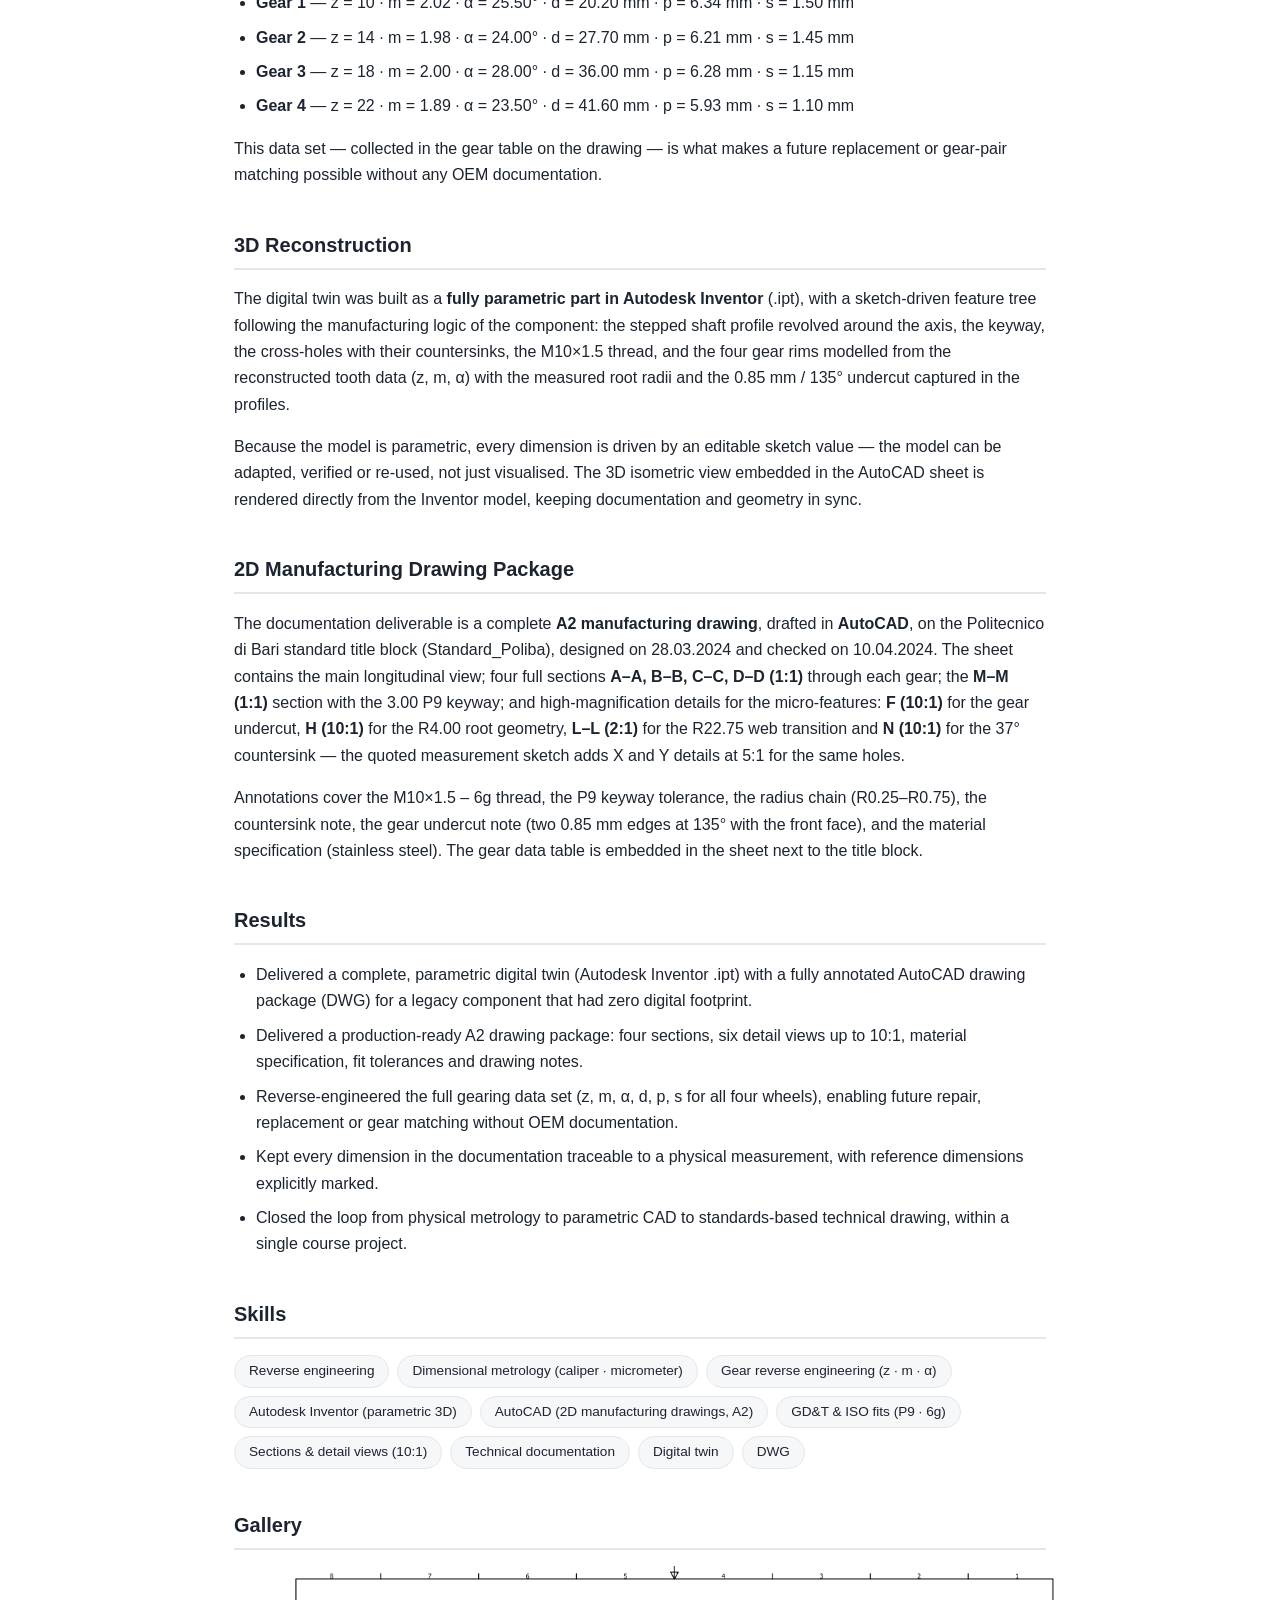
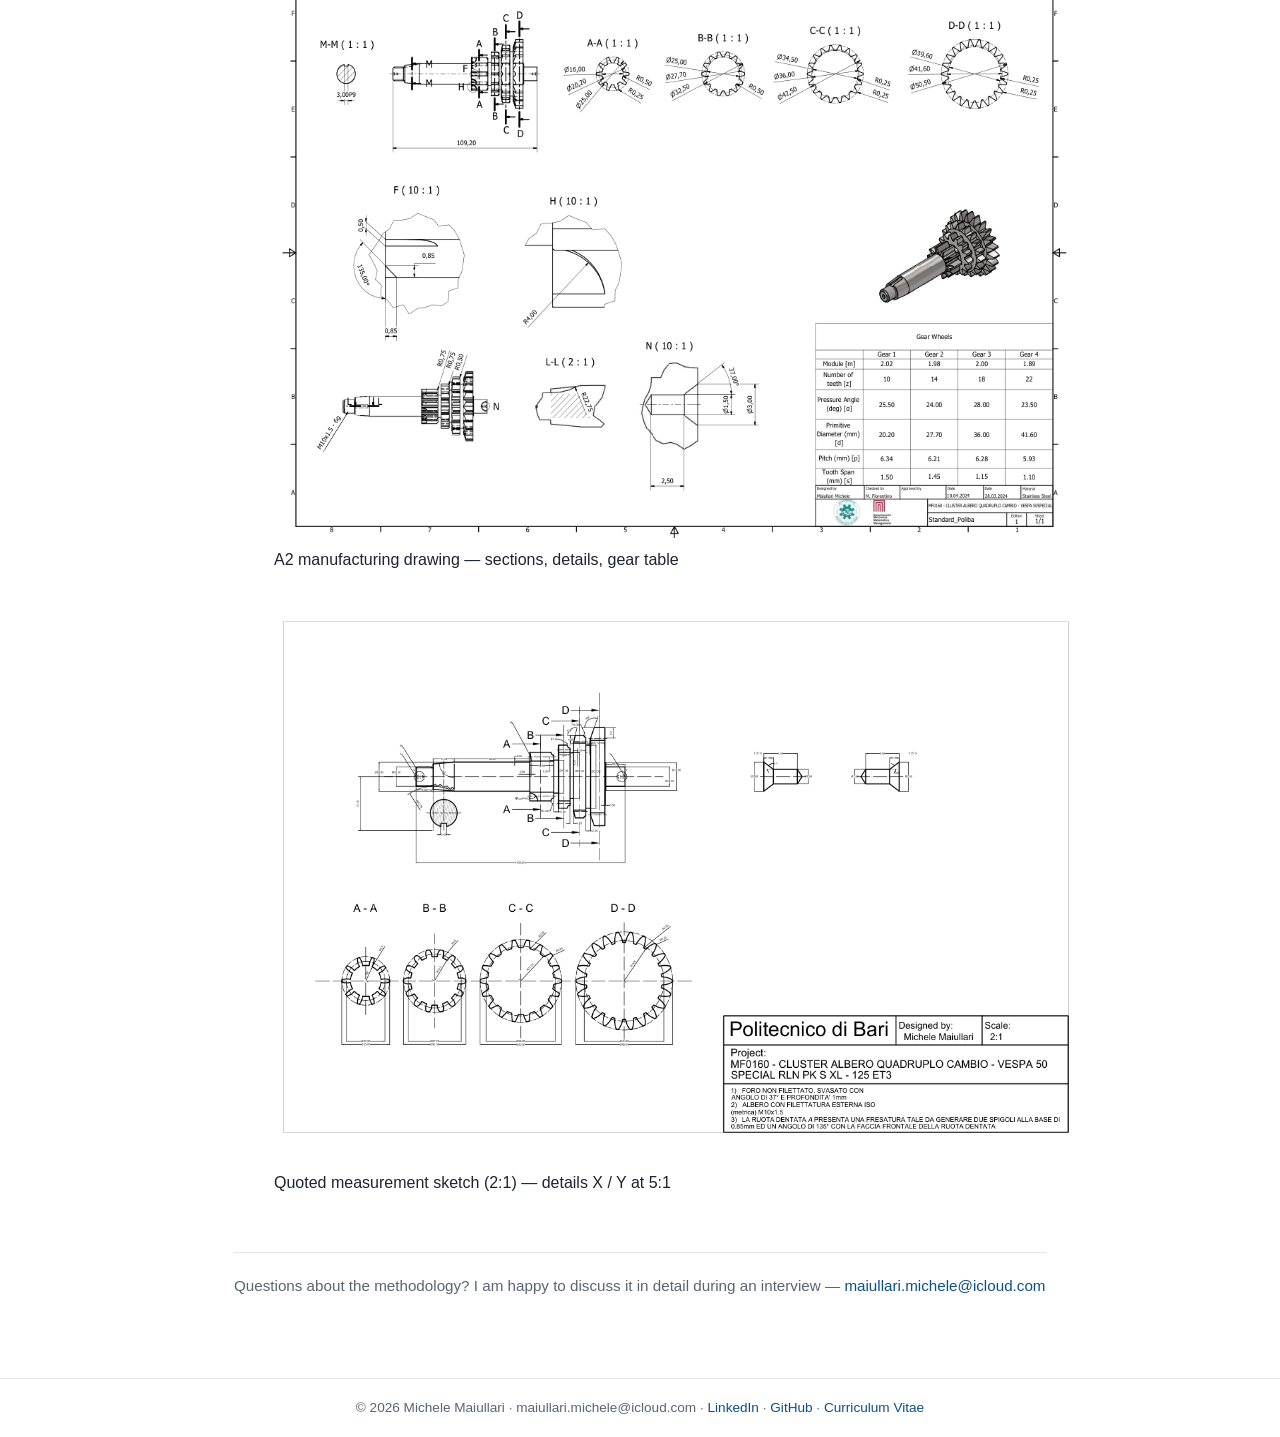
<file: projects/vespa-gearbox-re.html>
<!DOCTYPE html>
<html lang="en">
<head>
  <meta charset="UTF-8">
  <meta name="viewport" content="width=device-width, initial-scale=1.0">
  <meta name="description" content="Complete reverse engineering of the MF0160 four-speed cluster gearbox shaft of the Vespa 50 Special: dimensional metrology, parametric Autodesk Inventor digital twin and A2 manufacturing drawing package drafted in AutoCAD.">
  <title>Reverse Engineering: 4-Speed Vespa Gearbox Shaft — Michele Maiullari</title>
  <link rel="icon" type="image/svg+xml" href="../assets/favicon.svg">
  <meta property="og:title" content="Reverse Engineering: 4-Speed Vespa Gearbox Shaft — Michele Maiullari">
  <meta property="og:description" content="Reverse engineering of a 4-speed Vespa gearbox shaft: digital twin and manufacturing drawings.">
  <meta property="og:type" content="website">
  <meta property="og:url" content="https://michelemaiullari.github.io/../">
  <meta property="og:site_name" content="Michele Maiullari — Portfolio">
  <meta name="twitter:card" content="summary">
  <link rel="stylesheet" href="../styles.css">

  <!-- Image lightbox (page-local block; to be moved into the shared stylesheet
       once approved site-wide). Click any content image to zoom it in place. -->
  <style>
    main img { cursor: zoom-in; }

    html.lb-lock,
    html.lb-lock body { overflow: hidden; }

    /* Uniform dark backdrop behind the enlarged image */
    .lb-overlay {
      position: fixed;
      inset: 0;
      z-index: 999999;
      display: flex;
      align-items: center;
      justify-content: center;
      background: rgba(0, 0, 0, .78);
      opacity: 0;
      transition: opacity .25s ease;
      -webkit-user-select: none;
      user-select: none;
    }
    .lb-overlay.lb-open { opacity: 1; }

    /* Frame that traces the image shape: ~3 mm white edge, rounded corners */
    .lb-frame {
      position: relative;
      box-sizing: content-box;
      border: 3mm solid #fff;
      border-radius: var(--lb-radius, 23px);
      background: #fff;
      overflow: hidden;
      line-height: 0;
      box-shadow: 0 24px 80px rgba(0, 0, 0, .5);
      will-change: transform;
    }
    .lb-frame img {
      display: block;
      width: auto;
      height: auto;
      max-width: calc(100vw - 6mm - 96px);
      max-height: calc(100vh - 6mm - 80px);
    }

    .lb-close {
      position: absolute;
      top: 18px;
      right: 18px;
      width: 46px;
      height: 46px;
      padding: 0;
      border: 1px solid rgba(255, 255, 255, .45);
      border-radius: 50%;
      background: rgba(0, 0, 0, .35);
      color: #fff;
      font: 500 26px/44px system-ui, sans-serif;
      text-align: center;
      cursor: pointer;
    }
    .lb-close:hover,
    .lb-close:focus-visible { background: rgba(0, 0, 0, .65); }

    @media (prefers-reduced-motion: reduce) {
      .lb-overlay { transition: none; }
      .lb-frame { transition: none !important; }
    }
  </style>
</head>
<body>

  <header class="site-header">
    <a class="site-title" href="../index.html">Michele Maiullari</a>
    <nav>
      <a href="../index.html">Home</a>
      <a href="../about.html">About</a>
      <div class="nav-contact">
        <button class="nav-contact-toggle" type="button" aria-expanded="false" aria-controls="contact-menu">
          Contact
        </button>
        <div class="nav-contact-menu" id="contact-menu">
          <a href="https://www.linkedin.com/in/michelemaiullari/" target="_blank" rel="noopener">LinkedIn</a>
          <a href="https://github.com/michelemaiullari" target="_blank" rel="noopener">GitHub</a>
          <a href="mailto:maiullari.michele@icloud.com">Contact me</a>
        </div>
      </div>
    </nav>
  </header>

  <main>

    <p class="breadcrumb"><a href="../index.html">&larr; Home</a></p>

    <p class="context-line">Technical Representation of Machines &amp; Virtual Prototyping — Politecnico di Bari · A.Y. 2023&ndash;2024</p>

    <h1>Reverse Engineering: 4-Speed Vespa Gearbox Shaft</h1>

    <p class="subtitle">
      Complete reverse engineering of the <strong>MF0160 cluster gearbox shaft</strong>
      of the Vespa 50 Special: from the physical legacy part to a parametric
      Autodesk Inventor digital twin and a production-ready A2 manufacturing
      drawing package drafted in AutoCAD.
    </p>

    <p class="source-link">
      <strong>Complete evidence:</strong>
      <a href="https://github.com/michelemaiullari/vespa-mf0160"
         target="_blank" rel="noopener">github.com/michelemaiullari/vespa-mf0160 &middot; 3D model &amp; 2D drawing package</a>
    </p>

    <h2>Overview</h2>
    <p>
      The starting point was a physical, finished component with no CAD data, no
      drawings and no technical documentation: the MF0160 cluster shaft
      (<em>albero quadruplo</em>), the four-speed gearbox cluster shaft of the Vespa 50
      Special &mdash; a design shared across the RLN, PK, S, XL and 125 ET3 gearbox
      families. As the project of the <em>Technical Representation of Machines &amp;
      Virtual Prototyping</em> course at Politecnico di Bari, the task was to run the
      complete reverse-engineering loop on it: measure the part, reconstruct a
      parametric 3D geometry, and deliver the full technical documentation needed to
      manufacture it again.
    </p>
    <p>
      The result is a complete digital twin &mdash; a fully parametric Autodesk
      Inventor part and an AutoCAD manufacturing drawing &mdash; closing the gap between a
      legacy physical component and a modern CAD environment.
    </p>

    <h2>The Part</h2>
    <p>
      The component is a stepped shaft with <strong>four integral spur gears</strong>
      (10, 14, 18 and 22 teeth), an overall length of 109.20 mm and diameters ranging
      from &Oslash;10.00 mm at the threaded end to &Oslash;50.50 mm on the largest gear
      rim. The feature inventory is anything but trivial: an ISO metric external
      thread <strong>M10&times;1.5 &ndash; 6g</strong> at the output end, a
      <strong>3.00 P9</strong> keyway, cross-holes with <strong>37&deg;
      countersinks</strong> (&Oslash;1.50 / &Oslash;3.00), radii from R0.25 up to
      R22.75 on the web transitions, angular features (85&deg;, 103&deg;, 109&deg;)
      and a dedicated undercut geometry on the gear rims &mdash; two 0.85 mm edges at
      135&deg; with the gear front face, produced by the original milling.
    </p>
    <p>
      Each of these features had to be measured, identified and re-documented from
      scratch, because nothing about the part was known a priori.
    </p>

    <h2>Measurement Campaign</h2>
    <p>
      The physical part was measured <strong>feature by feature</strong> with a
      digital caliper and a micrometer: stepped diameters, axial locations of every
      seat and shoulder, radii, chamfers and the keyway width. The thread was
      identified by direct comparison of pitch and crest diameter, returning an ISO
      metric M10&times;1.5; the countersunk cross-holes were characterised through
      their entry cones (37&deg;, &Oslash;1.50 to &Oslash;3.00, depth per drawing
      note). Larger angular and curved features (85&deg; cone, 103&deg;/109&deg;
      profiles, R22.75 web) were reconstructed from chord and height measurements
      across the feature.
    </p>
    <p>
      Every value was recorded on a structured measurement sheet that mirrored the
      drawing layout, so that each dimension in the final documentation is traceable
      back to a physical measurement &mdash; reference dimensions included and marked
      as such, e.g. the (109.20) overall length.
    </p>

    <h2>Gear Reverse Engineering</h2>
    <p>
      The four integral gears were reverse-engineered individually: teeth counted,
      tip and primitive diameters measured, and the module back-calculated for each
      wheel, then verified through the circular pitch (<em>p = &pi;&middot;m</em>).
      The measured pressure angle differs from wheel to wheel, as does the module
      &mdash; a hallmark of legacy, cost-driven gearing that had to be captured
      per-gear rather than assumed uniform across the cluster.
    </p>
    <ul>
      <li><strong>Gear 1</strong> &mdash; z = 10 &middot; m = 2.02 &middot; &alpha; = 25.50&deg; &middot; d = 20.20 mm &middot; p = 6.34 mm &middot; s = 1.50 mm</li>
      <li><strong>Gear 2</strong> &mdash; z = 14 &middot; m = 1.98 &middot; &alpha; = 24.00&deg; &middot; d = 27.70 mm &middot; p = 6.21 mm &middot; s = 1.45 mm</li>
      <li><strong>Gear 3</strong> &mdash; z = 18 &middot; m = 2.00 &middot; &alpha; = 28.00&deg; &middot; d = 36.00 mm &middot; p = 6.28 mm &middot; s = 1.15 mm</li>
      <li><strong>Gear 4</strong> &mdash; z = 22 &middot; m = 1.89 &middot; &alpha; = 23.50&deg; &middot; d = 41.60 mm &middot; p = 5.93 mm &middot; s = 1.10 mm</li>
    </ul>
    <p>
      This data set &mdash; collected in the gear table on the drawing &mdash; is what
      makes a future replacement or gear-pair matching possible without any OEM
      documentation.
    </p>

    <h2>3D Reconstruction</h2>
    <p>
      The digital twin was built as a <strong>fully parametric part in Autodesk
      Inventor</strong> (.ipt), with a sketch-driven feature tree following the
      manufacturing logic of the component: the stepped shaft profile revolved around
      the axis, the keyway, the cross-holes with their countersinks, the M10&times;1.5
      thread, and the four gear rims modelled from the reconstructed tooth data (z, m,
      &alpha;) with the measured root radii and the 0.85 mm / 135&deg; undercut
      captured in the profiles.
    </p>
    <p>
      Because the model is parametric, every dimension is driven by an editable
      sketch value &mdash; the model can be adapted, verified or re-used, not just
      visualised. The 3D isometric view embedded in the AutoCAD sheet is rendered
      directly from the Inventor model, keeping documentation and geometry in sync.
    </p>

    <h2>2D Manufacturing Drawing Package</h2>
    <p>
      The documentation deliverable is a complete <strong>A2 manufacturing
      drawing</strong>, drafted in <strong>AutoCAD</strong>, on the Politecnico di Bari
      standard title block (Standard_Poliba), designed on 28.03.2024 and checked on
      10.04.2024. The sheet
      contains the main longitudinal view; four full sections
      <strong>A&ndash;A, B&ndash;B, C&ndash;C, D&ndash;D (1:1)</strong> through each
      gear; the <strong>M&ndash;M (1:1)</strong> section with the 3.00 P9 keyway; and
      high-magnification details for the micro-features:
      <strong>F (10:1)</strong> for the gear undercut, <strong>H (10:1)</strong> for
      the R4.00 root geometry, <strong>L&ndash;L (2:1)</strong> for the R22.75 web
      transition and <strong>N (10:1)</strong> for the 37&deg; countersink &mdash; the
      quoted measurement sketch adds X and Y details at 5:1 for the same holes.
    </p>
    <p>
      Annotations cover the M10&times;1.5 &ndash; 6g thread, the P9 keyway tolerance,
      the radius chain (R0.25&ndash;R0.75), the countersink note, the gear undercut
      note (two 0.85 mm edges at 135&deg; with the front face), and the material
      specification (stainless steel). The gear data table is embedded in the sheet
      next to the title block.
    </p>

    <h2>Results</h2>
    <ul>
      <li>
        Delivered a complete, parametric digital twin (Autodesk Inventor .ipt) with a
        fully annotated AutoCAD drawing package (DWG) for a legacy component that had
        zero digital footprint.
      </li>
      <li>
        Delivered a production-ready A2 drawing package: four sections, six detail
        views up to 10:1, material specification, fit tolerances and drawing notes.
      </li>
      <li>
        Reverse-engineered the full gearing data set (z, m, &alpha;, d, p, s for all
        four wheels), enabling future repair, replacement or gear matching without OEM
        documentation.
      </li>
      <li>
        Kept every dimension in the documentation traceable to a physical measurement,
        with reference dimensions explicitly marked.
      </li>
      <li>
        Closed the loop from physical metrology to parametric CAD to standards-based
        technical drawing, within a single course project.
      </li>
    </ul>

    <h2>Skills</h2>
    <div class="skills">
      <span>Reverse engineering</span>
      <span>Dimensional metrology (caliper &middot; micrometer)</span>
      <span>Gear reverse engineering (z &middot; m &middot; &alpha;)</span>
      <span>Autodesk Inventor (parametric 3D)</span>
      <span>AutoCAD (2D manufacturing drawings, A2)</span>
      <span>GD&amp;T &amp; ISO fits (P9 &middot; 6g)</span>
      <span>Sections &amp; detail views (10:1)</span>
      <span>Technical documentation</span>
      <span>Digital twin</span>
      <span>DWG</span>
    </div>

        
    
    
    
    

    <h2>Gallery</h2>
   
      <figure>
        <img src="../assets/vespa-a2-drawing.png"
             alt="Complete A2 manufacturing drawing of the MF0160 shaft: sections A-A to D-D, details and gear table (Standard_Poliba)"
              width="800" height="572" loading="lazy">
        <figcaption>A2 manufacturing drawing &mdash; sections, details, gear table</figcaption>
      </figure>
     <figure>
        <img src="../assets/vespa-sketch.png"
             alt="Quoted measurement sketch of the MF0160 shaft with X and Y details at 5:1"
              width="800" height="572" loading="lazy">
        <figcaption>Quoted measurement sketch (2:1) &mdash; details X / Y at 5:1</figcaption>
      </figure>
       

    <div class="contact-strip">
      Questions about the methodology? I am happy to discuss it in detail during an
      interview &mdash;
      <a href="mailto:maiullari.michele@icloud.com">maiullari.michele@icloud.com</a>
    </div>

  </main>

    <footer>
    &copy; 2026 Michele Maiullari &middot; maiullari.michele@icloud.com &middot;
    <a href="https://www.linkedin.com/in/michelemaiullari/" target="_blank" rel="noopener">LinkedIn</a> &middot;
    <a href="https://github.com/michelemaiullari" target="_blank" rel="noopener">GitHub</a> &middot;
    <a href="../assets/CV_Michele_Maiullari.pdf" target="_blank" rel="noopener">Curriculum Vitae</a>
  </footer>


  <!-- Image lightbox behaviour (page-local block; to be moved to a shared asset
       once approved site-wide). No dependencies, no new tabs: the image zooms
       in place over a uniformly darkened page, inside a white ~3 mm frame with
       rounded corners matching the image, capped at native resolution so it
       stays sharp. Closes on backdrop click, close button or Escape. -->
  <script>
    (function () {
      'use strict';

      var FRAME_MM = 3;          /* white frame thickness (mm) */
      var PX_PER_MM = 96 / 25.4; /* CSS reference px per mm   */
      var OPEN_MS = 320;
      var CLOSE_MS = 240;

      var overlay = null, frame = null, big = null, source = null;

      function reducedMotion() {
        return window.matchMedia
          && window.matchMedia('(prefers-reduced-motion: reduce)').matches;
      }

      /* Same rounded shape as the clicked image: outer radius = image radius + frame */
      function frameRadius(img) {
        var r = parseFloat(getComputedStyle(img).borderTopLeftRadius);
        var inner = (r > 1) ? r : 12;
        return (inner + FRAME_MM * PX_PER_MM).toFixed(1) + 'px';
      }

      /* Never upscale past native resolution: the zoom stays sharp */
      function capToNative() {
        var nw = big.naturalWidth;
        if (nw && big.getBoundingClientRect().width > nw) {
          big.style.width = nw + 'px';
          big.style.height = 'auto';
        }
      }

      function open(img) {
        if (overlay) { return; }
        source = img;

        overlay = document.createElement('div');
        overlay.className = 'lb-overlay';
        overlay.setAttribute('role', 'dialog');
        overlay.setAttribute('aria-modal', 'true');
        overlay.setAttribute('aria-label', 'Image preview');

        frame = document.createElement('div');
        frame.className = 'lb-frame';
        frame.style.setProperty('--lb-radius', frameRadius(img));

        big = new Image();
        big.alt = img.alt || '';
        big.draggable = false;
        big.src = img.currentSrc || img.src;
        frame.appendChild(big);
        overlay.appendChild(frame);

        var closeBtn = document.createElement('button');
        closeBtn.type = 'button';
        closeBtn.className = 'lb-close';
        closeBtn.setAttribute('aria-label', 'Close image preview');
        closeBtn.innerHTML = '&times;';
        overlay.appendChild(closeBtn);

        document.body.appendChild(overlay);
        document.documentElement.classList.add('lb-lock');

        if (big.complete && big.naturalWidth) {
          start();
        } else {
          big.addEventListener('load', start, { once: true });
          big.addEventListener('error', start, { once: true });
        }
        closeBtn.focus();
      }

      function start() {
        capToNative();

        if (reducedMotion()) {
          overlay.classList.add('lb-open');
          return;
        }

        var first = source.getBoundingClientRect();
        var last = frame.getBoundingClientRect();
        if (first.width < 4 || last.width < 4) {
          overlay.classList.add('lb-open');
          return;
        }

        /* FLIP: begin exactly on the thumbnail, then zoom to the centred frame */
        var s = first.width / last.width;
        frame.style.transformOrigin = '0 0';
        frame.style.transform = 'translate(' + (first.left - last.left).toFixed(2) + 'px,'
                              + (first.top - last.top).toFixed(2) + 'px)'
                              + ' scale(' + s.toFixed(5) + ')';
        void overlay.getBoundingClientRect(); /* flush styles */
        overlay.classList.add('lb-open');
        frame.style.transition = 'transform ' + OPEN_MS + 'ms cubic-bezier(.22,.61,.36,1)';
        requestAnimationFrame(function () {
          requestAnimationFrame(function () { frame.style.transform = 'none'; });
        });
      }

      function close() {
        if (!overlay || overlay.classList.contains('lb-closing')) { return; }
        overlay.classList.add('lb-closing');
        overlay.classList.remove('lb-open');

        if (!reducedMotion() && source) {
          var first = source.getBoundingClientRect();
          var last = frame.getBoundingClientRect();
          if (first.width > 4 && last.width > 4) {
            var s = first.width / last.width;
            frame.style.transition = 'transform ' + CLOSE_MS + 'ms cubic-bezier(.4,0,.6,1)';
            frame.style.transform = 'translate(' + (first.left - last.left).toFixed(2) + 'px,'
                                  + (first.top - last.top).toFixed(2) + 'px)'
                                  + ' scale(' + s.toFixed(5) + ')';
          }
        }

        setTimeout(function () {
          overlay.remove();
          overlay = frame = big = source = null;
          document.documentElement.classList.remove('lb-lock');
        }, reducedMotion() ? 0 : 260);
      }

      document.addEventListener('click', function (e) {
        var img = e.target.closest ? e.target.closest('main img') : null;
        if (img && !img.closest('a')) {
          e.preventDefault();
          open(img);
          return;
        }
        if (overlay && (e.target === overlay
             || (e.target.closest && e.target.closest('.lb-close')))) {
          close();
        }
      });

      document.addEventListener('keydown', function (e) {
        if (e.key === 'Escape' && overlay) { close(); }
      });
    })();
  </script>
  <script>
  (function () {
    var box = document.querySelector('.nav-contact');
    var toggle = document.querySelector('.nav-contact-toggle');
    if (!box || !toggle) { return; }
    function setOpen(open) {
      box.classList.toggle('open', open);
      toggle.setAttribute('aria-expanded', open ? 'true' : 'false');
    }
    toggle.addEventListener('click', function (e) {
      e.preventDefault();
      e.stopPropagation();
      setOpen(!box.classList.contains('open'));
    });
    document.addEventListener('click', function (e) {
      if (!box.contains(e.target)) { setOpen(false); }
    });
    document.addEventListener('keydown', function (e) {
      if (e.key === 'Escape') {
        setOpen(false);
        toggle.blur();
      }
    });
    box.addEventListener('focusout', function (e) {
      if (box.contains(e.relatedTarget)) { return; }
      setOpen(false);
    });
    if (window.matchMedia && window.matchMedia('(hover: hover) and (pointer: fine)').matches) {
      box.addEventListener('mouseenter', function () { setOpen(true); });
      box.addEventListener('mouseleave', function () { setOpen(false); });
    }
  })();
  </script>
</body>
</html>
</file>
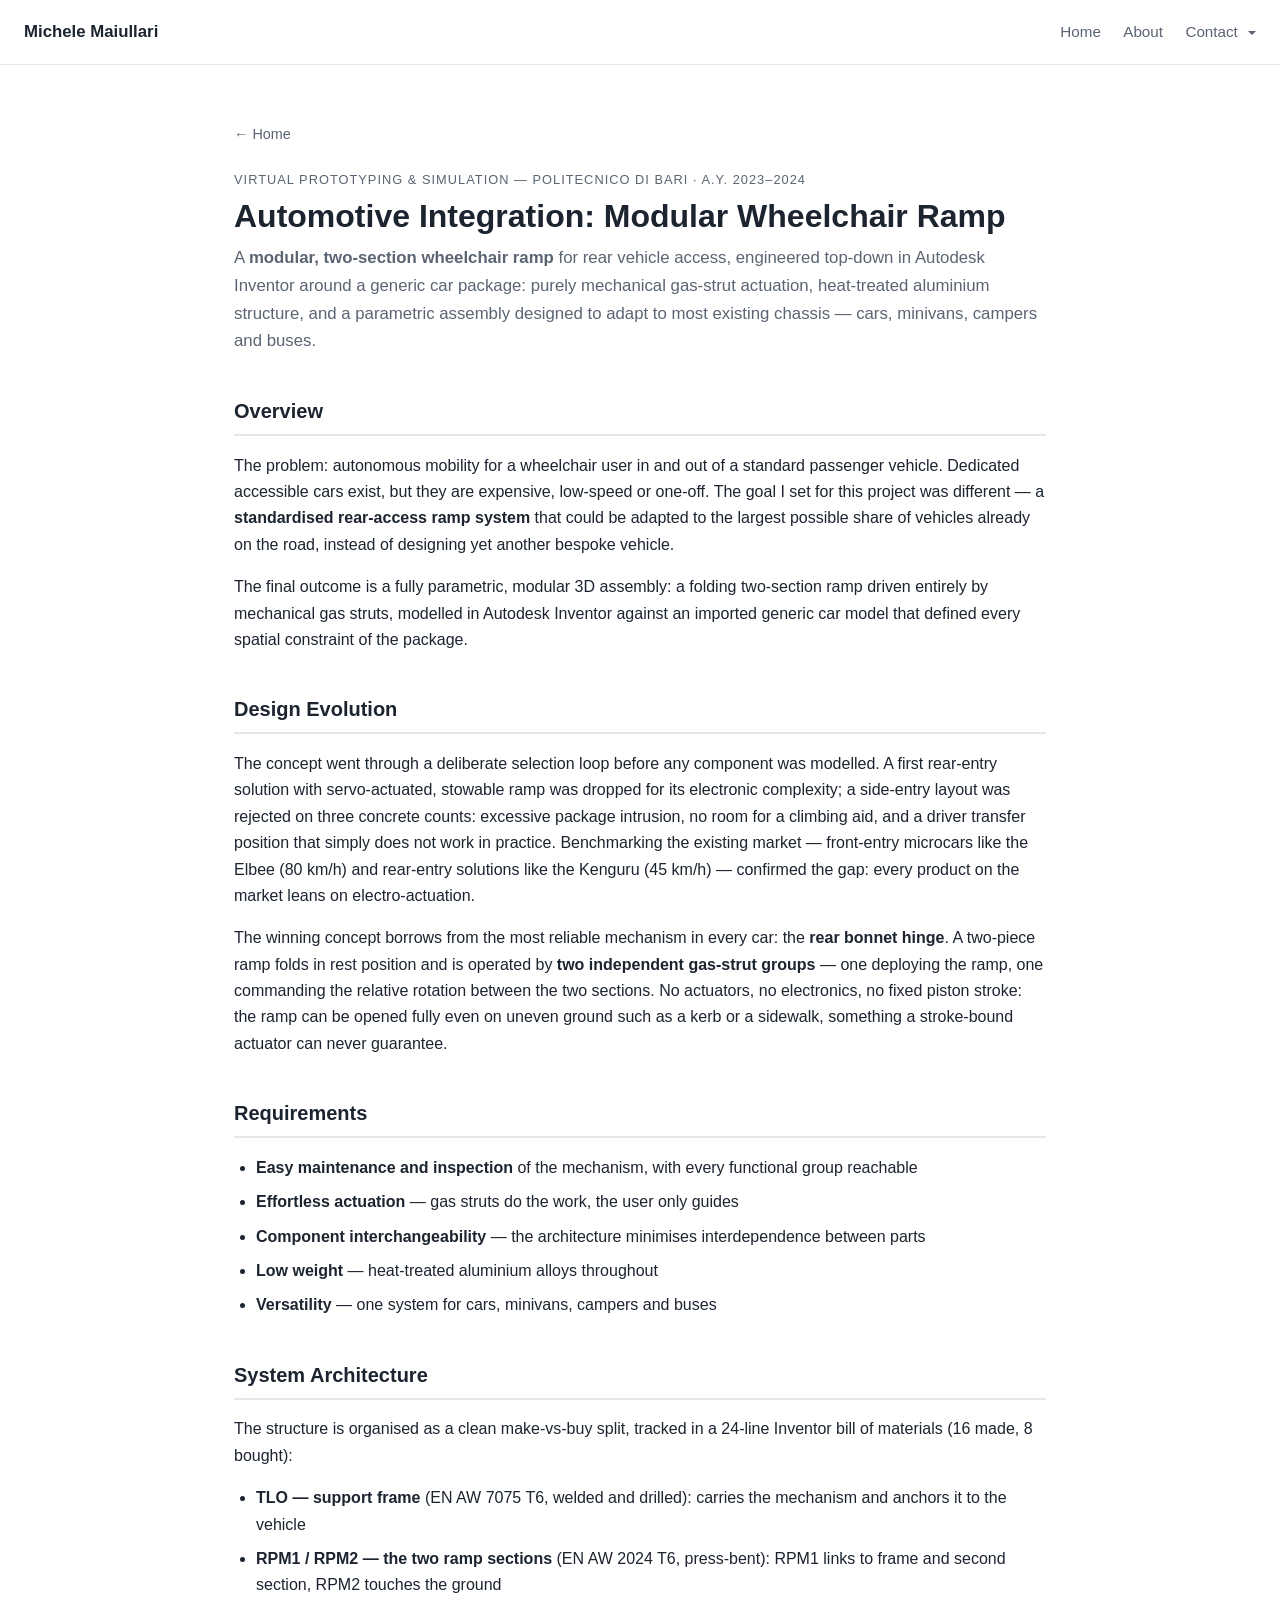
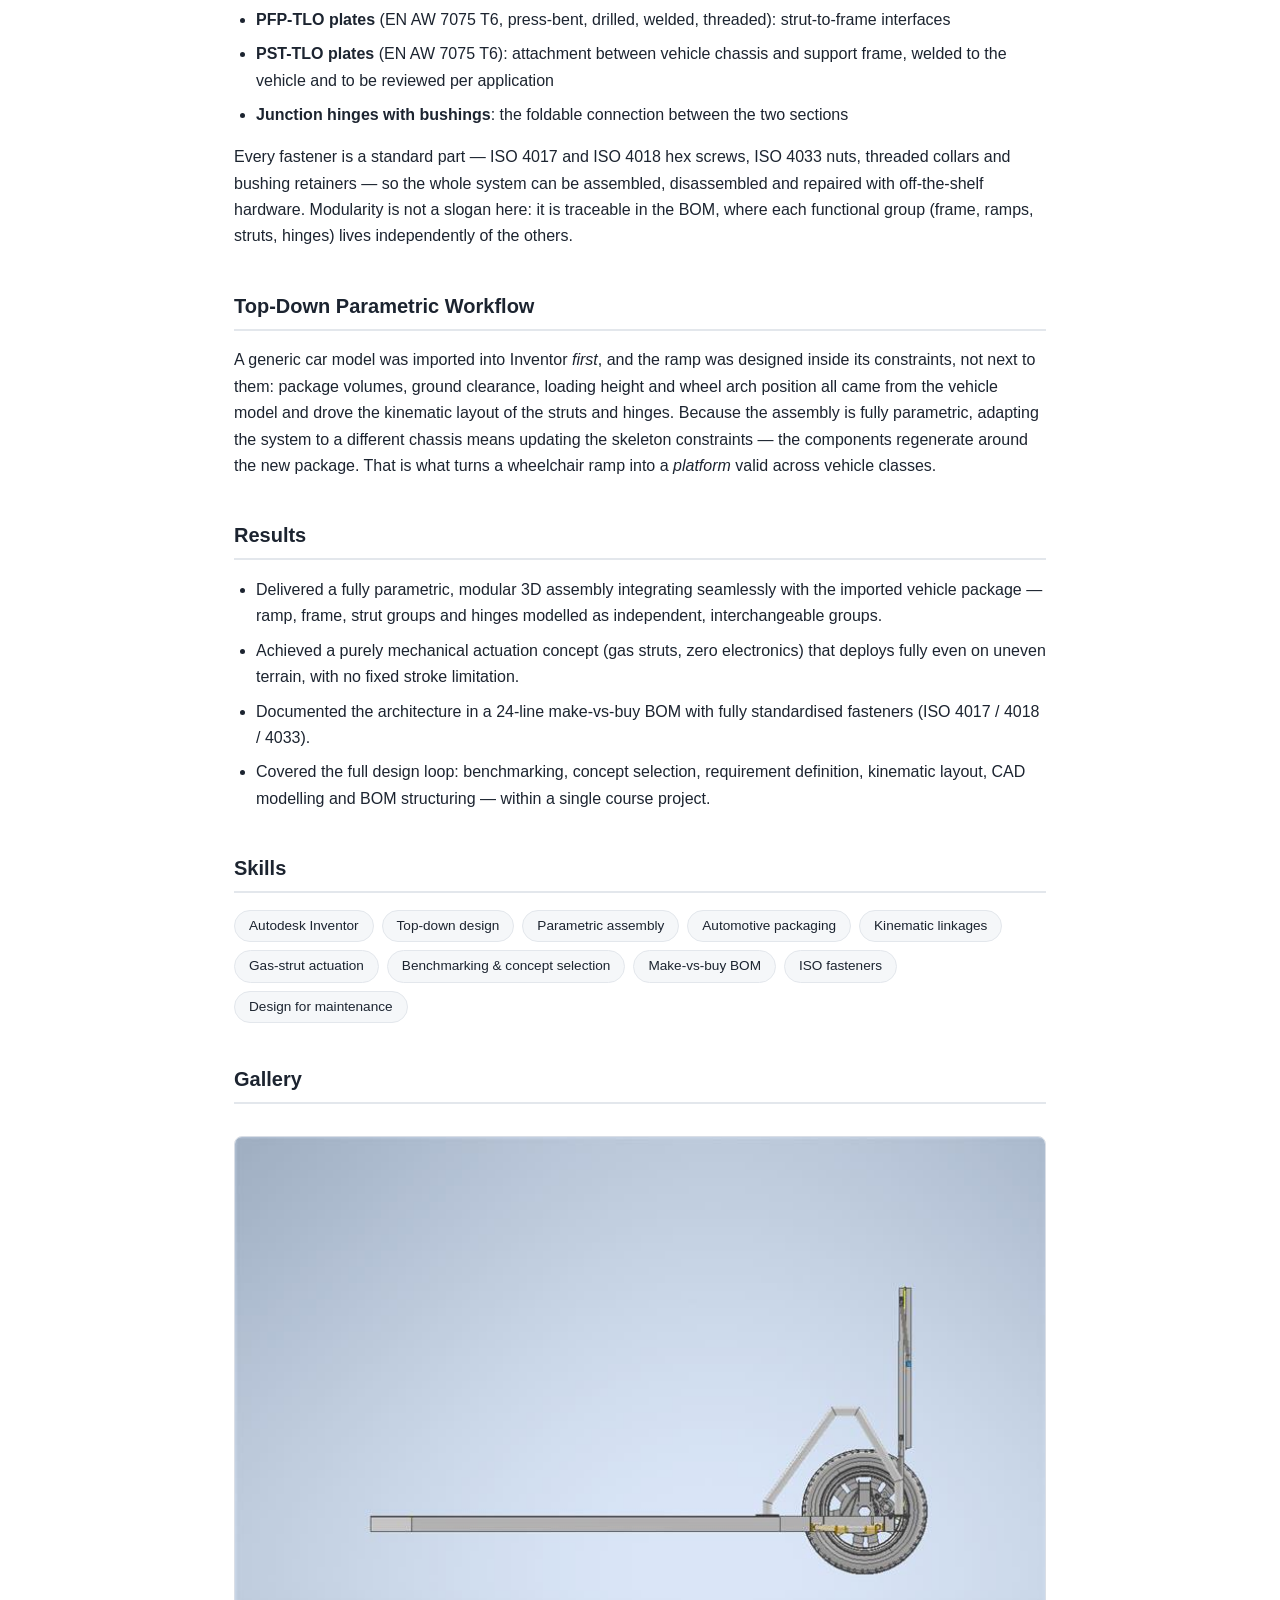
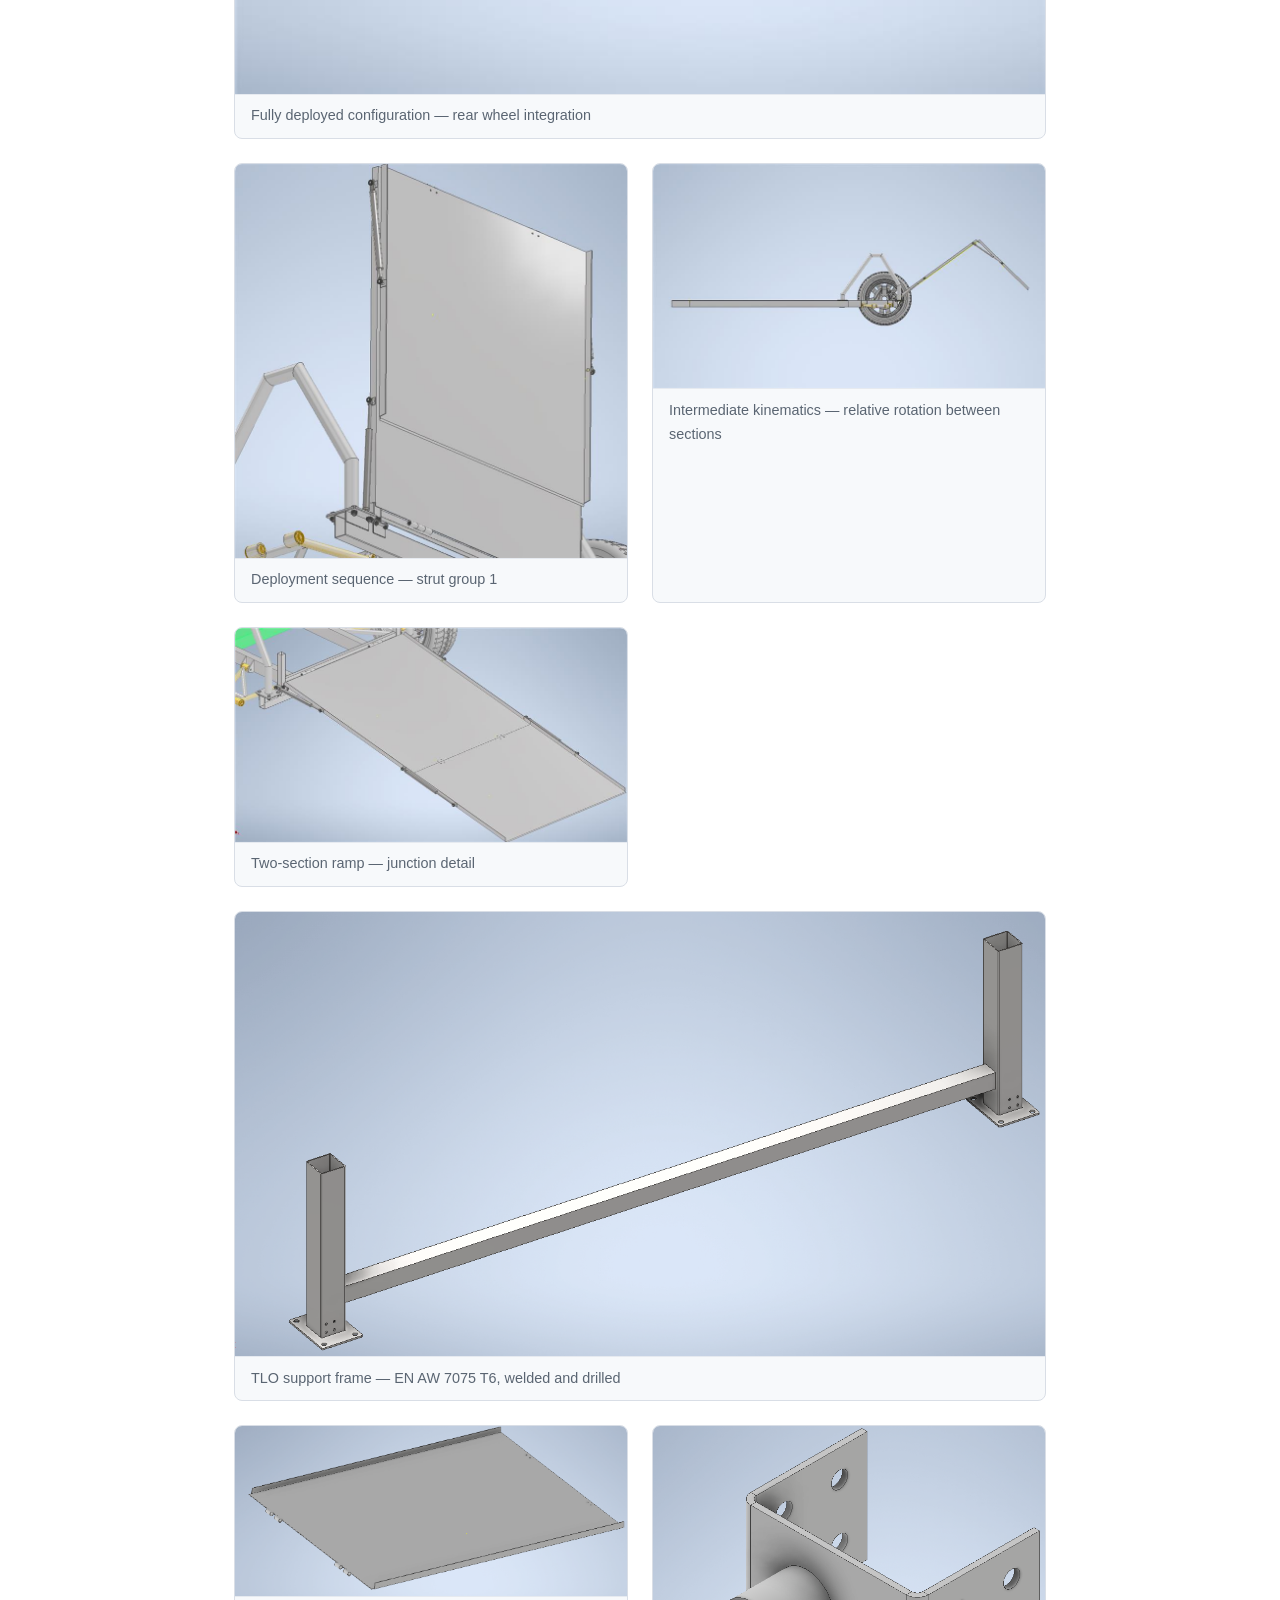
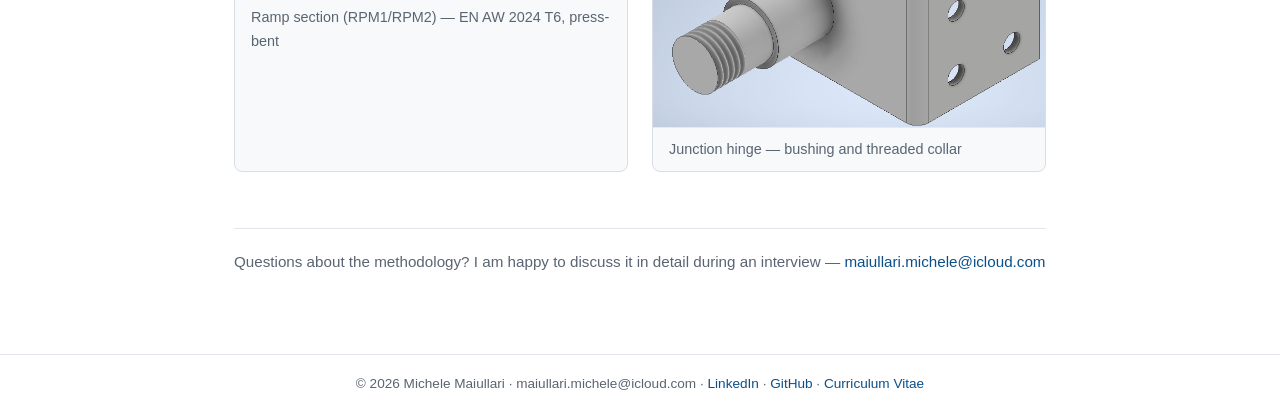
<file: projects/wheelchair-ramp.html>
<!DOCTYPE html>
<html lang="en">
<head>
  <meta charset="UTF-8">
  <meta name="viewport" content="width=device-width, initial-scale=1.0">
  <meta name="description" content="Modular two-section wheelchair ramp for rear vehicle access, engineered top-down in Autodesk Inventor against a generic car package: gas-strut actuation, heat-treated aluminium structure, parametric assembly adaptable to cars, minivans, campers and buses.">
  <title>Automotive Integration: Modular Wheelchair Ramp — Michele Maiullari</title>
  <link rel="icon" type="image/svg+xml" href="../assets/favicon.svg">
  <meta property="og:title" content="Automotive Integration: Modular Wheelchair Ramp — Michele Maiullari">
  <meta property="og:description" content="Modular wheelchair ramp design with top-down automotive integration in Autodesk Inventor.">
  <meta property="og:type" content="website">
  <meta property="og:url" content="https://michelemaiullari.github.io/../">
  <meta property="og:site_name" content="Michele Maiullari — Portfolio">
  <meta name="twitter:card" content="summary">
  <link rel="stylesheet" href="../styles.css">

  <!-- Image lightbox (page-local block; to be moved into the shared stylesheet
       once approved site-wide). Click any content image to zoom it in place. -->
  <style>
    main img { cursor: zoom-in; }

    html.lb-lock,
    html.lb-lock body { overflow: hidden; }

    /* Uniform dark backdrop behind the enlarged image */
    .lb-overlay {
      position: fixed;
      inset: 0;
      z-index: 999999;
      display: flex;
      align-items: center;
      justify-content: center;
      background: rgba(0, 0, 0, .78);
      opacity: 0;
      transition: opacity .25s ease;
      -webkit-user-select: none;
      user-select: none;
    }
    .lb-overlay.lb-open { opacity: 1; }

    /* Frame that traces the image shape: ~3 mm white edge, rounded corners */
    .lb-frame {
      position: relative;
      box-sizing: content-box;
      border: 3mm solid #fff;
      border-radius: var(--lb-radius, 23px);
      background: #fff;
      overflow: hidden;
      line-height: 0;
      box-shadow: 0 24px 80px rgba(0, 0, 0, .5);
      will-change: transform;
    }
    .lb-frame img {
      display: block;
      width: auto;
      height: auto;
      max-width: calc(100vw - 6mm - 96px);
      max-height: calc(100vh - 6mm - 80px);
    }

    .lb-close {
      position: absolute;
      top: 18px;
      right: 18px;
      width: 46px;
      height: 46px;
      padding: 0;
      border: 1px solid rgba(255, 255, 255, .45);
      border-radius: 50%;
      background: rgba(0, 0, 0, .35);
      color: #fff;
      font: 500 26px/44px system-ui, sans-serif;
      text-align: center;
      cursor: pointer;
    }
    .lb-close:hover,
    .lb-close:focus-visible { background: rgba(0, 0, 0, .65); }

    @media (prefers-reduced-motion: reduce) {
      .lb-overlay { transition: none; }
      .lb-frame { transition: none !important; }
    }
  </style>
</head>
<body>

  <header class="site-header">
    <a class="site-title" href="../index.html">Michele Maiullari</a>
    <nav>
      <a href="../index.html">Home</a>
      <a href="../about.html">About</a>
      <div class="nav-contact">
        <button class="nav-contact-toggle" type="button" aria-expanded="false" aria-controls="contact-menu">
          Contact
        </button>
        <div class="nav-contact-menu" id="contact-menu">
          <a href="https://www.linkedin.com/in/michelemaiullari/" target="_blank" rel="noopener">LinkedIn</a>
          <a href="https://github.com/michelemaiullari" target="_blank" rel="noopener">GitHub</a>
          <a href="mailto:maiullari.michele@icloud.com">Contact me</a>
        </div>
      </div>
    </nav>
  </header>

  <main>

    <p class="breadcrumb"><a href="../index.html">&larr; Home</a></p>

    <p class="context-line">Virtual Prototyping &amp; Simulation &mdash; Politecnico di Bari &middot; A.Y. 2023&ndash;2024</p>

    <h1>Automotive Integration: Modular Wheelchair Ramp</h1>

    <p class="subtitle">
      A <strong>modular, two-section wheelchair ramp</strong> for rear vehicle
      access, engineered top-down in Autodesk Inventor around a generic car
      package: purely mechanical gas-strut actuation, heat-treated aluminium
      structure, and a parametric assembly designed to adapt to most existing
      chassis &mdash; cars, minivans, campers and buses.
    </p>

    <h2>Overview</h2>
    <p>
      The problem: autonomous mobility for a wheelchair user in and out of a
      standard passenger vehicle. Dedicated accessible cars exist, but they are
      expensive, low-speed or one-off. The goal I set for this project was
      different &mdash; a <strong>standardised rear-access ramp system</strong>
      that could be adapted to the largest possible share of vehicles already on
      the road, instead of designing yet another bespoke vehicle.
    </p>
    <p>
      The final outcome is a fully parametric, modular 3D assembly: a folding
      two-section ramp driven entirely by mechanical gas struts, modelled in
      Autodesk Inventor against an imported generic car model that defined every
      spatial constraint of the package.
    </p>

    <h2>Design Evolution</h2>
    <p>
      The concept went through a deliberate selection loop before any component
      was modelled. A first rear-entry solution with servo-actuated, stowable
      ramp was dropped for its electronic complexity; a side-entry layout was
      rejected on three concrete counts: excessive package intrusion, no room
      for a climbing aid, and a driver transfer position that simply does not
      work in practice. Benchmarking the existing market &mdash; front-entry
      microcars like the Elbee (80 km/h) and rear-entry solutions like the
      Kenguru (45 km/h) &mdash; confirmed the gap: every product on the market
      leans on electro-actuation.
    </p>
    <p>
      The winning concept borrows from the most reliable mechanism in every car:
      the <strong>rear bonnet hinge</strong>. A two-piece ramp folds in rest
      position and is operated by <strong>two independent gas-strut groups</strong>
      &mdash; one deploying the ramp, one commanding the relative rotation between
      the two sections. No actuators, no electronics, no fixed piston stroke: the
      ramp can be opened fully even on uneven ground such as a kerb or a
      sidewalk, something a stroke-bound actuator can never guarantee.
    </p>

    <h2>Requirements</h2>
    <ul>
      <li><strong>Easy maintenance and inspection</strong> of the mechanism, with every functional group reachable</li>
      <li><strong>Effortless actuation</strong> &mdash; gas struts do the work, the user only guides</li>
      <li><strong>Component interchangeability</strong> &mdash; the architecture minimises interdependence between parts</li>
      <li><strong>Low weight</strong> &mdash; heat-treated aluminium alloys throughout</li>
      <li><strong>Versatility</strong> &mdash; one system for cars, minivans, campers and buses</li>
    </ul>

    <h2>System Architecture</h2>
    <p>
      The structure is organised as a clean make-vs-buy split, tracked in a
      24-line Inventor bill of materials (16 made, 8 bought):
    </p>
    <ul>
      <li><strong>TLO &mdash; support frame</strong> (EN AW 7075 T6, welded and drilled): carries the mechanism and anchors it to the vehicle</li>
      <li><strong>RPM1 / RPM2 &mdash; the two ramp sections</strong> (EN AW 2024 T6, press-bent): RPM1 links to frame and second section, RPM2 touches the ground</li>
      <li><strong>PFP-TLO plates</strong> (EN AW 7075 T6, press-bent, drilled, welded, threaded): strut-to-frame interfaces</li>
      <li><strong>PST-TLO plates</strong> (EN AW 7075 T6): attachment between vehicle chassis and support frame, welded to the vehicle and to be reviewed per application</li>
      <li><strong>Junction hinges with bushings</strong>: the foldable connection between the two sections</li>
    </ul>
    <p>
      Every fastener is a standard part &mdash; ISO 4017 and ISO 4018 hex screws,
      ISO 4033 nuts, threaded collars and bushing retainers &mdash; so the whole
      system can be assembled, disassembled and repaired with off-the-shelf
      hardware. Modularity is not a slogan here: it is traceable in the BOM,
      where each functional group (frame, ramps, struts, hinges) lives
      independently of the others.
    </p>

    <h2>Top-Down Parametric Workflow</h2>
    <p>
      A generic car model was imported into Inventor <em>first</em>, and the ramp
      was designed inside its constraints, not next to them: package volumes,
      ground clearance, loading height and wheel arch position all came from the
      vehicle model and drove the kinematic layout of the struts and hinges.
      Because the assembly is fully parametric, adapting the system to a
      different chassis means updating the skeleton constraints &mdash; the
      components regenerate around the new package. That is what turns a
      wheelchair ramp into a <em>platform</em> valid across vehicle classes.
    </p>

    <h2>Results</h2>
    <ul>
      <li>
        Delivered a fully parametric, modular 3D assembly integrating seamlessly
        with the imported vehicle package &mdash; ramp, frame, strut groups and
        hinges modelled as independent, interchangeable groups.
      </li>
      <li>
        Achieved a purely mechanical actuation concept (gas struts, zero
        electronics) that deploys fully even on uneven terrain, with no fixed
        stroke limitation.
      </li>
      <li>
        Documented the architecture in a 24-line make-vs-buy BOM with fully
        standardised fasteners (ISO 4017 / 4018 / 4033).
      </li>
      <li>
        Covered the full design loop: benchmarking, concept selection,
        requirement definition, kinematic layout, CAD modelling and BOM
        structuring &mdash; within a single course project.
      </li>
    </ul>

    <h2>Skills</h2>
    <div class="skills">
      <span>Autodesk Inventor</span>
      <span>Top-down design</span>
      <span>Parametric assembly</span>
      <span>Automotive packaging</span>
      <span>Kinematic linkages</span>
      <span>Gas-strut actuation</span>
      <span>Benchmarking &amp; concept selection</span>
      <span>Make-vs-buy BOM</span>
      <span>ISO fasteners</span>
      <span>Design for maintenance</span>
    </div>


    <h2>Gallery</h2>
    <div class="gallery">
      <figure style="grid-column: 1 / -1;">
        <img src="../assets/ramp-deployed.jpg"
             alt="Two-section ramp fully deployed to the ground at the rear wheel of the vehicle"
             width="800" height="550" loading="lazy">
        <figcaption>Fully deployed configuration &mdash; rear wheel integration</figcaption>
      </figure>
      <figure>
        <img src="../assets/ramp-raised.jpg"
             alt="Ramp raised in the deployment sequence driven by the gas strut groups"
             width="796" height="800" loading="lazy">
        <figcaption>Deployment sequence &mdash; strut group 1</figcaption>
      </figure>
      <figure>
        <img src="../assets/ramp-folding.jpg"
             alt="Intermediate folding kinematics between the two ramp sections"
             width="800" height="458" loading="lazy">
        <figcaption>Intermediate kinematics &mdash; relative rotation between sections</figcaption>
      </figure>
      <figure>
        <img src="../assets/ramp-flat.jpg"
             alt="Both ramp sections flat and connected at the junction hinge"
             width="800" height="437" loading="lazy">
        <figcaption>Two-section ramp &mdash; junction detail</figcaption>
      </figure>
      <figure style="grid-column: 1 / -1;">
        <img src="../assets/ramp-frame.png"
             alt="TLO support frame in EN AW 7075 T6 with anchoring uprights"
             width="1282" height="703" loading="lazy">
        <figcaption>TLO support frame &mdash; EN AW 7075 T6, welded and drilled</figcaption>
      </figure>
      <figure>
        <img src="../assets/ramp-panel.png"
             alt="Press-bent ramp section in EN AW 2024 T6"
             width="1167" height="505" loading="lazy">
        <figcaption>Ramp section (RPM1/RPM2) &mdash; EN AW 2024 T6, press-bent</figcaption>
      </figure>
      <figure>
        <img src="../assets/ramp-hinge.png"
             alt="Junction hinge with bushing and threaded collar"
             width="770" height="592" loading="lazy">
        <figcaption>Junction hinge &mdash; bushing and threaded collar</figcaption>
      </figure>
    </div>
    
    <div class="contact-strip">
      Questions about the methodology? I am happy to discuss it in detail during an
      interview &mdash;
      <a href="mailto:maiullari.michele@icloud.com">maiullari.michele@icloud.com</a>
    </div>

  </main>

    <footer>
    &copy; 2026 Michele Maiullari &middot; maiullari.michele@icloud.com &middot;
    <a href="https://www.linkedin.com/in/michelemaiullari/" target="_blank" rel="noopener">LinkedIn</a> &middot;
    <a href="https://github.com/michelemaiullari" target="_blank" rel="noopener">GitHub</a> &middot;
    <a href="../assets/CV_Michele_Maiullari.pdf" target="_blank" rel="noopener">Curriculum Vitae</a>
  </footer>


  <!-- Image lightbox behaviour (page-local block; to be moved to a shared asset
       once approved site-wide). No dependencies, no new tabs: the image zooms
       in place over a uniformly darkened page, inside a white ~3 mm frame with
       rounded corners matching the image, capped at native resolution so it
       stays sharp. Closes on backdrop click, close button or Escape. -->
  <script>
    (function () {
      'use strict';

      var FRAME_MM = 3;          /* white frame thickness (mm) */
      var PX_PER_MM = 96 / 25.4; /* CSS reference px per mm   */
      var OPEN_MS = 320;
      var CLOSE_MS = 240;

      var overlay = null, frame = null, big = null, source = null;

      function reducedMotion() {
        return window.matchMedia
          && window.matchMedia('(prefers-reduced-motion: reduce)').matches;
      }

      /* Same rounded shape as the clicked image: outer radius = image radius + frame */
      function frameRadius(img) {
        var r = parseFloat(getComputedStyle(img).borderTopLeftRadius);
        var inner = (r > 1) ? r : 12;
        return (inner + FRAME_MM * PX_PER_MM).toFixed(1) + 'px';
      }

      /* Never upscale past native resolution: the zoom stays sharp */
      function capToNative() {
        var nw = big.naturalWidth;
        if (nw && big.getBoundingClientRect().width > nw) {
          big.style.width = nw + 'px';
          big.style.height = 'auto';
        }
      }

      function open(img) {
        if (overlay) { return; }
        source = img;

        overlay = document.createElement('div');
        overlay.className = 'lb-overlay';
        overlay.setAttribute('role', 'dialog');
        overlay.setAttribute('aria-modal', 'true');
        overlay.setAttribute('aria-label', 'Image preview');

        frame = document.createElement('div');
        frame.className = 'lb-frame';
        frame.style.setProperty('--lb-radius', frameRadius(img));

        big = new Image();
        big.alt = img.alt || '';
        big.draggable = false;
        big.src = img.currentSrc || img.src;
        frame.appendChild(big);
        overlay.appendChild(frame);

        var closeBtn = document.createElement('button');
        closeBtn.type = 'button';
        closeBtn.className = 'lb-close';
        closeBtn.setAttribute('aria-label', 'Close image preview');
        closeBtn.innerHTML = '&times;';
        overlay.appendChild(closeBtn);

        document.body.appendChild(overlay);
        document.documentElement.classList.add('lb-lock');

        if (big.complete && big.naturalWidth) {
          start();
        } else {
          big.addEventListener('load', start, { once: true });
          big.addEventListener('error', start, { once: true });
        }
        closeBtn.focus();
      }

      function start() {
        capToNative();

        if (reducedMotion()) {
          overlay.classList.add('lb-open');
          return;
        }

        var first = source.getBoundingClientRect();
        var last = frame.getBoundingClientRect();
        if (first.width < 4 || last.width < 4) {
          overlay.classList.add('lb-open');
          return;
        }

        /* FLIP: begin exactly on the thumbnail, then zoom to the centred frame */
        var s = first.width / last.width;
        frame.style.transformOrigin = '0 0';
        frame.style.transform = 'translate(' + (first.left - last.left).toFixed(2) + 'px,'
                              + (first.top - last.top).toFixed(2) + 'px)'
                              + ' scale(' + s.toFixed(5) + ')';
        void overlay.getBoundingClientRect(); /* flush styles */
        overlay.classList.add('lb-open');
        frame.style.transition = 'transform ' + OPEN_MS + 'ms cubic-bezier(.22,.61,.36,1)';
        requestAnimationFrame(function () {
          requestAnimationFrame(function () { frame.style.transform = 'none'; });
        });
      }

      function close() {
        if (!overlay || overlay.classList.contains('lb-closing')) { return; }
        overlay.classList.add('lb-closing');
        overlay.classList.remove('lb-open');

        if (!reducedMotion() && source) {
          var first = source.getBoundingClientRect();
          var last = frame.getBoundingClientRect();
          if (first.width > 4 && last.width > 4) {
            var s = first.width / last.width;
            frame.style.transition = 'transform ' + CLOSE_MS + 'ms cubic-bezier(.4,0,.6,1)';
            frame.style.transform = 'translate(' + (first.left - last.left).toFixed(2) + 'px,'
                                  + (first.top - last.top).toFixed(2) + 'px)'
                                  + ' scale(' + s.toFixed(5) + ')';
          }
        }

        setTimeout(function () {
          overlay.remove();
          overlay = frame = big = source = null;
          document.documentElement.classList.remove('lb-lock');
        }, reducedMotion() ? 0 : 260);
      }

      document.addEventListener('click', function (e) {
        var img = e.target.closest ? e.target.closest('main img') : null;
        if (img && !img.closest('a')) {
          e.preventDefault();
          open(img);
          return;
        }
        if (overlay && (e.target === overlay
             || (e.target.closest && e.target.closest('.lb-close')))) {
          close();
        }
      });

      document.addEventListener('keydown', function (e) {
        if (e.key === 'Escape' && overlay) { close(); }
      });
    })();
  </script>
  <script>
  (function () {
    var box = document.querySelector('.nav-contact');
    var toggle = document.querySelector('.nav-contact-toggle');
    if (!box || !toggle) { return; }
    function setOpen(open) {
      box.classList.toggle('open', open);
      toggle.setAttribute('aria-expanded', open ? 'true' : 'false');
    }
    toggle.addEventListener('click', function (e) {
      e.preventDefault();
      e.stopPropagation();
      setOpen(!box.classList.contains('open'));
    });
    document.addEventListener('click', function (e) {
      if (!box.contains(e.target)) { setOpen(false); }
    });
    document.addEventListener('keydown', function (e) {
      if (e.key === 'Escape') {
        setOpen(false);
        toggle.blur();
      }
    });
    box.addEventListener('focusout', function (e) {
      if (box.contains(e.relatedTarget)) { return; }
      setOpen(false);
    });
    if (window.matchMedia && window.matchMedia('(hover: hover) and (pointer: fine)').matches) {
      box.addEventListener('mouseenter', function () { setOpen(true); });
      box.addEventListener('mouseleave', function () { setOpen(false); });
    }
  })();
  </script>
</body>
</html>
</file>
<file: styles.css>
/* ============================================================
   Portfolio site — shared stylesheet
   File location: repository ROOT (next to index.html)
   ============================================================ */

:root {
  --accent: #0b4f8a;        /* aerospace navy */
  --ink: #1c2430;
  --muted: #5a6472;
  --line: #e3e7ec;
  --bg: #ffffff;
  --bg-soft: #f5f7f9;
  --banner-bg: #fff8e6;
  --banner-border: #e3c36a;
}

* { box-sizing: border-box; }

body {
  margin: 0;
  font-family: -apple-system, BlinkMacSystemFont, "Segoe UI", Roboto, Helvetica, Arial, sans-serif;
  color: var(--ink);
  background: var(--bg);
  line-height: 1.65;
}

/* ---------- Header / navigation ---------- */

.site-header {
  border-bottom: 1px solid var(--line);
  padding: 18px 24px;
  display: flex;
  justify-content: space-between;
  align-items: center;
  flex-wrap: wrap;
  gap: 10px;
  /* Always-on-top navigation: same look, same size, same colours —
     the bar simply stays visible and interactive while scrolling. */
  position: sticky;
  top: 0;
  z-index: 1000;
  background: var(--bg);
}

.site-title {
  font-weight: 700;
  text-decoration: none;
  color: var(--ink);
  font-size: 1.05rem;
}

.site-header nav a {
  margin-left: 18px;
  text-decoration: none;
  color: var(--muted);
  font-size: 0.95rem;
}

.site-header nav a:hover { color: var(--accent); }

/* ---------- Nav: "Contact" dropdown ---------- */

.nav-contact {
  position: relative;
  display: inline-block;
  margin-left: 18px;
}

.nav-contact-toggle {
  background: none;
  border: none;
  padding: 0;
  margin: 0;
  font-family: inherit;
  font-size: 0.95rem;
  line-height: 1.65;
  color: var(--muted);
  cursor: pointer;
  appearance: none;
  -webkit-appearance: none;
}

.nav-contact-toggle:hover,
.nav-contact.open .nav-contact-toggle { color: var(--accent); }

.nav-contact-toggle::after {
  content: "";
  display: inline-block;
  width: 0;
  height: 0;
  margin-left: 6px;
  vertical-align: middle;
  border-left: 4px solid transparent;
  border-right: 4px solid transparent;
  border-top: 4px solid currentColor;
}

.nav-contact.open .nav-contact-toggle::after { transform: rotate(180deg); }

/* Invisible hover bridge over the 8px gap between toggle and menu, so on
   desktop the pointer can travel from "Contact" into the menu without
   triggering mouseleave. */
.nav-contact::after {
  content: "";
  position: absolute;
  top: 100%;
  right: 0;
  width: 180px;
  height: 8px;
}

.nav-contact-menu {
  position: absolute;
  top: calc(100% + 8px);
  right: 0;
  min-width: 180px;
  background: var(--bg);
  border: 1px solid var(--line);
  border-radius: 8px;
  box-shadow: 0 8px 24px rgba(28, 36, 48, 0.12);
  padding: 6px 0;
  opacity: 0;
  visibility: hidden;
  pointer-events: none;
  transform: translateY(-6px);
  transition: opacity .15s ease, transform .15s ease;
  z-index: 1100;
}

.nav-contact.open .nav-contact-menu {
  opacity: 1;
  visibility: visible;
  pointer-events: auto;
  transform: translateY(0);
}

.site-header .nav-contact-menu a {
  display: block;
  margin: 0;
  padding: 8px 16px;
  font-size: 0.9rem;
  color: var(--ink);
  white-space: nowrap;
}

.site-header .nav-contact-menu a:hover {
  background: var(--bg-soft);
  color: var(--accent);
}

/* ---------- Page layout ---------- */

main {
  max-width: 860px;
  margin: 0 auto;
  padding: 40px 24px 80px;
}

.breadcrumb a {
  text-decoration: none;
  color: var(--muted);
  font-size: 0.9rem;
}

.breadcrumb a:hover { color: var(--accent); }

.context-line {
  color: var(--muted);
  text-transform: uppercase;
  letter-spacing: 0.08em;
  font-size: 0.8rem;
  margin: 22px 0 4px;
}

h1 {
  font-size: 2rem;
  line-height: 1.25;
  margin: 6px 0 8px;
}

.subtitle {
  color: var(--muted);
  font-size: 1.05rem;
  margin-top: 0;
}

h2 {
  font-size: 1.25rem;
  margin-top: 40px;
  border-bottom: 2px solid var(--line);
  padding-bottom: 6px;
}

ul { padding-left: 22px; }
li { margin-bottom: 8px; }

/* ---------- NDA / confidentiality banner ---------- */

.nda-banner {
  background: var(--banner-bg);
  border: 1px solid var(--banner-border);
  border-left: 5px solid var(--banner-border);
  border-radius: 6px;
  padding: 14px 18px;
  margin: 28px 0 8px;
  font-size: 0.95rem;
}

/* ---------- Skills chips ---------- */

.skills { display: flex; flex-wrap: wrap; gap: 8px; }

.skills span {
  background: var(--bg-soft);
  border: 1px solid var(--line);
  border-radius: 999px;
  padding: 4px 14px;
  font-size: 0.85rem;
  color: var(--ink);
}

/* ---------- Project gallery ---------- */

.gallery {
  display: grid;
  grid-template-columns: repeat(auto-fit, minmax(min(360px, 100%), 1fr));
  gap: 1.5rem;
  margin: 2rem 0;
}

.gallery figure {
  margin: 0;
  border: 1px solid #d9dee6;
  border-radius: 8px;
  overflow: hidden;
  background: #f7f9fb;
}

.gallery img {
  display: block;
  width: 100%;
  height: auto;
}

.gallery figcaption {
  padding: 0.6rem 1rem;
  font-size: 0.9rem;
  color: #5a6572;
  border-top: 1px solid #e6eaf0;
}

/* ---------- Notes and contact ---------- */

.muted-note {
  color: var(--muted);
  font-size: 0.9rem;
  font-style: italic;
}

.contact-strip {
  margin-top: 56px;
  padding-top: 20px;
  border-top: 1px solid var(--line);
  color: var(--muted);
  font-size: 0.95rem;
}

.contact-strip a { color: var(--accent); text-decoration: none; }
.contact-strip a:hover { text-decoration: underline; }

footer {
  border-top: 1px solid var(--line);
  color: var(--muted);
  text-align: center;
  padding: 18px;
  font-size: 0.85rem;
}

/* ---------- Homepage cards ---------- */

.cards {
  display: grid;
  grid-template-columns: repeat(auto-fit, minmax(240px, 1fr));
  gap: 16px;
  margin-top: 20px;
}

.card {
  display: block;
  border: 1px solid var(--line);
  border-radius: 8px;
  padding: 18px 20px;
  text-decoration: none;
  color: var(--ink);
  background: var(--bg);
  transition: border-color .15s ease, box-shadow .15s ease;
}

.card:hover {
  border-color: var(--accent);
  box-shadow: 0 2px 10px rgba(11, 79, 138, 0.08);
}

.card-tag {
  font-size: 0.75rem;
  text-transform: uppercase;
  letter-spacing: 0.08em;
  color: var(--muted);
}

.card h3 {
  margin: 6px 0;
  font-size: 1.05rem;
  color: var(--accent);
}

.card p {
  margin: 0;
  font-size: 0.9rem;
  color: var(--muted);
}

/* ---------- Nav: chip CV ---------- */

.site-header nav a.nav-cv {
  border: 1.5px solid var(--accent);
  color: var(--accent);
  padding: 4px 14px;
  border-radius: 999px;
  font-weight: 600;
}

.site-header nav a.nav-cv:hover {
  background: var(--accent);
  color: #fff;
}

/* ---------- Footer link ---------- */

footer a { color: var(--accent); text-decoration: none; }
footer a:hover { text-decoration: underline; }

/* ---------- About: foto profilo ---------- */

.about-head {
  display: flex;
  gap: 32px;
  align-items: flex-start;
  flex-wrap: wrap;
  margin-bottom: 10px;
}

.portrait {
  width: 200px;
  height: 250px;
  object-fit: cover;
  object-position: center 20%;
  border-radius: 10px;
  border: 1px solid var(--line);
  background: var(--bg-soft);
}

.about-intro { flex: 1 1 320px; }
</file>
